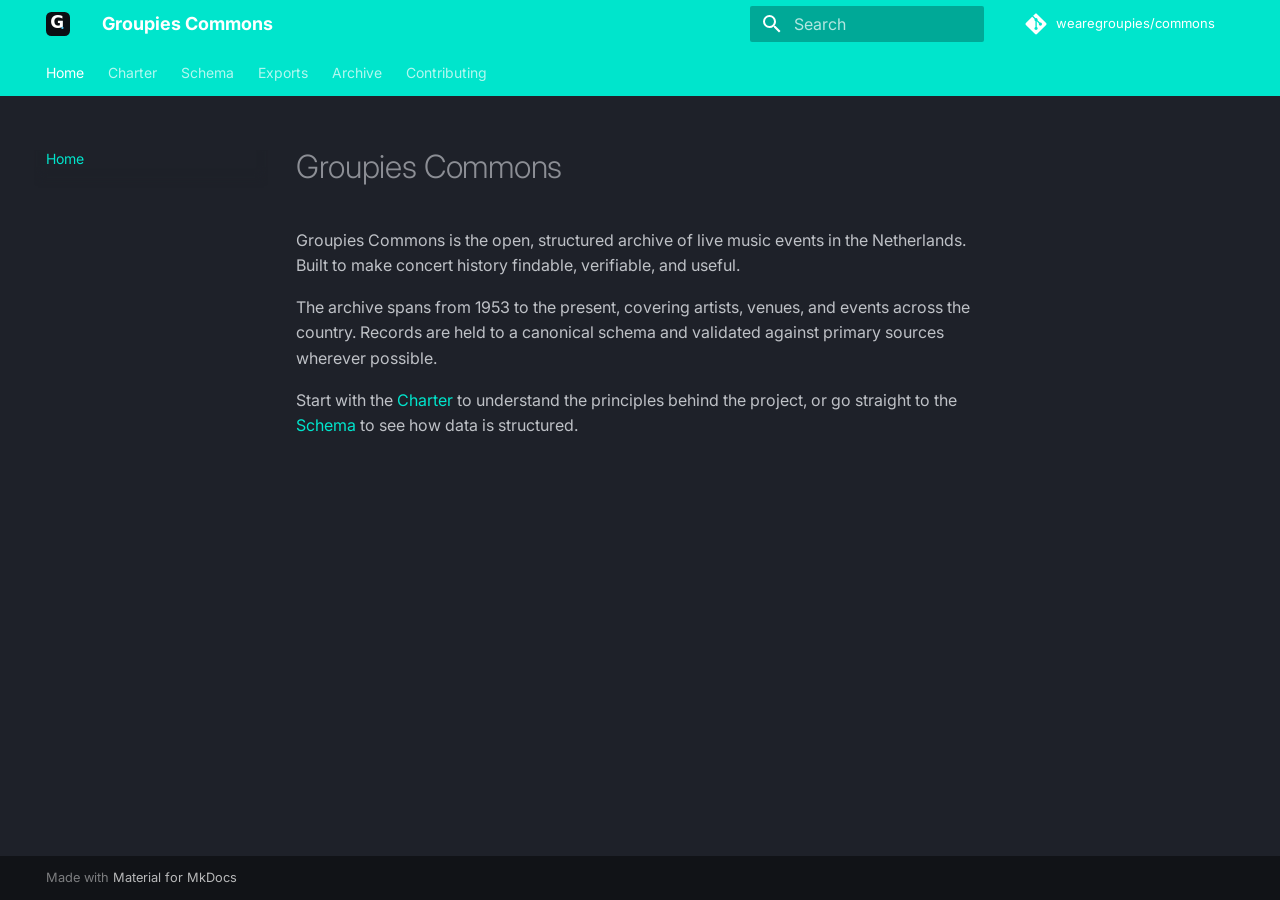
<file: index.html>
<!doctype html>
<html lang="en" class="no-js">
  <head>
    
      <meta charset="utf-8">
      <meta name="viewport" content="width=device-width,initial-scale=1">
      
        <meta name="description" content="The public archive of live music in the Netherlands">
      
      
      
        <link rel="canonical" href="https://docs.wearegroupies.com/">
      
      
      
        <link rel="next" href="charter/">
      
      
        
      
      
      <link rel="icon" href="assets/groupies-icon.svg">
      <meta name="generator" content="mkdocs-1.6.1, mkdocs-material-9.7.6">
    
    
      
        <title>Groupies Commons</title>
      
    
    
      <link rel="stylesheet" href="assets/stylesheets/main.484c7ddc.min.css">
      
        
        <link rel="stylesheet" href="assets/stylesheets/palette.ab4e12ef.min.css">
      
      


    
    
      
    
    
      
        
        
        <link rel="preconnect" href="https://fonts.gstatic.com" crossorigin>
        <link rel="stylesheet" href="https://fonts.googleapis.com/css?family=Inter:300,300i,400,400i,700,700i%7CJetBrains+Mono:400,400i,700,700i&display=fallback">
        <style>:root{--md-text-font:"Inter";--md-code-font:"JetBrains Mono"}</style>
      
    
    
      <link rel="stylesheet" href="stylesheets/extra.css">
    
    <script>__md_scope=new URL(".",location),__md_hash=e=>[...e].reduce(((e,_)=>(e<<5)-e+_.charCodeAt(0)),0),__md_get=(e,_=localStorage,t=__md_scope)=>JSON.parse(_.getItem(t.pathname+"."+e)),__md_set=(e,_,t=localStorage,a=__md_scope)=>{try{t.setItem(a.pathname+"."+e,JSON.stringify(_))}catch(e){}}</script>
    
      

    
    
  </head>
  
  
    
    
    
    
    
    <body dir="ltr" data-md-color-scheme="slate" data-md-color-primary="custom" data-md-color-accent="custom">
  
    
    <input class="md-toggle" data-md-toggle="drawer" type="checkbox" id="__drawer" autocomplete="off">
    <input class="md-toggle" data-md-toggle="search" type="checkbox" id="__search" autocomplete="off">
    <label class="md-overlay" for="__drawer"></label>
    <div data-md-component="skip">
      
        
        <a href="#groupies-commons" class="md-skip">
          Skip to content
        </a>
      
    </div>
    <div data-md-component="announce">
      
    </div>
    
    
      

<header class="md-header" data-md-component="header">
  <nav class="md-header__inner md-grid" aria-label="Header">
    <a href="." title="Groupies Commons" class="md-header__button md-logo" aria-label="Groupies Commons" data-md-component="logo">
      
  <img src="assets/groupies-icon.svg" alt="logo">

    </a>
    <label class="md-header__button md-icon" for="__drawer">
      
      <svg xmlns="http://www.w3.org/2000/svg" viewBox="0 0 24 24"><path d="M3 6h18v2H3zm0 5h18v2H3zm0 5h18v2H3z"/></svg>
    </label>
    <div class="md-header__title" data-md-component="header-title">
      <div class="md-header__ellipsis">
        <div class="md-header__topic">
          <span class="md-ellipsis">
            Groupies Commons
          </span>
        </div>
        <div class="md-header__topic" data-md-component="header-topic">
          <span class="md-ellipsis">
            
              Home
            
          </span>
        </div>
      </div>
    </div>
    
      
    
    
    
    
      
      
        <label class="md-header__button md-icon" for="__search">
          
          <svg xmlns="http://www.w3.org/2000/svg" viewBox="0 0 24 24"><path d="M9.5 3A6.5 6.5 0 0 1 16 9.5c0 1.61-.59 3.09-1.56 4.23l.27.27h.79l5 5-1.5 1.5-5-5v-.79l-.27-.27A6.52 6.52 0 0 1 9.5 16 6.5 6.5 0 0 1 3 9.5 6.5 6.5 0 0 1 9.5 3m0 2C7 5 5 7 5 9.5S7 14 9.5 14 14 12 14 9.5 12 5 9.5 5"/></svg>
        </label>
        <div class="md-search" data-md-component="search" role="dialog">
  <label class="md-search__overlay" for="__search"></label>
  <div class="md-search__inner" role="search">
    <form class="md-search__form" name="search">
      <input type="text" class="md-search__input" name="query" aria-label="Search" placeholder="Search" autocapitalize="off" autocorrect="off" autocomplete="off" spellcheck="false" data-md-component="search-query" required>
      <label class="md-search__icon md-icon" for="__search">
        
        <svg xmlns="http://www.w3.org/2000/svg" viewBox="0 0 24 24"><path d="M9.5 3A6.5 6.5 0 0 1 16 9.5c0 1.61-.59 3.09-1.56 4.23l.27.27h.79l5 5-1.5 1.5-5-5v-.79l-.27-.27A6.52 6.52 0 0 1 9.5 16 6.5 6.5 0 0 1 3 9.5 6.5 6.5 0 0 1 9.5 3m0 2C7 5 5 7 5 9.5S7 14 9.5 14 14 12 14 9.5 12 5 9.5 5"/></svg>
        
        <svg xmlns="http://www.w3.org/2000/svg" viewBox="0 0 24 24"><path d="M20 11v2H8l5.5 5.5-1.42 1.42L4.16 12l7.92-7.92L13.5 5.5 8 11z"/></svg>
      </label>
      <nav class="md-search__options" aria-label="Search">
        
        <button type="reset" class="md-search__icon md-icon" title="Clear" aria-label="Clear" tabindex="-1">
          
          <svg xmlns="http://www.w3.org/2000/svg" viewBox="0 0 24 24"><path d="M19 6.41 17.59 5 12 10.59 6.41 5 5 6.41 10.59 12 5 17.59 6.41 19 12 13.41 17.59 19 19 17.59 13.41 12z"/></svg>
        </button>
      </nav>
      
        <div class="md-search__suggest" data-md-component="search-suggest"></div>
      
    </form>
    <div class="md-search__output">
      <div class="md-search__scrollwrap" tabindex="0" data-md-scrollfix>
        <div class="md-search-result" data-md-component="search-result">
          <div class="md-search-result__meta">
            Initializing search
          </div>
          <ol class="md-search-result__list" role="presentation"></ol>
        </div>
      </div>
    </div>
  </div>
</div>
      
    
    
      <div class="md-header__source">
        <a href="https://github.com/wearegroupies/commons" title="Go to repository" class="md-source" data-md-component="source">
  <div class="md-source__icon md-icon">
    
    <svg xmlns="http://www.w3.org/2000/svg" viewBox="0 0 448 512"><!--! Font Awesome Free 7.1.0 by @fontawesome - https://fontawesome.com License - https://fontawesome.com/license/free (Icons: CC BY 4.0, Fonts: SIL OFL 1.1, Code: MIT License) Copyright 2025 Fonticons, Inc.--><path d="M439.6 236.1 244 40.5c-5.4-5.5-12.8-8.5-20.4-8.5s-15 3-20.4 8.4L162.5 81l51.5 51.5c27.1-9.1 52.7 16.8 43.4 43.7l49.7 49.7c34.2-11.8 61.2 31 35.5 56.7-26.5 26.5-70.2-2.9-56-37.3L240.3 199v121.9c25.3 12.5 22.3 41.8 9.1 55-6.4 6.4-15.2 10.1-24.3 10.1s-17.8-3.6-24.3-10.1c-17.6-17.6-11.1-46.9 11.2-56v-123c-20.8-8.5-24.6-30.7-18.6-45L142.6 101 8.5 235.1C3 240.6 0 247.9 0 255.5s3 15 8.5 20.4l195.6 195.7c5.4 5.4 12.7 8.4 20.4 8.4s15-3 20.4-8.4l194.7-194.7c5.4-5.4 8.4-12.8 8.4-20.4s-3-15-8.4-20.4"/></svg>
  </div>
  <div class="md-source__repository">
    wearegroupies/commons
  </div>
</a>
      </div>
    
  </nav>
  
</header>
    
    <div class="md-container" data-md-component="container">
      
      
        
          
            
<nav class="md-tabs" aria-label="Tabs" data-md-component="tabs">
  <div class="md-grid">
    <ul class="md-tabs__list">
      
        
  
  
  
    
  
  
    <li class="md-tabs__item md-tabs__item--active">
      <a href="." class="md-tabs__link">
        
  
  
    
  
  Home

      </a>
    </li>
  

      
        
  
  
  
  
    <li class="md-tabs__item">
      <a href="charter/" class="md-tabs__link">
        
  
  
    
  
  Charter

      </a>
    </li>
  

      
        
  
  
  
  
    
    
      <li class="md-tabs__item">
        <a href="schema/" class="md-tabs__link">
          
  
  
  Schema

        </a>
      </li>
    
  

      
        
  
  
  
  
    
    
      <li class="md-tabs__item">
        <a href="exports/" class="md-tabs__link">
          
  
  
  Exports

        </a>
      </li>
    
  

      
        
  
  
  
  
    <li class="md-tabs__item">
      <a href="archive/" class="md-tabs__link">
        
  
  
    
  
  Archive

      </a>
    </li>
  

      
        
  
  
  
  
    <li class="md-tabs__item">
      <a href="contributing/" class="md-tabs__link">
        
  
  
    
  
  Contributing

      </a>
    </li>
  

      
    </ul>
  </div>
</nav>
          
        
      
      <main class="md-main" data-md-component="main">
        <div class="md-main__inner md-grid">
          
            
              
              <div class="md-sidebar md-sidebar--primary" data-md-component="sidebar" data-md-type="navigation" >
                <div class="md-sidebar__scrollwrap">
                  <div class="md-sidebar__inner">
                    


  


<nav class="md-nav md-nav--primary md-nav--lifted" aria-label="Navigation" data-md-level="0">
  <label class="md-nav__title" for="__drawer">
    <a href="." title="Groupies Commons" class="md-nav__button md-logo" aria-label="Groupies Commons" data-md-component="logo">
      
  <img src="assets/groupies-icon.svg" alt="logo">

    </a>
    Groupies Commons
  </label>
  
    <div class="md-nav__source">
      <a href="https://github.com/wearegroupies/commons" title="Go to repository" class="md-source" data-md-component="source">
  <div class="md-source__icon md-icon">
    
    <svg xmlns="http://www.w3.org/2000/svg" viewBox="0 0 448 512"><!--! Font Awesome Free 7.1.0 by @fontawesome - https://fontawesome.com License - https://fontawesome.com/license/free (Icons: CC BY 4.0, Fonts: SIL OFL 1.1, Code: MIT License) Copyright 2025 Fonticons, Inc.--><path d="M439.6 236.1 244 40.5c-5.4-5.5-12.8-8.5-20.4-8.5s-15 3-20.4 8.4L162.5 81l51.5 51.5c27.1-9.1 52.7 16.8 43.4 43.7l49.7 49.7c34.2-11.8 61.2 31 35.5 56.7-26.5 26.5-70.2-2.9-56-37.3L240.3 199v121.9c25.3 12.5 22.3 41.8 9.1 55-6.4 6.4-15.2 10.1-24.3 10.1s-17.8-3.6-24.3-10.1c-17.6-17.6-11.1-46.9 11.2-56v-123c-20.8-8.5-24.6-30.7-18.6-45L142.6 101 8.5 235.1C3 240.6 0 247.9 0 255.5s3 15 8.5 20.4l195.6 195.7c5.4 5.4 12.7 8.4 20.4 8.4s15-3 20.4-8.4l194.7-194.7c5.4-5.4 8.4-12.8 8.4-20.4s-3-15-8.4-20.4"/></svg>
  </div>
  <div class="md-source__repository">
    wearegroupies/commons
  </div>
</a>
    </div>
  
  <ul class="md-nav__list" data-md-scrollfix>
    
      
      
  
  
    
  
  
  
    <li class="md-nav__item md-nav__item--active">
      
      <input class="md-nav__toggle md-toggle" type="checkbox" id="__toc">
      
      
        
      
      
      <a href="." class="md-nav__link md-nav__link--active">
        
  
  
  <span class="md-ellipsis">
    
  
    Home
  

    
  </span>
  
  

      </a>
      
    </li>
  

    
      
      
  
  
  
  
    <li class="md-nav__item">
      <a href="charter/" class="md-nav__link">
        
  
  
  <span class="md-ellipsis">
    
  
    Charter
  

    
  </span>
  
  

      </a>
    </li>
  

    
      
      
  
  
  
  
    
    
    
    
      
      
        
      
    
    
    <li class="md-nav__item md-nav__item--nested">
      
        
        
        <input class="md-nav__toggle md-toggle " type="checkbox" id="__nav_3" >
        
          
          <label class="md-nav__link" for="__nav_3" id="__nav_3_label" tabindex="0">
            
  
  
  <span class="md-ellipsis">
    
  
    Schema
  

    
  </span>
  
  

            <span class="md-nav__icon md-icon"></span>
          </label>
        
        <nav class="md-nav" data-md-level="1" aria-labelledby="__nav_3_label" aria-expanded="false">
          <label class="md-nav__title" for="__nav_3">
            <span class="md-nav__icon md-icon"></span>
            
  
    Schema
  

          </label>
          <ul class="md-nav__list" data-md-scrollfix>
            
              
                
  
  
  
  
    <li class="md-nav__item">
      <a href="schema/" class="md-nav__link">
        
  
  
  <span class="md-ellipsis">
    
  
    Overview
  

    
  </span>
  
  

      </a>
    </li>
  

              
            
              
                
  
  
  
  
    <li class="md-nav__item">
      <a href="schema/events/" class="md-nav__link">
        
  
  
  <span class="md-ellipsis">
    
  
    Events
  

    
  </span>
  
  

      </a>
    </li>
  

              
            
              
                
  
  
  
  
    <li class="md-nav__item">
      <a href="schema/artists/" class="md-nav__link">
        
  
  
  <span class="md-ellipsis">
    
  
    Artists
  

    
  </span>
  
  

      </a>
    </li>
  

              
            
              
                
  
  
  
  
    <li class="md-nav__item">
      <a href="schema/venues/" class="md-nav__link">
        
  
  
  <span class="md-ellipsis">
    
  
    Venues
  

    
  </span>
  
  

      </a>
    </li>
  

              
            
          </ul>
        </nav>
      
    </li>
  

    
      
      
  
  
  
  
    
    
    
    
      
      
        
      
    
    
    <li class="md-nav__item md-nav__item--nested">
      
        
        
        <input class="md-nav__toggle md-toggle " type="checkbox" id="__nav_4" >
        
          
          <label class="md-nav__link" for="__nav_4" id="__nav_4_label" tabindex="0">
            
  
  
  <span class="md-ellipsis">
    
  
    Exports
  

    
  </span>
  
  

            <span class="md-nav__icon md-icon"></span>
          </label>
        
        <nav class="md-nav" data-md-level="1" aria-labelledby="__nav_4_label" aria-expanded="false">
          <label class="md-nav__title" for="__nav_4">
            <span class="md-nav__icon md-icon"></span>
            
  
    Exports
  

          </label>
          <ul class="md-nav__list" data-md-scrollfix>
            
              
                
  
  
  
  
    <li class="md-nav__item">
      <a href="exports/" class="md-nav__link">
        
  
  
  <span class="md-ellipsis">
    
  
    Overview
  

    
  </span>
  
  

      </a>
    </li>
  

              
            
              
                
  
  
  
  
    <li class="md-nav__item">
      <a href="exports/formats/" class="md-nav__link">
        
  
  
  <span class="md-ellipsis">
    
  
    Formats
  

    
  </span>
  
  

      </a>
    </li>
  

              
            
          </ul>
        </nav>
      
    </li>
  

    
      
      
  
  
  
  
    <li class="md-nav__item">
      <a href="archive/" class="md-nav__link">
        
  
  
  <span class="md-ellipsis">
    
  
    Archive
  

    
  </span>
  
  

      </a>
    </li>
  

    
      
      
  
  
  
  
    <li class="md-nav__item">
      <a href="contributing/" class="md-nav__link">
        
  
  
  <span class="md-ellipsis">
    
  
    Contributing
  

    
  </span>
  
  

      </a>
    </li>
  

    
  </ul>
</nav>
                  </div>
                </div>
              </div>
            
            
              
              <div class="md-sidebar md-sidebar--secondary" data-md-component="sidebar" data-md-type="toc" >
                <div class="md-sidebar__scrollwrap">
                  <div class="md-sidebar__inner">
                    

<nav class="md-nav md-nav--secondary" aria-label="Table of contents">
  
  
  
    
  
  
</nav>
                  </div>
                </div>
              </div>
            
          
          
            <div class="md-content" data-md-component="content">
              
              <article class="md-content__inner md-typeset">
                
                  



<h1 id="groupies-commons">Groupies Commons<a class="headerlink" href="#groupies-commons" title="Permanent link">&para;</a></h1>
<p>Groupies Commons is the open, structured archive of live music events in the Netherlands. Built to make concert history findable, verifiable, and useful.</p>
<p>The archive spans from 1953 to the present, covering artists, venues, and events across the country. Records are held to a canonical schema and validated against primary sources wherever possible.</p>
<p>Start with the <a href="charter/">Charter</a> to understand the principles behind the project, or go straight to the <a href="schema/">Schema</a> to see how data is structured.</p>












                
              </article>
            </div>
          
          
<script>var target=document.getElementById(location.hash.slice(1));target&&target.name&&(target.checked=target.name.startsWith("__tabbed_"))</script>
        </div>
        
          <button type="button" class="md-top md-icon" data-md-component="top" hidden>
  
  <svg xmlns="http://www.w3.org/2000/svg" viewBox="0 0 24 24"><path d="M13 20h-2V8l-5.5 5.5-1.42-1.42L12 4.16l7.92 7.92-1.42 1.42L13 8z"/></svg>
  Back to top
</button>
        
      </main>
      
        <footer class="md-footer">
  
  <div class="md-footer-meta md-typeset">
    <div class="md-footer-meta__inner md-grid">
      <div class="md-copyright">
  
  
    Made with
    <a href="https://squidfunk.github.io/mkdocs-material/" target="_blank" rel="noopener">
      Material for MkDocs
    </a>
  
</div>
      
    </div>
  </div>
</footer>
      
    </div>
    <div class="md-dialog" data-md-component="dialog">
      <div class="md-dialog__inner md-typeset"></div>
    </div>
    
    
    
      
      
      <script id="__config" type="application/json">{"annotate": null, "base": ".", "features": ["navigation.tabs", "navigation.sections", "navigation.top", "search.highlight", "search.suggest", "content.code.copy"], "search": "assets/javascripts/workers/search.2c215733.min.js", "tags": null, "translations": {"clipboard.copied": "Copied to clipboard", "clipboard.copy": "Copy to clipboard", "search.result.more.one": "1 more on this page", "search.result.more.other": "# more on this page", "search.result.none": "No matching documents", "search.result.one": "1 matching document", "search.result.other": "# matching documents", "search.result.placeholder": "Type to start searching", "search.result.term.missing": "Missing", "select.version": "Select version"}, "version": null}</script>
    
    
      <script src="assets/javascripts/bundle.79ae519e.min.js"></script>
      
    
  </body>
</html>
</file>
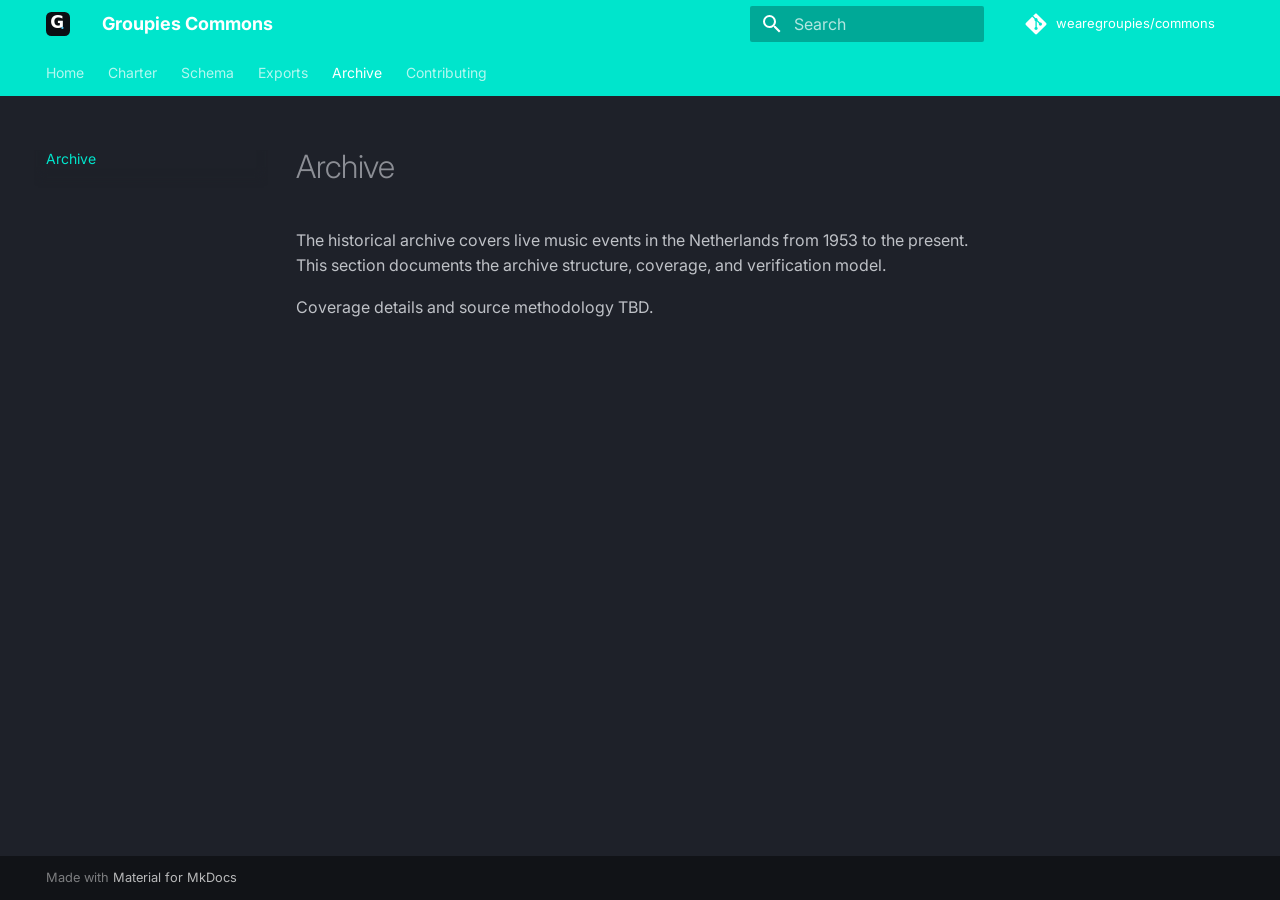
<file: archive/index.html>
<!doctype html>
<html lang="en" class="no-js">
  <head>
    
      <meta charset="utf-8">
      <meta name="viewport" content="width=device-width,initial-scale=1">
      
        <meta name="description" content="The public archive of live music in the Netherlands">
      
      
      
        <link rel="canonical" href="https://docs.wearegroupies.com/archive/">
      
      
        <link rel="prev" href="../exports/formats/">
      
      
        <link rel="next" href="../contributing/">
      
      
        
      
      
      <link rel="icon" href="../assets/groupies-icon.svg">
      <meta name="generator" content="mkdocs-1.6.1, mkdocs-material-9.7.6">
    
    
      
        <title>Archive - Groupies Commons</title>
      
    
    
      <link rel="stylesheet" href="../assets/stylesheets/main.484c7ddc.min.css">
      
        
        <link rel="stylesheet" href="../assets/stylesheets/palette.ab4e12ef.min.css">
      
      


    
    
      
    
    
      
        
        
        <link rel="preconnect" href="https://fonts.gstatic.com" crossorigin>
        <link rel="stylesheet" href="https://fonts.googleapis.com/css?family=Inter:300,300i,400,400i,700,700i%7CJetBrains+Mono:400,400i,700,700i&display=fallback">
        <style>:root{--md-text-font:"Inter";--md-code-font:"JetBrains Mono"}</style>
      
    
    
      <link rel="stylesheet" href="../stylesheets/extra.css">
    
    <script>__md_scope=new URL("..",location),__md_hash=e=>[...e].reduce(((e,_)=>(e<<5)-e+_.charCodeAt(0)),0),__md_get=(e,_=localStorage,t=__md_scope)=>JSON.parse(_.getItem(t.pathname+"."+e)),__md_set=(e,_,t=localStorage,a=__md_scope)=>{try{t.setItem(a.pathname+"."+e,JSON.stringify(_))}catch(e){}}</script>
    
      

    
    
  </head>
  
  
    
    
    
    
    
    <body dir="ltr" data-md-color-scheme="slate" data-md-color-primary="custom" data-md-color-accent="custom">
  
    
    <input class="md-toggle" data-md-toggle="drawer" type="checkbox" id="__drawer" autocomplete="off">
    <input class="md-toggle" data-md-toggle="search" type="checkbox" id="__search" autocomplete="off">
    <label class="md-overlay" for="__drawer"></label>
    <div data-md-component="skip">
      
        
        <a href="#archive" class="md-skip">
          Skip to content
        </a>
      
    </div>
    <div data-md-component="announce">
      
    </div>
    
    
      

<header class="md-header" data-md-component="header">
  <nav class="md-header__inner md-grid" aria-label="Header">
    <a href=".." title="Groupies Commons" class="md-header__button md-logo" aria-label="Groupies Commons" data-md-component="logo">
      
  <img src="../assets/groupies-icon.svg" alt="logo">

    </a>
    <label class="md-header__button md-icon" for="__drawer">
      
      <svg xmlns="http://www.w3.org/2000/svg" viewBox="0 0 24 24"><path d="M3 6h18v2H3zm0 5h18v2H3zm0 5h18v2H3z"/></svg>
    </label>
    <div class="md-header__title" data-md-component="header-title">
      <div class="md-header__ellipsis">
        <div class="md-header__topic">
          <span class="md-ellipsis">
            Groupies Commons
          </span>
        </div>
        <div class="md-header__topic" data-md-component="header-topic">
          <span class="md-ellipsis">
            
              Archive
            
          </span>
        </div>
      </div>
    </div>
    
      
    
    
    
    
      
      
        <label class="md-header__button md-icon" for="__search">
          
          <svg xmlns="http://www.w3.org/2000/svg" viewBox="0 0 24 24"><path d="M9.5 3A6.5 6.5 0 0 1 16 9.5c0 1.61-.59 3.09-1.56 4.23l.27.27h.79l5 5-1.5 1.5-5-5v-.79l-.27-.27A6.52 6.52 0 0 1 9.5 16 6.5 6.5 0 0 1 3 9.5 6.5 6.5 0 0 1 9.5 3m0 2C7 5 5 7 5 9.5S7 14 9.5 14 14 12 14 9.5 12 5 9.5 5"/></svg>
        </label>
        <div class="md-search" data-md-component="search" role="dialog">
  <label class="md-search__overlay" for="__search"></label>
  <div class="md-search__inner" role="search">
    <form class="md-search__form" name="search">
      <input type="text" class="md-search__input" name="query" aria-label="Search" placeholder="Search" autocapitalize="off" autocorrect="off" autocomplete="off" spellcheck="false" data-md-component="search-query" required>
      <label class="md-search__icon md-icon" for="__search">
        
        <svg xmlns="http://www.w3.org/2000/svg" viewBox="0 0 24 24"><path d="M9.5 3A6.5 6.5 0 0 1 16 9.5c0 1.61-.59 3.09-1.56 4.23l.27.27h.79l5 5-1.5 1.5-5-5v-.79l-.27-.27A6.52 6.52 0 0 1 9.5 16 6.5 6.5 0 0 1 3 9.5 6.5 6.5 0 0 1 9.5 3m0 2C7 5 5 7 5 9.5S7 14 9.5 14 14 12 14 9.5 12 5 9.5 5"/></svg>
        
        <svg xmlns="http://www.w3.org/2000/svg" viewBox="0 0 24 24"><path d="M20 11v2H8l5.5 5.5-1.42 1.42L4.16 12l7.92-7.92L13.5 5.5 8 11z"/></svg>
      </label>
      <nav class="md-search__options" aria-label="Search">
        
        <button type="reset" class="md-search__icon md-icon" title="Clear" aria-label="Clear" tabindex="-1">
          
          <svg xmlns="http://www.w3.org/2000/svg" viewBox="0 0 24 24"><path d="M19 6.41 17.59 5 12 10.59 6.41 5 5 6.41 10.59 12 5 17.59 6.41 19 12 13.41 17.59 19 19 17.59 13.41 12z"/></svg>
        </button>
      </nav>
      
        <div class="md-search__suggest" data-md-component="search-suggest"></div>
      
    </form>
    <div class="md-search__output">
      <div class="md-search__scrollwrap" tabindex="0" data-md-scrollfix>
        <div class="md-search-result" data-md-component="search-result">
          <div class="md-search-result__meta">
            Initializing search
          </div>
          <ol class="md-search-result__list" role="presentation"></ol>
        </div>
      </div>
    </div>
  </div>
</div>
      
    
    
      <div class="md-header__source">
        <a href="https://github.com/wearegroupies/commons" title="Go to repository" class="md-source" data-md-component="source">
  <div class="md-source__icon md-icon">
    
    <svg xmlns="http://www.w3.org/2000/svg" viewBox="0 0 448 512"><!--! Font Awesome Free 7.1.0 by @fontawesome - https://fontawesome.com License - https://fontawesome.com/license/free (Icons: CC BY 4.0, Fonts: SIL OFL 1.1, Code: MIT License) Copyright 2025 Fonticons, Inc.--><path d="M439.6 236.1 244 40.5c-5.4-5.5-12.8-8.5-20.4-8.5s-15 3-20.4 8.4L162.5 81l51.5 51.5c27.1-9.1 52.7 16.8 43.4 43.7l49.7 49.7c34.2-11.8 61.2 31 35.5 56.7-26.5 26.5-70.2-2.9-56-37.3L240.3 199v121.9c25.3 12.5 22.3 41.8 9.1 55-6.4 6.4-15.2 10.1-24.3 10.1s-17.8-3.6-24.3-10.1c-17.6-17.6-11.1-46.9 11.2-56v-123c-20.8-8.5-24.6-30.7-18.6-45L142.6 101 8.5 235.1C3 240.6 0 247.9 0 255.5s3 15 8.5 20.4l195.6 195.7c5.4 5.4 12.7 8.4 20.4 8.4s15-3 20.4-8.4l194.7-194.7c5.4-5.4 8.4-12.8 8.4-20.4s-3-15-8.4-20.4"/></svg>
  </div>
  <div class="md-source__repository">
    wearegroupies/commons
  </div>
</a>
      </div>
    
  </nav>
  
</header>
    
    <div class="md-container" data-md-component="container">
      
      
        
          
            
<nav class="md-tabs" aria-label="Tabs" data-md-component="tabs">
  <div class="md-grid">
    <ul class="md-tabs__list">
      
        
  
  
  
  
    <li class="md-tabs__item">
      <a href=".." class="md-tabs__link">
        
  
  
    
  
  Home

      </a>
    </li>
  

      
        
  
  
  
  
    <li class="md-tabs__item">
      <a href="../charter/" class="md-tabs__link">
        
  
  
    
  
  Charter

      </a>
    </li>
  

      
        
  
  
  
  
    
    
      <li class="md-tabs__item">
        <a href="../schema/" class="md-tabs__link">
          
  
  
  Schema

        </a>
      </li>
    
  

      
        
  
  
  
  
    
    
      <li class="md-tabs__item">
        <a href="../exports/" class="md-tabs__link">
          
  
  
  Exports

        </a>
      </li>
    
  

      
        
  
  
  
    
  
  
    <li class="md-tabs__item md-tabs__item--active">
      <a href="./" class="md-tabs__link">
        
  
  
    
  
  Archive

      </a>
    </li>
  

      
        
  
  
  
  
    <li class="md-tabs__item">
      <a href="../contributing/" class="md-tabs__link">
        
  
  
    
  
  Contributing

      </a>
    </li>
  

      
    </ul>
  </div>
</nav>
          
        
      
      <main class="md-main" data-md-component="main">
        <div class="md-main__inner md-grid">
          
            
              
              <div class="md-sidebar md-sidebar--primary" data-md-component="sidebar" data-md-type="navigation" >
                <div class="md-sidebar__scrollwrap">
                  <div class="md-sidebar__inner">
                    


  


<nav class="md-nav md-nav--primary md-nav--lifted" aria-label="Navigation" data-md-level="0">
  <label class="md-nav__title" for="__drawer">
    <a href=".." title="Groupies Commons" class="md-nav__button md-logo" aria-label="Groupies Commons" data-md-component="logo">
      
  <img src="../assets/groupies-icon.svg" alt="logo">

    </a>
    Groupies Commons
  </label>
  
    <div class="md-nav__source">
      <a href="https://github.com/wearegroupies/commons" title="Go to repository" class="md-source" data-md-component="source">
  <div class="md-source__icon md-icon">
    
    <svg xmlns="http://www.w3.org/2000/svg" viewBox="0 0 448 512"><!--! Font Awesome Free 7.1.0 by @fontawesome - https://fontawesome.com License - https://fontawesome.com/license/free (Icons: CC BY 4.0, Fonts: SIL OFL 1.1, Code: MIT License) Copyright 2025 Fonticons, Inc.--><path d="M439.6 236.1 244 40.5c-5.4-5.5-12.8-8.5-20.4-8.5s-15 3-20.4 8.4L162.5 81l51.5 51.5c27.1-9.1 52.7 16.8 43.4 43.7l49.7 49.7c34.2-11.8 61.2 31 35.5 56.7-26.5 26.5-70.2-2.9-56-37.3L240.3 199v121.9c25.3 12.5 22.3 41.8 9.1 55-6.4 6.4-15.2 10.1-24.3 10.1s-17.8-3.6-24.3-10.1c-17.6-17.6-11.1-46.9 11.2-56v-123c-20.8-8.5-24.6-30.7-18.6-45L142.6 101 8.5 235.1C3 240.6 0 247.9 0 255.5s3 15 8.5 20.4l195.6 195.7c5.4 5.4 12.7 8.4 20.4 8.4s15-3 20.4-8.4l194.7-194.7c5.4-5.4 8.4-12.8 8.4-20.4s-3-15-8.4-20.4"/></svg>
  </div>
  <div class="md-source__repository">
    wearegroupies/commons
  </div>
</a>
    </div>
  
  <ul class="md-nav__list" data-md-scrollfix>
    
      
      
  
  
  
  
    <li class="md-nav__item">
      <a href=".." class="md-nav__link">
        
  
  
  <span class="md-ellipsis">
    
  
    Home
  

    
  </span>
  
  

      </a>
    </li>
  

    
      
      
  
  
  
  
    <li class="md-nav__item">
      <a href="../charter/" class="md-nav__link">
        
  
  
  <span class="md-ellipsis">
    
  
    Charter
  

    
  </span>
  
  

      </a>
    </li>
  

    
      
      
  
  
  
  
    
    
    
    
      
      
        
      
    
    
    <li class="md-nav__item md-nav__item--nested">
      
        
        
        <input class="md-nav__toggle md-toggle " type="checkbox" id="__nav_3" >
        
          
          <label class="md-nav__link" for="__nav_3" id="__nav_3_label" tabindex="0">
            
  
  
  <span class="md-ellipsis">
    
  
    Schema
  

    
  </span>
  
  

            <span class="md-nav__icon md-icon"></span>
          </label>
        
        <nav class="md-nav" data-md-level="1" aria-labelledby="__nav_3_label" aria-expanded="false">
          <label class="md-nav__title" for="__nav_3">
            <span class="md-nav__icon md-icon"></span>
            
  
    Schema
  

          </label>
          <ul class="md-nav__list" data-md-scrollfix>
            
              
                
  
  
  
  
    <li class="md-nav__item">
      <a href="../schema/" class="md-nav__link">
        
  
  
  <span class="md-ellipsis">
    
  
    Overview
  

    
  </span>
  
  

      </a>
    </li>
  

              
            
              
                
  
  
  
  
    <li class="md-nav__item">
      <a href="../schema/events/" class="md-nav__link">
        
  
  
  <span class="md-ellipsis">
    
  
    Events
  

    
  </span>
  
  

      </a>
    </li>
  

              
            
              
                
  
  
  
  
    <li class="md-nav__item">
      <a href="../schema/artists/" class="md-nav__link">
        
  
  
  <span class="md-ellipsis">
    
  
    Artists
  

    
  </span>
  
  

      </a>
    </li>
  

              
            
              
                
  
  
  
  
    <li class="md-nav__item">
      <a href="../schema/venues/" class="md-nav__link">
        
  
  
  <span class="md-ellipsis">
    
  
    Venues
  

    
  </span>
  
  

      </a>
    </li>
  

              
            
          </ul>
        </nav>
      
    </li>
  

    
      
      
  
  
  
  
    
    
    
    
      
      
        
      
    
    
    <li class="md-nav__item md-nav__item--nested">
      
        
        
        <input class="md-nav__toggle md-toggle " type="checkbox" id="__nav_4" >
        
          
          <label class="md-nav__link" for="__nav_4" id="__nav_4_label" tabindex="0">
            
  
  
  <span class="md-ellipsis">
    
  
    Exports
  

    
  </span>
  
  

            <span class="md-nav__icon md-icon"></span>
          </label>
        
        <nav class="md-nav" data-md-level="1" aria-labelledby="__nav_4_label" aria-expanded="false">
          <label class="md-nav__title" for="__nav_4">
            <span class="md-nav__icon md-icon"></span>
            
  
    Exports
  

          </label>
          <ul class="md-nav__list" data-md-scrollfix>
            
              
                
  
  
  
  
    <li class="md-nav__item">
      <a href="../exports/" class="md-nav__link">
        
  
  
  <span class="md-ellipsis">
    
  
    Overview
  

    
  </span>
  
  

      </a>
    </li>
  

              
            
              
                
  
  
  
  
    <li class="md-nav__item">
      <a href="../exports/formats/" class="md-nav__link">
        
  
  
  <span class="md-ellipsis">
    
  
    Formats
  

    
  </span>
  
  

      </a>
    </li>
  

              
            
          </ul>
        </nav>
      
    </li>
  

    
      
      
  
  
    
  
  
  
    <li class="md-nav__item md-nav__item--active">
      
      <input class="md-nav__toggle md-toggle" type="checkbox" id="__toc">
      
      
        
      
      
      <a href="./" class="md-nav__link md-nav__link--active">
        
  
  
  <span class="md-ellipsis">
    
  
    Archive
  

    
  </span>
  
  

      </a>
      
    </li>
  

    
      
      
  
  
  
  
    <li class="md-nav__item">
      <a href="../contributing/" class="md-nav__link">
        
  
  
  <span class="md-ellipsis">
    
  
    Contributing
  

    
  </span>
  
  

      </a>
    </li>
  

    
  </ul>
</nav>
                  </div>
                </div>
              </div>
            
            
              
              <div class="md-sidebar md-sidebar--secondary" data-md-component="sidebar" data-md-type="toc" >
                <div class="md-sidebar__scrollwrap">
                  <div class="md-sidebar__inner">
                    

<nav class="md-nav md-nav--secondary" aria-label="Table of contents">
  
  
  
    
  
  
</nav>
                  </div>
                </div>
              </div>
            
          
          
            <div class="md-content" data-md-component="content">
              
              <article class="md-content__inner md-typeset">
                
                  



<h1 id="archive">Archive<a class="headerlink" href="#archive" title="Permanent link">&para;</a></h1>
<p>The historical archive covers live music events in the Netherlands from 1953 to the present. This section documents the archive structure, coverage, and verification model.</p>
<p>Coverage details and source methodology TBD.</p>












                
              </article>
            </div>
          
          
<script>var target=document.getElementById(location.hash.slice(1));target&&target.name&&(target.checked=target.name.startsWith("__tabbed_"))</script>
        </div>
        
          <button type="button" class="md-top md-icon" data-md-component="top" hidden>
  
  <svg xmlns="http://www.w3.org/2000/svg" viewBox="0 0 24 24"><path d="M13 20h-2V8l-5.5 5.5-1.42-1.42L12 4.16l7.92 7.92-1.42 1.42L13 8z"/></svg>
  Back to top
</button>
        
      </main>
      
        <footer class="md-footer">
  
  <div class="md-footer-meta md-typeset">
    <div class="md-footer-meta__inner md-grid">
      <div class="md-copyright">
  
  
    Made with
    <a href="https://squidfunk.github.io/mkdocs-material/" target="_blank" rel="noopener">
      Material for MkDocs
    </a>
  
</div>
      
    </div>
  </div>
</footer>
      
    </div>
    <div class="md-dialog" data-md-component="dialog">
      <div class="md-dialog__inner md-typeset"></div>
    </div>
    
    
    
      
      
      <script id="__config" type="application/json">{"annotate": null, "base": "..", "features": ["navigation.tabs", "navigation.sections", "navigation.top", "search.highlight", "search.suggest", "content.code.copy"], "search": "../assets/javascripts/workers/search.2c215733.min.js", "tags": null, "translations": {"clipboard.copied": "Copied to clipboard", "clipboard.copy": "Copy to clipboard", "search.result.more.one": "1 more on this page", "search.result.more.other": "# more on this page", "search.result.none": "No matching documents", "search.result.one": "1 matching document", "search.result.other": "# matching documents", "search.result.placeholder": "Type to start searching", "search.result.term.missing": "Missing", "select.version": "Select version"}, "version": null}</script>
    
    
      <script src="../assets/javascripts/bundle.79ae519e.min.js"></script>
      
    
  </body>
</html>
</file>
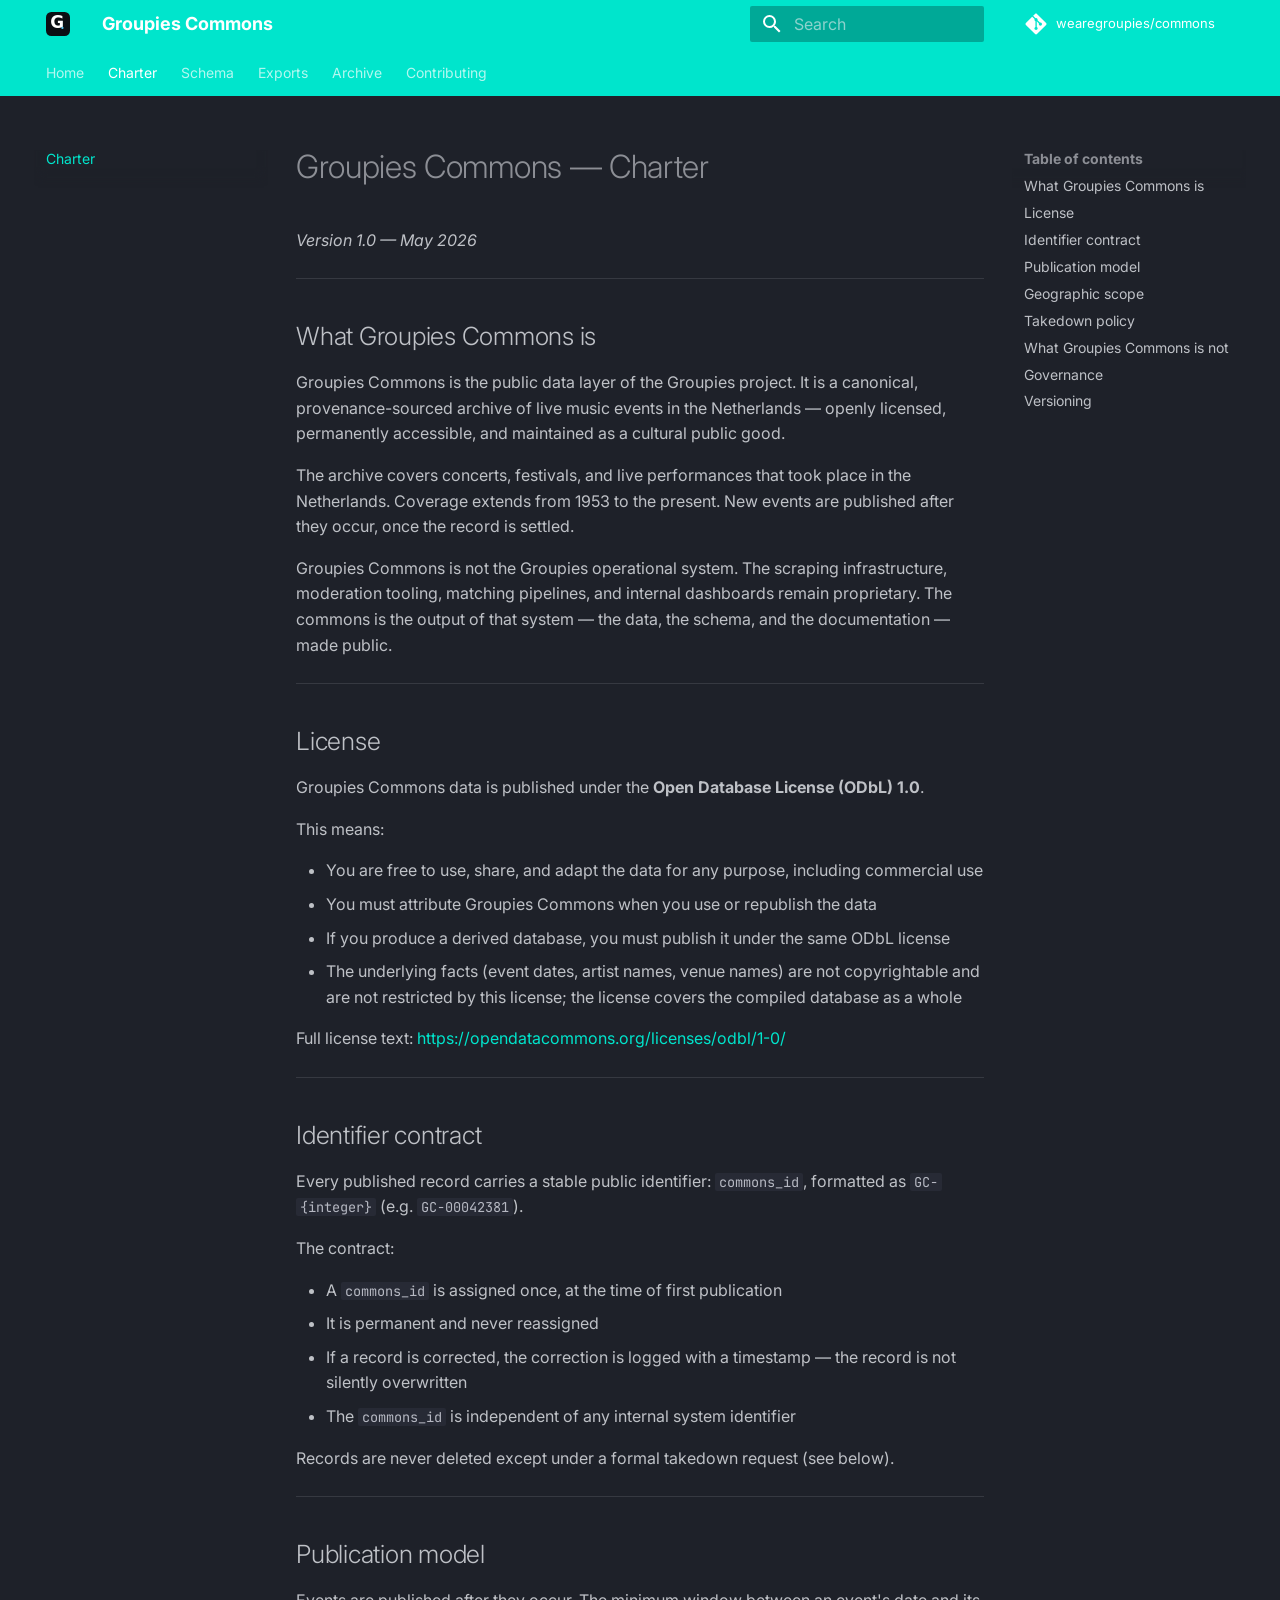
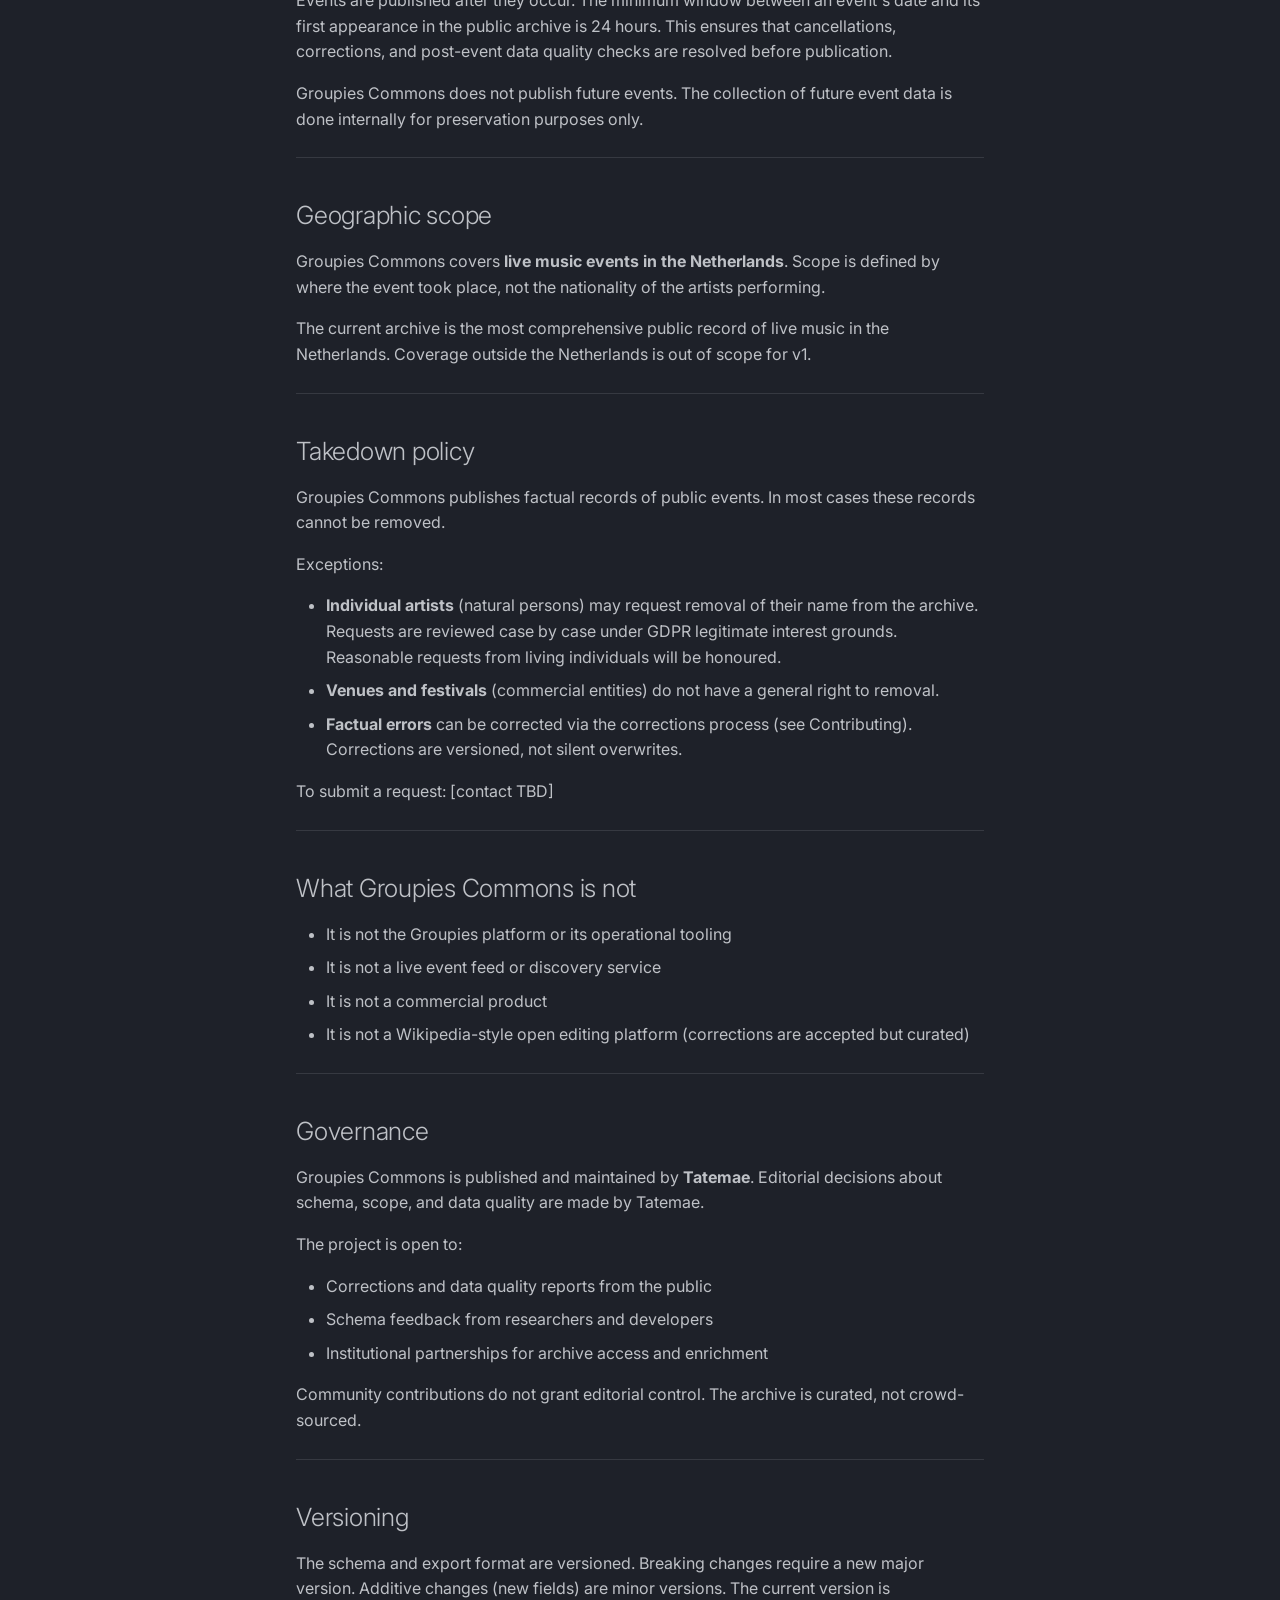
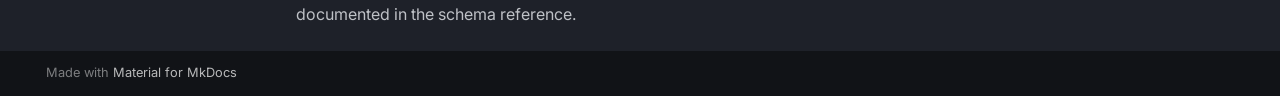
<file: charter/index.html>
<!doctype html>
<html lang="en" class="no-js">
  <head>
    
      <meta charset="utf-8">
      <meta name="viewport" content="width=device-width,initial-scale=1">
      
        <meta name="description" content="The public archive of live music in the Netherlands">
      
      
      
        <link rel="canonical" href="https://docs.wearegroupies.com/charter/">
      
      
        <link rel="prev" href="..">
      
      
        <link rel="next" href="../schema/">
      
      
        
      
      
      <link rel="icon" href="../assets/groupies-icon.svg">
      <meta name="generator" content="mkdocs-1.6.1, mkdocs-material-9.7.6">
    
    
      
        <title>Charter - Groupies Commons</title>
      
    
    
      <link rel="stylesheet" href="../assets/stylesheets/main.484c7ddc.min.css">
      
        
        <link rel="stylesheet" href="../assets/stylesheets/palette.ab4e12ef.min.css">
      
      


    
    
      
    
    
      
        
        
        <link rel="preconnect" href="https://fonts.gstatic.com" crossorigin>
        <link rel="stylesheet" href="https://fonts.googleapis.com/css?family=Inter:300,300i,400,400i,700,700i%7CJetBrains+Mono:400,400i,700,700i&display=fallback">
        <style>:root{--md-text-font:"Inter";--md-code-font:"JetBrains Mono"}</style>
      
    
    
      <link rel="stylesheet" href="../stylesheets/extra.css">
    
    <script>__md_scope=new URL("..",location),__md_hash=e=>[...e].reduce(((e,_)=>(e<<5)-e+_.charCodeAt(0)),0),__md_get=(e,_=localStorage,t=__md_scope)=>JSON.parse(_.getItem(t.pathname+"."+e)),__md_set=(e,_,t=localStorage,a=__md_scope)=>{try{t.setItem(a.pathname+"."+e,JSON.stringify(_))}catch(e){}}</script>
    
      

    
    
  </head>
  
  
    
    
    
    
    
    <body dir="ltr" data-md-color-scheme="slate" data-md-color-primary="custom" data-md-color-accent="custom">
  
    
    <input class="md-toggle" data-md-toggle="drawer" type="checkbox" id="__drawer" autocomplete="off">
    <input class="md-toggle" data-md-toggle="search" type="checkbox" id="__search" autocomplete="off">
    <label class="md-overlay" for="__drawer"></label>
    <div data-md-component="skip">
      
        
        <a href="#groupies-commons-charter" class="md-skip">
          Skip to content
        </a>
      
    </div>
    <div data-md-component="announce">
      
    </div>
    
    
      

<header class="md-header" data-md-component="header">
  <nav class="md-header__inner md-grid" aria-label="Header">
    <a href=".." title="Groupies Commons" class="md-header__button md-logo" aria-label="Groupies Commons" data-md-component="logo">
      
  <img src="../assets/groupies-icon.svg" alt="logo">

    </a>
    <label class="md-header__button md-icon" for="__drawer">
      
      <svg xmlns="http://www.w3.org/2000/svg" viewBox="0 0 24 24"><path d="M3 6h18v2H3zm0 5h18v2H3zm0 5h18v2H3z"/></svg>
    </label>
    <div class="md-header__title" data-md-component="header-title">
      <div class="md-header__ellipsis">
        <div class="md-header__topic">
          <span class="md-ellipsis">
            Groupies Commons
          </span>
        </div>
        <div class="md-header__topic" data-md-component="header-topic">
          <span class="md-ellipsis">
            
              Charter
            
          </span>
        </div>
      </div>
    </div>
    
      
    
    
    
    
      
      
        <label class="md-header__button md-icon" for="__search">
          
          <svg xmlns="http://www.w3.org/2000/svg" viewBox="0 0 24 24"><path d="M9.5 3A6.5 6.5 0 0 1 16 9.5c0 1.61-.59 3.09-1.56 4.23l.27.27h.79l5 5-1.5 1.5-5-5v-.79l-.27-.27A6.52 6.52 0 0 1 9.5 16 6.5 6.5 0 0 1 3 9.5 6.5 6.5 0 0 1 9.5 3m0 2C7 5 5 7 5 9.5S7 14 9.5 14 14 12 14 9.5 12 5 9.5 5"/></svg>
        </label>
        <div class="md-search" data-md-component="search" role="dialog">
  <label class="md-search__overlay" for="__search"></label>
  <div class="md-search__inner" role="search">
    <form class="md-search__form" name="search">
      <input type="text" class="md-search__input" name="query" aria-label="Search" placeholder="Search" autocapitalize="off" autocorrect="off" autocomplete="off" spellcheck="false" data-md-component="search-query" required>
      <label class="md-search__icon md-icon" for="__search">
        
        <svg xmlns="http://www.w3.org/2000/svg" viewBox="0 0 24 24"><path d="M9.5 3A6.5 6.5 0 0 1 16 9.5c0 1.61-.59 3.09-1.56 4.23l.27.27h.79l5 5-1.5 1.5-5-5v-.79l-.27-.27A6.52 6.52 0 0 1 9.5 16 6.5 6.5 0 0 1 3 9.5 6.5 6.5 0 0 1 9.5 3m0 2C7 5 5 7 5 9.5S7 14 9.5 14 14 12 14 9.5 12 5 9.5 5"/></svg>
        
        <svg xmlns="http://www.w3.org/2000/svg" viewBox="0 0 24 24"><path d="M20 11v2H8l5.5 5.5-1.42 1.42L4.16 12l7.92-7.92L13.5 5.5 8 11z"/></svg>
      </label>
      <nav class="md-search__options" aria-label="Search">
        
        <button type="reset" class="md-search__icon md-icon" title="Clear" aria-label="Clear" tabindex="-1">
          
          <svg xmlns="http://www.w3.org/2000/svg" viewBox="0 0 24 24"><path d="M19 6.41 17.59 5 12 10.59 6.41 5 5 6.41 10.59 12 5 17.59 6.41 19 12 13.41 17.59 19 19 17.59 13.41 12z"/></svg>
        </button>
      </nav>
      
        <div class="md-search__suggest" data-md-component="search-suggest"></div>
      
    </form>
    <div class="md-search__output">
      <div class="md-search__scrollwrap" tabindex="0" data-md-scrollfix>
        <div class="md-search-result" data-md-component="search-result">
          <div class="md-search-result__meta">
            Initializing search
          </div>
          <ol class="md-search-result__list" role="presentation"></ol>
        </div>
      </div>
    </div>
  </div>
</div>
      
    
    
      <div class="md-header__source">
        <a href="https://github.com/wearegroupies/commons" title="Go to repository" class="md-source" data-md-component="source">
  <div class="md-source__icon md-icon">
    
    <svg xmlns="http://www.w3.org/2000/svg" viewBox="0 0 448 512"><!--! Font Awesome Free 7.1.0 by @fontawesome - https://fontawesome.com License - https://fontawesome.com/license/free (Icons: CC BY 4.0, Fonts: SIL OFL 1.1, Code: MIT License) Copyright 2025 Fonticons, Inc.--><path d="M439.6 236.1 244 40.5c-5.4-5.5-12.8-8.5-20.4-8.5s-15 3-20.4 8.4L162.5 81l51.5 51.5c27.1-9.1 52.7 16.8 43.4 43.7l49.7 49.7c34.2-11.8 61.2 31 35.5 56.7-26.5 26.5-70.2-2.9-56-37.3L240.3 199v121.9c25.3 12.5 22.3 41.8 9.1 55-6.4 6.4-15.2 10.1-24.3 10.1s-17.8-3.6-24.3-10.1c-17.6-17.6-11.1-46.9 11.2-56v-123c-20.8-8.5-24.6-30.7-18.6-45L142.6 101 8.5 235.1C3 240.6 0 247.9 0 255.5s3 15 8.5 20.4l195.6 195.7c5.4 5.4 12.7 8.4 20.4 8.4s15-3 20.4-8.4l194.7-194.7c5.4-5.4 8.4-12.8 8.4-20.4s-3-15-8.4-20.4"/></svg>
  </div>
  <div class="md-source__repository">
    wearegroupies/commons
  </div>
</a>
      </div>
    
  </nav>
  
</header>
    
    <div class="md-container" data-md-component="container">
      
      
        
          
            
<nav class="md-tabs" aria-label="Tabs" data-md-component="tabs">
  <div class="md-grid">
    <ul class="md-tabs__list">
      
        
  
  
  
  
    <li class="md-tabs__item">
      <a href=".." class="md-tabs__link">
        
  
  
    
  
  Home

      </a>
    </li>
  

      
        
  
  
  
    
  
  
    <li class="md-tabs__item md-tabs__item--active">
      <a href="./" class="md-tabs__link">
        
  
  
    
  
  Charter

      </a>
    </li>
  

      
        
  
  
  
  
    
    
      <li class="md-tabs__item">
        <a href="../schema/" class="md-tabs__link">
          
  
  
  Schema

        </a>
      </li>
    
  

      
        
  
  
  
  
    
    
      <li class="md-tabs__item">
        <a href="../exports/" class="md-tabs__link">
          
  
  
  Exports

        </a>
      </li>
    
  

      
        
  
  
  
  
    <li class="md-tabs__item">
      <a href="../archive/" class="md-tabs__link">
        
  
  
    
  
  Archive

      </a>
    </li>
  

      
        
  
  
  
  
    <li class="md-tabs__item">
      <a href="../contributing/" class="md-tabs__link">
        
  
  
    
  
  Contributing

      </a>
    </li>
  

      
    </ul>
  </div>
</nav>
          
        
      
      <main class="md-main" data-md-component="main">
        <div class="md-main__inner md-grid">
          
            
              
              <div class="md-sidebar md-sidebar--primary" data-md-component="sidebar" data-md-type="navigation" >
                <div class="md-sidebar__scrollwrap">
                  <div class="md-sidebar__inner">
                    


  


<nav class="md-nav md-nav--primary md-nav--lifted" aria-label="Navigation" data-md-level="0">
  <label class="md-nav__title" for="__drawer">
    <a href=".." title="Groupies Commons" class="md-nav__button md-logo" aria-label="Groupies Commons" data-md-component="logo">
      
  <img src="../assets/groupies-icon.svg" alt="logo">

    </a>
    Groupies Commons
  </label>
  
    <div class="md-nav__source">
      <a href="https://github.com/wearegroupies/commons" title="Go to repository" class="md-source" data-md-component="source">
  <div class="md-source__icon md-icon">
    
    <svg xmlns="http://www.w3.org/2000/svg" viewBox="0 0 448 512"><!--! Font Awesome Free 7.1.0 by @fontawesome - https://fontawesome.com License - https://fontawesome.com/license/free (Icons: CC BY 4.0, Fonts: SIL OFL 1.1, Code: MIT License) Copyright 2025 Fonticons, Inc.--><path d="M439.6 236.1 244 40.5c-5.4-5.5-12.8-8.5-20.4-8.5s-15 3-20.4 8.4L162.5 81l51.5 51.5c27.1-9.1 52.7 16.8 43.4 43.7l49.7 49.7c34.2-11.8 61.2 31 35.5 56.7-26.5 26.5-70.2-2.9-56-37.3L240.3 199v121.9c25.3 12.5 22.3 41.8 9.1 55-6.4 6.4-15.2 10.1-24.3 10.1s-17.8-3.6-24.3-10.1c-17.6-17.6-11.1-46.9 11.2-56v-123c-20.8-8.5-24.6-30.7-18.6-45L142.6 101 8.5 235.1C3 240.6 0 247.9 0 255.5s3 15 8.5 20.4l195.6 195.7c5.4 5.4 12.7 8.4 20.4 8.4s15-3 20.4-8.4l194.7-194.7c5.4-5.4 8.4-12.8 8.4-20.4s-3-15-8.4-20.4"/></svg>
  </div>
  <div class="md-source__repository">
    wearegroupies/commons
  </div>
</a>
    </div>
  
  <ul class="md-nav__list" data-md-scrollfix>
    
      
      
  
  
  
  
    <li class="md-nav__item">
      <a href=".." class="md-nav__link">
        
  
  
  <span class="md-ellipsis">
    
  
    Home
  

    
  </span>
  
  

      </a>
    </li>
  

    
      
      
  
  
    
  
  
  
    <li class="md-nav__item md-nav__item--active">
      
      <input class="md-nav__toggle md-toggle" type="checkbox" id="__toc">
      
      
        
      
      
        <label class="md-nav__link md-nav__link--active" for="__toc">
          
  
  
  <span class="md-ellipsis">
    
  
    Charter
  

    
  </span>
  
  

          <span class="md-nav__icon md-icon"></span>
        </label>
      
      <a href="./" class="md-nav__link md-nav__link--active">
        
  
  
  <span class="md-ellipsis">
    
  
    Charter
  

    
  </span>
  
  

      </a>
      
        

<nav class="md-nav md-nav--secondary" aria-label="Table of contents">
  
  
  
    
  
  
    <label class="md-nav__title" for="__toc">
      <span class="md-nav__icon md-icon"></span>
      Table of contents
    </label>
    <ul class="md-nav__list" data-md-component="toc" data-md-scrollfix>
      
        <li class="md-nav__item">
  <a href="#what-groupies-commons-is" class="md-nav__link">
    <span class="md-ellipsis">
      
        What Groupies Commons is
      
    </span>
  </a>
  
</li>
      
        <li class="md-nav__item">
  <a href="#license" class="md-nav__link">
    <span class="md-ellipsis">
      
        License
      
    </span>
  </a>
  
</li>
      
        <li class="md-nav__item">
  <a href="#identifier-contract" class="md-nav__link">
    <span class="md-ellipsis">
      
        Identifier contract
      
    </span>
  </a>
  
</li>
      
        <li class="md-nav__item">
  <a href="#publication-model" class="md-nav__link">
    <span class="md-ellipsis">
      
        Publication model
      
    </span>
  </a>
  
</li>
      
        <li class="md-nav__item">
  <a href="#geographic-scope" class="md-nav__link">
    <span class="md-ellipsis">
      
        Geographic scope
      
    </span>
  </a>
  
</li>
      
        <li class="md-nav__item">
  <a href="#takedown-policy" class="md-nav__link">
    <span class="md-ellipsis">
      
        Takedown policy
      
    </span>
  </a>
  
</li>
      
        <li class="md-nav__item">
  <a href="#what-groupies-commons-is-not" class="md-nav__link">
    <span class="md-ellipsis">
      
        What Groupies Commons is not
      
    </span>
  </a>
  
</li>
      
        <li class="md-nav__item">
  <a href="#governance" class="md-nav__link">
    <span class="md-ellipsis">
      
        Governance
      
    </span>
  </a>
  
</li>
      
        <li class="md-nav__item">
  <a href="#versioning" class="md-nav__link">
    <span class="md-ellipsis">
      
        Versioning
      
    </span>
  </a>
  
</li>
      
    </ul>
  
</nav>
      
    </li>
  

    
      
      
  
  
  
  
    
    
    
    
      
      
        
      
    
    
    <li class="md-nav__item md-nav__item--nested">
      
        
        
        <input class="md-nav__toggle md-toggle " type="checkbox" id="__nav_3" >
        
          
          <label class="md-nav__link" for="__nav_3" id="__nav_3_label" tabindex="0">
            
  
  
  <span class="md-ellipsis">
    
  
    Schema
  

    
  </span>
  
  

            <span class="md-nav__icon md-icon"></span>
          </label>
        
        <nav class="md-nav" data-md-level="1" aria-labelledby="__nav_3_label" aria-expanded="false">
          <label class="md-nav__title" for="__nav_3">
            <span class="md-nav__icon md-icon"></span>
            
  
    Schema
  

          </label>
          <ul class="md-nav__list" data-md-scrollfix>
            
              
                
  
  
  
  
    <li class="md-nav__item">
      <a href="../schema/" class="md-nav__link">
        
  
  
  <span class="md-ellipsis">
    
  
    Overview
  

    
  </span>
  
  

      </a>
    </li>
  

              
            
              
                
  
  
  
  
    <li class="md-nav__item">
      <a href="../schema/events/" class="md-nav__link">
        
  
  
  <span class="md-ellipsis">
    
  
    Events
  

    
  </span>
  
  

      </a>
    </li>
  

              
            
              
                
  
  
  
  
    <li class="md-nav__item">
      <a href="../schema/artists/" class="md-nav__link">
        
  
  
  <span class="md-ellipsis">
    
  
    Artists
  

    
  </span>
  
  

      </a>
    </li>
  

              
            
              
                
  
  
  
  
    <li class="md-nav__item">
      <a href="../schema/venues/" class="md-nav__link">
        
  
  
  <span class="md-ellipsis">
    
  
    Venues
  

    
  </span>
  
  

      </a>
    </li>
  

              
            
          </ul>
        </nav>
      
    </li>
  

    
      
      
  
  
  
  
    
    
    
    
      
      
        
      
    
    
    <li class="md-nav__item md-nav__item--nested">
      
        
        
        <input class="md-nav__toggle md-toggle " type="checkbox" id="__nav_4" >
        
          
          <label class="md-nav__link" for="__nav_4" id="__nav_4_label" tabindex="0">
            
  
  
  <span class="md-ellipsis">
    
  
    Exports
  

    
  </span>
  
  

            <span class="md-nav__icon md-icon"></span>
          </label>
        
        <nav class="md-nav" data-md-level="1" aria-labelledby="__nav_4_label" aria-expanded="false">
          <label class="md-nav__title" for="__nav_4">
            <span class="md-nav__icon md-icon"></span>
            
  
    Exports
  

          </label>
          <ul class="md-nav__list" data-md-scrollfix>
            
              
                
  
  
  
  
    <li class="md-nav__item">
      <a href="../exports/" class="md-nav__link">
        
  
  
  <span class="md-ellipsis">
    
  
    Overview
  

    
  </span>
  
  

      </a>
    </li>
  

              
            
              
                
  
  
  
  
    <li class="md-nav__item">
      <a href="../exports/formats/" class="md-nav__link">
        
  
  
  <span class="md-ellipsis">
    
  
    Formats
  

    
  </span>
  
  

      </a>
    </li>
  

              
            
          </ul>
        </nav>
      
    </li>
  

    
      
      
  
  
  
  
    <li class="md-nav__item">
      <a href="../archive/" class="md-nav__link">
        
  
  
  <span class="md-ellipsis">
    
  
    Archive
  

    
  </span>
  
  

      </a>
    </li>
  

    
      
      
  
  
  
  
    <li class="md-nav__item">
      <a href="../contributing/" class="md-nav__link">
        
  
  
  <span class="md-ellipsis">
    
  
    Contributing
  

    
  </span>
  
  

      </a>
    </li>
  

    
  </ul>
</nav>
                  </div>
                </div>
              </div>
            
            
              
              <div class="md-sidebar md-sidebar--secondary" data-md-component="sidebar" data-md-type="toc" >
                <div class="md-sidebar__scrollwrap">
                  <div class="md-sidebar__inner">
                    

<nav class="md-nav md-nav--secondary" aria-label="Table of contents">
  
  
  
    
  
  
    <label class="md-nav__title" for="__toc">
      <span class="md-nav__icon md-icon"></span>
      Table of contents
    </label>
    <ul class="md-nav__list" data-md-component="toc" data-md-scrollfix>
      
        <li class="md-nav__item">
  <a href="#what-groupies-commons-is" class="md-nav__link">
    <span class="md-ellipsis">
      
        What Groupies Commons is
      
    </span>
  </a>
  
</li>
      
        <li class="md-nav__item">
  <a href="#license" class="md-nav__link">
    <span class="md-ellipsis">
      
        License
      
    </span>
  </a>
  
</li>
      
        <li class="md-nav__item">
  <a href="#identifier-contract" class="md-nav__link">
    <span class="md-ellipsis">
      
        Identifier contract
      
    </span>
  </a>
  
</li>
      
        <li class="md-nav__item">
  <a href="#publication-model" class="md-nav__link">
    <span class="md-ellipsis">
      
        Publication model
      
    </span>
  </a>
  
</li>
      
        <li class="md-nav__item">
  <a href="#geographic-scope" class="md-nav__link">
    <span class="md-ellipsis">
      
        Geographic scope
      
    </span>
  </a>
  
</li>
      
        <li class="md-nav__item">
  <a href="#takedown-policy" class="md-nav__link">
    <span class="md-ellipsis">
      
        Takedown policy
      
    </span>
  </a>
  
</li>
      
        <li class="md-nav__item">
  <a href="#what-groupies-commons-is-not" class="md-nav__link">
    <span class="md-ellipsis">
      
        What Groupies Commons is not
      
    </span>
  </a>
  
</li>
      
        <li class="md-nav__item">
  <a href="#governance" class="md-nav__link">
    <span class="md-ellipsis">
      
        Governance
      
    </span>
  </a>
  
</li>
      
        <li class="md-nav__item">
  <a href="#versioning" class="md-nav__link">
    <span class="md-ellipsis">
      
        Versioning
      
    </span>
  </a>
  
</li>
      
    </ul>
  
</nav>
                  </div>
                </div>
              </div>
            
          
          
            <div class="md-content" data-md-component="content">
              
              <article class="md-content__inner md-typeset">
                
                  



<h1 id="groupies-commons-charter">Groupies Commons — Charter<a class="headerlink" href="#groupies-commons-charter" title="Permanent link">&para;</a></h1>
<p><em>Version 1.0 — May 2026</em></p>
<hr />
<h2 id="what-groupies-commons-is">What Groupies Commons is<a class="headerlink" href="#what-groupies-commons-is" title="Permanent link">&para;</a></h2>
<p>Groupies Commons is the public data layer of the Groupies project. It is a canonical, provenance-sourced archive of live music events in the Netherlands — openly licensed, permanently accessible, and maintained as a cultural public good.</p>
<p>The archive covers concerts, festivals, and live performances that took place in the Netherlands. Coverage extends from 1953 to the present. New events are published after they occur, once the record is settled.</p>
<p>Groupies Commons is not the Groupies operational system. The scraping infrastructure, moderation tooling, matching pipelines, and internal dashboards remain proprietary. The commons is the output of that system — the data, the schema, and the documentation — made public.</p>
<hr />
<h2 id="license">License<a class="headerlink" href="#license" title="Permanent link">&para;</a></h2>
<p>Groupies Commons data is published under the <strong>Open Database License (ODbL) 1.0</strong>.</p>
<p>This means:</p>
<ul>
<li>You are free to use, share, and adapt the data for any purpose, including commercial use</li>
<li>You must attribute Groupies Commons when you use or republish the data</li>
<li>If you produce a derived database, you must publish it under the same ODbL license</li>
<li>The underlying facts (event dates, artist names, venue names) are not copyrightable and are not restricted by this license; the license covers the compiled database as a whole</li>
</ul>
<p>Full license text: <a href="https://opendatacommons.org/licenses/odbl/1-0/">https://opendatacommons.org/licenses/odbl/1-0/</a></p>
<hr />
<h2 id="identifier-contract">Identifier contract<a class="headerlink" href="#identifier-contract" title="Permanent link">&para;</a></h2>
<p>Every published record carries a stable public identifier: <code>commons_id</code>, formatted as <code>GC-{integer}</code> (e.g. <code>GC-00042381</code>).</p>
<p>The contract:</p>
<ul>
<li>A <code>commons_id</code> is assigned once, at the time of first publication</li>
<li>It is permanent and never reassigned</li>
<li>If a record is corrected, the correction is logged with a timestamp — the record is not silently overwritten</li>
<li>The <code>commons_id</code> is independent of any internal system identifier</li>
</ul>
<p>Records are never deleted except under a formal takedown request (see below).</p>
<hr />
<h2 id="publication-model">Publication model<a class="headerlink" href="#publication-model" title="Permanent link">&para;</a></h2>
<p>Events are published after they occur. The minimum window between an event's date and its first appearance in the public archive is 24 hours. This ensures that cancellations, corrections, and post-event data quality checks are resolved before publication.</p>
<p>Groupies Commons does not publish future events. The collection of future event data is done internally for preservation purposes only.</p>
<hr />
<h2 id="geographic-scope">Geographic scope<a class="headerlink" href="#geographic-scope" title="Permanent link">&para;</a></h2>
<p>Groupies Commons covers <strong>live music events in the Netherlands</strong>. Scope is defined by where the event took place, not the nationality of the artists performing.</p>
<p>The current archive is the most comprehensive public record of live music in the Netherlands. Coverage outside the Netherlands is out of scope for v1.</p>
<hr />
<h2 id="takedown-policy">Takedown policy<a class="headerlink" href="#takedown-policy" title="Permanent link">&para;</a></h2>
<p>Groupies Commons publishes factual records of public events. In most cases these records cannot be removed.</p>
<p>Exceptions:</p>
<ul>
<li><strong>Individual artists</strong> (natural persons) may request removal of their name from the archive. Requests are reviewed case by case under GDPR legitimate interest grounds. Reasonable requests from living individuals will be honoured.</li>
<li><strong>Venues and festivals</strong> (commercial entities) do not have a general right to removal.</li>
<li><strong>Factual errors</strong> can be corrected via the corrections process (see Contributing). Corrections are versioned, not silent overwrites.</li>
</ul>
<p>To submit a request: [contact TBD]</p>
<hr />
<h2 id="what-groupies-commons-is-not">What Groupies Commons is not<a class="headerlink" href="#what-groupies-commons-is-not" title="Permanent link">&para;</a></h2>
<ul>
<li>It is not the Groupies platform or its operational tooling</li>
<li>It is not a live event feed or discovery service</li>
<li>It is not a commercial product</li>
<li>It is not a Wikipedia-style open editing platform (corrections are accepted but curated)</li>
</ul>
<hr />
<h2 id="governance">Governance<a class="headerlink" href="#governance" title="Permanent link">&para;</a></h2>
<p>Groupies Commons is published and maintained by <strong>Tatemae</strong>. Editorial decisions about schema, scope, and data quality are made by Tatemae.</p>
<p>The project is open to:</p>
<ul>
<li>Corrections and data quality reports from the public</li>
<li>Schema feedback from researchers and developers</li>
<li>Institutional partnerships for archive access and enrichment</li>
</ul>
<p>Community contributions do not grant editorial control. The archive is curated, not crowd-sourced.</p>
<hr />
<h2 id="versioning">Versioning<a class="headerlink" href="#versioning" title="Permanent link">&para;</a></h2>
<p>The schema and export format are versioned. Breaking changes require a new major version. Additive changes (new fields) are minor versions. The current version is documented in the schema reference.</p>












                
              </article>
            </div>
          
          
<script>var target=document.getElementById(location.hash.slice(1));target&&target.name&&(target.checked=target.name.startsWith("__tabbed_"))</script>
        </div>
        
          <button type="button" class="md-top md-icon" data-md-component="top" hidden>
  
  <svg xmlns="http://www.w3.org/2000/svg" viewBox="0 0 24 24"><path d="M13 20h-2V8l-5.5 5.5-1.42-1.42L12 4.16l7.92 7.92-1.42 1.42L13 8z"/></svg>
  Back to top
</button>
        
      </main>
      
        <footer class="md-footer">
  
  <div class="md-footer-meta md-typeset">
    <div class="md-footer-meta__inner md-grid">
      <div class="md-copyright">
  
  
    Made with
    <a href="https://squidfunk.github.io/mkdocs-material/" target="_blank" rel="noopener">
      Material for MkDocs
    </a>
  
</div>
      
    </div>
  </div>
</footer>
      
    </div>
    <div class="md-dialog" data-md-component="dialog">
      <div class="md-dialog__inner md-typeset"></div>
    </div>
    
    
    
      
      
      <script id="__config" type="application/json">{"annotate": null, "base": "..", "features": ["navigation.tabs", "navigation.sections", "navigation.top", "search.highlight", "search.suggest", "content.code.copy"], "search": "../assets/javascripts/workers/search.2c215733.min.js", "tags": null, "translations": {"clipboard.copied": "Copied to clipboard", "clipboard.copy": "Copy to clipboard", "search.result.more.one": "1 more on this page", "search.result.more.other": "# more on this page", "search.result.none": "No matching documents", "search.result.one": "1 matching document", "search.result.other": "# matching documents", "search.result.placeholder": "Type to start searching", "search.result.term.missing": "Missing", "select.version": "Select version"}, "version": null}</script>
    
    
      <script src="../assets/javascripts/bundle.79ae519e.min.js"></script>
      
    
  </body>
</html>
</file>
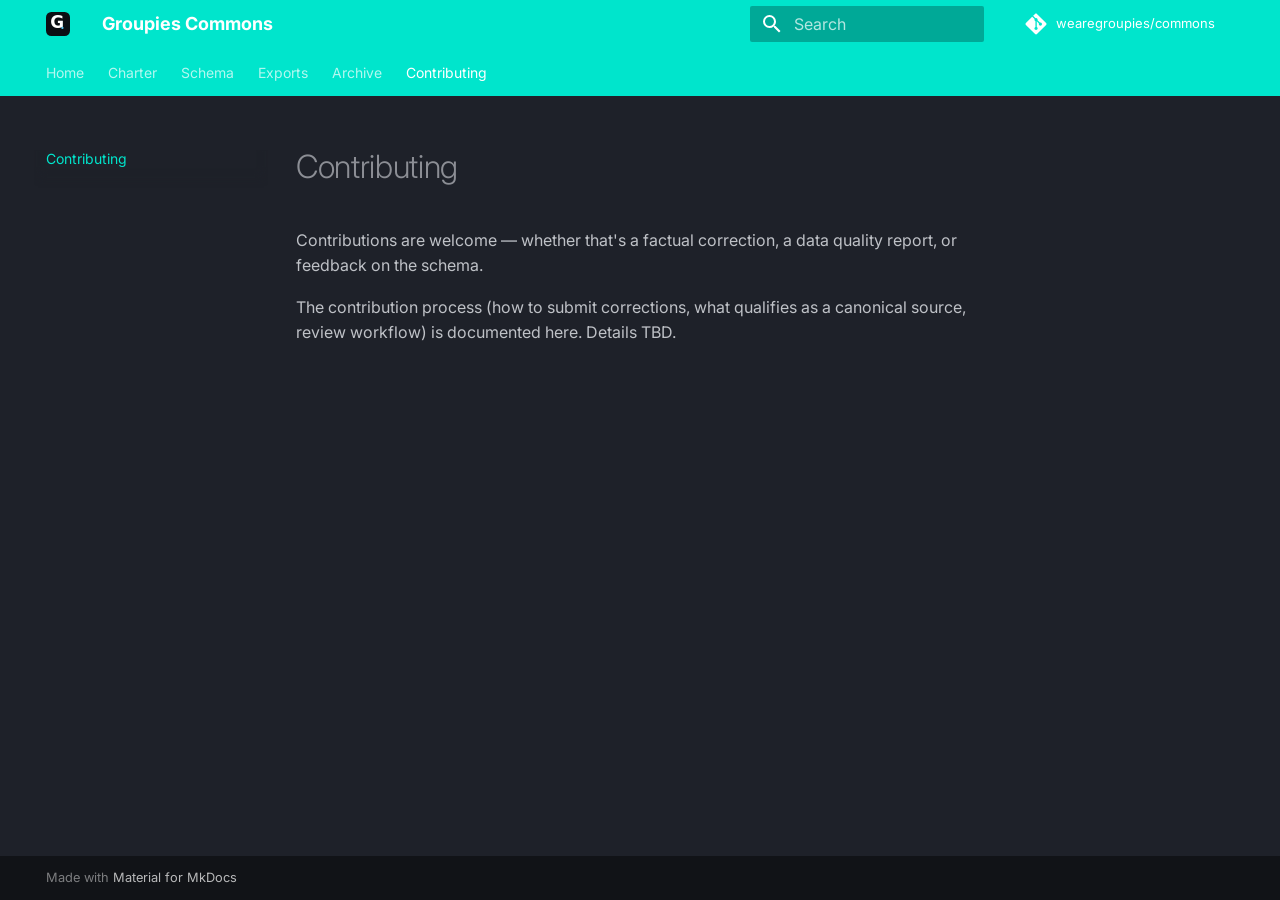
<file: contributing/index.html>
<!doctype html>
<html lang="en" class="no-js">
  <head>
    
      <meta charset="utf-8">
      <meta name="viewport" content="width=device-width,initial-scale=1">
      
        <meta name="description" content="The public archive of live music in the Netherlands">
      
      
      
        <link rel="canonical" href="https://docs.wearegroupies.com/contributing/">
      
      
        <link rel="prev" href="../archive/">
      
      
      
        
      
      
      <link rel="icon" href="../assets/groupies-icon.svg">
      <meta name="generator" content="mkdocs-1.6.1, mkdocs-material-9.7.6">
    
    
      
        <title>Contributing - Groupies Commons</title>
      
    
    
      <link rel="stylesheet" href="../assets/stylesheets/main.484c7ddc.min.css">
      
        
        <link rel="stylesheet" href="../assets/stylesheets/palette.ab4e12ef.min.css">
      
      


    
    
      
    
    
      
        
        
        <link rel="preconnect" href="https://fonts.gstatic.com" crossorigin>
        <link rel="stylesheet" href="https://fonts.googleapis.com/css?family=Inter:300,300i,400,400i,700,700i%7CJetBrains+Mono:400,400i,700,700i&display=fallback">
        <style>:root{--md-text-font:"Inter";--md-code-font:"JetBrains Mono"}</style>
      
    
    
      <link rel="stylesheet" href="../stylesheets/extra.css">
    
    <script>__md_scope=new URL("..",location),__md_hash=e=>[...e].reduce(((e,_)=>(e<<5)-e+_.charCodeAt(0)),0),__md_get=(e,_=localStorage,t=__md_scope)=>JSON.parse(_.getItem(t.pathname+"."+e)),__md_set=(e,_,t=localStorage,a=__md_scope)=>{try{t.setItem(a.pathname+"."+e,JSON.stringify(_))}catch(e){}}</script>
    
      

    
    
  </head>
  
  
    
    
    
    
    
    <body dir="ltr" data-md-color-scheme="slate" data-md-color-primary="custom" data-md-color-accent="custom">
  
    
    <input class="md-toggle" data-md-toggle="drawer" type="checkbox" id="__drawer" autocomplete="off">
    <input class="md-toggle" data-md-toggle="search" type="checkbox" id="__search" autocomplete="off">
    <label class="md-overlay" for="__drawer"></label>
    <div data-md-component="skip">
      
        
        <a href="#contributing" class="md-skip">
          Skip to content
        </a>
      
    </div>
    <div data-md-component="announce">
      
    </div>
    
    
      

<header class="md-header" data-md-component="header">
  <nav class="md-header__inner md-grid" aria-label="Header">
    <a href=".." title="Groupies Commons" class="md-header__button md-logo" aria-label="Groupies Commons" data-md-component="logo">
      
  <img src="../assets/groupies-icon.svg" alt="logo">

    </a>
    <label class="md-header__button md-icon" for="__drawer">
      
      <svg xmlns="http://www.w3.org/2000/svg" viewBox="0 0 24 24"><path d="M3 6h18v2H3zm0 5h18v2H3zm0 5h18v2H3z"/></svg>
    </label>
    <div class="md-header__title" data-md-component="header-title">
      <div class="md-header__ellipsis">
        <div class="md-header__topic">
          <span class="md-ellipsis">
            Groupies Commons
          </span>
        </div>
        <div class="md-header__topic" data-md-component="header-topic">
          <span class="md-ellipsis">
            
              Contributing
            
          </span>
        </div>
      </div>
    </div>
    
      
    
    
    
    
      
      
        <label class="md-header__button md-icon" for="__search">
          
          <svg xmlns="http://www.w3.org/2000/svg" viewBox="0 0 24 24"><path d="M9.5 3A6.5 6.5 0 0 1 16 9.5c0 1.61-.59 3.09-1.56 4.23l.27.27h.79l5 5-1.5 1.5-5-5v-.79l-.27-.27A6.52 6.52 0 0 1 9.5 16 6.5 6.5 0 0 1 3 9.5 6.5 6.5 0 0 1 9.5 3m0 2C7 5 5 7 5 9.5S7 14 9.5 14 14 12 14 9.5 12 5 9.5 5"/></svg>
        </label>
        <div class="md-search" data-md-component="search" role="dialog">
  <label class="md-search__overlay" for="__search"></label>
  <div class="md-search__inner" role="search">
    <form class="md-search__form" name="search">
      <input type="text" class="md-search__input" name="query" aria-label="Search" placeholder="Search" autocapitalize="off" autocorrect="off" autocomplete="off" spellcheck="false" data-md-component="search-query" required>
      <label class="md-search__icon md-icon" for="__search">
        
        <svg xmlns="http://www.w3.org/2000/svg" viewBox="0 0 24 24"><path d="M9.5 3A6.5 6.5 0 0 1 16 9.5c0 1.61-.59 3.09-1.56 4.23l.27.27h.79l5 5-1.5 1.5-5-5v-.79l-.27-.27A6.52 6.52 0 0 1 9.5 16 6.5 6.5 0 0 1 3 9.5 6.5 6.5 0 0 1 9.5 3m0 2C7 5 5 7 5 9.5S7 14 9.5 14 14 12 14 9.5 12 5 9.5 5"/></svg>
        
        <svg xmlns="http://www.w3.org/2000/svg" viewBox="0 0 24 24"><path d="M20 11v2H8l5.5 5.5-1.42 1.42L4.16 12l7.92-7.92L13.5 5.5 8 11z"/></svg>
      </label>
      <nav class="md-search__options" aria-label="Search">
        
        <button type="reset" class="md-search__icon md-icon" title="Clear" aria-label="Clear" tabindex="-1">
          
          <svg xmlns="http://www.w3.org/2000/svg" viewBox="0 0 24 24"><path d="M19 6.41 17.59 5 12 10.59 6.41 5 5 6.41 10.59 12 5 17.59 6.41 19 12 13.41 17.59 19 19 17.59 13.41 12z"/></svg>
        </button>
      </nav>
      
        <div class="md-search__suggest" data-md-component="search-suggest"></div>
      
    </form>
    <div class="md-search__output">
      <div class="md-search__scrollwrap" tabindex="0" data-md-scrollfix>
        <div class="md-search-result" data-md-component="search-result">
          <div class="md-search-result__meta">
            Initializing search
          </div>
          <ol class="md-search-result__list" role="presentation"></ol>
        </div>
      </div>
    </div>
  </div>
</div>
      
    
    
      <div class="md-header__source">
        <a href="https://github.com/wearegroupies/commons" title="Go to repository" class="md-source" data-md-component="source">
  <div class="md-source__icon md-icon">
    
    <svg xmlns="http://www.w3.org/2000/svg" viewBox="0 0 448 512"><!--! Font Awesome Free 7.1.0 by @fontawesome - https://fontawesome.com License - https://fontawesome.com/license/free (Icons: CC BY 4.0, Fonts: SIL OFL 1.1, Code: MIT License) Copyright 2025 Fonticons, Inc.--><path d="M439.6 236.1 244 40.5c-5.4-5.5-12.8-8.5-20.4-8.5s-15 3-20.4 8.4L162.5 81l51.5 51.5c27.1-9.1 52.7 16.8 43.4 43.7l49.7 49.7c34.2-11.8 61.2 31 35.5 56.7-26.5 26.5-70.2-2.9-56-37.3L240.3 199v121.9c25.3 12.5 22.3 41.8 9.1 55-6.4 6.4-15.2 10.1-24.3 10.1s-17.8-3.6-24.3-10.1c-17.6-17.6-11.1-46.9 11.2-56v-123c-20.8-8.5-24.6-30.7-18.6-45L142.6 101 8.5 235.1C3 240.6 0 247.9 0 255.5s3 15 8.5 20.4l195.6 195.7c5.4 5.4 12.7 8.4 20.4 8.4s15-3 20.4-8.4l194.7-194.7c5.4-5.4 8.4-12.8 8.4-20.4s-3-15-8.4-20.4"/></svg>
  </div>
  <div class="md-source__repository">
    wearegroupies/commons
  </div>
</a>
      </div>
    
  </nav>
  
</header>
    
    <div class="md-container" data-md-component="container">
      
      
        
          
            
<nav class="md-tabs" aria-label="Tabs" data-md-component="tabs">
  <div class="md-grid">
    <ul class="md-tabs__list">
      
        
  
  
  
  
    <li class="md-tabs__item">
      <a href=".." class="md-tabs__link">
        
  
  
    
  
  Home

      </a>
    </li>
  

      
        
  
  
  
  
    <li class="md-tabs__item">
      <a href="../charter/" class="md-tabs__link">
        
  
  
    
  
  Charter

      </a>
    </li>
  

      
        
  
  
  
  
    
    
      <li class="md-tabs__item">
        <a href="../schema/" class="md-tabs__link">
          
  
  
  Schema

        </a>
      </li>
    
  

      
        
  
  
  
  
    
    
      <li class="md-tabs__item">
        <a href="../exports/" class="md-tabs__link">
          
  
  
  Exports

        </a>
      </li>
    
  

      
        
  
  
  
  
    <li class="md-tabs__item">
      <a href="../archive/" class="md-tabs__link">
        
  
  
    
  
  Archive

      </a>
    </li>
  

      
        
  
  
  
    
  
  
    <li class="md-tabs__item md-tabs__item--active">
      <a href="./" class="md-tabs__link">
        
  
  
    
  
  Contributing

      </a>
    </li>
  

      
    </ul>
  </div>
</nav>
          
        
      
      <main class="md-main" data-md-component="main">
        <div class="md-main__inner md-grid">
          
            
              
              <div class="md-sidebar md-sidebar--primary" data-md-component="sidebar" data-md-type="navigation" >
                <div class="md-sidebar__scrollwrap">
                  <div class="md-sidebar__inner">
                    


  


<nav class="md-nav md-nav--primary md-nav--lifted" aria-label="Navigation" data-md-level="0">
  <label class="md-nav__title" for="__drawer">
    <a href=".." title="Groupies Commons" class="md-nav__button md-logo" aria-label="Groupies Commons" data-md-component="logo">
      
  <img src="../assets/groupies-icon.svg" alt="logo">

    </a>
    Groupies Commons
  </label>
  
    <div class="md-nav__source">
      <a href="https://github.com/wearegroupies/commons" title="Go to repository" class="md-source" data-md-component="source">
  <div class="md-source__icon md-icon">
    
    <svg xmlns="http://www.w3.org/2000/svg" viewBox="0 0 448 512"><!--! Font Awesome Free 7.1.0 by @fontawesome - https://fontawesome.com License - https://fontawesome.com/license/free (Icons: CC BY 4.0, Fonts: SIL OFL 1.1, Code: MIT License) Copyright 2025 Fonticons, Inc.--><path d="M439.6 236.1 244 40.5c-5.4-5.5-12.8-8.5-20.4-8.5s-15 3-20.4 8.4L162.5 81l51.5 51.5c27.1-9.1 52.7 16.8 43.4 43.7l49.7 49.7c34.2-11.8 61.2 31 35.5 56.7-26.5 26.5-70.2-2.9-56-37.3L240.3 199v121.9c25.3 12.5 22.3 41.8 9.1 55-6.4 6.4-15.2 10.1-24.3 10.1s-17.8-3.6-24.3-10.1c-17.6-17.6-11.1-46.9 11.2-56v-123c-20.8-8.5-24.6-30.7-18.6-45L142.6 101 8.5 235.1C3 240.6 0 247.9 0 255.5s3 15 8.5 20.4l195.6 195.7c5.4 5.4 12.7 8.4 20.4 8.4s15-3 20.4-8.4l194.7-194.7c5.4-5.4 8.4-12.8 8.4-20.4s-3-15-8.4-20.4"/></svg>
  </div>
  <div class="md-source__repository">
    wearegroupies/commons
  </div>
</a>
    </div>
  
  <ul class="md-nav__list" data-md-scrollfix>
    
      
      
  
  
  
  
    <li class="md-nav__item">
      <a href=".." class="md-nav__link">
        
  
  
  <span class="md-ellipsis">
    
  
    Home
  

    
  </span>
  
  

      </a>
    </li>
  

    
      
      
  
  
  
  
    <li class="md-nav__item">
      <a href="../charter/" class="md-nav__link">
        
  
  
  <span class="md-ellipsis">
    
  
    Charter
  

    
  </span>
  
  

      </a>
    </li>
  

    
      
      
  
  
  
  
    
    
    
    
      
      
        
      
    
    
    <li class="md-nav__item md-nav__item--nested">
      
        
        
        <input class="md-nav__toggle md-toggle " type="checkbox" id="__nav_3" >
        
          
          <label class="md-nav__link" for="__nav_3" id="__nav_3_label" tabindex="0">
            
  
  
  <span class="md-ellipsis">
    
  
    Schema
  

    
  </span>
  
  

            <span class="md-nav__icon md-icon"></span>
          </label>
        
        <nav class="md-nav" data-md-level="1" aria-labelledby="__nav_3_label" aria-expanded="false">
          <label class="md-nav__title" for="__nav_3">
            <span class="md-nav__icon md-icon"></span>
            
  
    Schema
  

          </label>
          <ul class="md-nav__list" data-md-scrollfix>
            
              
                
  
  
  
  
    <li class="md-nav__item">
      <a href="../schema/" class="md-nav__link">
        
  
  
  <span class="md-ellipsis">
    
  
    Overview
  

    
  </span>
  
  

      </a>
    </li>
  

              
            
              
                
  
  
  
  
    <li class="md-nav__item">
      <a href="../schema/events/" class="md-nav__link">
        
  
  
  <span class="md-ellipsis">
    
  
    Events
  

    
  </span>
  
  

      </a>
    </li>
  

              
            
              
                
  
  
  
  
    <li class="md-nav__item">
      <a href="../schema/artists/" class="md-nav__link">
        
  
  
  <span class="md-ellipsis">
    
  
    Artists
  

    
  </span>
  
  

      </a>
    </li>
  

              
            
              
                
  
  
  
  
    <li class="md-nav__item">
      <a href="../schema/venues/" class="md-nav__link">
        
  
  
  <span class="md-ellipsis">
    
  
    Venues
  

    
  </span>
  
  

      </a>
    </li>
  

              
            
          </ul>
        </nav>
      
    </li>
  

    
      
      
  
  
  
  
    
    
    
    
      
      
        
      
    
    
    <li class="md-nav__item md-nav__item--nested">
      
        
        
        <input class="md-nav__toggle md-toggle " type="checkbox" id="__nav_4" >
        
          
          <label class="md-nav__link" for="__nav_4" id="__nav_4_label" tabindex="0">
            
  
  
  <span class="md-ellipsis">
    
  
    Exports
  

    
  </span>
  
  

            <span class="md-nav__icon md-icon"></span>
          </label>
        
        <nav class="md-nav" data-md-level="1" aria-labelledby="__nav_4_label" aria-expanded="false">
          <label class="md-nav__title" for="__nav_4">
            <span class="md-nav__icon md-icon"></span>
            
  
    Exports
  

          </label>
          <ul class="md-nav__list" data-md-scrollfix>
            
              
                
  
  
  
  
    <li class="md-nav__item">
      <a href="../exports/" class="md-nav__link">
        
  
  
  <span class="md-ellipsis">
    
  
    Overview
  

    
  </span>
  
  

      </a>
    </li>
  

              
            
              
                
  
  
  
  
    <li class="md-nav__item">
      <a href="../exports/formats/" class="md-nav__link">
        
  
  
  <span class="md-ellipsis">
    
  
    Formats
  

    
  </span>
  
  

      </a>
    </li>
  

              
            
          </ul>
        </nav>
      
    </li>
  

    
      
      
  
  
  
  
    <li class="md-nav__item">
      <a href="../archive/" class="md-nav__link">
        
  
  
  <span class="md-ellipsis">
    
  
    Archive
  

    
  </span>
  
  

      </a>
    </li>
  

    
      
      
  
  
    
  
  
  
    <li class="md-nav__item md-nav__item--active">
      
      <input class="md-nav__toggle md-toggle" type="checkbox" id="__toc">
      
      
        
      
      
      <a href="./" class="md-nav__link md-nav__link--active">
        
  
  
  <span class="md-ellipsis">
    
  
    Contributing
  

    
  </span>
  
  

      </a>
      
    </li>
  

    
  </ul>
</nav>
                  </div>
                </div>
              </div>
            
            
              
              <div class="md-sidebar md-sidebar--secondary" data-md-component="sidebar" data-md-type="toc" >
                <div class="md-sidebar__scrollwrap">
                  <div class="md-sidebar__inner">
                    

<nav class="md-nav md-nav--secondary" aria-label="Table of contents">
  
  
  
    
  
  
</nav>
                  </div>
                </div>
              </div>
            
          
          
            <div class="md-content" data-md-component="content">
              
              <article class="md-content__inner md-typeset">
                
                  



<h1 id="contributing">Contributing<a class="headerlink" href="#contributing" title="Permanent link">&para;</a></h1>
<p>Contributions are welcome — whether that's a factual correction, a data quality report, or feedback on the schema.</p>
<p>The contribution process (how to submit corrections, what qualifies as a canonical source, review workflow) is documented here. Details TBD.</p>












                
              </article>
            </div>
          
          
<script>var target=document.getElementById(location.hash.slice(1));target&&target.name&&(target.checked=target.name.startsWith("__tabbed_"))</script>
        </div>
        
          <button type="button" class="md-top md-icon" data-md-component="top" hidden>
  
  <svg xmlns="http://www.w3.org/2000/svg" viewBox="0 0 24 24"><path d="M13 20h-2V8l-5.5 5.5-1.42-1.42L12 4.16l7.92 7.92-1.42 1.42L13 8z"/></svg>
  Back to top
</button>
        
      </main>
      
        <footer class="md-footer">
  
  <div class="md-footer-meta md-typeset">
    <div class="md-footer-meta__inner md-grid">
      <div class="md-copyright">
  
  
    Made with
    <a href="https://squidfunk.github.io/mkdocs-material/" target="_blank" rel="noopener">
      Material for MkDocs
    </a>
  
</div>
      
    </div>
  </div>
</footer>
      
    </div>
    <div class="md-dialog" data-md-component="dialog">
      <div class="md-dialog__inner md-typeset"></div>
    </div>
    
    
    
      
      
      <script id="__config" type="application/json">{"annotate": null, "base": "..", "features": ["navigation.tabs", "navigation.sections", "navigation.top", "search.highlight", "search.suggest", "content.code.copy"], "search": "../assets/javascripts/workers/search.2c215733.min.js", "tags": null, "translations": {"clipboard.copied": "Copied to clipboard", "clipboard.copy": "Copy to clipboard", "search.result.more.one": "1 more on this page", "search.result.more.other": "# more on this page", "search.result.none": "No matching documents", "search.result.one": "1 matching document", "search.result.other": "# matching documents", "search.result.placeholder": "Type to start searching", "search.result.term.missing": "Missing", "select.version": "Select version"}, "version": null}</script>
    
    
      <script src="../assets/javascripts/bundle.79ae519e.min.js"></script>
      
    
  </body>
</html>
</file>
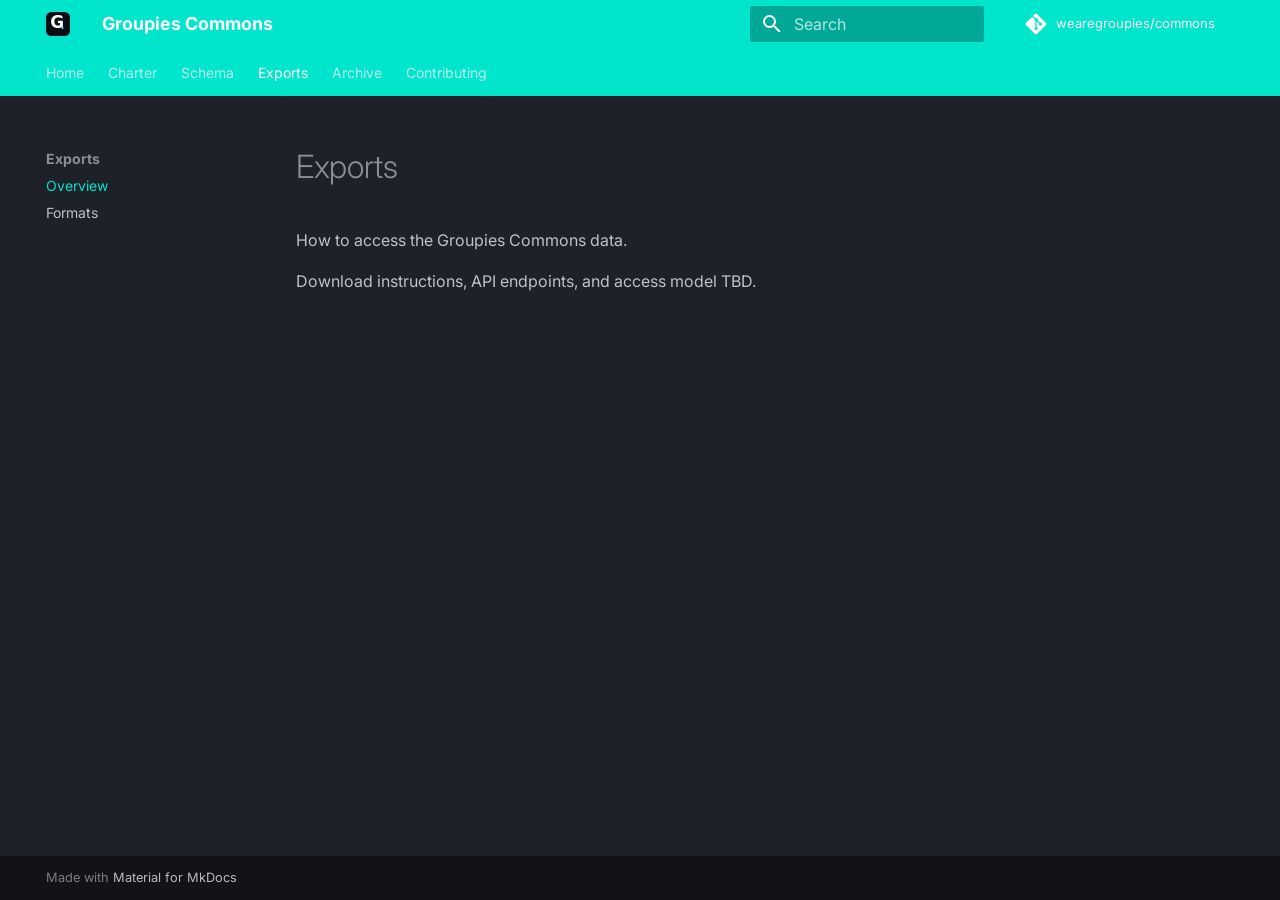
<file: exports/index.html>
<!doctype html>
<html lang="en" class="no-js">
  <head>
    
      <meta charset="utf-8">
      <meta name="viewport" content="width=device-width,initial-scale=1">
      
        <meta name="description" content="The public archive of live music in the Netherlands">
      
      
      
        <link rel="canonical" href="https://docs.wearegroupies.com/exports/">
      
      
        <link rel="prev" href="../schema/venues/">
      
      
        <link rel="next" href="formats/">
      
      
        
      
      
      <link rel="icon" href="../assets/groupies-icon.svg">
      <meta name="generator" content="mkdocs-1.6.1, mkdocs-material-9.7.6">
    
    
      
        <title>Overview - Groupies Commons</title>
      
    
    
      <link rel="stylesheet" href="../assets/stylesheets/main.484c7ddc.min.css">
      
        
        <link rel="stylesheet" href="../assets/stylesheets/palette.ab4e12ef.min.css">
      
      


    
    
      
    
    
      
        
        
        <link rel="preconnect" href="https://fonts.gstatic.com" crossorigin>
        <link rel="stylesheet" href="https://fonts.googleapis.com/css?family=Inter:300,300i,400,400i,700,700i%7CJetBrains+Mono:400,400i,700,700i&display=fallback">
        <style>:root{--md-text-font:"Inter";--md-code-font:"JetBrains Mono"}</style>
      
    
    
      <link rel="stylesheet" href="../stylesheets/extra.css">
    
    <script>__md_scope=new URL("..",location),__md_hash=e=>[...e].reduce(((e,_)=>(e<<5)-e+_.charCodeAt(0)),0),__md_get=(e,_=localStorage,t=__md_scope)=>JSON.parse(_.getItem(t.pathname+"."+e)),__md_set=(e,_,t=localStorage,a=__md_scope)=>{try{t.setItem(a.pathname+"."+e,JSON.stringify(_))}catch(e){}}</script>
    
      

    
    
  </head>
  
  
    
    
    
    
    
    <body dir="ltr" data-md-color-scheme="slate" data-md-color-primary="custom" data-md-color-accent="custom">
  
    
    <input class="md-toggle" data-md-toggle="drawer" type="checkbox" id="__drawer" autocomplete="off">
    <input class="md-toggle" data-md-toggle="search" type="checkbox" id="__search" autocomplete="off">
    <label class="md-overlay" for="__drawer"></label>
    <div data-md-component="skip">
      
        
        <a href="#exports" class="md-skip">
          Skip to content
        </a>
      
    </div>
    <div data-md-component="announce">
      
    </div>
    
    
      

<header class="md-header" data-md-component="header">
  <nav class="md-header__inner md-grid" aria-label="Header">
    <a href=".." title="Groupies Commons" class="md-header__button md-logo" aria-label="Groupies Commons" data-md-component="logo">
      
  <img src="../assets/groupies-icon.svg" alt="logo">

    </a>
    <label class="md-header__button md-icon" for="__drawer">
      
      <svg xmlns="http://www.w3.org/2000/svg" viewBox="0 0 24 24"><path d="M3 6h18v2H3zm0 5h18v2H3zm0 5h18v2H3z"/></svg>
    </label>
    <div class="md-header__title" data-md-component="header-title">
      <div class="md-header__ellipsis">
        <div class="md-header__topic">
          <span class="md-ellipsis">
            Groupies Commons
          </span>
        </div>
        <div class="md-header__topic" data-md-component="header-topic">
          <span class="md-ellipsis">
            
              Overview
            
          </span>
        </div>
      </div>
    </div>
    
      
    
    
    
    
      
      
        <label class="md-header__button md-icon" for="__search">
          
          <svg xmlns="http://www.w3.org/2000/svg" viewBox="0 0 24 24"><path d="M9.5 3A6.5 6.5 0 0 1 16 9.5c0 1.61-.59 3.09-1.56 4.23l.27.27h.79l5 5-1.5 1.5-5-5v-.79l-.27-.27A6.52 6.52 0 0 1 9.5 16 6.5 6.5 0 0 1 3 9.5 6.5 6.5 0 0 1 9.5 3m0 2C7 5 5 7 5 9.5S7 14 9.5 14 14 12 14 9.5 12 5 9.5 5"/></svg>
        </label>
        <div class="md-search" data-md-component="search" role="dialog">
  <label class="md-search__overlay" for="__search"></label>
  <div class="md-search__inner" role="search">
    <form class="md-search__form" name="search">
      <input type="text" class="md-search__input" name="query" aria-label="Search" placeholder="Search" autocapitalize="off" autocorrect="off" autocomplete="off" spellcheck="false" data-md-component="search-query" required>
      <label class="md-search__icon md-icon" for="__search">
        
        <svg xmlns="http://www.w3.org/2000/svg" viewBox="0 0 24 24"><path d="M9.5 3A6.5 6.5 0 0 1 16 9.5c0 1.61-.59 3.09-1.56 4.23l.27.27h.79l5 5-1.5 1.5-5-5v-.79l-.27-.27A6.52 6.52 0 0 1 9.5 16 6.5 6.5 0 0 1 3 9.5 6.5 6.5 0 0 1 9.5 3m0 2C7 5 5 7 5 9.5S7 14 9.5 14 14 12 14 9.5 12 5 9.5 5"/></svg>
        
        <svg xmlns="http://www.w3.org/2000/svg" viewBox="0 0 24 24"><path d="M20 11v2H8l5.5 5.5-1.42 1.42L4.16 12l7.92-7.92L13.5 5.5 8 11z"/></svg>
      </label>
      <nav class="md-search__options" aria-label="Search">
        
        <button type="reset" class="md-search__icon md-icon" title="Clear" aria-label="Clear" tabindex="-1">
          
          <svg xmlns="http://www.w3.org/2000/svg" viewBox="0 0 24 24"><path d="M19 6.41 17.59 5 12 10.59 6.41 5 5 6.41 10.59 12 5 17.59 6.41 19 12 13.41 17.59 19 19 17.59 13.41 12z"/></svg>
        </button>
      </nav>
      
        <div class="md-search__suggest" data-md-component="search-suggest"></div>
      
    </form>
    <div class="md-search__output">
      <div class="md-search__scrollwrap" tabindex="0" data-md-scrollfix>
        <div class="md-search-result" data-md-component="search-result">
          <div class="md-search-result__meta">
            Initializing search
          </div>
          <ol class="md-search-result__list" role="presentation"></ol>
        </div>
      </div>
    </div>
  </div>
</div>
      
    
    
      <div class="md-header__source">
        <a href="https://github.com/wearegroupies/commons" title="Go to repository" class="md-source" data-md-component="source">
  <div class="md-source__icon md-icon">
    
    <svg xmlns="http://www.w3.org/2000/svg" viewBox="0 0 448 512"><!--! Font Awesome Free 7.1.0 by @fontawesome - https://fontawesome.com License - https://fontawesome.com/license/free (Icons: CC BY 4.0, Fonts: SIL OFL 1.1, Code: MIT License) Copyright 2025 Fonticons, Inc.--><path d="M439.6 236.1 244 40.5c-5.4-5.5-12.8-8.5-20.4-8.5s-15 3-20.4 8.4L162.5 81l51.5 51.5c27.1-9.1 52.7 16.8 43.4 43.7l49.7 49.7c34.2-11.8 61.2 31 35.5 56.7-26.5 26.5-70.2-2.9-56-37.3L240.3 199v121.9c25.3 12.5 22.3 41.8 9.1 55-6.4 6.4-15.2 10.1-24.3 10.1s-17.8-3.6-24.3-10.1c-17.6-17.6-11.1-46.9 11.2-56v-123c-20.8-8.5-24.6-30.7-18.6-45L142.6 101 8.5 235.1C3 240.6 0 247.9 0 255.5s3 15 8.5 20.4l195.6 195.7c5.4 5.4 12.7 8.4 20.4 8.4s15-3 20.4-8.4l194.7-194.7c5.4-5.4 8.4-12.8 8.4-20.4s-3-15-8.4-20.4"/></svg>
  </div>
  <div class="md-source__repository">
    wearegroupies/commons
  </div>
</a>
      </div>
    
  </nav>
  
</header>
    
    <div class="md-container" data-md-component="container">
      
      
        
          
            
<nav class="md-tabs" aria-label="Tabs" data-md-component="tabs">
  <div class="md-grid">
    <ul class="md-tabs__list">
      
        
  
  
  
  
    <li class="md-tabs__item">
      <a href=".." class="md-tabs__link">
        
  
  
    
  
  Home

      </a>
    </li>
  

      
        
  
  
  
  
    <li class="md-tabs__item">
      <a href="../charter/" class="md-tabs__link">
        
  
  
    
  
  Charter

      </a>
    </li>
  

      
        
  
  
  
  
    
    
      <li class="md-tabs__item">
        <a href="../schema/" class="md-tabs__link">
          
  
  
  Schema

        </a>
      </li>
    
  

      
        
  
  
  
    
  
  
    
    
      <li class="md-tabs__item md-tabs__item--active">
        <a href="./" class="md-tabs__link">
          
  
  
  Exports

        </a>
      </li>
    
  

      
        
  
  
  
  
    <li class="md-tabs__item">
      <a href="../archive/" class="md-tabs__link">
        
  
  
    
  
  Archive

      </a>
    </li>
  

      
        
  
  
  
  
    <li class="md-tabs__item">
      <a href="../contributing/" class="md-tabs__link">
        
  
  
    
  
  Contributing

      </a>
    </li>
  

      
    </ul>
  </div>
</nav>
          
        
      
      <main class="md-main" data-md-component="main">
        <div class="md-main__inner md-grid">
          
            
              
              <div class="md-sidebar md-sidebar--primary" data-md-component="sidebar" data-md-type="navigation" >
                <div class="md-sidebar__scrollwrap">
                  <div class="md-sidebar__inner">
                    


  


<nav class="md-nav md-nav--primary md-nav--lifted" aria-label="Navigation" data-md-level="0">
  <label class="md-nav__title" for="__drawer">
    <a href=".." title="Groupies Commons" class="md-nav__button md-logo" aria-label="Groupies Commons" data-md-component="logo">
      
  <img src="../assets/groupies-icon.svg" alt="logo">

    </a>
    Groupies Commons
  </label>
  
    <div class="md-nav__source">
      <a href="https://github.com/wearegroupies/commons" title="Go to repository" class="md-source" data-md-component="source">
  <div class="md-source__icon md-icon">
    
    <svg xmlns="http://www.w3.org/2000/svg" viewBox="0 0 448 512"><!--! Font Awesome Free 7.1.0 by @fontawesome - https://fontawesome.com License - https://fontawesome.com/license/free (Icons: CC BY 4.0, Fonts: SIL OFL 1.1, Code: MIT License) Copyright 2025 Fonticons, Inc.--><path d="M439.6 236.1 244 40.5c-5.4-5.5-12.8-8.5-20.4-8.5s-15 3-20.4 8.4L162.5 81l51.5 51.5c27.1-9.1 52.7 16.8 43.4 43.7l49.7 49.7c34.2-11.8 61.2 31 35.5 56.7-26.5 26.5-70.2-2.9-56-37.3L240.3 199v121.9c25.3 12.5 22.3 41.8 9.1 55-6.4 6.4-15.2 10.1-24.3 10.1s-17.8-3.6-24.3-10.1c-17.6-17.6-11.1-46.9 11.2-56v-123c-20.8-8.5-24.6-30.7-18.6-45L142.6 101 8.5 235.1C3 240.6 0 247.9 0 255.5s3 15 8.5 20.4l195.6 195.7c5.4 5.4 12.7 8.4 20.4 8.4s15-3 20.4-8.4l194.7-194.7c5.4-5.4 8.4-12.8 8.4-20.4s-3-15-8.4-20.4"/></svg>
  </div>
  <div class="md-source__repository">
    wearegroupies/commons
  </div>
</a>
    </div>
  
  <ul class="md-nav__list" data-md-scrollfix>
    
      
      
  
  
  
  
    <li class="md-nav__item">
      <a href=".." class="md-nav__link">
        
  
  
  <span class="md-ellipsis">
    
  
    Home
  

    
  </span>
  
  

      </a>
    </li>
  

    
      
      
  
  
  
  
    <li class="md-nav__item">
      <a href="../charter/" class="md-nav__link">
        
  
  
  <span class="md-ellipsis">
    
  
    Charter
  

    
  </span>
  
  

      </a>
    </li>
  

    
      
      
  
  
  
  
    
    
    
    
      
      
        
      
    
    
    <li class="md-nav__item md-nav__item--nested">
      
        
        
        <input class="md-nav__toggle md-toggle " type="checkbox" id="__nav_3" >
        
          
          <label class="md-nav__link" for="__nav_3" id="__nav_3_label" tabindex="0">
            
  
  
  <span class="md-ellipsis">
    
  
    Schema
  

    
  </span>
  
  

            <span class="md-nav__icon md-icon"></span>
          </label>
        
        <nav class="md-nav" data-md-level="1" aria-labelledby="__nav_3_label" aria-expanded="false">
          <label class="md-nav__title" for="__nav_3">
            <span class="md-nav__icon md-icon"></span>
            
  
    Schema
  

          </label>
          <ul class="md-nav__list" data-md-scrollfix>
            
              
                
  
  
  
  
    <li class="md-nav__item">
      <a href="../schema/" class="md-nav__link">
        
  
  
  <span class="md-ellipsis">
    
  
    Overview
  

    
  </span>
  
  

      </a>
    </li>
  

              
            
              
                
  
  
  
  
    <li class="md-nav__item">
      <a href="../schema/events/" class="md-nav__link">
        
  
  
  <span class="md-ellipsis">
    
  
    Events
  

    
  </span>
  
  

      </a>
    </li>
  

              
            
              
                
  
  
  
  
    <li class="md-nav__item">
      <a href="../schema/artists/" class="md-nav__link">
        
  
  
  <span class="md-ellipsis">
    
  
    Artists
  

    
  </span>
  
  

      </a>
    </li>
  

              
            
              
                
  
  
  
  
    <li class="md-nav__item">
      <a href="../schema/venues/" class="md-nav__link">
        
  
  
  <span class="md-ellipsis">
    
  
    Venues
  

    
  </span>
  
  

      </a>
    </li>
  

              
            
          </ul>
        </nav>
      
    </li>
  

    
      
      
  
  
    
  
  
  
    
    
    
    
      
        
        
      
      
        
      
    
    
    <li class="md-nav__item md-nav__item--active md-nav__item--section md-nav__item--nested">
      
        
        
        <input class="md-nav__toggle md-toggle " type="checkbox" id="__nav_4" checked>
        
          
          <label class="md-nav__link" for="__nav_4" id="__nav_4_label" tabindex="">
            
  
  
  <span class="md-ellipsis">
    
  
    Exports
  

    
  </span>
  
  

            <span class="md-nav__icon md-icon"></span>
          </label>
        
        <nav class="md-nav" data-md-level="1" aria-labelledby="__nav_4_label" aria-expanded="true">
          <label class="md-nav__title" for="__nav_4">
            <span class="md-nav__icon md-icon"></span>
            
  
    Exports
  

          </label>
          <ul class="md-nav__list" data-md-scrollfix>
            
              
                
  
  
    
  
  
  
    <li class="md-nav__item md-nav__item--active">
      
      <input class="md-nav__toggle md-toggle" type="checkbox" id="__toc">
      
      
        
      
      
      <a href="./" class="md-nav__link md-nav__link--active">
        
  
  
  <span class="md-ellipsis">
    
  
    Overview
  

    
  </span>
  
  

      </a>
      
    </li>
  

              
            
              
                
  
  
  
  
    <li class="md-nav__item">
      <a href="formats/" class="md-nav__link">
        
  
  
  <span class="md-ellipsis">
    
  
    Formats
  

    
  </span>
  
  

      </a>
    </li>
  

              
            
          </ul>
        </nav>
      
    </li>
  

    
      
      
  
  
  
  
    <li class="md-nav__item">
      <a href="../archive/" class="md-nav__link">
        
  
  
  <span class="md-ellipsis">
    
  
    Archive
  

    
  </span>
  
  

      </a>
    </li>
  

    
      
      
  
  
  
  
    <li class="md-nav__item">
      <a href="../contributing/" class="md-nav__link">
        
  
  
  <span class="md-ellipsis">
    
  
    Contributing
  

    
  </span>
  
  

      </a>
    </li>
  

    
  </ul>
</nav>
                  </div>
                </div>
              </div>
            
            
              
              <div class="md-sidebar md-sidebar--secondary" data-md-component="sidebar" data-md-type="toc" >
                <div class="md-sidebar__scrollwrap">
                  <div class="md-sidebar__inner">
                    

<nav class="md-nav md-nav--secondary" aria-label="Table of contents">
  
  
  
    
  
  
</nav>
                  </div>
                </div>
              </div>
            
          
          
            <div class="md-content" data-md-component="content">
              
              <article class="md-content__inner md-typeset">
                
                  



<h1 id="exports">Exports<a class="headerlink" href="#exports" title="Permanent link">&para;</a></h1>
<p>How to access the Groupies Commons data.</p>
<p>Download instructions, API endpoints, and access model TBD.</p>












                
              </article>
            </div>
          
          
<script>var target=document.getElementById(location.hash.slice(1));target&&target.name&&(target.checked=target.name.startsWith("__tabbed_"))</script>
        </div>
        
          <button type="button" class="md-top md-icon" data-md-component="top" hidden>
  
  <svg xmlns="http://www.w3.org/2000/svg" viewBox="0 0 24 24"><path d="M13 20h-2V8l-5.5 5.5-1.42-1.42L12 4.16l7.92 7.92-1.42 1.42L13 8z"/></svg>
  Back to top
</button>
        
      </main>
      
        <footer class="md-footer">
  
  <div class="md-footer-meta md-typeset">
    <div class="md-footer-meta__inner md-grid">
      <div class="md-copyright">
  
  
    Made with
    <a href="https://squidfunk.github.io/mkdocs-material/" target="_blank" rel="noopener">
      Material for MkDocs
    </a>
  
</div>
      
    </div>
  </div>
</footer>
      
    </div>
    <div class="md-dialog" data-md-component="dialog">
      <div class="md-dialog__inner md-typeset"></div>
    </div>
    
    
    
      
      
      <script id="__config" type="application/json">{"annotate": null, "base": "..", "features": ["navigation.tabs", "navigation.sections", "navigation.top", "search.highlight", "search.suggest", "content.code.copy"], "search": "../assets/javascripts/workers/search.2c215733.min.js", "tags": null, "translations": {"clipboard.copied": "Copied to clipboard", "clipboard.copy": "Copy to clipboard", "search.result.more.one": "1 more on this page", "search.result.more.other": "# more on this page", "search.result.none": "No matching documents", "search.result.one": "1 matching document", "search.result.other": "# matching documents", "search.result.placeholder": "Type to start searching", "search.result.term.missing": "Missing", "select.version": "Select version"}, "version": null}</script>
    
    
      <script src="../assets/javascripts/bundle.79ae519e.min.js"></script>
      
    
  </body>
</html>
</file>
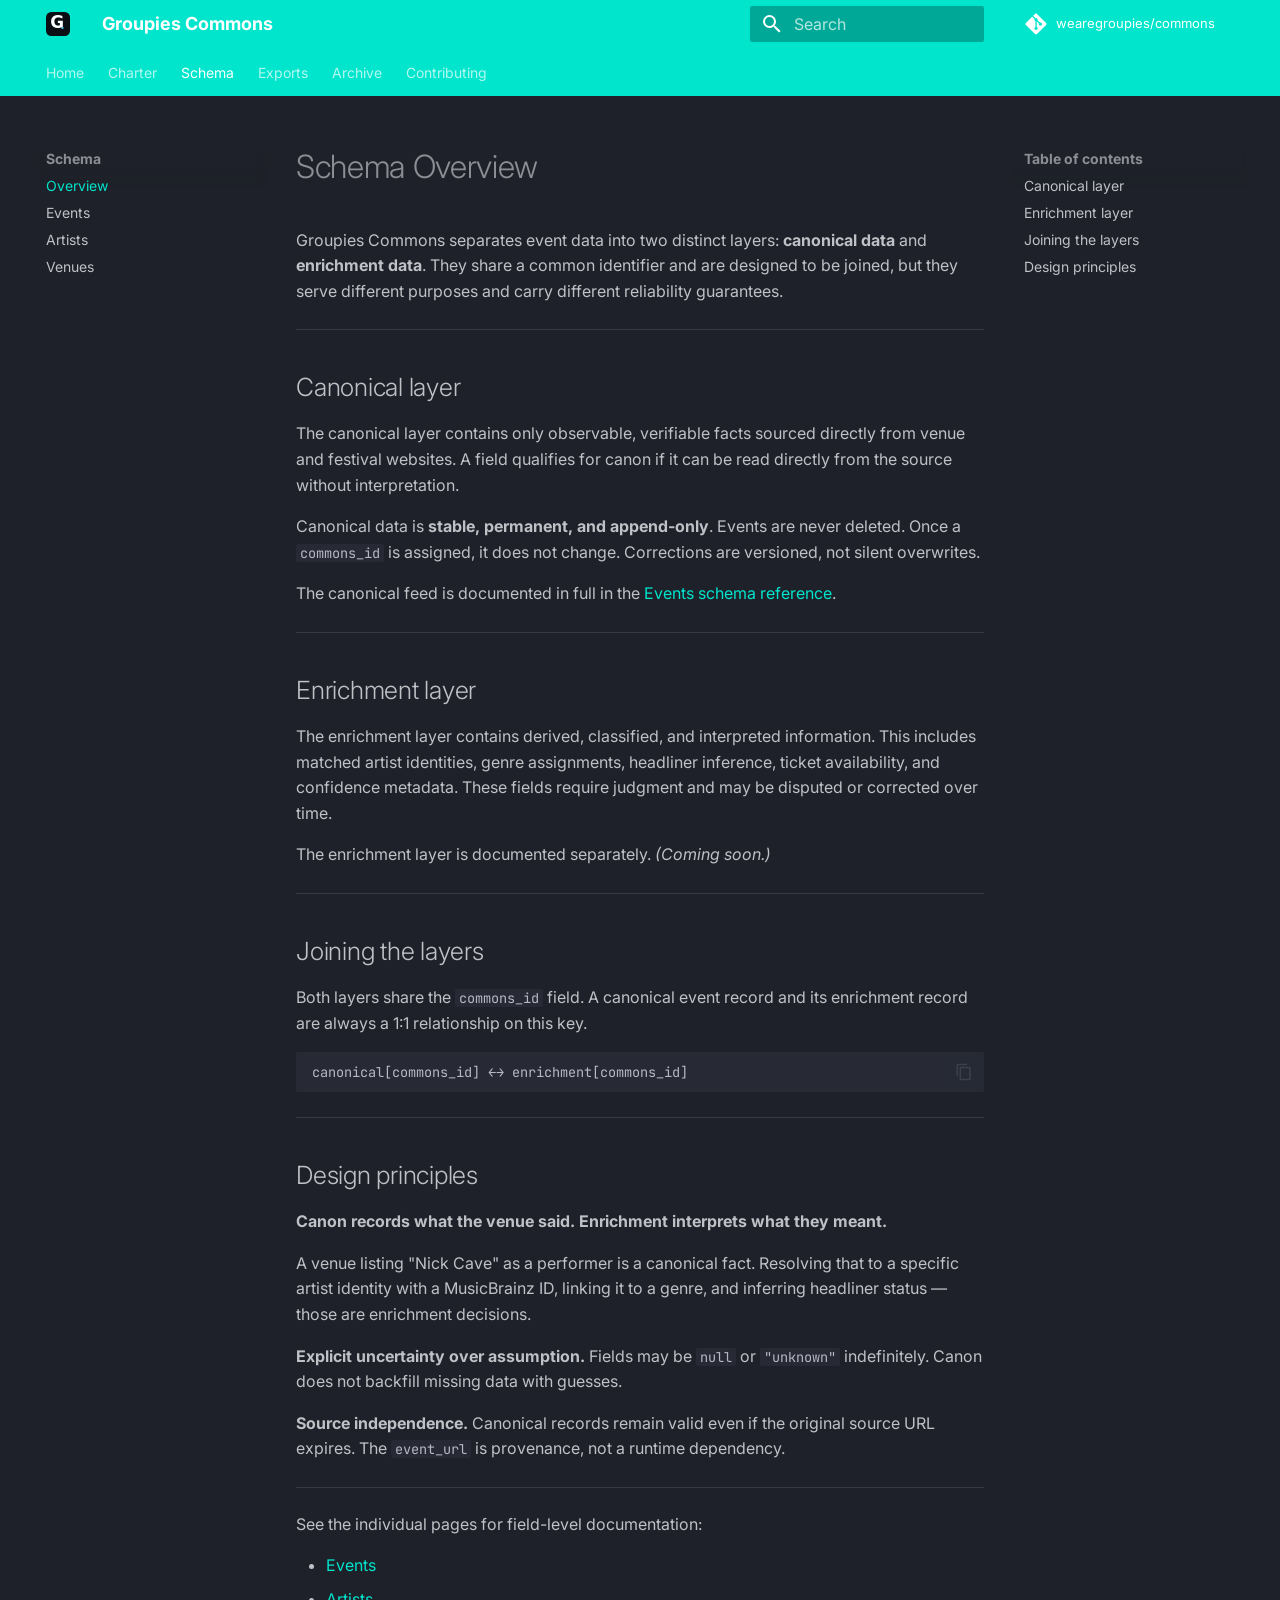
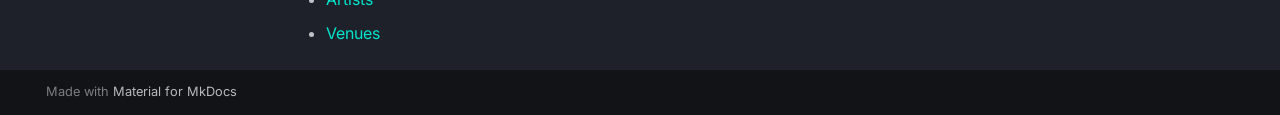
<file: schema/index.html>
<!doctype html>
<html lang="en" class="no-js">
  <head>
    
      <meta charset="utf-8">
      <meta name="viewport" content="width=device-width,initial-scale=1">
      
        <meta name="description" content="The public archive of live music in the Netherlands">
      
      
      
        <link rel="canonical" href="https://docs.wearegroupies.com/schema/">
      
      
        <link rel="prev" href="../charter/">
      
      
        <link rel="next" href="events/">
      
      
        
      
      
      <link rel="icon" href="../assets/groupies-icon.svg">
      <meta name="generator" content="mkdocs-1.6.1, mkdocs-material-9.7.6">
    
    
      
        <title>Overview - Groupies Commons</title>
      
    
    
      <link rel="stylesheet" href="../assets/stylesheets/main.484c7ddc.min.css">
      
        
        <link rel="stylesheet" href="../assets/stylesheets/palette.ab4e12ef.min.css">
      
      


    
    
      
    
    
      
        
        
        <link rel="preconnect" href="https://fonts.gstatic.com" crossorigin>
        <link rel="stylesheet" href="https://fonts.googleapis.com/css?family=Inter:300,300i,400,400i,700,700i%7CJetBrains+Mono:400,400i,700,700i&display=fallback">
        <style>:root{--md-text-font:"Inter";--md-code-font:"JetBrains Mono"}</style>
      
    
    
      <link rel="stylesheet" href="../stylesheets/extra.css">
    
    <script>__md_scope=new URL("..",location),__md_hash=e=>[...e].reduce(((e,_)=>(e<<5)-e+_.charCodeAt(0)),0),__md_get=(e,_=localStorage,t=__md_scope)=>JSON.parse(_.getItem(t.pathname+"."+e)),__md_set=(e,_,t=localStorage,a=__md_scope)=>{try{t.setItem(a.pathname+"."+e,JSON.stringify(_))}catch(e){}}</script>
    
      

    
    
  </head>
  
  
    
    
    
    
    
    <body dir="ltr" data-md-color-scheme="slate" data-md-color-primary="custom" data-md-color-accent="custom">
  
    
    <input class="md-toggle" data-md-toggle="drawer" type="checkbox" id="__drawer" autocomplete="off">
    <input class="md-toggle" data-md-toggle="search" type="checkbox" id="__search" autocomplete="off">
    <label class="md-overlay" for="__drawer"></label>
    <div data-md-component="skip">
      
        
        <a href="#schema-overview" class="md-skip">
          Skip to content
        </a>
      
    </div>
    <div data-md-component="announce">
      
    </div>
    
    
      

<header class="md-header" data-md-component="header">
  <nav class="md-header__inner md-grid" aria-label="Header">
    <a href=".." title="Groupies Commons" class="md-header__button md-logo" aria-label="Groupies Commons" data-md-component="logo">
      
  <img src="../assets/groupies-icon.svg" alt="logo">

    </a>
    <label class="md-header__button md-icon" for="__drawer">
      
      <svg xmlns="http://www.w3.org/2000/svg" viewBox="0 0 24 24"><path d="M3 6h18v2H3zm0 5h18v2H3zm0 5h18v2H3z"/></svg>
    </label>
    <div class="md-header__title" data-md-component="header-title">
      <div class="md-header__ellipsis">
        <div class="md-header__topic">
          <span class="md-ellipsis">
            Groupies Commons
          </span>
        </div>
        <div class="md-header__topic" data-md-component="header-topic">
          <span class="md-ellipsis">
            
              Overview
            
          </span>
        </div>
      </div>
    </div>
    
      
    
    
    
    
      
      
        <label class="md-header__button md-icon" for="__search">
          
          <svg xmlns="http://www.w3.org/2000/svg" viewBox="0 0 24 24"><path d="M9.5 3A6.5 6.5 0 0 1 16 9.5c0 1.61-.59 3.09-1.56 4.23l.27.27h.79l5 5-1.5 1.5-5-5v-.79l-.27-.27A6.52 6.52 0 0 1 9.5 16 6.5 6.5 0 0 1 3 9.5 6.5 6.5 0 0 1 9.5 3m0 2C7 5 5 7 5 9.5S7 14 9.5 14 14 12 14 9.5 12 5 9.5 5"/></svg>
        </label>
        <div class="md-search" data-md-component="search" role="dialog">
  <label class="md-search__overlay" for="__search"></label>
  <div class="md-search__inner" role="search">
    <form class="md-search__form" name="search">
      <input type="text" class="md-search__input" name="query" aria-label="Search" placeholder="Search" autocapitalize="off" autocorrect="off" autocomplete="off" spellcheck="false" data-md-component="search-query" required>
      <label class="md-search__icon md-icon" for="__search">
        
        <svg xmlns="http://www.w3.org/2000/svg" viewBox="0 0 24 24"><path d="M9.5 3A6.5 6.5 0 0 1 16 9.5c0 1.61-.59 3.09-1.56 4.23l.27.27h.79l5 5-1.5 1.5-5-5v-.79l-.27-.27A6.52 6.52 0 0 1 9.5 16 6.5 6.5 0 0 1 3 9.5 6.5 6.5 0 0 1 9.5 3m0 2C7 5 5 7 5 9.5S7 14 9.5 14 14 12 14 9.5 12 5 9.5 5"/></svg>
        
        <svg xmlns="http://www.w3.org/2000/svg" viewBox="0 0 24 24"><path d="M20 11v2H8l5.5 5.5-1.42 1.42L4.16 12l7.92-7.92L13.5 5.5 8 11z"/></svg>
      </label>
      <nav class="md-search__options" aria-label="Search">
        
        <button type="reset" class="md-search__icon md-icon" title="Clear" aria-label="Clear" tabindex="-1">
          
          <svg xmlns="http://www.w3.org/2000/svg" viewBox="0 0 24 24"><path d="M19 6.41 17.59 5 12 10.59 6.41 5 5 6.41 10.59 12 5 17.59 6.41 19 12 13.41 17.59 19 19 17.59 13.41 12z"/></svg>
        </button>
      </nav>
      
        <div class="md-search__suggest" data-md-component="search-suggest"></div>
      
    </form>
    <div class="md-search__output">
      <div class="md-search__scrollwrap" tabindex="0" data-md-scrollfix>
        <div class="md-search-result" data-md-component="search-result">
          <div class="md-search-result__meta">
            Initializing search
          </div>
          <ol class="md-search-result__list" role="presentation"></ol>
        </div>
      </div>
    </div>
  </div>
</div>
      
    
    
      <div class="md-header__source">
        <a href="https://github.com/wearegroupies/commons" title="Go to repository" class="md-source" data-md-component="source">
  <div class="md-source__icon md-icon">
    
    <svg xmlns="http://www.w3.org/2000/svg" viewBox="0 0 448 512"><!--! Font Awesome Free 7.1.0 by @fontawesome - https://fontawesome.com License - https://fontawesome.com/license/free (Icons: CC BY 4.0, Fonts: SIL OFL 1.1, Code: MIT License) Copyright 2025 Fonticons, Inc.--><path d="M439.6 236.1 244 40.5c-5.4-5.5-12.8-8.5-20.4-8.5s-15 3-20.4 8.4L162.5 81l51.5 51.5c27.1-9.1 52.7 16.8 43.4 43.7l49.7 49.7c34.2-11.8 61.2 31 35.5 56.7-26.5 26.5-70.2-2.9-56-37.3L240.3 199v121.9c25.3 12.5 22.3 41.8 9.1 55-6.4 6.4-15.2 10.1-24.3 10.1s-17.8-3.6-24.3-10.1c-17.6-17.6-11.1-46.9 11.2-56v-123c-20.8-8.5-24.6-30.7-18.6-45L142.6 101 8.5 235.1C3 240.6 0 247.9 0 255.5s3 15 8.5 20.4l195.6 195.7c5.4 5.4 12.7 8.4 20.4 8.4s15-3 20.4-8.4l194.7-194.7c5.4-5.4 8.4-12.8 8.4-20.4s-3-15-8.4-20.4"/></svg>
  </div>
  <div class="md-source__repository">
    wearegroupies/commons
  </div>
</a>
      </div>
    
  </nav>
  
</header>
    
    <div class="md-container" data-md-component="container">
      
      
        
          
            
<nav class="md-tabs" aria-label="Tabs" data-md-component="tabs">
  <div class="md-grid">
    <ul class="md-tabs__list">
      
        
  
  
  
  
    <li class="md-tabs__item">
      <a href=".." class="md-tabs__link">
        
  
  
    
  
  Home

      </a>
    </li>
  

      
        
  
  
  
  
    <li class="md-tabs__item">
      <a href="../charter/" class="md-tabs__link">
        
  
  
    
  
  Charter

      </a>
    </li>
  

      
        
  
  
  
    
  
  
    
    
      <li class="md-tabs__item md-tabs__item--active">
        <a href="./" class="md-tabs__link">
          
  
  
  Schema

        </a>
      </li>
    
  

      
        
  
  
  
  
    
    
      <li class="md-tabs__item">
        <a href="../exports/" class="md-tabs__link">
          
  
  
  Exports

        </a>
      </li>
    
  

      
        
  
  
  
  
    <li class="md-tabs__item">
      <a href="../archive/" class="md-tabs__link">
        
  
  
    
  
  Archive

      </a>
    </li>
  

      
        
  
  
  
  
    <li class="md-tabs__item">
      <a href="../contributing/" class="md-tabs__link">
        
  
  
    
  
  Contributing

      </a>
    </li>
  

      
    </ul>
  </div>
</nav>
          
        
      
      <main class="md-main" data-md-component="main">
        <div class="md-main__inner md-grid">
          
            
              
              <div class="md-sidebar md-sidebar--primary" data-md-component="sidebar" data-md-type="navigation" >
                <div class="md-sidebar__scrollwrap">
                  <div class="md-sidebar__inner">
                    


  


<nav class="md-nav md-nav--primary md-nav--lifted" aria-label="Navigation" data-md-level="0">
  <label class="md-nav__title" for="__drawer">
    <a href=".." title="Groupies Commons" class="md-nav__button md-logo" aria-label="Groupies Commons" data-md-component="logo">
      
  <img src="../assets/groupies-icon.svg" alt="logo">

    </a>
    Groupies Commons
  </label>
  
    <div class="md-nav__source">
      <a href="https://github.com/wearegroupies/commons" title="Go to repository" class="md-source" data-md-component="source">
  <div class="md-source__icon md-icon">
    
    <svg xmlns="http://www.w3.org/2000/svg" viewBox="0 0 448 512"><!--! Font Awesome Free 7.1.0 by @fontawesome - https://fontawesome.com License - https://fontawesome.com/license/free (Icons: CC BY 4.0, Fonts: SIL OFL 1.1, Code: MIT License) Copyright 2025 Fonticons, Inc.--><path d="M439.6 236.1 244 40.5c-5.4-5.5-12.8-8.5-20.4-8.5s-15 3-20.4 8.4L162.5 81l51.5 51.5c27.1-9.1 52.7 16.8 43.4 43.7l49.7 49.7c34.2-11.8 61.2 31 35.5 56.7-26.5 26.5-70.2-2.9-56-37.3L240.3 199v121.9c25.3 12.5 22.3 41.8 9.1 55-6.4 6.4-15.2 10.1-24.3 10.1s-17.8-3.6-24.3-10.1c-17.6-17.6-11.1-46.9 11.2-56v-123c-20.8-8.5-24.6-30.7-18.6-45L142.6 101 8.5 235.1C3 240.6 0 247.9 0 255.5s3 15 8.5 20.4l195.6 195.7c5.4 5.4 12.7 8.4 20.4 8.4s15-3 20.4-8.4l194.7-194.7c5.4-5.4 8.4-12.8 8.4-20.4s-3-15-8.4-20.4"/></svg>
  </div>
  <div class="md-source__repository">
    wearegroupies/commons
  </div>
</a>
    </div>
  
  <ul class="md-nav__list" data-md-scrollfix>
    
      
      
  
  
  
  
    <li class="md-nav__item">
      <a href=".." class="md-nav__link">
        
  
  
  <span class="md-ellipsis">
    
  
    Home
  

    
  </span>
  
  

      </a>
    </li>
  

    
      
      
  
  
  
  
    <li class="md-nav__item">
      <a href="../charter/" class="md-nav__link">
        
  
  
  <span class="md-ellipsis">
    
  
    Charter
  

    
  </span>
  
  

      </a>
    </li>
  

    
      
      
  
  
    
  
  
  
    
    
    
    
      
        
        
      
      
        
      
    
    
    <li class="md-nav__item md-nav__item--active md-nav__item--section md-nav__item--nested">
      
        
        
        <input class="md-nav__toggle md-toggle " type="checkbox" id="__nav_3" checked>
        
          
          <label class="md-nav__link" for="__nav_3" id="__nav_3_label" tabindex="">
            
  
  
  <span class="md-ellipsis">
    
  
    Schema
  

    
  </span>
  
  

            <span class="md-nav__icon md-icon"></span>
          </label>
        
        <nav class="md-nav" data-md-level="1" aria-labelledby="__nav_3_label" aria-expanded="true">
          <label class="md-nav__title" for="__nav_3">
            <span class="md-nav__icon md-icon"></span>
            
  
    Schema
  

          </label>
          <ul class="md-nav__list" data-md-scrollfix>
            
              
                
  
  
    
  
  
  
    <li class="md-nav__item md-nav__item--active">
      
      <input class="md-nav__toggle md-toggle" type="checkbox" id="__toc">
      
      
        
      
      
        <label class="md-nav__link md-nav__link--active" for="__toc">
          
  
  
  <span class="md-ellipsis">
    
  
    Overview
  

    
  </span>
  
  

          <span class="md-nav__icon md-icon"></span>
        </label>
      
      <a href="./" class="md-nav__link md-nav__link--active">
        
  
  
  <span class="md-ellipsis">
    
  
    Overview
  

    
  </span>
  
  

      </a>
      
        

<nav class="md-nav md-nav--secondary" aria-label="Table of contents">
  
  
  
    
  
  
    <label class="md-nav__title" for="__toc">
      <span class="md-nav__icon md-icon"></span>
      Table of contents
    </label>
    <ul class="md-nav__list" data-md-component="toc" data-md-scrollfix>
      
        <li class="md-nav__item">
  <a href="#canonical-layer" class="md-nav__link">
    <span class="md-ellipsis">
      
        Canonical layer
      
    </span>
  </a>
  
</li>
      
        <li class="md-nav__item">
  <a href="#enrichment-layer" class="md-nav__link">
    <span class="md-ellipsis">
      
        Enrichment layer
      
    </span>
  </a>
  
</li>
      
        <li class="md-nav__item">
  <a href="#joining-the-layers" class="md-nav__link">
    <span class="md-ellipsis">
      
        Joining the layers
      
    </span>
  </a>
  
</li>
      
        <li class="md-nav__item">
  <a href="#design-principles" class="md-nav__link">
    <span class="md-ellipsis">
      
        Design principles
      
    </span>
  </a>
  
</li>
      
    </ul>
  
</nav>
      
    </li>
  

              
            
              
                
  
  
  
  
    <li class="md-nav__item">
      <a href="events/" class="md-nav__link">
        
  
  
  <span class="md-ellipsis">
    
  
    Events
  

    
  </span>
  
  

      </a>
    </li>
  

              
            
              
                
  
  
  
  
    <li class="md-nav__item">
      <a href="artists/" class="md-nav__link">
        
  
  
  <span class="md-ellipsis">
    
  
    Artists
  

    
  </span>
  
  

      </a>
    </li>
  

              
            
              
                
  
  
  
  
    <li class="md-nav__item">
      <a href="venues/" class="md-nav__link">
        
  
  
  <span class="md-ellipsis">
    
  
    Venues
  

    
  </span>
  
  

      </a>
    </li>
  

              
            
          </ul>
        </nav>
      
    </li>
  

    
      
      
  
  
  
  
    
    
    
    
      
      
        
      
    
    
    <li class="md-nav__item md-nav__item--nested">
      
        
        
        <input class="md-nav__toggle md-toggle " type="checkbox" id="__nav_4" >
        
          
          <label class="md-nav__link" for="__nav_4" id="__nav_4_label" tabindex="0">
            
  
  
  <span class="md-ellipsis">
    
  
    Exports
  

    
  </span>
  
  

            <span class="md-nav__icon md-icon"></span>
          </label>
        
        <nav class="md-nav" data-md-level="1" aria-labelledby="__nav_4_label" aria-expanded="false">
          <label class="md-nav__title" for="__nav_4">
            <span class="md-nav__icon md-icon"></span>
            
  
    Exports
  

          </label>
          <ul class="md-nav__list" data-md-scrollfix>
            
              
                
  
  
  
  
    <li class="md-nav__item">
      <a href="../exports/" class="md-nav__link">
        
  
  
  <span class="md-ellipsis">
    
  
    Overview
  

    
  </span>
  
  

      </a>
    </li>
  

              
            
              
                
  
  
  
  
    <li class="md-nav__item">
      <a href="../exports/formats/" class="md-nav__link">
        
  
  
  <span class="md-ellipsis">
    
  
    Formats
  

    
  </span>
  
  

      </a>
    </li>
  

              
            
          </ul>
        </nav>
      
    </li>
  

    
      
      
  
  
  
  
    <li class="md-nav__item">
      <a href="../archive/" class="md-nav__link">
        
  
  
  <span class="md-ellipsis">
    
  
    Archive
  

    
  </span>
  
  

      </a>
    </li>
  

    
      
      
  
  
  
  
    <li class="md-nav__item">
      <a href="../contributing/" class="md-nav__link">
        
  
  
  <span class="md-ellipsis">
    
  
    Contributing
  

    
  </span>
  
  

      </a>
    </li>
  

    
  </ul>
</nav>
                  </div>
                </div>
              </div>
            
            
              
              <div class="md-sidebar md-sidebar--secondary" data-md-component="sidebar" data-md-type="toc" >
                <div class="md-sidebar__scrollwrap">
                  <div class="md-sidebar__inner">
                    

<nav class="md-nav md-nav--secondary" aria-label="Table of contents">
  
  
  
    
  
  
    <label class="md-nav__title" for="__toc">
      <span class="md-nav__icon md-icon"></span>
      Table of contents
    </label>
    <ul class="md-nav__list" data-md-component="toc" data-md-scrollfix>
      
        <li class="md-nav__item">
  <a href="#canonical-layer" class="md-nav__link">
    <span class="md-ellipsis">
      
        Canonical layer
      
    </span>
  </a>
  
</li>
      
        <li class="md-nav__item">
  <a href="#enrichment-layer" class="md-nav__link">
    <span class="md-ellipsis">
      
        Enrichment layer
      
    </span>
  </a>
  
</li>
      
        <li class="md-nav__item">
  <a href="#joining-the-layers" class="md-nav__link">
    <span class="md-ellipsis">
      
        Joining the layers
      
    </span>
  </a>
  
</li>
      
        <li class="md-nav__item">
  <a href="#design-principles" class="md-nav__link">
    <span class="md-ellipsis">
      
        Design principles
      
    </span>
  </a>
  
</li>
      
    </ul>
  
</nav>
                  </div>
                </div>
              </div>
            
          
          
            <div class="md-content" data-md-component="content">
              
              <article class="md-content__inner md-typeset">
                
                  



<h1 id="schema-overview">Schema Overview<a class="headerlink" href="#schema-overview" title="Permanent link">&para;</a></h1>
<p>Groupies Commons separates event data into two distinct layers: <strong>canonical data</strong> and <strong>enrichment data</strong>. They share a common identifier and are designed to be joined, but they serve different purposes and carry different reliability guarantees.</p>
<hr />
<h2 id="canonical-layer">Canonical layer<a class="headerlink" href="#canonical-layer" title="Permanent link">&para;</a></h2>
<p>The canonical layer contains only observable, verifiable facts sourced directly from venue and festival websites. A field qualifies for canon if it can be read directly from the source without interpretation.</p>
<p>Canonical data is <strong>stable, permanent, and append-only</strong>. Events are never deleted. Once a <code>commons_id</code> is assigned, it does not change. Corrections are versioned, not silent overwrites.</p>
<p>The canonical feed is documented in full in the <a href="events/">Events schema reference</a>.</p>
<hr />
<h2 id="enrichment-layer">Enrichment layer<a class="headerlink" href="#enrichment-layer" title="Permanent link">&para;</a></h2>
<p>The enrichment layer contains derived, classified, and interpreted information. This includes matched artist identities, genre assignments, headliner inference, ticket availability, and confidence metadata. These fields require judgment and may be disputed or corrected over time.</p>
<p>The enrichment layer is documented separately. <em>(Coming soon.)</em></p>
<hr />
<h2 id="joining-the-layers">Joining the layers<a class="headerlink" href="#joining-the-layers" title="Permanent link">&para;</a></h2>
<p>Both layers share the <code>commons_id</code> field. A canonical event record and its enrichment record are always a 1:1 relationship on this key.</p>
<div class="highlight"><pre><span></span><code><a id="__codelineno-0-1" name="__codelineno-0-1" href="#__codelineno-0-1"></a>canonical[commons_id] ←→ enrichment[commons_id]
</code></pre></div>
<hr />
<h2 id="design-principles">Design principles<a class="headerlink" href="#design-principles" title="Permanent link">&para;</a></h2>
<p><strong>Canon records what the venue said. Enrichment interprets what they meant.</strong></p>
<p>A venue listing "Nick Cave" as a performer is a canonical fact. Resolving that to a specific artist identity with a MusicBrainz ID, linking it to a genre, and inferring headliner status — those are enrichment decisions.</p>
<p><strong>Explicit uncertainty over assumption.</strong> Fields may be <code>null</code> or <code>"unknown"</code> indefinitely. Canon does not backfill missing data with guesses.</p>
<p><strong>Source independence.</strong> Canonical records remain valid even if the original source URL expires. The <code>event_url</code> is provenance, not a runtime dependency.</p>
<hr />
<p>See the individual pages for field-level documentation:</p>
<ul>
<li><a href="events/">Events</a></li>
<li><a href="artists/">Artists</a></li>
<li><a href="venues/">Venues</a></li>
</ul>












                
              </article>
            </div>
          
          
<script>var target=document.getElementById(location.hash.slice(1));target&&target.name&&(target.checked=target.name.startsWith("__tabbed_"))</script>
        </div>
        
          <button type="button" class="md-top md-icon" data-md-component="top" hidden>
  
  <svg xmlns="http://www.w3.org/2000/svg" viewBox="0 0 24 24"><path d="M13 20h-2V8l-5.5 5.5-1.42-1.42L12 4.16l7.92 7.92-1.42 1.42L13 8z"/></svg>
  Back to top
</button>
        
      </main>
      
        <footer class="md-footer">
  
  <div class="md-footer-meta md-typeset">
    <div class="md-footer-meta__inner md-grid">
      <div class="md-copyright">
  
  
    Made with
    <a href="https://squidfunk.github.io/mkdocs-material/" target="_blank" rel="noopener">
      Material for MkDocs
    </a>
  
</div>
      
    </div>
  </div>
</footer>
      
    </div>
    <div class="md-dialog" data-md-component="dialog">
      <div class="md-dialog__inner md-typeset"></div>
    </div>
    
    
    
      
      
      <script id="__config" type="application/json">{"annotate": null, "base": "..", "features": ["navigation.tabs", "navigation.sections", "navigation.top", "search.highlight", "search.suggest", "content.code.copy"], "search": "../assets/javascripts/workers/search.2c215733.min.js", "tags": null, "translations": {"clipboard.copied": "Copied to clipboard", "clipboard.copy": "Copy to clipboard", "search.result.more.one": "1 more on this page", "search.result.more.other": "# more on this page", "search.result.none": "No matching documents", "search.result.one": "1 matching document", "search.result.other": "# matching documents", "search.result.placeholder": "Type to start searching", "search.result.term.missing": "Missing", "select.version": "Select version"}, "version": null}</script>
    
    
      <script src="../assets/javascripts/bundle.79ae519e.min.js"></script>
      
    
  </body>
</html>
</file>
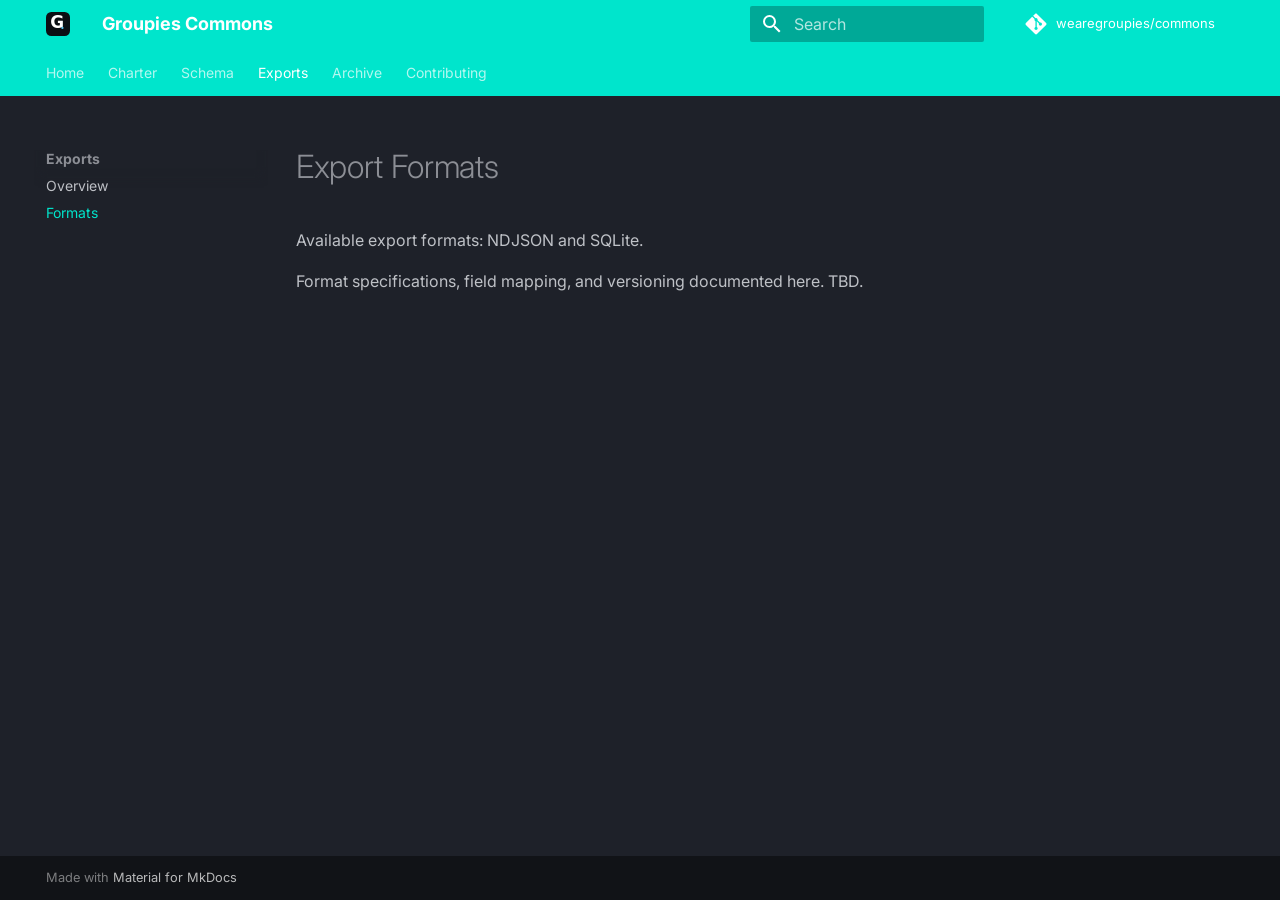
<file: exports/formats/index.html>
<!doctype html>
<html lang="en" class="no-js">
  <head>
    
      <meta charset="utf-8">
      <meta name="viewport" content="width=device-width,initial-scale=1">
      
        <meta name="description" content="The public archive of live music in the Netherlands">
      
      
      
        <link rel="canonical" href="https://docs.wearegroupies.com/exports/formats/">
      
      
        <link rel="prev" href="../">
      
      
        <link rel="next" href="../../archive/">
      
      
        
      
      
      <link rel="icon" href="../../assets/groupies-icon.svg">
      <meta name="generator" content="mkdocs-1.6.1, mkdocs-material-9.7.6">
    
    
      
        <title>Formats - Groupies Commons</title>
      
    
    
      <link rel="stylesheet" href="../../assets/stylesheets/main.484c7ddc.min.css">
      
        
        <link rel="stylesheet" href="../../assets/stylesheets/palette.ab4e12ef.min.css">
      
      


    
    
      
    
    
      
        
        
        <link rel="preconnect" href="https://fonts.gstatic.com" crossorigin>
        <link rel="stylesheet" href="https://fonts.googleapis.com/css?family=Inter:300,300i,400,400i,700,700i%7CJetBrains+Mono:400,400i,700,700i&display=fallback">
        <style>:root{--md-text-font:"Inter";--md-code-font:"JetBrains Mono"}</style>
      
    
    
      <link rel="stylesheet" href="../../stylesheets/extra.css">
    
    <script>__md_scope=new URL("../..",location),__md_hash=e=>[...e].reduce(((e,_)=>(e<<5)-e+_.charCodeAt(0)),0),__md_get=(e,_=localStorage,t=__md_scope)=>JSON.parse(_.getItem(t.pathname+"."+e)),__md_set=(e,_,t=localStorage,a=__md_scope)=>{try{t.setItem(a.pathname+"."+e,JSON.stringify(_))}catch(e){}}</script>
    
      

    
    
  </head>
  
  
    
    
    
    
    
    <body dir="ltr" data-md-color-scheme="slate" data-md-color-primary="custom" data-md-color-accent="custom">
  
    
    <input class="md-toggle" data-md-toggle="drawer" type="checkbox" id="__drawer" autocomplete="off">
    <input class="md-toggle" data-md-toggle="search" type="checkbox" id="__search" autocomplete="off">
    <label class="md-overlay" for="__drawer"></label>
    <div data-md-component="skip">
      
        
        <a href="#export-formats" class="md-skip">
          Skip to content
        </a>
      
    </div>
    <div data-md-component="announce">
      
    </div>
    
    
      

<header class="md-header" data-md-component="header">
  <nav class="md-header__inner md-grid" aria-label="Header">
    <a href="../.." title="Groupies Commons" class="md-header__button md-logo" aria-label="Groupies Commons" data-md-component="logo">
      
  <img src="../../assets/groupies-icon.svg" alt="logo">

    </a>
    <label class="md-header__button md-icon" for="__drawer">
      
      <svg xmlns="http://www.w3.org/2000/svg" viewBox="0 0 24 24"><path d="M3 6h18v2H3zm0 5h18v2H3zm0 5h18v2H3z"/></svg>
    </label>
    <div class="md-header__title" data-md-component="header-title">
      <div class="md-header__ellipsis">
        <div class="md-header__topic">
          <span class="md-ellipsis">
            Groupies Commons
          </span>
        </div>
        <div class="md-header__topic" data-md-component="header-topic">
          <span class="md-ellipsis">
            
              Formats
            
          </span>
        </div>
      </div>
    </div>
    
      
    
    
    
    
      
      
        <label class="md-header__button md-icon" for="__search">
          
          <svg xmlns="http://www.w3.org/2000/svg" viewBox="0 0 24 24"><path d="M9.5 3A6.5 6.5 0 0 1 16 9.5c0 1.61-.59 3.09-1.56 4.23l.27.27h.79l5 5-1.5 1.5-5-5v-.79l-.27-.27A6.52 6.52 0 0 1 9.5 16 6.5 6.5 0 0 1 3 9.5 6.5 6.5 0 0 1 9.5 3m0 2C7 5 5 7 5 9.5S7 14 9.5 14 14 12 14 9.5 12 5 9.5 5"/></svg>
        </label>
        <div class="md-search" data-md-component="search" role="dialog">
  <label class="md-search__overlay" for="__search"></label>
  <div class="md-search__inner" role="search">
    <form class="md-search__form" name="search">
      <input type="text" class="md-search__input" name="query" aria-label="Search" placeholder="Search" autocapitalize="off" autocorrect="off" autocomplete="off" spellcheck="false" data-md-component="search-query" required>
      <label class="md-search__icon md-icon" for="__search">
        
        <svg xmlns="http://www.w3.org/2000/svg" viewBox="0 0 24 24"><path d="M9.5 3A6.5 6.5 0 0 1 16 9.5c0 1.61-.59 3.09-1.56 4.23l.27.27h.79l5 5-1.5 1.5-5-5v-.79l-.27-.27A6.52 6.52 0 0 1 9.5 16 6.5 6.5 0 0 1 3 9.5 6.5 6.5 0 0 1 9.5 3m0 2C7 5 5 7 5 9.5S7 14 9.5 14 14 12 14 9.5 12 5 9.5 5"/></svg>
        
        <svg xmlns="http://www.w3.org/2000/svg" viewBox="0 0 24 24"><path d="M20 11v2H8l5.5 5.5-1.42 1.42L4.16 12l7.92-7.92L13.5 5.5 8 11z"/></svg>
      </label>
      <nav class="md-search__options" aria-label="Search">
        
        <button type="reset" class="md-search__icon md-icon" title="Clear" aria-label="Clear" tabindex="-1">
          
          <svg xmlns="http://www.w3.org/2000/svg" viewBox="0 0 24 24"><path d="M19 6.41 17.59 5 12 10.59 6.41 5 5 6.41 10.59 12 5 17.59 6.41 19 12 13.41 17.59 19 19 17.59 13.41 12z"/></svg>
        </button>
      </nav>
      
        <div class="md-search__suggest" data-md-component="search-suggest"></div>
      
    </form>
    <div class="md-search__output">
      <div class="md-search__scrollwrap" tabindex="0" data-md-scrollfix>
        <div class="md-search-result" data-md-component="search-result">
          <div class="md-search-result__meta">
            Initializing search
          </div>
          <ol class="md-search-result__list" role="presentation"></ol>
        </div>
      </div>
    </div>
  </div>
</div>
      
    
    
      <div class="md-header__source">
        <a href="https://github.com/wearegroupies/commons" title="Go to repository" class="md-source" data-md-component="source">
  <div class="md-source__icon md-icon">
    
    <svg xmlns="http://www.w3.org/2000/svg" viewBox="0 0 448 512"><!--! Font Awesome Free 7.1.0 by @fontawesome - https://fontawesome.com License - https://fontawesome.com/license/free (Icons: CC BY 4.0, Fonts: SIL OFL 1.1, Code: MIT License) Copyright 2025 Fonticons, Inc.--><path d="M439.6 236.1 244 40.5c-5.4-5.5-12.8-8.5-20.4-8.5s-15 3-20.4 8.4L162.5 81l51.5 51.5c27.1-9.1 52.7 16.8 43.4 43.7l49.7 49.7c34.2-11.8 61.2 31 35.5 56.7-26.5 26.5-70.2-2.9-56-37.3L240.3 199v121.9c25.3 12.5 22.3 41.8 9.1 55-6.4 6.4-15.2 10.1-24.3 10.1s-17.8-3.6-24.3-10.1c-17.6-17.6-11.1-46.9 11.2-56v-123c-20.8-8.5-24.6-30.7-18.6-45L142.6 101 8.5 235.1C3 240.6 0 247.9 0 255.5s3 15 8.5 20.4l195.6 195.7c5.4 5.4 12.7 8.4 20.4 8.4s15-3 20.4-8.4l194.7-194.7c5.4-5.4 8.4-12.8 8.4-20.4s-3-15-8.4-20.4"/></svg>
  </div>
  <div class="md-source__repository">
    wearegroupies/commons
  </div>
</a>
      </div>
    
  </nav>
  
</header>
    
    <div class="md-container" data-md-component="container">
      
      
        
          
            
<nav class="md-tabs" aria-label="Tabs" data-md-component="tabs">
  <div class="md-grid">
    <ul class="md-tabs__list">
      
        
  
  
  
  
    <li class="md-tabs__item">
      <a href="../.." class="md-tabs__link">
        
  
  
    
  
  Home

      </a>
    </li>
  

      
        
  
  
  
  
    <li class="md-tabs__item">
      <a href="../../charter/" class="md-tabs__link">
        
  
  
    
  
  Charter

      </a>
    </li>
  

      
        
  
  
  
  
    
    
      <li class="md-tabs__item">
        <a href="../../schema/" class="md-tabs__link">
          
  
  
  Schema

        </a>
      </li>
    
  

      
        
  
  
  
    
  
  
    
    
      <li class="md-tabs__item md-tabs__item--active">
        <a href="../" class="md-tabs__link">
          
  
  
  Exports

        </a>
      </li>
    
  

      
        
  
  
  
  
    <li class="md-tabs__item">
      <a href="../../archive/" class="md-tabs__link">
        
  
  
    
  
  Archive

      </a>
    </li>
  

      
        
  
  
  
  
    <li class="md-tabs__item">
      <a href="../../contributing/" class="md-tabs__link">
        
  
  
    
  
  Contributing

      </a>
    </li>
  

      
    </ul>
  </div>
</nav>
          
        
      
      <main class="md-main" data-md-component="main">
        <div class="md-main__inner md-grid">
          
            
              
              <div class="md-sidebar md-sidebar--primary" data-md-component="sidebar" data-md-type="navigation" >
                <div class="md-sidebar__scrollwrap">
                  <div class="md-sidebar__inner">
                    


  


<nav class="md-nav md-nav--primary md-nav--lifted" aria-label="Navigation" data-md-level="0">
  <label class="md-nav__title" for="__drawer">
    <a href="../.." title="Groupies Commons" class="md-nav__button md-logo" aria-label="Groupies Commons" data-md-component="logo">
      
  <img src="../../assets/groupies-icon.svg" alt="logo">

    </a>
    Groupies Commons
  </label>
  
    <div class="md-nav__source">
      <a href="https://github.com/wearegroupies/commons" title="Go to repository" class="md-source" data-md-component="source">
  <div class="md-source__icon md-icon">
    
    <svg xmlns="http://www.w3.org/2000/svg" viewBox="0 0 448 512"><!--! Font Awesome Free 7.1.0 by @fontawesome - https://fontawesome.com License - https://fontawesome.com/license/free (Icons: CC BY 4.0, Fonts: SIL OFL 1.1, Code: MIT License) Copyright 2025 Fonticons, Inc.--><path d="M439.6 236.1 244 40.5c-5.4-5.5-12.8-8.5-20.4-8.5s-15 3-20.4 8.4L162.5 81l51.5 51.5c27.1-9.1 52.7 16.8 43.4 43.7l49.7 49.7c34.2-11.8 61.2 31 35.5 56.7-26.5 26.5-70.2-2.9-56-37.3L240.3 199v121.9c25.3 12.5 22.3 41.8 9.1 55-6.4 6.4-15.2 10.1-24.3 10.1s-17.8-3.6-24.3-10.1c-17.6-17.6-11.1-46.9 11.2-56v-123c-20.8-8.5-24.6-30.7-18.6-45L142.6 101 8.5 235.1C3 240.6 0 247.9 0 255.5s3 15 8.5 20.4l195.6 195.7c5.4 5.4 12.7 8.4 20.4 8.4s15-3 20.4-8.4l194.7-194.7c5.4-5.4 8.4-12.8 8.4-20.4s-3-15-8.4-20.4"/></svg>
  </div>
  <div class="md-source__repository">
    wearegroupies/commons
  </div>
</a>
    </div>
  
  <ul class="md-nav__list" data-md-scrollfix>
    
      
      
  
  
  
  
    <li class="md-nav__item">
      <a href="../.." class="md-nav__link">
        
  
  
  <span class="md-ellipsis">
    
  
    Home
  

    
  </span>
  
  

      </a>
    </li>
  

    
      
      
  
  
  
  
    <li class="md-nav__item">
      <a href="../../charter/" class="md-nav__link">
        
  
  
  <span class="md-ellipsis">
    
  
    Charter
  

    
  </span>
  
  

      </a>
    </li>
  

    
      
      
  
  
  
  
    
    
    
    
      
      
        
      
    
    
    <li class="md-nav__item md-nav__item--nested">
      
        
        
        <input class="md-nav__toggle md-toggle " type="checkbox" id="__nav_3" >
        
          
          <label class="md-nav__link" for="__nav_3" id="__nav_3_label" tabindex="0">
            
  
  
  <span class="md-ellipsis">
    
  
    Schema
  

    
  </span>
  
  

            <span class="md-nav__icon md-icon"></span>
          </label>
        
        <nav class="md-nav" data-md-level="1" aria-labelledby="__nav_3_label" aria-expanded="false">
          <label class="md-nav__title" for="__nav_3">
            <span class="md-nav__icon md-icon"></span>
            
  
    Schema
  

          </label>
          <ul class="md-nav__list" data-md-scrollfix>
            
              
                
  
  
  
  
    <li class="md-nav__item">
      <a href="../../schema/" class="md-nav__link">
        
  
  
  <span class="md-ellipsis">
    
  
    Overview
  

    
  </span>
  
  

      </a>
    </li>
  

              
            
              
                
  
  
  
  
    <li class="md-nav__item">
      <a href="../../schema/events/" class="md-nav__link">
        
  
  
  <span class="md-ellipsis">
    
  
    Events
  

    
  </span>
  
  

      </a>
    </li>
  

              
            
              
                
  
  
  
  
    <li class="md-nav__item">
      <a href="../../schema/artists/" class="md-nav__link">
        
  
  
  <span class="md-ellipsis">
    
  
    Artists
  

    
  </span>
  
  

      </a>
    </li>
  

              
            
              
                
  
  
  
  
    <li class="md-nav__item">
      <a href="../../schema/venues/" class="md-nav__link">
        
  
  
  <span class="md-ellipsis">
    
  
    Venues
  

    
  </span>
  
  

      </a>
    </li>
  

              
            
          </ul>
        </nav>
      
    </li>
  

    
      
      
  
  
    
  
  
  
    
    
    
    
      
        
        
      
      
        
      
    
    
    <li class="md-nav__item md-nav__item--active md-nav__item--section md-nav__item--nested">
      
        
        
        <input class="md-nav__toggle md-toggle " type="checkbox" id="__nav_4" checked>
        
          
          <label class="md-nav__link" for="__nav_4" id="__nav_4_label" tabindex="">
            
  
  
  <span class="md-ellipsis">
    
  
    Exports
  

    
  </span>
  
  

            <span class="md-nav__icon md-icon"></span>
          </label>
        
        <nav class="md-nav" data-md-level="1" aria-labelledby="__nav_4_label" aria-expanded="true">
          <label class="md-nav__title" for="__nav_4">
            <span class="md-nav__icon md-icon"></span>
            
  
    Exports
  

          </label>
          <ul class="md-nav__list" data-md-scrollfix>
            
              
                
  
  
  
  
    <li class="md-nav__item">
      <a href="../" class="md-nav__link">
        
  
  
  <span class="md-ellipsis">
    
  
    Overview
  

    
  </span>
  
  

      </a>
    </li>
  

              
            
              
                
  
  
    
  
  
  
    <li class="md-nav__item md-nav__item--active">
      
      <input class="md-nav__toggle md-toggle" type="checkbox" id="__toc">
      
      
        
      
      
      <a href="./" class="md-nav__link md-nav__link--active">
        
  
  
  <span class="md-ellipsis">
    
  
    Formats
  

    
  </span>
  
  

      </a>
      
    </li>
  

              
            
          </ul>
        </nav>
      
    </li>
  

    
      
      
  
  
  
  
    <li class="md-nav__item">
      <a href="../../archive/" class="md-nav__link">
        
  
  
  <span class="md-ellipsis">
    
  
    Archive
  

    
  </span>
  
  

      </a>
    </li>
  

    
      
      
  
  
  
  
    <li class="md-nav__item">
      <a href="../../contributing/" class="md-nav__link">
        
  
  
  <span class="md-ellipsis">
    
  
    Contributing
  

    
  </span>
  
  

      </a>
    </li>
  

    
  </ul>
</nav>
                  </div>
                </div>
              </div>
            
            
              
              <div class="md-sidebar md-sidebar--secondary" data-md-component="sidebar" data-md-type="toc" >
                <div class="md-sidebar__scrollwrap">
                  <div class="md-sidebar__inner">
                    

<nav class="md-nav md-nav--secondary" aria-label="Table of contents">
  
  
  
    
  
  
</nav>
                  </div>
                </div>
              </div>
            
          
          
            <div class="md-content" data-md-component="content">
              
              <article class="md-content__inner md-typeset">
                
                  



<h1 id="export-formats">Export Formats<a class="headerlink" href="#export-formats" title="Permanent link">&para;</a></h1>
<p>Available export formats: NDJSON and SQLite.</p>
<p>Format specifications, field mapping, and versioning documented here. TBD.</p>












                
              </article>
            </div>
          
          
<script>var target=document.getElementById(location.hash.slice(1));target&&target.name&&(target.checked=target.name.startsWith("__tabbed_"))</script>
        </div>
        
          <button type="button" class="md-top md-icon" data-md-component="top" hidden>
  
  <svg xmlns="http://www.w3.org/2000/svg" viewBox="0 0 24 24"><path d="M13 20h-2V8l-5.5 5.5-1.42-1.42L12 4.16l7.92 7.92-1.42 1.42L13 8z"/></svg>
  Back to top
</button>
        
      </main>
      
        <footer class="md-footer">
  
  <div class="md-footer-meta md-typeset">
    <div class="md-footer-meta__inner md-grid">
      <div class="md-copyright">
  
  
    Made with
    <a href="https://squidfunk.github.io/mkdocs-material/" target="_blank" rel="noopener">
      Material for MkDocs
    </a>
  
</div>
      
    </div>
  </div>
</footer>
      
    </div>
    <div class="md-dialog" data-md-component="dialog">
      <div class="md-dialog__inner md-typeset"></div>
    </div>
    
    
    
      
      
      <script id="__config" type="application/json">{"annotate": null, "base": "../..", "features": ["navigation.tabs", "navigation.sections", "navigation.top", "search.highlight", "search.suggest", "content.code.copy"], "search": "../../assets/javascripts/workers/search.2c215733.min.js", "tags": null, "translations": {"clipboard.copied": "Copied to clipboard", "clipboard.copy": "Copy to clipboard", "search.result.more.one": "1 more on this page", "search.result.more.other": "# more on this page", "search.result.none": "No matching documents", "search.result.one": "1 matching document", "search.result.other": "# matching documents", "search.result.placeholder": "Type to start searching", "search.result.term.missing": "Missing", "select.version": "Select version"}, "version": null}</script>
    
    
      <script src="../../assets/javascripts/bundle.79ae519e.min.js"></script>
      
    
  </body>
</html>
</file>
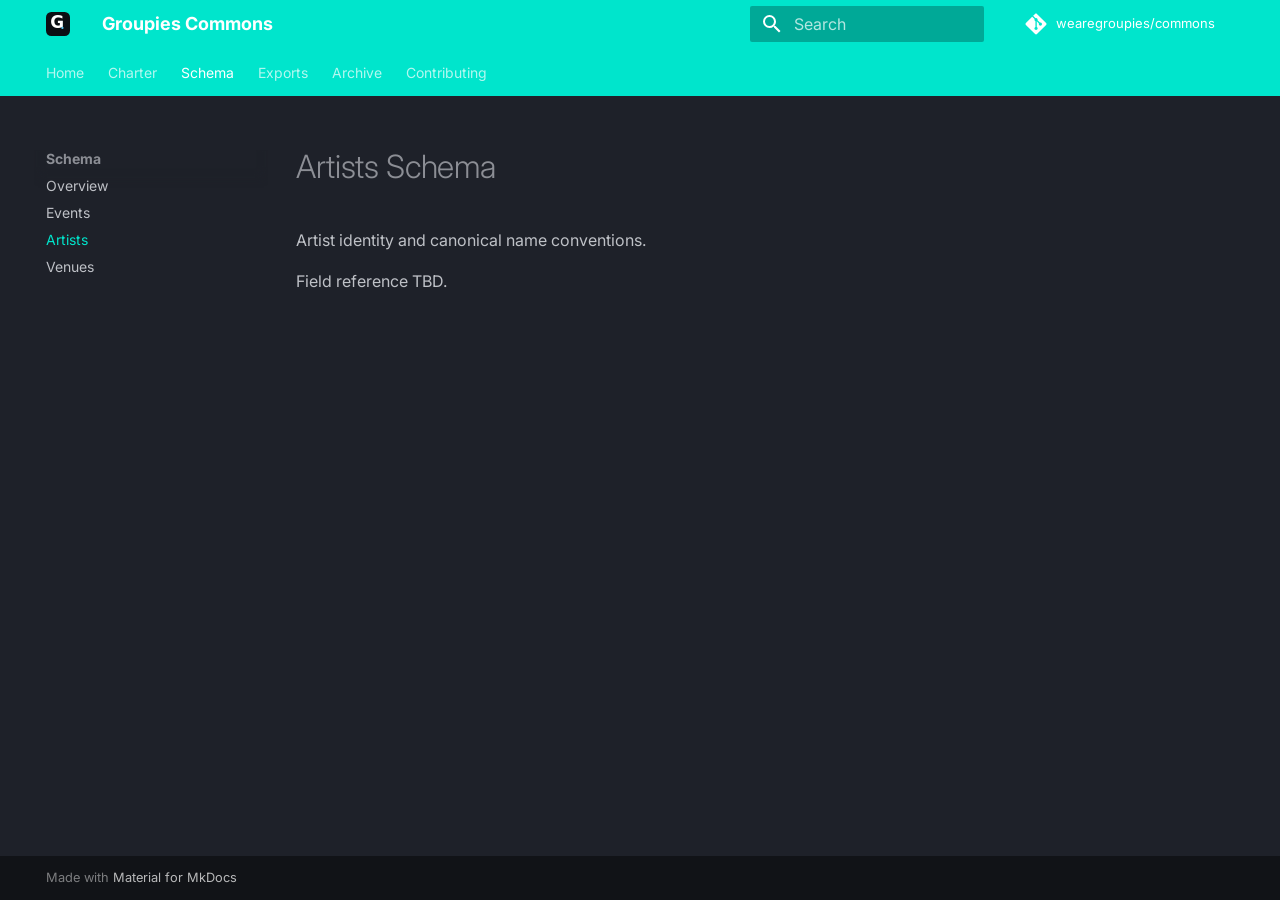
<file: schema/artists/index.html>
<!doctype html>
<html lang="en" class="no-js">
  <head>
    
      <meta charset="utf-8">
      <meta name="viewport" content="width=device-width,initial-scale=1">
      
        <meta name="description" content="The public archive of live music in the Netherlands">
      
      
      
        <link rel="canonical" href="https://docs.wearegroupies.com/schema/artists/">
      
      
        <link rel="prev" href="../events/">
      
      
        <link rel="next" href="../venues/">
      
      
        
      
      
      <link rel="icon" href="../../assets/groupies-icon.svg">
      <meta name="generator" content="mkdocs-1.6.1, mkdocs-material-9.7.6">
    
    
      
        <title>Artists - Groupies Commons</title>
      
    
    
      <link rel="stylesheet" href="../../assets/stylesheets/main.484c7ddc.min.css">
      
        
        <link rel="stylesheet" href="../../assets/stylesheets/palette.ab4e12ef.min.css">
      
      


    
    
      
    
    
      
        
        
        <link rel="preconnect" href="https://fonts.gstatic.com" crossorigin>
        <link rel="stylesheet" href="https://fonts.googleapis.com/css?family=Inter:300,300i,400,400i,700,700i%7CJetBrains+Mono:400,400i,700,700i&display=fallback">
        <style>:root{--md-text-font:"Inter";--md-code-font:"JetBrains Mono"}</style>
      
    
    
      <link rel="stylesheet" href="../../stylesheets/extra.css">
    
    <script>__md_scope=new URL("../..",location),__md_hash=e=>[...e].reduce(((e,_)=>(e<<5)-e+_.charCodeAt(0)),0),__md_get=(e,_=localStorage,t=__md_scope)=>JSON.parse(_.getItem(t.pathname+"."+e)),__md_set=(e,_,t=localStorage,a=__md_scope)=>{try{t.setItem(a.pathname+"."+e,JSON.stringify(_))}catch(e){}}</script>
    
      

    
    
  </head>
  
  
    
    
    
    
    
    <body dir="ltr" data-md-color-scheme="slate" data-md-color-primary="custom" data-md-color-accent="custom">
  
    
    <input class="md-toggle" data-md-toggle="drawer" type="checkbox" id="__drawer" autocomplete="off">
    <input class="md-toggle" data-md-toggle="search" type="checkbox" id="__search" autocomplete="off">
    <label class="md-overlay" for="__drawer"></label>
    <div data-md-component="skip">
      
        
        <a href="#artists-schema" class="md-skip">
          Skip to content
        </a>
      
    </div>
    <div data-md-component="announce">
      
    </div>
    
    
      

<header class="md-header" data-md-component="header">
  <nav class="md-header__inner md-grid" aria-label="Header">
    <a href="../.." title="Groupies Commons" class="md-header__button md-logo" aria-label="Groupies Commons" data-md-component="logo">
      
  <img src="../../assets/groupies-icon.svg" alt="logo">

    </a>
    <label class="md-header__button md-icon" for="__drawer">
      
      <svg xmlns="http://www.w3.org/2000/svg" viewBox="0 0 24 24"><path d="M3 6h18v2H3zm0 5h18v2H3zm0 5h18v2H3z"/></svg>
    </label>
    <div class="md-header__title" data-md-component="header-title">
      <div class="md-header__ellipsis">
        <div class="md-header__topic">
          <span class="md-ellipsis">
            Groupies Commons
          </span>
        </div>
        <div class="md-header__topic" data-md-component="header-topic">
          <span class="md-ellipsis">
            
              Artists
            
          </span>
        </div>
      </div>
    </div>
    
      
    
    
    
    
      
      
        <label class="md-header__button md-icon" for="__search">
          
          <svg xmlns="http://www.w3.org/2000/svg" viewBox="0 0 24 24"><path d="M9.5 3A6.5 6.5 0 0 1 16 9.5c0 1.61-.59 3.09-1.56 4.23l.27.27h.79l5 5-1.5 1.5-5-5v-.79l-.27-.27A6.52 6.52 0 0 1 9.5 16 6.5 6.5 0 0 1 3 9.5 6.5 6.5 0 0 1 9.5 3m0 2C7 5 5 7 5 9.5S7 14 9.5 14 14 12 14 9.5 12 5 9.5 5"/></svg>
        </label>
        <div class="md-search" data-md-component="search" role="dialog">
  <label class="md-search__overlay" for="__search"></label>
  <div class="md-search__inner" role="search">
    <form class="md-search__form" name="search">
      <input type="text" class="md-search__input" name="query" aria-label="Search" placeholder="Search" autocapitalize="off" autocorrect="off" autocomplete="off" spellcheck="false" data-md-component="search-query" required>
      <label class="md-search__icon md-icon" for="__search">
        
        <svg xmlns="http://www.w3.org/2000/svg" viewBox="0 0 24 24"><path d="M9.5 3A6.5 6.5 0 0 1 16 9.5c0 1.61-.59 3.09-1.56 4.23l.27.27h.79l5 5-1.5 1.5-5-5v-.79l-.27-.27A6.52 6.52 0 0 1 9.5 16 6.5 6.5 0 0 1 3 9.5 6.5 6.5 0 0 1 9.5 3m0 2C7 5 5 7 5 9.5S7 14 9.5 14 14 12 14 9.5 12 5 9.5 5"/></svg>
        
        <svg xmlns="http://www.w3.org/2000/svg" viewBox="0 0 24 24"><path d="M20 11v2H8l5.5 5.5-1.42 1.42L4.16 12l7.92-7.92L13.5 5.5 8 11z"/></svg>
      </label>
      <nav class="md-search__options" aria-label="Search">
        
        <button type="reset" class="md-search__icon md-icon" title="Clear" aria-label="Clear" tabindex="-1">
          
          <svg xmlns="http://www.w3.org/2000/svg" viewBox="0 0 24 24"><path d="M19 6.41 17.59 5 12 10.59 6.41 5 5 6.41 10.59 12 5 17.59 6.41 19 12 13.41 17.59 19 19 17.59 13.41 12z"/></svg>
        </button>
      </nav>
      
        <div class="md-search__suggest" data-md-component="search-suggest"></div>
      
    </form>
    <div class="md-search__output">
      <div class="md-search__scrollwrap" tabindex="0" data-md-scrollfix>
        <div class="md-search-result" data-md-component="search-result">
          <div class="md-search-result__meta">
            Initializing search
          </div>
          <ol class="md-search-result__list" role="presentation"></ol>
        </div>
      </div>
    </div>
  </div>
</div>
      
    
    
      <div class="md-header__source">
        <a href="https://github.com/wearegroupies/commons" title="Go to repository" class="md-source" data-md-component="source">
  <div class="md-source__icon md-icon">
    
    <svg xmlns="http://www.w3.org/2000/svg" viewBox="0 0 448 512"><!--! Font Awesome Free 7.1.0 by @fontawesome - https://fontawesome.com License - https://fontawesome.com/license/free (Icons: CC BY 4.0, Fonts: SIL OFL 1.1, Code: MIT License) Copyright 2025 Fonticons, Inc.--><path d="M439.6 236.1 244 40.5c-5.4-5.5-12.8-8.5-20.4-8.5s-15 3-20.4 8.4L162.5 81l51.5 51.5c27.1-9.1 52.7 16.8 43.4 43.7l49.7 49.7c34.2-11.8 61.2 31 35.5 56.7-26.5 26.5-70.2-2.9-56-37.3L240.3 199v121.9c25.3 12.5 22.3 41.8 9.1 55-6.4 6.4-15.2 10.1-24.3 10.1s-17.8-3.6-24.3-10.1c-17.6-17.6-11.1-46.9 11.2-56v-123c-20.8-8.5-24.6-30.7-18.6-45L142.6 101 8.5 235.1C3 240.6 0 247.9 0 255.5s3 15 8.5 20.4l195.6 195.7c5.4 5.4 12.7 8.4 20.4 8.4s15-3 20.4-8.4l194.7-194.7c5.4-5.4 8.4-12.8 8.4-20.4s-3-15-8.4-20.4"/></svg>
  </div>
  <div class="md-source__repository">
    wearegroupies/commons
  </div>
</a>
      </div>
    
  </nav>
  
</header>
    
    <div class="md-container" data-md-component="container">
      
      
        
          
            
<nav class="md-tabs" aria-label="Tabs" data-md-component="tabs">
  <div class="md-grid">
    <ul class="md-tabs__list">
      
        
  
  
  
  
    <li class="md-tabs__item">
      <a href="../.." class="md-tabs__link">
        
  
  
    
  
  Home

      </a>
    </li>
  

      
        
  
  
  
  
    <li class="md-tabs__item">
      <a href="../../charter/" class="md-tabs__link">
        
  
  
    
  
  Charter

      </a>
    </li>
  

      
        
  
  
  
    
  
  
    
    
      <li class="md-tabs__item md-tabs__item--active">
        <a href="../" class="md-tabs__link">
          
  
  
  Schema

        </a>
      </li>
    
  

      
        
  
  
  
  
    
    
      <li class="md-tabs__item">
        <a href="../../exports/" class="md-tabs__link">
          
  
  
  Exports

        </a>
      </li>
    
  

      
        
  
  
  
  
    <li class="md-tabs__item">
      <a href="../../archive/" class="md-tabs__link">
        
  
  
    
  
  Archive

      </a>
    </li>
  

      
        
  
  
  
  
    <li class="md-tabs__item">
      <a href="../../contributing/" class="md-tabs__link">
        
  
  
    
  
  Contributing

      </a>
    </li>
  

      
    </ul>
  </div>
</nav>
          
        
      
      <main class="md-main" data-md-component="main">
        <div class="md-main__inner md-grid">
          
            
              
              <div class="md-sidebar md-sidebar--primary" data-md-component="sidebar" data-md-type="navigation" >
                <div class="md-sidebar__scrollwrap">
                  <div class="md-sidebar__inner">
                    


  


<nav class="md-nav md-nav--primary md-nav--lifted" aria-label="Navigation" data-md-level="0">
  <label class="md-nav__title" for="__drawer">
    <a href="../.." title="Groupies Commons" class="md-nav__button md-logo" aria-label="Groupies Commons" data-md-component="logo">
      
  <img src="../../assets/groupies-icon.svg" alt="logo">

    </a>
    Groupies Commons
  </label>
  
    <div class="md-nav__source">
      <a href="https://github.com/wearegroupies/commons" title="Go to repository" class="md-source" data-md-component="source">
  <div class="md-source__icon md-icon">
    
    <svg xmlns="http://www.w3.org/2000/svg" viewBox="0 0 448 512"><!--! Font Awesome Free 7.1.0 by @fontawesome - https://fontawesome.com License - https://fontawesome.com/license/free (Icons: CC BY 4.0, Fonts: SIL OFL 1.1, Code: MIT License) Copyright 2025 Fonticons, Inc.--><path d="M439.6 236.1 244 40.5c-5.4-5.5-12.8-8.5-20.4-8.5s-15 3-20.4 8.4L162.5 81l51.5 51.5c27.1-9.1 52.7 16.8 43.4 43.7l49.7 49.7c34.2-11.8 61.2 31 35.5 56.7-26.5 26.5-70.2-2.9-56-37.3L240.3 199v121.9c25.3 12.5 22.3 41.8 9.1 55-6.4 6.4-15.2 10.1-24.3 10.1s-17.8-3.6-24.3-10.1c-17.6-17.6-11.1-46.9 11.2-56v-123c-20.8-8.5-24.6-30.7-18.6-45L142.6 101 8.5 235.1C3 240.6 0 247.9 0 255.5s3 15 8.5 20.4l195.6 195.7c5.4 5.4 12.7 8.4 20.4 8.4s15-3 20.4-8.4l194.7-194.7c5.4-5.4 8.4-12.8 8.4-20.4s-3-15-8.4-20.4"/></svg>
  </div>
  <div class="md-source__repository">
    wearegroupies/commons
  </div>
</a>
    </div>
  
  <ul class="md-nav__list" data-md-scrollfix>
    
      
      
  
  
  
  
    <li class="md-nav__item">
      <a href="../.." class="md-nav__link">
        
  
  
  <span class="md-ellipsis">
    
  
    Home
  

    
  </span>
  
  

      </a>
    </li>
  

    
      
      
  
  
  
  
    <li class="md-nav__item">
      <a href="../../charter/" class="md-nav__link">
        
  
  
  <span class="md-ellipsis">
    
  
    Charter
  

    
  </span>
  
  

      </a>
    </li>
  

    
      
      
  
  
    
  
  
  
    
    
    
    
      
        
        
      
      
        
      
    
    
    <li class="md-nav__item md-nav__item--active md-nav__item--section md-nav__item--nested">
      
        
        
        <input class="md-nav__toggle md-toggle " type="checkbox" id="__nav_3" checked>
        
          
          <label class="md-nav__link" for="__nav_3" id="__nav_3_label" tabindex="">
            
  
  
  <span class="md-ellipsis">
    
  
    Schema
  

    
  </span>
  
  

            <span class="md-nav__icon md-icon"></span>
          </label>
        
        <nav class="md-nav" data-md-level="1" aria-labelledby="__nav_3_label" aria-expanded="true">
          <label class="md-nav__title" for="__nav_3">
            <span class="md-nav__icon md-icon"></span>
            
  
    Schema
  

          </label>
          <ul class="md-nav__list" data-md-scrollfix>
            
              
                
  
  
  
  
    <li class="md-nav__item">
      <a href="../" class="md-nav__link">
        
  
  
  <span class="md-ellipsis">
    
  
    Overview
  

    
  </span>
  
  

      </a>
    </li>
  

              
            
              
                
  
  
  
  
    <li class="md-nav__item">
      <a href="../events/" class="md-nav__link">
        
  
  
  <span class="md-ellipsis">
    
  
    Events
  

    
  </span>
  
  

      </a>
    </li>
  

              
            
              
                
  
  
    
  
  
  
    <li class="md-nav__item md-nav__item--active">
      
      <input class="md-nav__toggle md-toggle" type="checkbox" id="__toc">
      
      
        
      
      
      <a href="./" class="md-nav__link md-nav__link--active">
        
  
  
  <span class="md-ellipsis">
    
  
    Artists
  

    
  </span>
  
  

      </a>
      
    </li>
  

              
            
              
                
  
  
  
  
    <li class="md-nav__item">
      <a href="../venues/" class="md-nav__link">
        
  
  
  <span class="md-ellipsis">
    
  
    Venues
  

    
  </span>
  
  

      </a>
    </li>
  

              
            
          </ul>
        </nav>
      
    </li>
  

    
      
      
  
  
  
  
    
    
    
    
      
      
        
      
    
    
    <li class="md-nav__item md-nav__item--nested">
      
        
        
        <input class="md-nav__toggle md-toggle " type="checkbox" id="__nav_4" >
        
          
          <label class="md-nav__link" for="__nav_4" id="__nav_4_label" tabindex="0">
            
  
  
  <span class="md-ellipsis">
    
  
    Exports
  

    
  </span>
  
  

            <span class="md-nav__icon md-icon"></span>
          </label>
        
        <nav class="md-nav" data-md-level="1" aria-labelledby="__nav_4_label" aria-expanded="false">
          <label class="md-nav__title" for="__nav_4">
            <span class="md-nav__icon md-icon"></span>
            
  
    Exports
  

          </label>
          <ul class="md-nav__list" data-md-scrollfix>
            
              
                
  
  
  
  
    <li class="md-nav__item">
      <a href="../../exports/" class="md-nav__link">
        
  
  
  <span class="md-ellipsis">
    
  
    Overview
  

    
  </span>
  
  

      </a>
    </li>
  

              
            
              
                
  
  
  
  
    <li class="md-nav__item">
      <a href="../../exports/formats/" class="md-nav__link">
        
  
  
  <span class="md-ellipsis">
    
  
    Formats
  

    
  </span>
  
  

      </a>
    </li>
  

              
            
          </ul>
        </nav>
      
    </li>
  

    
      
      
  
  
  
  
    <li class="md-nav__item">
      <a href="../../archive/" class="md-nav__link">
        
  
  
  <span class="md-ellipsis">
    
  
    Archive
  

    
  </span>
  
  

      </a>
    </li>
  

    
      
      
  
  
  
  
    <li class="md-nav__item">
      <a href="../../contributing/" class="md-nav__link">
        
  
  
  <span class="md-ellipsis">
    
  
    Contributing
  

    
  </span>
  
  

      </a>
    </li>
  

    
  </ul>
</nav>
                  </div>
                </div>
              </div>
            
            
              
              <div class="md-sidebar md-sidebar--secondary" data-md-component="sidebar" data-md-type="toc" >
                <div class="md-sidebar__scrollwrap">
                  <div class="md-sidebar__inner">
                    

<nav class="md-nav md-nav--secondary" aria-label="Table of contents">
  
  
  
    
  
  
</nav>
                  </div>
                </div>
              </div>
            
          
          
            <div class="md-content" data-md-component="content">
              
              <article class="md-content__inner md-typeset">
                
                  



<h1 id="artists-schema">Artists Schema<a class="headerlink" href="#artists-schema" title="Permanent link">&para;</a></h1>
<p>Artist identity and canonical name conventions.</p>
<p>Field reference TBD.</p>












                
              </article>
            </div>
          
          
<script>var target=document.getElementById(location.hash.slice(1));target&&target.name&&(target.checked=target.name.startsWith("__tabbed_"))</script>
        </div>
        
          <button type="button" class="md-top md-icon" data-md-component="top" hidden>
  
  <svg xmlns="http://www.w3.org/2000/svg" viewBox="0 0 24 24"><path d="M13 20h-2V8l-5.5 5.5-1.42-1.42L12 4.16l7.92 7.92-1.42 1.42L13 8z"/></svg>
  Back to top
</button>
        
      </main>
      
        <footer class="md-footer">
  
  <div class="md-footer-meta md-typeset">
    <div class="md-footer-meta__inner md-grid">
      <div class="md-copyright">
  
  
    Made with
    <a href="https://squidfunk.github.io/mkdocs-material/" target="_blank" rel="noopener">
      Material for MkDocs
    </a>
  
</div>
      
    </div>
  </div>
</footer>
      
    </div>
    <div class="md-dialog" data-md-component="dialog">
      <div class="md-dialog__inner md-typeset"></div>
    </div>
    
    
    
      
      
      <script id="__config" type="application/json">{"annotate": null, "base": "../..", "features": ["navigation.tabs", "navigation.sections", "navigation.top", "search.highlight", "search.suggest", "content.code.copy"], "search": "../../assets/javascripts/workers/search.2c215733.min.js", "tags": null, "translations": {"clipboard.copied": "Copied to clipboard", "clipboard.copy": "Copy to clipboard", "search.result.more.one": "1 more on this page", "search.result.more.other": "# more on this page", "search.result.none": "No matching documents", "search.result.one": "1 matching document", "search.result.other": "# matching documents", "search.result.placeholder": "Type to start searching", "search.result.term.missing": "Missing", "select.version": "Select version"}, "version": null}</script>
    
    
      <script src="../../assets/javascripts/bundle.79ae519e.min.js"></script>
      
    
  </body>
</html>
</file>
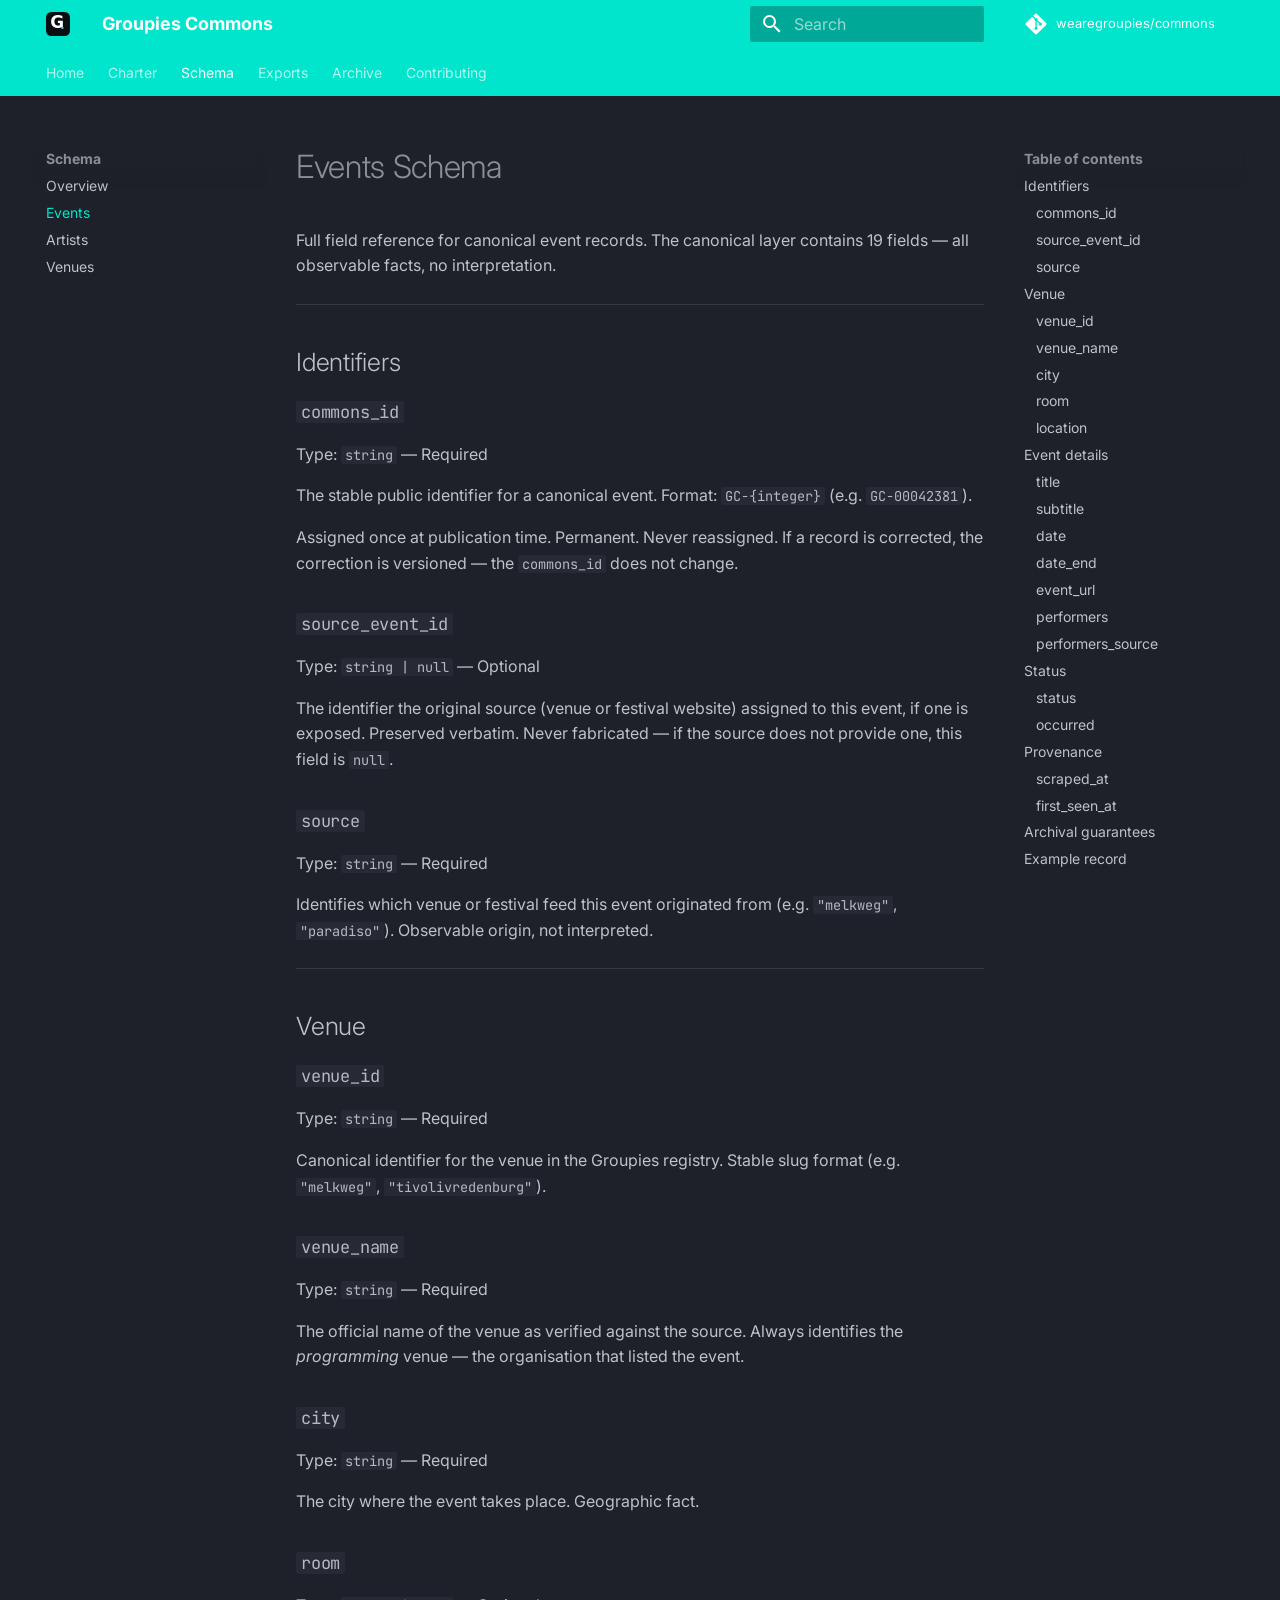
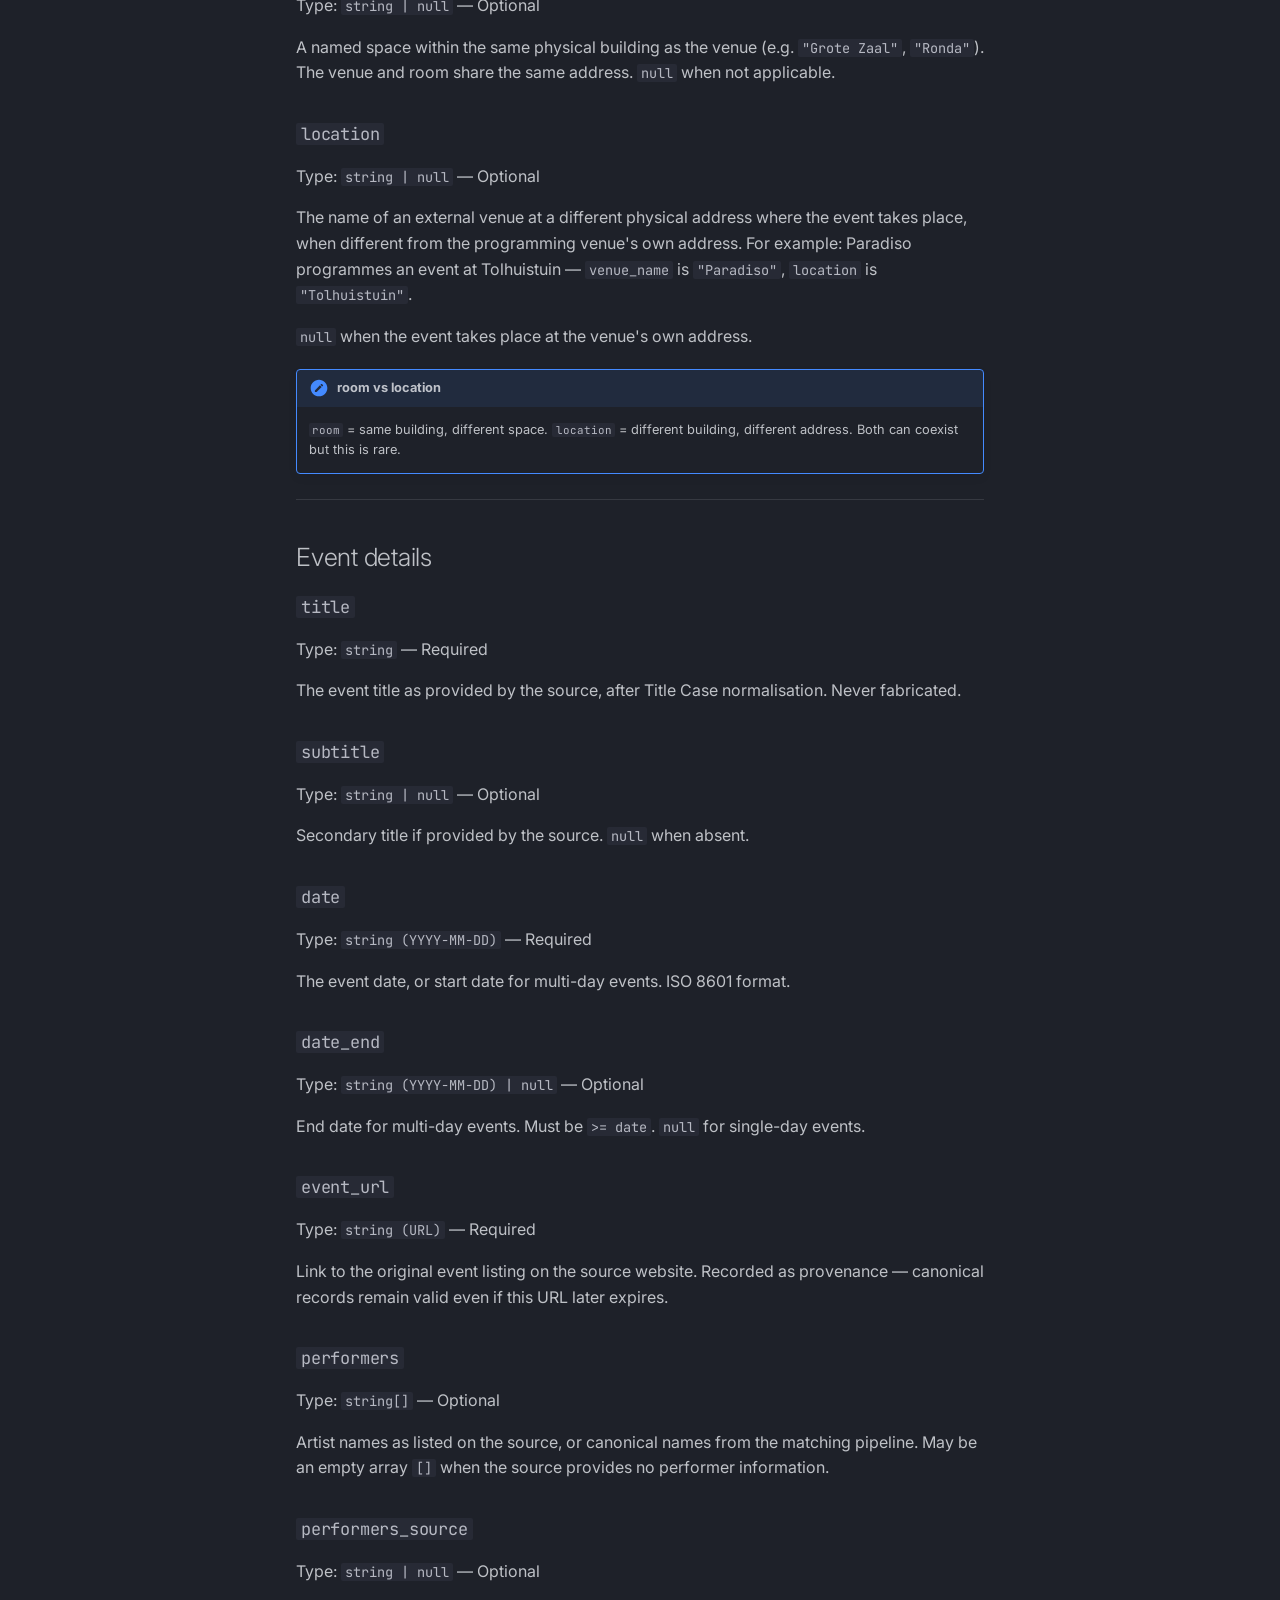
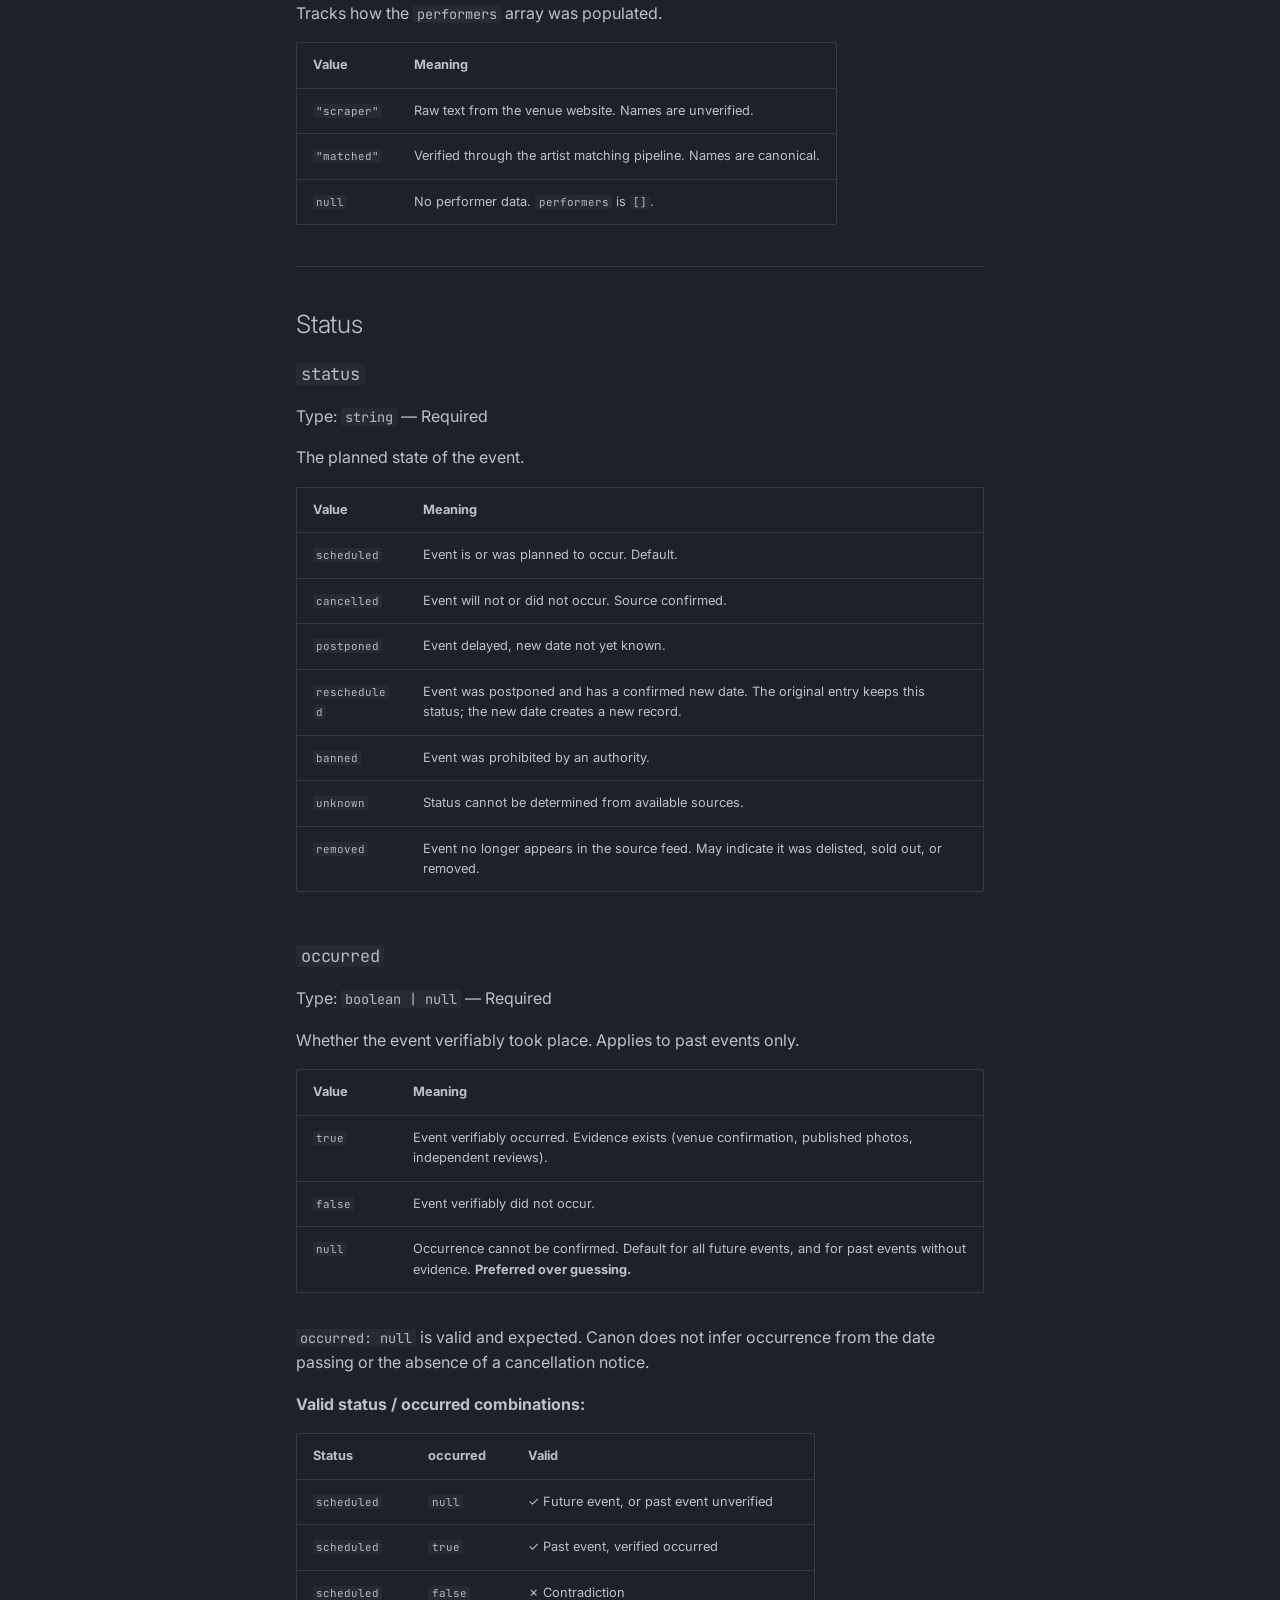
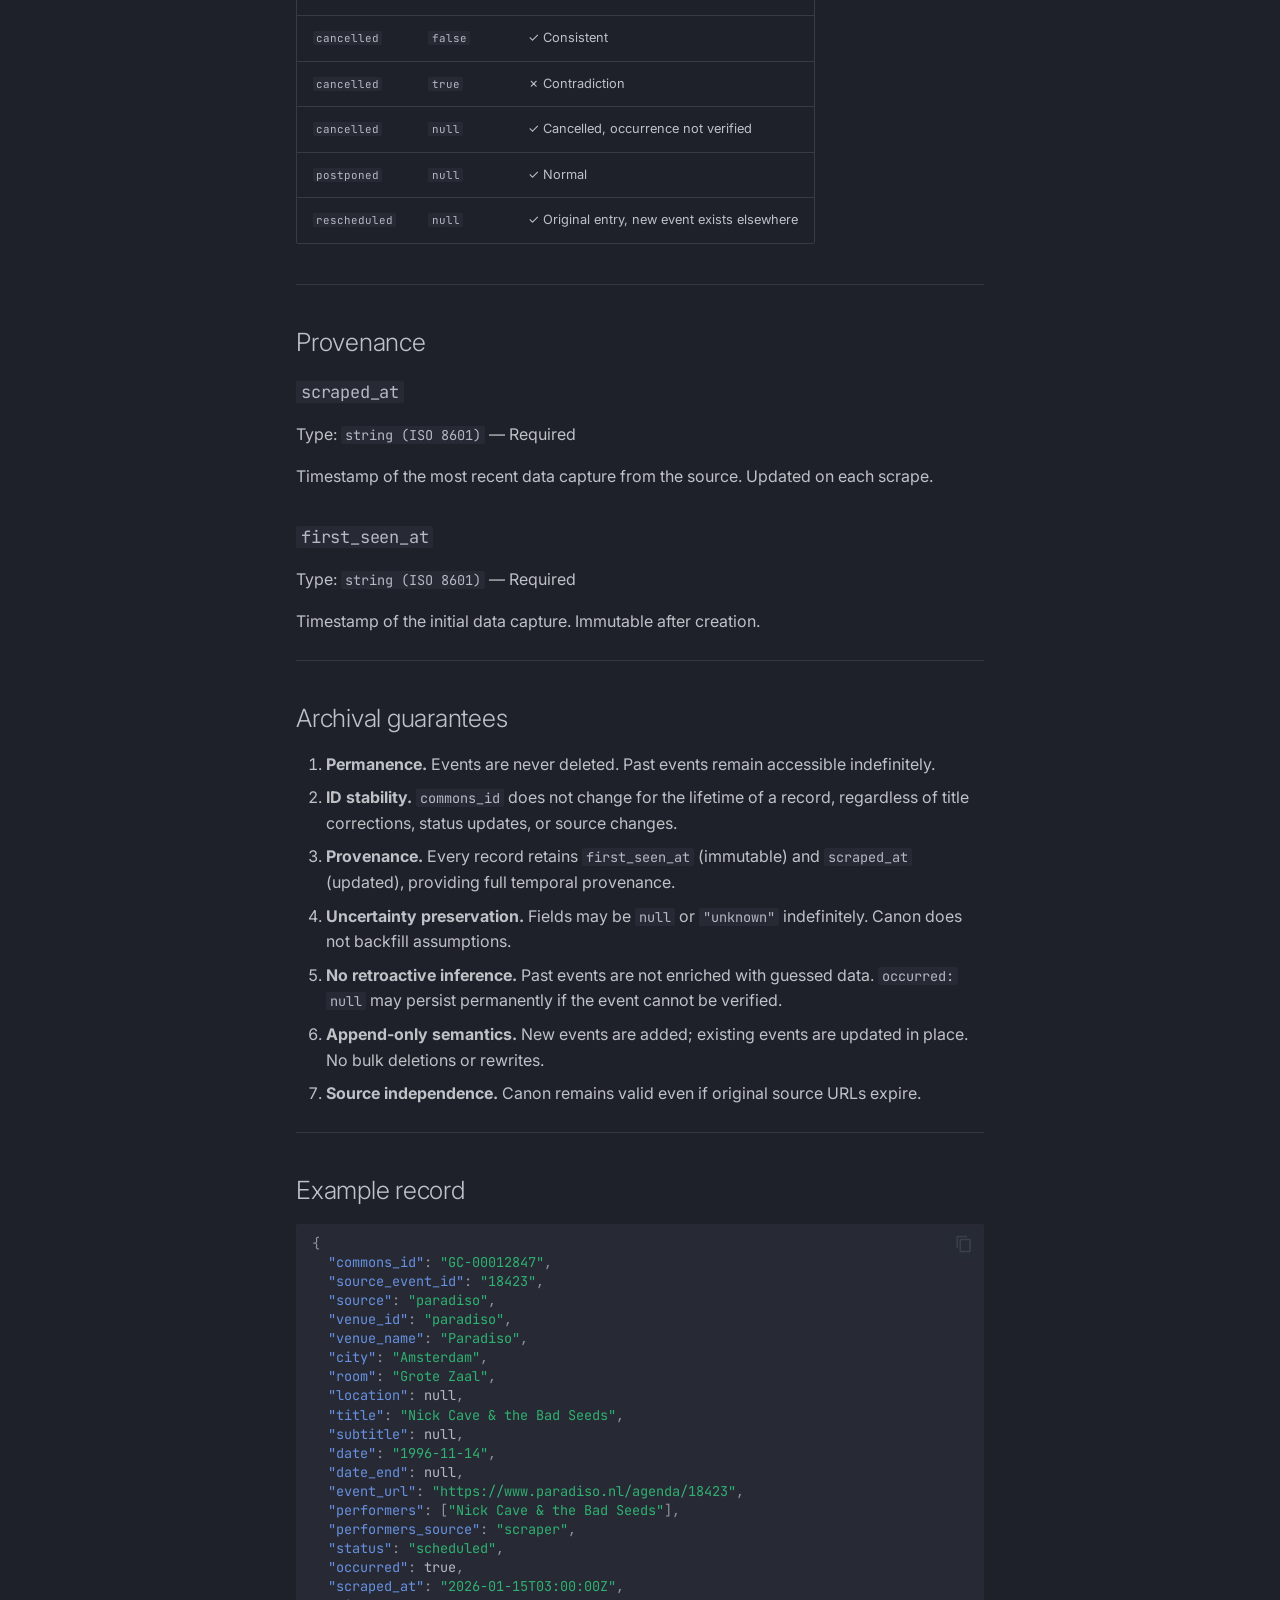
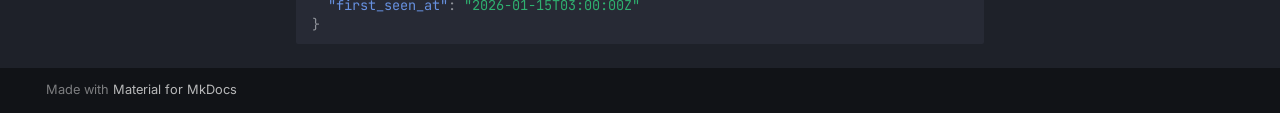
<file: schema/events/index.html>
<!doctype html>
<html lang="en" class="no-js">
  <head>
    
      <meta charset="utf-8">
      <meta name="viewport" content="width=device-width,initial-scale=1">
      
        <meta name="description" content="The public archive of live music in the Netherlands">
      
      
      
        <link rel="canonical" href="https://docs.wearegroupies.com/schema/events/">
      
      
        <link rel="prev" href="../">
      
      
        <link rel="next" href="../artists/">
      
      
        
      
      
      <link rel="icon" href="../../assets/groupies-icon.svg">
      <meta name="generator" content="mkdocs-1.6.1, mkdocs-material-9.7.6">
    
    
      
        <title>Events - Groupies Commons</title>
      
    
    
      <link rel="stylesheet" href="../../assets/stylesheets/main.484c7ddc.min.css">
      
        
        <link rel="stylesheet" href="../../assets/stylesheets/palette.ab4e12ef.min.css">
      
      


    
    
      
    
    
      
        
        
        <link rel="preconnect" href="https://fonts.gstatic.com" crossorigin>
        <link rel="stylesheet" href="https://fonts.googleapis.com/css?family=Inter:300,300i,400,400i,700,700i%7CJetBrains+Mono:400,400i,700,700i&display=fallback">
        <style>:root{--md-text-font:"Inter";--md-code-font:"JetBrains Mono"}</style>
      
    
    
      <link rel="stylesheet" href="../../stylesheets/extra.css">
    
    <script>__md_scope=new URL("../..",location),__md_hash=e=>[...e].reduce(((e,_)=>(e<<5)-e+_.charCodeAt(0)),0),__md_get=(e,_=localStorage,t=__md_scope)=>JSON.parse(_.getItem(t.pathname+"."+e)),__md_set=(e,_,t=localStorage,a=__md_scope)=>{try{t.setItem(a.pathname+"."+e,JSON.stringify(_))}catch(e){}}</script>
    
      

    
    
  </head>
  
  
    
    
    
    
    
    <body dir="ltr" data-md-color-scheme="slate" data-md-color-primary="custom" data-md-color-accent="custom">
  
    
    <input class="md-toggle" data-md-toggle="drawer" type="checkbox" id="__drawer" autocomplete="off">
    <input class="md-toggle" data-md-toggle="search" type="checkbox" id="__search" autocomplete="off">
    <label class="md-overlay" for="__drawer"></label>
    <div data-md-component="skip">
      
        
        <a href="#events-schema" class="md-skip">
          Skip to content
        </a>
      
    </div>
    <div data-md-component="announce">
      
    </div>
    
    
      

<header class="md-header" data-md-component="header">
  <nav class="md-header__inner md-grid" aria-label="Header">
    <a href="../.." title="Groupies Commons" class="md-header__button md-logo" aria-label="Groupies Commons" data-md-component="logo">
      
  <img src="../../assets/groupies-icon.svg" alt="logo">

    </a>
    <label class="md-header__button md-icon" for="__drawer">
      
      <svg xmlns="http://www.w3.org/2000/svg" viewBox="0 0 24 24"><path d="M3 6h18v2H3zm0 5h18v2H3zm0 5h18v2H3z"/></svg>
    </label>
    <div class="md-header__title" data-md-component="header-title">
      <div class="md-header__ellipsis">
        <div class="md-header__topic">
          <span class="md-ellipsis">
            Groupies Commons
          </span>
        </div>
        <div class="md-header__topic" data-md-component="header-topic">
          <span class="md-ellipsis">
            
              Events
            
          </span>
        </div>
      </div>
    </div>
    
      
    
    
    
    
      
      
        <label class="md-header__button md-icon" for="__search">
          
          <svg xmlns="http://www.w3.org/2000/svg" viewBox="0 0 24 24"><path d="M9.5 3A6.5 6.5 0 0 1 16 9.5c0 1.61-.59 3.09-1.56 4.23l.27.27h.79l5 5-1.5 1.5-5-5v-.79l-.27-.27A6.52 6.52 0 0 1 9.5 16 6.5 6.5 0 0 1 3 9.5 6.5 6.5 0 0 1 9.5 3m0 2C7 5 5 7 5 9.5S7 14 9.5 14 14 12 14 9.5 12 5 9.5 5"/></svg>
        </label>
        <div class="md-search" data-md-component="search" role="dialog">
  <label class="md-search__overlay" for="__search"></label>
  <div class="md-search__inner" role="search">
    <form class="md-search__form" name="search">
      <input type="text" class="md-search__input" name="query" aria-label="Search" placeholder="Search" autocapitalize="off" autocorrect="off" autocomplete="off" spellcheck="false" data-md-component="search-query" required>
      <label class="md-search__icon md-icon" for="__search">
        
        <svg xmlns="http://www.w3.org/2000/svg" viewBox="0 0 24 24"><path d="M9.5 3A6.5 6.5 0 0 1 16 9.5c0 1.61-.59 3.09-1.56 4.23l.27.27h.79l5 5-1.5 1.5-5-5v-.79l-.27-.27A6.52 6.52 0 0 1 9.5 16 6.5 6.5 0 0 1 3 9.5 6.5 6.5 0 0 1 9.5 3m0 2C7 5 5 7 5 9.5S7 14 9.5 14 14 12 14 9.5 12 5 9.5 5"/></svg>
        
        <svg xmlns="http://www.w3.org/2000/svg" viewBox="0 0 24 24"><path d="M20 11v2H8l5.5 5.5-1.42 1.42L4.16 12l7.92-7.92L13.5 5.5 8 11z"/></svg>
      </label>
      <nav class="md-search__options" aria-label="Search">
        
        <button type="reset" class="md-search__icon md-icon" title="Clear" aria-label="Clear" tabindex="-1">
          
          <svg xmlns="http://www.w3.org/2000/svg" viewBox="0 0 24 24"><path d="M19 6.41 17.59 5 12 10.59 6.41 5 5 6.41 10.59 12 5 17.59 6.41 19 12 13.41 17.59 19 19 17.59 13.41 12z"/></svg>
        </button>
      </nav>
      
        <div class="md-search__suggest" data-md-component="search-suggest"></div>
      
    </form>
    <div class="md-search__output">
      <div class="md-search__scrollwrap" tabindex="0" data-md-scrollfix>
        <div class="md-search-result" data-md-component="search-result">
          <div class="md-search-result__meta">
            Initializing search
          </div>
          <ol class="md-search-result__list" role="presentation"></ol>
        </div>
      </div>
    </div>
  </div>
</div>
      
    
    
      <div class="md-header__source">
        <a href="https://github.com/wearegroupies/commons" title="Go to repository" class="md-source" data-md-component="source">
  <div class="md-source__icon md-icon">
    
    <svg xmlns="http://www.w3.org/2000/svg" viewBox="0 0 448 512"><!--! Font Awesome Free 7.1.0 by @fontawesome - https://fontawesome.com License - https://fontawesome.com/license/free (Icons: CC BY 4.0, Fonts: SIL OFL 1.1, Code: MIT License) Copyright 2025 Fonticons, Inc.--><path d="M439.6 236.1 244 40.5c-5.4-5.5-12.8-8.5-20.4-8.5s-15 3-20.4 8.4L162.5 81l51.5 51.5c27.1-9.1 52.7 16.8 43.4 43.7l49.7 49.7c34.2-11.8 61.2 31 35.5 56.7-26.5 26.5-70.2-2.9-56-37.3L240.3 199v121.9c25.3 12.5 22.3 41.8 9.1 55-6.4 6.4-15.2 10.1-24.3 10.1s-17.8-3.6-24.3-10.1c-17.6-17.6-11.1-46.9 11.2-56v-123c-20.8-8.5-24.6-30.7-18.6-45L142.6 101 8.5 235.1C3 240.6 0 247.9 0 255.5s3 15 8.5 20.4l195.6 195.7c5.4 5.4 12.7 8.4 20.4 8.4s15-3 20.4-8.4l194.7-194.7c5.4-5.4 8.4-12.8 8.4-20.4s-3-15-8.4-20.4"/></svg>
  </div>
  <div class="md-source__repository">
    wearegroupies/commons
  </div>
</a>
      </div>
    
  </nav>
  
</header>
    
    <div class="md-container" data-md-component="container">
      
      
        
          
            
<nav class="md-tabs" aria-label="Tabs" data-md-component="tabs">
  <div class="md-grid">
    <ul class="md-tabs__list">
      
        
  
  
  
  
    <li class="md-tabs__item">
      <a href="../.." class="md-tabs__link">
        
  
  
    
  
  Home

      </a>
    </li>
  

      
        
  
  
  
  
    <li class="md-tabs__item">
      <a href="../../charter/" class="md-tabs__link">
        
  
  
    
  
  Charter

      </a>
    </li>
  

      
        
  
  
  
    
  
  
    
    
      <li class="md-tabs__item md-tabs__item--active">
        <a href="../" class="md-tabs__link">
          
  
  
  Schema

        </a>
      </li>
    
  

      
        
  
  
  
  
    
    
      <li class="md-tabs__item">
        <a href="../../exports/" class="md-tabs__link">
          
  
  
  Exports

        </a>
      </li>
    
  

      
        
  
  
  
  
    <li class="md-tabs__item">
      <a href="../../archive/" class="md-tabs__link">
        
  
  
    
  
  Archive

      </a>
    </li>
  

      
        
  
  
  
  
    <li class="md-tabs__item">
      <a href="../../contributing/" class="md-tabs__link">
        
  
  
    
  
  Contributing

      </a>
    </li>
  

      
    </ul>
  </div>
</nav>
          
        
      
      <main class="md-main" data-md-component="main">
        <div class="md-main__inner md-grid">
          
            
              
              <div class="md-sidebar md-sidebar--primary" data-md-component="sidebar" data-md-type="navigation" >
                <div class="md-sidebar__scrollwrap">
                  <div class="md-sidebar__inner">
                    


  


<nav class="md-nav md-nav--primary md-nav--lifted" aria-label="Navigation" data-md-level="0">
  <label class="md-nav__title" for="__drawer">
    <a href="../.." title="Groupies Commons" class="md-nav__button md-logo" aria-label="Groupies Commons" data-md-component="logo">
      
  <img src="../../assets/groupies-icon.svg" alt="logo">

    </a>
    Groupies Commons
  </label>
  
    <div class="md-nav__source">
      <a href="https://github.com/wearegroupies/commons" title="Go to repository" class="md-source" data-md-component="source">
  <div class="md-source__icon md-icon">
    
    <svg xmlns="http://www.w3.org/2000/svg" viewBox="0 0 448 512"><!--! Font Awesome Free 7.1.0 by @fontawesome - https://fontawesome.com License - https://fontawesome.com/license/free (Icons: CC BY 4.0, Fonts: SIL OFL 1.1, Code: MIT License) Copyright 2025 Fonticons, Inc.--><path d="M439.6 236.1 244 40.5c-5.4-5.5-12.8-8.5-20.4-8.5s-15 3-20.4 8.4L162.5 81l51.5 51.5c27.1-9.1 52.7 16.8 43.4 43.7l49.7 49.7c34.2-11.8 61.2 31 35.5 56.7-26.5 26.5-70.2-2.9-56-37.3L240.3 199v121.9c25.3 12.5 22.3 41.8 9.1 55-6.4 6.4-15.2 10.1-24.3 10.1s-17.8-3.6-24.3-10.1c-17.6-17.6-11.1-46.9 11.2-56v-123c-20.8-8.5-24.6-30.7-18.6-45L142.6 101 8.5 235.1C3 240.6 0 247.9 0 255.5s3 15 8.5 20.4l195.6 195.7c5.4 5.4 12.7 8.4 20.4 8.4s15-3 20.4-8.4l194.7-194.7c5.4-5.4 8.4-12.8 8.4-20.4s-3-15-8.4-20.4"/></svg>
  </div>
  <div class="md-source__repository">
    wearegroupies/commons
  </div>
</a>
    </div>
  
  <ul class="md-nav__list" data-md-scrollfix>
    
      
      
  
  
  
  
    <li class="md-nav__item">
      <a href="../.." class="md-nav__link">
        
  
  
  <span class="md-ellipsis">
    
  
    Home
  

    
  </span>
  
  

      </a>
    </li>
  

    
      
      
  
  
  
  
    <li class="md-nav__item">
      <a href="../../charter/" class="md-nav__link">
        
  
  
  <span class="md-ellipsis">
    
  
    Charter
  

    
  </span>
  
  

      </a>
    </li>
  

    
      
      
  
  
    
  
  
  
    
    
    
    
      
        
        
      
      
        
      
    
    
    <li class="md-nav__item md-nav__item--active md-nav__item--section md-nav__item--nested">
      
        
        
        <input class="md-nav__toggle md-toggle " type="checkbox" id="__nav_3" checked>
        
          
          <label class="md-nav__link" for="__nav_3" id="__nav_3_label" tabindex="">
            
  
  
  <span class="md-ellipsis">
    
  
    Schema
  

    
  </span>
  
  

            <span class="md-nav__icon md-icon"></span>
          </label>
        
        <nav class="md-nav" data-md-level="1" aria-labelledby="__nav_3_label" aria-expanded="true">
          <label class="md-nav__title" for="__nav_3">
            <span class="md-nav__icon md-icon"></span>
            
  
    Schema
  

          </label>
          <ul class="md-nav__list" data-md-scrollfix>
            
              
                
  
  
  
  
    <li class="md-nav__item">
      <a href="../" class="md-nav__link">
        
  
  
  <span class="md-ellipsis">
    
  
    Overview
  

    
  </span>
  
  

      </a>
    </li>
  

              
            
              
                
  
  
    
  
  
  
    <li class="md-nav__item md-nav__item--active">
      
      <input class="md-nav__toggle md-toggle" type="checkbox" id="__toc">
      
      
        
      
      
        <label class="md-nav__link md-nav__link--active" for="__toc">
          
  
  
  <span class="md-ellipsis">
    
  
    Events
  

    
  </span>
  
  

          <span class="md-nav__icon md-icon"></span>
        </label>
      
      <a href="./" class="md-nav__link md-nav__link--active">
        
  
  
  <span class="md-ellipsis">
    
  
    Events
  

    
  </span>
  
  

      </a>
      
        

<nav class="md-nav md-nav--secondary" aria-label="Table of contents">
  
  
  
    
  
  
    <label class="md-nav__title" for="__toc">
      <span class="md-nav__icon md-icon"></span>
      Table of contents
    </label>
    <ul class="md-nav__list" data-md-component="toc" data-md-scrollfix>
      
        <li class="md-nav__item">
  <a href="#identifiers" class="md-nav__link">
    <span class="md-ellipsis">
      
        Identifiers
      
    </span>
  </a>
  
    <nav class="md-nav" aria-label="Identifiers">
      <ul class="md-nav__list">
        
          <li class="md-nav__item">
  <a href="#commons_id" class="md-nav__link">
    <span class="md-ellipsis">
      
        commons_id
      
    </span>
  </a>
  
</li>
        
          <li class="md-nav__item">
  <a href="#source_event_id" class="md-nav__link">
    <span class="md-ellipsis">
      
        source_event_id
      
    </span>
  </a>
  
</li>
        
          <li class="md-nav__item">
  <a href="#source" class="md-nav__link">
    <span class="md-ellipsis">
      
        source
      
    </span>
  </a>
  
</li>
        
      </ul>
    </nav>
  
</li>
      
        <li class="md-nav__item">
  <a href="#venue" class="md-nav__link">
    <span class="md-ellipsis">
      
        Venue
      
    </span>
  </a>
  
    <nav class="md-nav" aria-label="Venue">
      <ul class="md-nav__list">
        
          <li class="md-nav__item">
  <a href="#venue_id" class="md-nav__link">
    <span class="md-ellipsis">
      
        venue_id
      
    </span>
  </a>
  
</li>
        
          <li class="md-nav__item">
  <a href="#venue_name" class="md-nav__link">
    <span class="md-ellipsis">
      
        venue_name
      
    </span>
  </a>
  
</li>
        
          <li class="md-nav__item">
  <a href="#city" class="md-nav__link">
    <span class="md-ellipsis">
      
        city
      
    </span>
  </a>
  
</li>
        
          <li class="md-nav__item">
  <a href="#room" class="md-nav__link">
    <span class="md-ellipsis">
      
        room
      
    </span>
  </a>
  
</li>
        
          <li class="md-nav__item">
  <a href="#location" class="md-nav__link">
    <span class="md-ellipsis">
      
        location
      
    </span>
  </a>
  
</li>
        
      </ul>
    </nav>
  
</li>
      
        <li class="md-nav__item">
  <a href="#event-details" class="md-nav__link">
    <span class="md-ellipsis">
      
        Event details
      
    </span>
  </a>
  
    <nav class="md-nav" aria-label="Event details">
      <ul class="md-nav__list">
        
          <li class="md-nav__item">
  <a href="#title" class="md-nav__link">
    <span class="md-ellipsis">
      
        title
      
    </span>
  </a>
  
</li>
        
          <li class="md-nav__item">
  <a href="#subtitle" class="md-nav__link">
    <span class="md-ellipsis">
      
        subtitle
      
    </span>
  </a>
  
</li>
        
          <li class="md-nav__item">
  <a href="#date" class="md-nav__link">
    <span class="md-ellipsis">
      
        date
      
    </span>
  </a>
  
</li>
        
          <li class="md-nav__item">
  <a href="#date_end" class="md-nav__link">
    <span class="md-ellipsis">
      
        date_end
      
    </span>
  </a>
  
</li>
        
          <li class="md-nav__item">
  <a href="#event_url" class="md-nav__link">
    <span class="md-ellipsis">
      
        event_url
      
    </span>
  </a>
  
</li>
        
          <li class="md-nav__item">
  <a href="#performers" class="md-nav__link">
    <span class="md-ellipsis">
      
        performers
      
    </span>
  </a>
  
</li>
        
          <li class="md-nav__item">
  <a href="#performers_source" class="md-nav__link">
    <span class="md-ellipsis">
      
        performers_source
      
    </span>
  </a>
  
</li>
        
      </ul>
    </nav>
  
</li>
      
        <li class="md-nav__item">
  <a href="#status" class="md-nav__link">
    <span class="md-ellipsis">
      
        Status
      
    </span>
  </a>
  
    <nav class="md-nav" aria-label="Status">
      <ul class="md-nav__list">
        
          <li class="md-nav__item">
  <a href="#status_1" class="md-nav__link">
    <span class="md-ellipsis">
      
        status
      
    </span>
  </a>
  
</li>
        
          <li class="md-nav__item">
  <a href="#occurred" class="md-nav__link">
    <span class="md-ellipsis">
      
        occurred
      
    </span>
  </a>
  
</li>
        
      </ul>
    </nav>
  
</li>
      
        <li class="md-nav__item">
  <a href="#provenance" class="md-nav__link">
    <span class="md-ellipsis">
      
        Provenance
      
    </span>
  </a>
  
    <nav class="md-nav" aria-label="Provenance">
      <ul class="md-nav__list">
        
          <li class="md-nav__item">
  <a href="#scraped_at" class="md-nav__link">
    <span class="md-ellipsis">
      
        scraped_at
      
    </span>
  </a>
  
</li>
        
          <li class="md-nav__item">
  <a href="#first_seen_at" class="md-nav__link">
    <span class="md-ellipsis">
      
        first_seen_at
      
    </span>
  </a>
  
</li>
        
      </ul>
    </nav>
  
</li>
      
        <li class="md-nav__item">
  <a href="#archival-guarantees" class="md-nav__link">
    <span class="md-ellipsis">
      
        Archival guarantees
      
    </span>
  </a>
  
</li>
      
        <li class="md-nav__item">
  <a href="#example-record" class="md-nav__link">
    <span class="md-ellipsis">
      
        Example record
      
    </span>
  </a>
  
</li>
      
    </ul>
  
</nav>
      
    </li>
  

              
            
              
                
  
  
  
  
    <li class="md-nav__item">
      <a href="../artists/" class="md-nav__link">
        
  
  
  <span class="md-ellipsis">
    
  
    Artists
  

    
  </span>
  
  

      </a>
    </li>
  

              
            
              
                
  
  
  
  
    <li class="md-nav__item">
      <a href="../venues/" class="md-nav__link">
        
  
  
  <span class="md-ellipsis">
    
  
    Venues
  

    
  </span>
  
  

      </a>
    </li>
  

              
            
          </ul>
        </nav>
      
    </li>
  

    
      
      
  
  
  
  
    
    
    
    
      
      
        
      
    
    
    <li class="md-nav__item md-nav__item--nested">
      
        
        
        <input class="md-nav__toggle md-toggle " type="checkbox" id="__nav_4" >
        
          
          <label class="md-nav__link" for="__nav_4" id="__nav_4_label" tabindex="0">
            
  
  
  <span class="md-ellipsis">
    
  
    Exports
  

    
  </span>
  
  

            <span class="md-nav__icon md-icon"></span>
          </label>
        
        <nav class="md-nav" data-md-level="1" aria-labelledby="__nav_4_label" aria-expanded="false">
          <label class="md-nav__title" for="__nav_4">
            <span class="md-nav__icon md-icon"></span>
            
  
    Exports
  

          </label>
          <ul class="md-nav__list" data-md-scrollfix>
            
              
                
  
  
  
  
    <li class="md-nav__item">
      <a href="../../exports/" class="md-nav__link">
        
  
  
  <span class="md-ellipsis">
    
  
    Overview
  

    
  </span>
  
  

      </a>
    </li>
  

              
            
              
                
  
  
  
  
    <li class="md-nav__item">
      <a href="../../exports/formats/" class="md-nav__link">
        
  
  
  <span class="md-ellipsis">
    
  
    Formats
  

    
  </span>
  
  

      </a>
    </li>
  

              
            
          </ul>
        </nav>
      
    </li>
  

    
      
      
  
  
  
  
    <li class="md-nav__item">
      <a href="../../archive/" class="md-nav__link">
        
  
  
  <span class="md-ellipsis">
    
  
    Archive
  

    
  </span>
  
  

      </a>
    </li>
  

    
      
      
  
  
  
  
    <li class="md-nav__item">
      <a href="../../contributing/" class="md-nav__link">
        
  
  
  <span class="md-ellipsis">
    
  
    Contributing
  

    
  </span>
  
  

      </a>
    </li>
  

    
  </ul>
</nav>
                  </div>
                </div>
              </div>
            
            
              
              <div class="md-sidebar md-sidebar--secondary" data-md-component="sidebar" data-md-type="toc" >
                <div class="md-sidebar__scrollwrap">
                  <div class="md-sidebar__inner">
                    

<nav class="md-nav md-nav--secondary" aria-label="Table of contents">
  
  
  
    
  
  
    <label class="md-nav__title" for="__toc">
      <span class="md-nav__icon md-icon"></span>
      Table of contents
    </label>
    <ul class="md-nav__list" data-md-component="toc" data-md-scrollfix>
      
        <li class="md-nav__item">
  <a href="#identifiers" class="md-nav__link">
    <span class="md-ellipsis">
      
        Identifiers
      
    </span>
  </a>
  
    <nav class="md-nav" aria-label="Identifiers">
      <ul class="md-nav__list">
        
          <li class="md-nav__item">
  <a href="#commons_id" class="md-nav__link">
    <span class="md-ellipsis">
      
        commons_id
      
    </span>
  </a>
  
</li>
        
          <li class="md-nav__item">
  <a href="#source_event_id" class="md-nav__link">
    <span class="md-ellipsis">
      
        source_event_id
      
    </span>
  </a>
  
</li>
        
          <li class="md-nav__item">
  <a href="#source" class="md-nav__link">
    <span class="md-ellipsis">
      
        source
      
    </span>
  </a>
  
</li>
        
      </ul>
    </nav>
  
</li>
      
        <li class="md-nav__item">
  <a href="#venue" class="md-nav__link">
    <span class="md-ellipsis">
      
        Venue
      
    </span>
  </a>
  
    <nav class="md-nav" aria-label="Venue">
      <ul class="md-nav__list">
        
          <li class="md-nav__item">
  <a href="#venue_id" class="md-nav__link">
    <span class="md-ellipsis">
      
        venue_id
      
    </span>
  </a>
  
</li>
        
          <li class="md-nav__item">
  <a href="#venue_name" class="md-nav__link">
    <span class="md-ellipsis">
      
        venue_name
      
    </span>
  </a>
  
</li>
        
          <li class="md-nav__item">
  <a href="#city" class="md-nav__link">
    <span class="md-ellipsis">
      
        city
      
    </span>
  </a>
  
</li>
        
          <li class="md-nav__item">
  <a href="#room" class="md-nav__link">
    <span class="md-ellipsis">
      
        room
      
    </span>
  </a>
  
</li>
        
          <li class="md-nav__item">
  <a href="#location" class="md-nav__link">
    <span class="md-ellipsis">
      
        location
      
    </span>
  </a>
  
</li>
        
      </ul>
    </nav>
  
</li>
      
        <li class="md-nav__item">
  <a href="#event-details" class="md-nav__link">
    <span class="md-ellipsis">
      
        Event details
      
    </span>
  </a>
  
    <nav class="md-nav" aria-label="Event details">
      <ul class="md-nav__list">
        
          <li class="md-nav__item">
  <a href="#title" class="md-nav__link">
    <span class="md-ellipsis">
      
        title
      
    </span>
  </a>
  
</li>
        
          <li class="md-nav__item">
  <a href="#subtitle" class="md-nav__link">
    <span class="md-ellipsis">
      
        subtitle
      
    </span>
  </a>
  
</li>
        
          <li class="md-nav__item">
  <a href="#date" class="md-nav__link">
    <span class="md-ellipsis">
      
        date
      
    </span>
  </a>
  
</li>
        
          <li class="md-nav__item">
  <a href="#date_end" class="md-nav__link">
    <span class="md-ellipsis">
      
        date_end
      
    </span>
  </a>
  
</li>
        
          <li class="md-nav__item">
  <a href="#event_url" class="md-nav__link">
    <span class="md-ellipsis">
      
        event_url
      
    </span>
  </a>
  
</li>
        
          <li class="md-nav__item">
  <a href="#performers" class="md-nav__link">
    <span class="md-ellipsis">
      
        performers
      
    </span>
  </a>
  
</li>
        
          <li class="md-nav__item">
  <a href="#performers_source" class="md-nav__link">
    <span class="md-ellipsis">
      
        performers_source
      
    </span>
  </a>
  
</li>
        
      </ul>
    </nav>
  
</li>
      
        <li class="md-nav__item">
  <a href="#status" class="md-nav__link">
    <span class="md-ellipsis">
      
        Status
      
    </span>
  </a>
  
    <nav class="md-nav" aria-label="Status">
      <ul class="md-nav__list">
        
          <li class="md-nav__item">
  <a href="#status_1" class="md-nav__link">
    <span class="md-ellipsis">
      
        status
      
    </span>
  </a>
  
</li>
        
          <li class="md-nav__item">
  <a href="#occurred" class="md-nav__link">
    <span class="md-ellipsis">
      
        occurred
      
    </span>
  </a>
  
</li>
        
      </ul>
    </nav>
  
</li>
      
        <li class="md-nav__item">
  <a href="#provenance" class="md-nav__link">
    <span class="md-ellipsis">
      
        Provenance
      
    </span>
  </a>
  
    <nav class="md-nav" aria-label="Provenance">
      <ul class="md-nav__list">
        
          <li class="md-nav__item">
  <a href="#scraped_at" class="md-nav__link">
    <span class="md-ellipsis">
      
        scraped_at
      
    </span>
  </a>
  
</li>
        
          <li class="md-nav__item">
  <a href="#first_seen_at" class="md-nav__link">
    <span class="md-ellipsis">
      
        first_seen_at
      
    </span>
  </a>
  
</li>
        
      </ul>
    </nav>
  
</li>
      
        <li class="md-nav__item">
  <a href="#archival-guarantees" class="md-nav__link">
    <span class="md-ellipsis">
      
        Archival guarantees
      
    </span>
  </a>
  
</li>
      
        <li class="md-nav__item">
  <a href="#example-record" class="md-nav__link">
    <span class="md-ellipsis">
      
        Example record
      
    </span>
  </a>
  
</li>
      
    </ul>
  
</nav>
                  </div>
                </div>
              </div>
            
          
          
            <div class="md-content" data-md-component="content">
              
              <article class="md-content__inner md-typeset">
                
                  



<h1 id="events-schema">Events Schema<a class="headerlink" href="#events-schema" title="Permanent link">&para;</a></h1>
<p>Full field reference for canonical event records. The canonical layer contains 19 fields — all observable facts, no interpretation.</p>
<hr />
<h2 id="identifiers">Identifiers<a class="headerlink" href="#identifiers" title="Permanent link">&para;</a></h2>
<h3 id="commons_id"><code>commons_id</code><a class="headerlink" href="#commons_id" title="Permanent link">&para;</a></h3>
<p>Type: <code>string</code> — Required</p>
<p>The stable public identifier for a canonical event. Format: <code>GC-{integer}</code> (e.g. <code>GC-00042381</code>).</p>
<p>Assigned once at publication time. Permanent. Never reassigned. If a record is corrected, the correction is versioned — the <code>commons_id</code> does not change.</p>
<h3 id="source_event_id"><code>source_event_id</code><a class="headerlink" href="#source_event_id" title="Permanent link">&para;</a></h3>
<p>Type: <code>string | null</code> — Optional</p>
<p>The identifier the original source (venue or festival website) assigned to this event, if one is exposed. Preserved verbatim. Never fabricated — if the source does not provide one, this field is <code>null</code>.</p>
<h3 id="source"><code>source</code><a class="headerlink" href="#source" title="Permanent link">&para;</a></h3>
<p>Type: <code>string</code> — Required</p>
<p>Identifies which venue or festival feed this event originated from (e.g. <code>"melkweg"</code>, <code>"paradiso"</code>). Observable origin, not interpreted.</p>
<hr />
<h2 id="venue">Venue<a class="headerlink" href="#venue" title="Permanent link">&para;</a></h2>
<h3 id="venue_id"><code>venue_id</code><a class="headerlink" href="#venue_id" title="Permanent link">&para;</a></h3>
<p>Type: <code>string</code> — Required</p>
<p>Canonical identifier for the venue in the Groupies registry. Stable slug format (e.g. <code>"melkweg"</code>, <code>"tivolivredenburg"</code>).</p>
<h3 id="venue_name"><code>venue_name</code><a class="headerlink" href="#venue_name" title="Permanent link">&para;</a></h3>
<p>Type: <code>string</code> — Required</p>
<p>The official name of the venue as verified against the source. Always identifies the <em>programming</em> venue — the organisation that listed the event.</p>
<h3 id="city"><code>city</code><a class="headerlink" href="#city" title="Permanent link">&para;</a></h3>
<p>Type: <code>string</code> — Required</p>
<p>The city where the event takes place. Geographic fact.</p>
<h3 id="room"><code>room</code><a class="headerlink" href="#room" title="Permanent link">&para;</a></h3>
<p>Type: <code>string | null</code> — Optional</p>
<p>A named space within the same physical building as the venue (e.g. <code>"Grote Zaal"</code>, <code>"Ronda"</code>). The venue and room share the same address. <code>null</code> when not applicable.</p>
<h3 id="location"><code>location</code><a class="headerlink" href="#location" title="Permanent link">&para;</a></h3>
<p>Type: <code>string | null</code> — Optional</p>
<p>The name of an external venue at a different physical address where the event takes place, when different from the programming venue's own address. For example: Paradiso programmes an event at Tolhuistuin — <code>venue_name</code> is <code>"Paradiso"</code>, <code>location</code> is <code>"Tolhuistuin"</code>.</p>
<p><code>null</code> when the event takes place at the venue's own address.</p>
<div class="admonition note">
<p class="admonition-title">room vs location</p>
<p><code>room</code> = same building, different space. <code>location</code> = different building, different address. Both can coexist but this is rare.</p>
</div>
<hr />
<h2 id="event-details">Event details<a class="headerlink" href="#event-details" title="Permanent link">&para;</a></h2>
<h3 id="title"><code>title</code><a class="headerlink" href="#title" title="Permanent link">&para;</a></h3>
<p>Type: <code>string</code> — Required</p>
<p>The event title as provided by the source, after Title Case normalisation. Never fabricated.</p>
<h3 id="subtitle"><code>subtitle</code><a class="headerlink" href="#subtitle" title="Permanent link">&para;</a></h3>
<p>Type: <code>string | null</code> — Optional</p>
<p>Secondary title if provided by the source. <code>null</code> when absent.</p>
<h3 id="date"><code>date</code><a class="headerlink" href="#date" title="Permanent link">&para;</a></h3>
<p>Type: <code>string (YYYY-MM-DD)</code> — Required</p>
<p>The event date, or start date for multi-day events. ISO 8601 format.</p>
<h3 id="date_end"><code>date_end</code><a class="headerlink" href="#date_end" title="Permanent link">&para;</a></h3>
<p>Type: <code>string (YYYY-MM-DD) | null</code> — Optional</p>
<p>End date for multi-day events. Must be <code>&gt;= date</code>. <code>null</code> for single-day events.</p>
<h3 id="event_url"><code>event_url</code><a class="headerlink" href="#event_url" title="Permanent link">&para;</a></h3>
<p>Type: <code>string (URL)</code> — Required</p>
<p>Link to the original event listing on the source website. Recorded as provenance — canonical records remain valid even if this URL later expires.</p>
<h3 id="performers"><code>performers</code><a class="headerlink" href="#performers" title="Permanent link">&para;</a></h3>
<p>Type: <code>string[]</code> — Optional</p>
<p>Artist names as listed on the source, or canonical names from the matching pipeline. May be an empty array <code>[]</code> when the source provides no performer information.</p>
<h3 id="performers_source"><code>performers_source</code><a class="headerlink" href="#performers_source" title="Permanent link">&para;</a></h3>
<p>Type: <code>string | null</code> — Optional</p>
<p>Tracks how the <code>performers</code> array was populated.</p>
<table>
<thead>
<tr>
<th>Value</th>
<th>Meaning</th>
</tr>
</thead>
<tbody>
<tr>
<td><code>"scraper"</code></td>
<td>Raw text from the venue website. Names are unverified.</td>
</tr>
<tr>
<td><code>"matched"</code></td>
<td>Verified through the artist matching pipeline. Names are canonical.</td>
</tr>
<tr>
<td><code>null</code></td>
<td>No performer data. <code>performers</code> is <code>[]</code>.</td>
</tr>
</tbody>
</table>
<hr />
<h2 id="status">Status<a class="headerlink" href="#status" title="Permanent link">&para;</a></h2>
<h3 id="status_1"><code>status</code><a class="headerlink" href="#status_1" title="Permanent link">&para;</a></h3>
<p>Type: <code>string</code> — Required</p>
<p>The planned state of the event.</p>
<table>
<thead>
<tr>
<th>Value</th>
<th>Meaning</th>
</tr>
</thead>
<tbody>
<tr>
<td><code>scheduled</code></td>
<td>Event is or was planned to occur. Default.</td>
</tr>
<tr>
<td><code>cancelled</code></td>
<td>Event will not or did not occur. Source confirmed.</td>
</tr>
<tr>
<td><code>postponed</code></td>
<td>Event delayed, new date not yet known.</td>
</tr>
<tr>
<td><code>rescheduled</code></td>
<td>Event was postponed and has a confirmed new date. The original entry keeps this status; the new date creates a new record.</td>
</tr>
<tr>
<td><code>banned</code></td>
<td>Event was prohibited by an authority.</td>
</tr>
<tr>
<td><code>unknown</code></td>
<td>Status cannot be determined from available sources.</td>
</tr>
<tr>
<td><code>removed</code></td>
<td>Event no longer appears in the source feed. May indicate it was delisted, sold out, or removed.</td>
</tr>
</tbody>
</table>
<h3 id="occurred"><code>occurred</code><a class="headerlink" href="#occurred" title="Permanent link">&para;</a></h3>
<p>Type: <code>boolean | null</code> — Required</p>
<p>Whether the event verifiably took place. Applies to past events only.</p>
<table>
<thead>
<tr>
<th>Value</th>
<th>Meaning</th>
</tr>
</thead>
<tbody>
<tr>
<td><code>true</code></td>
<td>Event verifiably occurred. Evidence exists (venue confirmation, published photos, independent reviews).</td>
</tr>
<tr>
<td><code>false</code></td>
<td>Event verifiably did not occur.</td>
</tr>
<tr>
<td><code>null</code></td>
<td>Occurrence cannot be confirmed. Default for all future events, and for past events without evidence. <strong>Preferred over guessing.</strong></td>
</tr>
</tbody>
</table>
<p><code>occurred: null</code> is valid and expected. Canon does not infer occurrence from the date passing or the absence of a cancellation notice.</p>
<p><strong>Valid status / occurred combinations:</strong></p>
<table>
<thead>
<tr>
<th>Status</th>
<th>occurred</th>
<th>Valid</th>
</tr>
</thead>
<tbody>
<tr>
<td><code>scheduled</code></td>
<td><code>null</code></td>
<td>✓ Future event, or past event unverified</td>
</tr>
<tr>
<td><code>scheduled</code></td>
<td><code>true</code></td>
<td>✓ Past event, verified occurred</td>
</tr>
<tr>
<td><code>scheduled</code></td>
<td><code>false</code></td>
<td>✗ Contradiction</td>
</tr>
<tr>
<td><code>cancelled</code></td>
<td><code>false</code></td>
<td>✓ Consistent</td>
</tr>
<tr>
<td><code>cancelled</code></td>
<td><code>true</code></td>
<td>✗ Contradiction</td>
</tr>
<tr>
<td><code>cancelled</code></td>
<td><code>null</code></td>
<td>✓ Cancelled, occurrence not verified</td>
</tr>
<tr>
<td><code>postponed</code></td>
<td><code>null</code></td>
<td>✓ Normal</td>
</tr>
<tr>
<td><code>rescheduled</code></td>
<td><code>null</code></td>
<td>✓ Original entry, new event exists elsewhere</td>
</tr>
</tbody>
</table>
<hr />
<h2 id="provenance">Provenance<a class="headerlink" href="#provenance" title="Permanent link">&para;</a></h2>
<h3 id="scraped_at"><code>scraped_at</code><a class="headerlink" href="#scraped_at" title="Permanent link">&para;</a></h3>
<p>Type: <code>string (ISO 8601)</code> — Required</p>
<p>Timestamp of the most recent data capture from the source. Updated on each scrape.</p>
<h3 id="first_seen_at"><code>first_seen_at</code><a class="headerlink" href="#first_seen_at" title="Permanent link">&para;</a></h3>
<p>Type: <code>string (ISO 8601)</code> — Required</p>
<p>Timestamp of the initial data capture. Immutable after creation.</p>
<hr />
<h2 id="archival-guarantees">Archival guarantees<a class="headerlink" href="#archival-guarantees" title="Permanent link">&para;</a></h2>
<ol>
<li><strong>Permanence.</strong> Events are never deleted. Past events remain accessible indefinitely.</li>
<li><strong>ID stability.</strong> <code>commons_id</code> does not change for the lifetime of a record, regardless of title corrections, status updates, or source changes.</li>
<li><strong>Provenance.</strong> Every record retains <code>first_seen_at</code> (immutable) and <code>scraped_at</code> (updated), providing full temporal provenance.</li>
<li><strong>Uncertainty preservation.</strong> Fields may be <code>null</code> or <code>"unknown"</code> indefinitely. Canon does not backfill assumptions.</li>
<li><strong>No retroactive inference.</strong> Past events are not enriched with guessed data. <code>occurred: null</code> may persist permanently if the event cannot be verified.</li>
<li><strong>Append-only semantics.</strong> New events are added; existing events are updated in place. No bulk deletions or rewrites.</li>
<li><strong>Source independence.</strong> Canon remains valid even if original source URLs expire.</li>
</ol>
<hr />
<h2 id="example-record">Example record<a class="headerlink" href="#example-record" title="Permanent link">&para;</a></h2>
<div class="highlight"><pre><span></span><code><a id="__codelineno-0-1" name="__codelineno-0-1" href="#__codelineno-0-1"></a><span class="p">{</span>
<a id="__codelineno-0-2" name="__codelineno-0-2" href="#__codelineno-0-2"></a><span class="w">  </span><span class="nt">&quot;commons_id&quot;</span><span class="p">:</span><span class="w"> </span><span class="s2">&quot;GC-00012847&quot;</span><span class="p">,</span>
<a id="__codelineno-0-3" name="__codelineno-0-3" href="#__codelineno-0-3"></a><span class="w">  </span><span class="nt">&quot;source_event_id&quot;</span><span class="p">:</span><span class="w"> </span><span class="s2">&quot;18423&quot;</span><span class="p">,</span>
<a id="__codelineno-0-4" name="__codelineno-0-4" href="#__codelineno-0-4"></a><span class="w">  </span><span class="nt">&quot;source&quot;</span><span class="p">:</span><span class="w"> </span><span class="s2">&quot;paradiso&quot;</span><span class="p">,</span>
<a id="__codelineno-0-5" name="__codelineno-0-5" href="#__codelineno-0-5"></a><span class="w">  </span><span class="nt">&quot;venue_id&quot;</span><span class="p">:</span><span class="w"> </span><span class="s2">&quot;paradiso&quot;</span><span class="p">,</span>
<a id="__codelineno-0-6" name="__codelineno-0-6" href="#__codelineno-0-6"></a><span class="w">  </span><span class="nt">&quot;venue_name&quot;</span><span class="p">:</span><span class="w"> </span><span class="s2">&quot;Paradiso&quot;</span><span class="p">,</span>
<a id="__codelineno-0-7" name="__codelineno-0-7" href="#__codelineno-0-7"></a><span class="w">  </span><span class="nt">&quot;city&quot;</span><span class="p">:</span><span class="w"> </span><span class="s2">&quot;Amsterdam&quot;</span><span class="p">,</span>
<a id="__codelineno-0-8" name="__codelineno-0-8" href="#__codelineno-0-8"></a><span class="w">  </span><span class="nt">&quot;room&quot;</span><span class="p">:</span><span class="w"> </span><span class="s2">&quot;Grote Zaal&quot;</span><span class="p">,</span>
<a id="__codelineno-0-9" name="__codelineno-0-9" href="#__codelineno-0-9"></a><span class="w">  </span><span class="nt">&quot;location&quot;</span><span class="p">:</span><span class="w"> </span><span class="kc">null</span><span class="p">,</span>
<a id="__codelineno-0-10" name="__codelineno-0-10" href="#__codelineno-0-10"></a><span class="w">  </span><span class="nt">&quot;title&quot;</span><span class="p">:</span><span class="w"> </span><span class="s2">&quot;Nick Cave &amp; the Bad Seeds&quot;</span><span class="p">,</span>
<a id="__codelineno-0-11" name="__codelineno-0-11" href="#__codelineno-0-11"></a><span class="w">  </span><span class="nt">&quot;subtitle&quot;</span><span class="p">:</span><span class="w"> </span><span class="kc">null</span><span class="p">,</span>
<a id="__codelineno-0-12" name="__codelineno-0-12" href="#__codelineno-0-12"></a><span class="w">  </span><span class="nt">&quot;date&quot;</span><span class="p">:</span><span class="w"> </span><span class="s2">&quot;1996-11-14&quot;</span><span class="p">,</span>
<a id="__codelineno-0-13" name="__codelineno-0-13" href="#__codelineno-0-13"></a><span class="w">  </span><span class="nt">&quot;date_end&quot;</span><span class="p">:</span><span class="w"> </span><span class="kc">null</span><span class="p">,</span>
<a id="__codelineno-0-14" name="__codelineno-0-14" href="#__codelineno-0-14"></a><span class="w">  </span><span class="nt">&quot;event_url&quot;</span><span class="p">:</span><span class="w"> </span><span class="s2">&quot;https://www.paradiso.nl/agenda/18423&quot;</span><span class="p">,</span>
<a id="__codelineno-0-15" name="__codelineno-0-15" href="#__codelineno-0-15"></a><span class="w">  </span><span class="nt">&quot;performers&quot;</span><span class="p">:</span><span class="w"> </span><span class="p">[</span><span class="s2">&quot;Nick Cave &amp; the Bad Seeds&quot;</span><span class="p">],</span>
<a id="__codelineno-0-16" name="__codelineno-0-16" href="#__codelineno-0-16"></a><span class="w">  </span><span class="nt">&quot;performers_source&quot;</span><span class="p">:</span><span class="w"> </span><span class="s2">&quot;scraper&quot;</span><span class="p">,</span>
<a id="__codelineno-0-17" name="__codelineno-0-17" href="#__codelineno-0-17"></a><span class="w">  </span><span class="nt">&quot;status&quot;</span><span class="p">:</span><span class="w"> </span><span class="s2">&quot;scheduled&quot;</span><span class="p">,</span>
<a id="__codelineno-0-18" name="__codelineno-0-18" href="#__codelineno-0-18"></a><span class="w">  </span><span class="nt">&quot;occurred&quot;</span><span class="p">:</span><span class="w"> </span><span class="kc">true</span><span class="p">,</span>
<a id="__codelineno-0-19" name="__codelineno-0-19" href="#__codelineno-0-19"></a><span class="w">  </span><span class="nt">&quot;scraped_at&quot;</span><span class="p">:</span><span class="w"> </span><span class="s2">&quot;2026-01-15T03:00:00Z&quot;</span><span class="p">,</span>
<a id="__codelineno-0-20" name="__codelineno-0-20" href="#__codelineno-0-20"></a><span class="w">  </span><span class="nt">&quot;first_seen_at&quot;</span><span class="p">:</span><span class="w"> </span><span class="s2">&quot;2026-01-15T03:00:00Z&quot;</span>
<a id="__codelineno-0-21" name="__codelineno-0-21" href="#__codelineno-0-21"></a><span class="p">}</span>
</code></pre></div>












                
              </article>
            </div>
          
          
<script>var target=document.getElementById(location.hash.slice(1));target&&target.name&&(target.checked=target.name.startsWith("__tabbed_"))</script>
        </div>
        
          <button type="button" class="md-top md-icon" data-md-component="top" hidden>
  
  <svg xmlns="http://www.w3.org/2000/svg" viewBox="0 0 24 24"><path d="M13 20h-2V8l-5.5 5.5-1.42-1.42L12 4.16l7.92 7.92-1.42 1.42L13 8z"/></svg>
  Back to top
</button>
        
      </main>
      
        <footer class="md-footer">
  
  <div class="md-footer-meta md-typeset">
    <div class="md-footer-meta__inner md-grid">
      <div class="md-copyright">
  
  
    Made with
    <a href="https://squidfunk.github.io/mkdocs-material/" target="_blank" rel="noopener">
      Material for MkDocs
    </a>
  
</div>
      
    </div>
  </div>
</footer>
      
    </div>
    <div class="md-dialog" data-md-component="dialog">
      <div class="md-dialog__inner md-typeset"></div>
    </div>
    
    
    
      
      
      <script id="__config" type="application/json">{"annotate": null, "base": "../..", "features": ["navigation.tabs", "navigation.sections", "navigation.top", "search.highlight", "search.suggest", "content.code.copy"], "search": "../../assets/javascripts/workers/search.2c215733.min.js", "tags": null, "translations": {"clipboard.copied": "Copied to clipboard", "clipboard.copy": "Copy to clipboard", "search.result.more.one": "1 more on this page", "search.result.more.other": "# more on this page", "search.result.none": "No matching documents", "search.result.one": "1 matching document", "search.result.other": "# matching documents", "search.result.placeholder": "Type to start searching", "search.result.term.missing": "Missing", "select.version": "Select version"}, "version": null}</script>
    
    
      <script src="../../assets/javascripts/bundle.79ae519e.min.js"></script>
      
    
  </body>
</html>
</file>
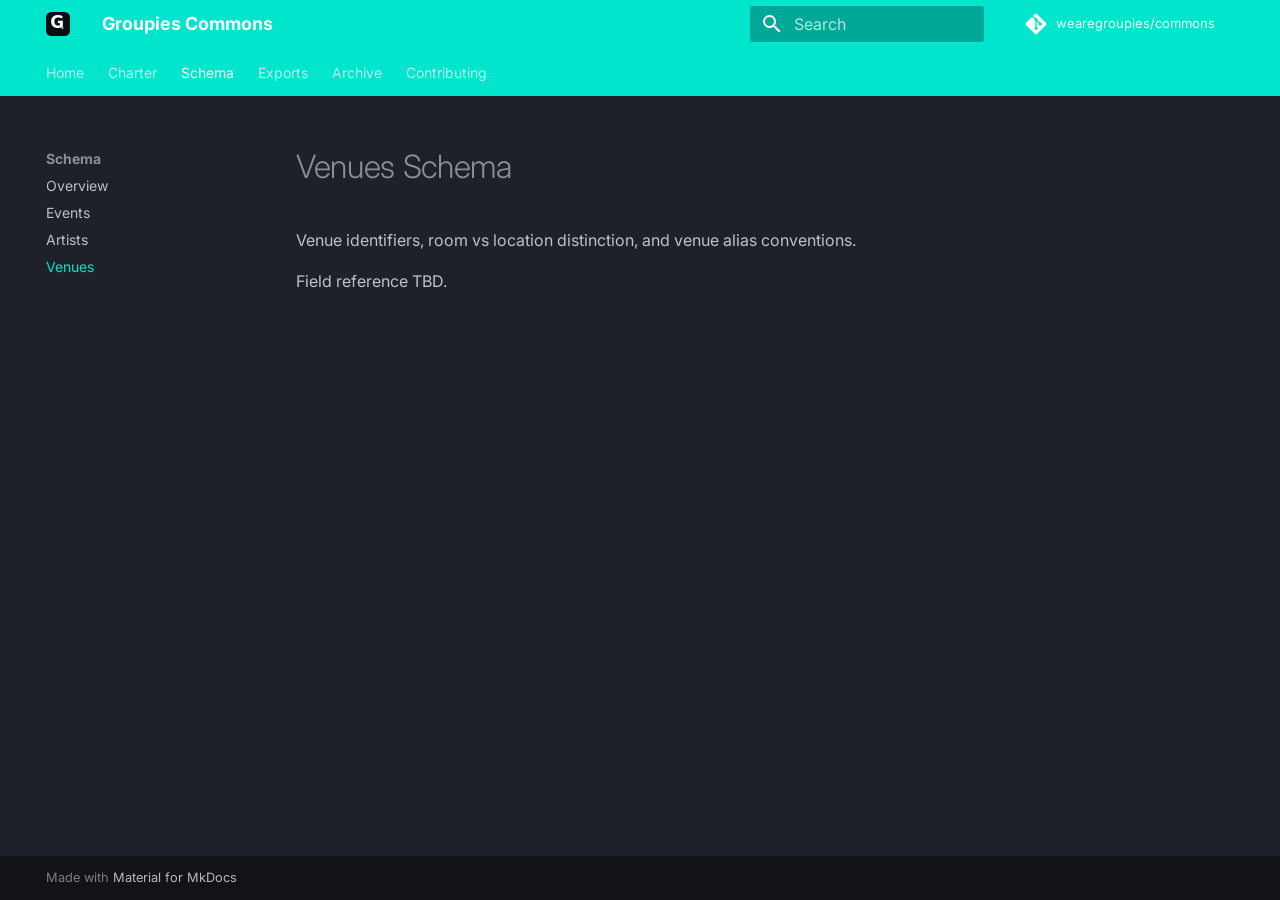
<file: schema/venues/index.html>
<!doctype html>
<html lang="en" class="no-js">
  <head>
    
      <meta charset="utf-8">
      <meta name="viewport" content="width=device-width,initial-scale=1">
      
        <meta name="description" content="The public archive of live music in the Netherlands">
      
      
      
        <link rel="canonical" href="https://docs.wearegroupies.com/schema/venues/">
      
      
        <link rel="prev" href="../artists/">
      
      
        <link rel="next" href="../../exports/">
      
      
        
      
      
      <link rel="icon" href="../../assets/groupies-icon.svg">
      <meta name="generator" content="mkdocs-1.6.1, mkdocs-material-9.7.6">
    
    
      
        <title>Venues - Groupies Commons</title>
      
    
    
      <link rel="stylesheet" href="../../assets/stylesheets/main.484c7ddc.min.css">
      
        
        <link rel="stylesheet" href="../../assets/stylesheets/palette.ab4e12ef.min.css">
      
      


    
    
      
    
    
      
        
        
        <link rel="preconnect" href="https://fonts.gstatic.com" crossorigin>
        <link rel="stylesheet" href="https://fonts.googleapis.com/css?family=Inter:300,300i,400,400i,700,700i%7CJetBrains+Mono:400,400i,700,700i&display=fallback">
        <style>:root{--md-text-font:"Inter";--md-code-font:"JetBrains Mono"}</style>
      
    
    
      <link rel="stylesheet" href="../../stylesheets/extra.css">
    
    <script>__md_scope=new URL("../..",location),__md_hash=e=>[...e].reduce(((e,_)=>(e<<5)-e+_.charCodeAt(0)),0),__md_get=(e,_=localStorage,t=__md_scope)=>JSON.parse(_.getItem(t.pathname+"."+e)),__md_set=(e,_,t=localStorage,a=__md_scope)=>{try{t.setItem(a.pathname+"."+e,JSON.stringify(_))}catch(e){}}</script>
    
      

    
    
  </head>
  
  
    
    
    
    
    
    <body dir="ltr" data-md-color-scheme="slate" data-md-color-primary="custom" data-md-color-accent="custom">
  
    
    <input class="md-toggle" data-md-toggle="drawer" type="checkbox" id="__drawer" autocomplete="off">
    <input class="md-toggle" data-md-toggle="search" type="checkbox" id="__search" autocomplete="off">
    <label class="md-overlay" for="__drawer"></label>
    <div data-md-component="skip">
      
        
        <a href="#venues-schema" class="md-skip">
          Skip to content
        </a>
      
    </div>
    <div data-md-component="announce">
      
    </div>
    
    
      

<header class="md-header" data-md-component="header">
  <nav class="md-header__inner md-grid" aria-label="Header">
    <a href="../.." title="Groupies Commons" class="md-header__button md-logo" aria-label="Groupies Commons" data-md-component="logo">
      
  <img src="../../assets/groupies-icon.svg" alt="logo">

    </a>
    <label class="md-header__button md-icon" for="__drawer">
      
      <svg xmlns="http://www.w3.org/2000/svg" viewBox="0 0 24 24"><path d="M3 6h18v2H3zm0 5h18v2H3zm0 5h18v2H3z"/></svg>
    </label>
    <div class="md-header__title" data-md-component="header-title">
      <div class="md-header__ellipsis">
        <div class="md-header__topic">
          <span class="md-ellipsis">
            Groupies Commons
          </span>
        </div>
        <div class="md-header__topic" data-md-component="header-topic">
          <span class="md-ellipsis">
            
              Venues
            
          </span>
        </div>
      </div>
    </div>
    
      
    
    
    
    
      
      
        <label class="md-header__button md-icon" for="__search">
          
          <svg xmlns="http://www.w3.org/2000/svg" viewBox="0 0 24 24"><path d="M9.5 3A6.5 6.5 0 0 1 16 9.5c0 1.61-.59 3.09-1.56 4.23l.27.27h.79l5 5-1.5 1.5-5-5v-.79l-.27-.27A6.52 6.52 0 0 1 9.5 16 6.5 6.5 0 0 1 3 9.5 6.5 6.5 0 0 1 9.5 3m0 2C7 5 5 7 5 9.5S7 14 9.5 14 14 12 14 9.5 12 5 9.5 5"/></svg>
        </label>
        <div class="md-search" data-md-component="search" role="dialog">
  <label class="md-search__overlay" for="__search"></label>
  <div class="md-search__inner" role="search">
    <form class="md-search__form" name="search">
      <input type="text" class="md-search__input" name="query" aria-label="Search" placeholder="Search" autocapitalize="off" autocorrect="off" autocomplete="off" spellcheck="false" data-md-component="search-query" required>
      <label class="md-search__icon md-icon" for="__search">
        
        <svg xmlns="http://www.w3.org/2000/svg" viewBox="0 0 24 24"><path d="M9.5 3A6.5 6.5 0 0 1 16 9.5c0 1.61-.59 3.09-1.56 4.23l.27.27h.79l5 5-1.5 1.5-5-5v-.79l-.27-.27A6.52 6.52 0 0 1 9.5 16 6.5 6.5 0 0 1 3 9.5 6.5 6.5 0 0 1 9.5 3m0 2C7 5 5 7 5 9.5S7 14 9.5 14 14 12 14 9.5 12 5 9.5 5"/></svg>
        
        <svg xmlns="http://www.w3.org/2000/svg" viewBox="0 0 24 24"><path d="M20 11v2H8l5.5 5.5-1.42 1.42L4.16 12l7.92-7.92L13.5 5.5 8 11z"/></svg>
      </label>
      <nav class="md-search__options" aria-label="Search">
        
        <button type="reset" class="md-search__icon md-icon" title="Clear" aria-label="Clear" tabindex="-1">
          
          <svg xmlns="http://www.w3.org/2000/svg" viewBox="0 0 24 24"><path d="M19 6.41 17.59 5 12 10.59 6.41 5 5 6.41 10.59 12 5 17.59 6.41 19 12 13.41 17.59 19 19 17.59 13.41 12z"/></svg>
        </button>
      </nav>
      
        <div class="md-search__suggest" data-md-component="search-suggest"></div>
      
    </form>
    <div class="md-search__output">
      <div class="md-search__scrollwrap" tabindex="0" data-md-scrollfix>
        <div class="md-search-result" data-md-component="search-result">
          <div class="md-search-result__meta">
            Initializing search
          </div>
          <ol class="md-search-result__list" role="presentation"></ol>
        </div>
      </div>
    </div>
  </div>
</div>
      
    
    
      <div class="md-header__source">
        <a href="https://github.com/wearegroupies/commons" title="Go to repository" class="md-source" data-md-component="source">
  <div class="md-source__icon md-icon">
    
    <svg xmlns="http://www.w3.org/2000/svg" viewBox="0 0 448 512"><!--! Font Awesome Free 7.1.0 by @fontawesome - https://fontawesome.com License - https://fontawesome.com/license/free (Icons: CC BY 4.0, Fonts: SIL OFL 1.1, Code: MIT License) Copyright 2025 Fonticons, Inc.--><path d="M439.6 236.1 244 40.5c-5.4-5.5-12.8-8.5-20.4-8.5s-15 3-20.4 8.4L162.5 81l51.5 51.5c27.1-9.1 52.7 16.8 43.4 43.7l49.7 49.7c34.2-11.8 61.2 31 35.5 56.7-26.5 26.5-70.2-2.9-56-37.3L240.3 199v121.9c25.3 12.5 22.3 41.8 9.1 55-6.4 6.4-15.2 10.1-24.3 10.1s-17.8-3.6-24.3-10.1c-17.6-17.6-11.1-46.9 11.2-56v-123c-20.8-8.5-24.6-30.7-18.6-45L142.6 101 8.5 235.1C3 240.6 0 247.9 0 255.5s3 15 8.5 20.4l195.6 195.7c5.4 5.4 12.7 8.4 20.4 8.4s15-3 20.4-8.4l194.7-194.7c5.4-5.4 8.4-12.8 8.4-20.4s-3-15-8.4-20.4"/></svg>
  </div>
  <div class="md-source__repository">
    wearegroupies/commons
  </div>
</a>
      </div>
    
  </nav>
  
</header>
    
    <div class="md-container" data-md-component="container">
      
      
        
          
            
<nav class="md-tabs" aria-label="Tabs" data-md-component="tabs">
  <div class="md-grid">
    <ul class="md-tabs__list">
      
        
  
  
  
  
    <li class="md-tabs__item">
      <a href="../.." class="md-tabs__link">
        
  
  
    
  
  Home

      </a>
    </li>
  

      
        
  
  
  
  
    <li class="md-tabs__item">
      <a href="../../charter/" class="md-tabs__link">
        
  
  
    
  
  Charter

      </a>
    </li>
  

      
        
  
  
  
    
  
  
    
    
      <li class="md-tabs__item md-tabs__item--active">
        <a href="../" class="md-tabs__link">
          
  
  
  Schema

        </a>
      </li>
    
  

      
        
  
  
  
  
    
    
      <li class="md-tabs__item">
        <a href="../../exports/" class="md-tabs__link">
          
  
  
  Exports

        </a>
      </li>
    
  

      
        
  
  
  
  
    <li class="md-tabs__item">
      <a href="../../archive/" class="md-tabs__link">
        
  
  
    
  
  Archive

      </a>
    </li>
  

      
        
  
  
  
  
    <li class="md-tabs__item">
      <a href="../../contributing/" class="md-tabs__link">
        
  
  
    
  
  Contributing

      </a>
    </li>
  

      
    </ul>
  </div>
</nav>
          
        
      
      <main class="md-main" data-md-component="main">
        <div class="md-main__inner md-grid">
          
            
              
              <div class="md-sidebar md-sidebar--primary" data-md-component="sidebar" data-md-type="navigation" >
                <div class="md-sidebar__scrollwrap">
                  <div class="md-sidebar__inner">
                    


  


<nav class="md-nav md-nav--primary md-nav--lifted" aria-label="Navigation" data-md-level="0">
  <label class="md-nav__title" for="__drawer">
    <a href="../.." title="Groupies Commons" class="md-nav__button md-logo" aria-label="Groupies Commons" data-md-component="logo">
      
  <img src="../../assets/groupies-icon.svg" alt="logo">

    </a>
    Groupies Commons
  </label>
  
    <div class="md-nav__source">
      <a href="https://github.com/wearegroupies/commons" title="Go to repository" class="md-source" data-md-component="source">
  <div class="md-source__icon md-icon">
    
    <svg xmlns="http://www.w3.org/2000/svg" viewBox="0 0 448 512"><!--! Font Awesome Free 7.1.0 by @fontawesome - https://fontawesome.com License - https://fontawesome.com/license/free (Icons: CC BY 4.0, Fonts: SIL OFL 1.1, Code: MIT License) Copyright 2025 Fonticons, Inc.--><path d="M439.6 236.1 244 40.5c-5.4-5.5-12.8-8.5-20.4-8.5s-15 3-20.4 8.4L162.5 81l51.5 51.5c27.1-9.1 52.7 16.8 43.4 43.7l49.7 49.7c34.2-11.8 61.2 31 35.5 56.7-26.5 26.5-70.2-2.9-56-37.3L240.3 199v121.9c25.3 12.5 22.3 41.8 9.1 55-6.4 6.4-15.2 10.1-24.3 10.1s-17.8-3.6-24.3-10.1c-17.6-17.6-11.1-46.9 11.2-56v-123c-20.8-8.5-24.6-30.7-18.6-45L142.6 101 8.5 235.1C3 240.6 0 247.9 0 255.5s3 15 8.5 20.4l195.6 195.7c5.4 5.4 12.7 8.4 20.4 8.4s15-3 20.4-8.4l194.7-194.7c5.4-5.4 8.4-12.8 8.4-20.4s-3-15-8.4-20.4"/></svg>
  </div>
  <div class="md-source__repository">
    wearegroupies/commons
  </div>
</a>
    </div>
  
  <ul class="md-nav__list" data-md-scrollfix>
    
      
      
  
  
  
  
    <li class="md-nav__item">
      <a href="../.." class="md-nav__link">
        
  
  
  <span class="md-ellipsis">
    
  
    Home
  

    
  </span>
  
  

      </a>
    </li>
  

    
      
      
  
  
  
  
    <li class="md-nav__item">
      <a href="../../charter/" class="md-nav__link">
        
  
  
  <span class="md-ellipsis">
    
  
    Charter
  

    
  </span>
  
  

      </a>
    </li>
  

    
      
      
  
  
    
  
  
  
    
    
    
    
      
        
        
      
      
        
      
    
    
    <li class="md-nav__item md-nav__item--active md-nav__item--section md-nav__item--nested">
      
        
        
        <input class="md-nav__toggle md-toggle " type="checkbox" id="__nav_3" checked>
        
          
          <label class="md-nav__link" for="__nav_3" id="__nav_3_label" tabindex="">
            
  
  
  <span class="md-ellipsis">
    
  
    Schema
  

    
  </span>
  
  

            <span class="md-nav__icon md-icon"></span>
          </label>
        
        <nav class="md-nav" data-md-level="1" aria-labelledby="__nav_3_label" aria-expanded="true">
          <label class="md-nav__title" for="__nav_3">
            <span class="md-nav__icon md-icon"></span>
            
  
    Schema
  

          </label>
          <ul class="md-nav__list" data-md-scrollfix>
            
              
                
  
  
  
  
    <li class="md-nav__item">
      <a href="../" class="md-nav__link">
        
  
  
  <span class="md-ellipsis">
    
  
    Overview
  

    
  </span>
  
  

      </a>
    </li>
  

              
            
              
                
  
  
  
  
    <li class="md-nav__item">
      <a href="../events/" class="md-nav__link">
        
  
  
  <span class="md-ellipsis">
    
  
    Events
  

    
  </span>
  
  

      </a>
    </li>
  

              
            
              
                
  
  
  
  
    <li class="md-nav__item">
      <a href="../artists/" class="md-nav__link">
        
  
  
  <span class="md-ellipsis">
    
  
    Artists
  

    
  </span>
  
  

      </a>
    </li>
  

              
            
              
                
  
  
    
  
  
  
    <li class="md-nav__item md-nav__item--active">
      
      <input class="md-nav__toggle md-toggle" type="checkbox" id="__toc">
      
      
        
      
      
      <a href="./" class="md-nav__link md-nav__link--active">
        
  
  
  <span class="md-ellipsis">
    
  
    Venues
  

    
  </span>
  
  

      </a>
      
    </li>
  

              
            
          </ul>
        </nav>
      
    </li>
  

    
      
      
  
  
  
  
    
    
    
    
      
      
        
      
    
    
    <li class="md-nav__item md-nav__item--nested">
      
        
        
        <input class="md-nav__toggle md-toggle " type="checkbox" id="__nav_4" >
        
          
          <label class="md-nav__link" for="__nav_4" id="__nav_4_label" tabindex="0">
            
  
  
  <span class="md-ellipsis">
    
  
    Exports
  

    
  </span>
  
  

            <span class="md-nav__icon md-icon"></span>
          </label>
        
        <nav class="md-nav" data-md-level="1" aria-labelledby="__nav_4_label" aria-expanded="false">
          <label class="md-nav__title" for="__nav_4">
            <span class="md-nav__icon md-icon"></span>
            
  
    Exports
  

          </label>
          <ul class="md-nav__list" data-md-scrollfix>
            
              
                
  
  
  
  
    <li class="md-nav__item">
      <a href="../../exports/" class="md-nav__link">
        
  
  
  <span class="md-ellipsis">
    
  
    Overview
  

    
  </span>
  
  

      </a>
    </li>
  

              
            
              
                
  
  
  
  
    <li class="md-nav__item">
      <a href="../../exports/formats/" class="md-nav__link">
        
  
  
  <span class="md-ellipsis">
    
  
    Formats
  

    
  </span>
  
  

      </a>
    </li>
  

              
            
          </ul>
        </nav>
      
    </li>
  

    
      
      
  
  
  
  
    <li class="md-nav__item">
      <a href="../../archive/" class="md-nav__link">
        
  
  
  <span class="md-ellipsis">
    
  
    Archive
  

    
  </span>
  
  

      </a>
    </li>
  

    
      
      
  
  
  
  
    <li class="md-nav__item">
      <a href="../../contributing/" class="md-nav__link">
        
  
  
  <span class="md-ellipsis">
    
  
    Contributing
  

    
  </span>
  
  

      </a>
    </li>
  

    
  </ul>
</nav>
                  </div>
                </div>
              </div>
            
            
              
              <div class="md-sidebar md-sidebar--secondary" data-md-component="sidebar" data-md-type="toc" >
                <div class="md-sidebar__scrollwrap">
                  <div class="md-sidebar__inner">
                    

<nav class="md-nav md-nav--secondary" aria-label="Table of contents">
  
  
  
    
  
  
</nav>
                  </div>
                </div>
              </div>
            
          
          
            <div class="md-content" data-md-component="content">
              
              <article class="md-content__inner md-typeset">
                
                  



<h1 id="venues-schema">Venues Schema<a class="headerlink" href="#venues-schema" title="Permanent link">&para;</a></h1>
<p>Venue identifiers, room vs location distinction, and venue alias conventions.</p>
<p>Field reference TBD.</p>












                
              </article>
            </div>
          
          
<script>var target=document.getElementById(location.hash.slice(1));target&&target.name&&(target.checked=target.name.startsWith("__tabbed_"))</script>
        </div>
        
          <button type="button" class="md-top md-icon" data-md-component="top" hidden>
  
  <svg xmlns="http://www.w3.org/2000/svg" viewBox="0 0 24 24"><path d="M13 20h-2V8l-5.5 5.5-1.42-1.42L12 4.16l7.92 7.92-1.42 1.42L13 8z"/></svg>
  Back to top
</button>
        
      </main>
      
        <footer class="md-footer">
  
  <div class="md-footer-meta md-typeset">
    <div class="md-footer-meta__inner md-grid">
      <div class="md-copyright">
  
  
    Made with
    <a href="https://squidfunk.github.io/mkdocs-material/" target="_blank" rel="noopener">
      Material for MkDocs
    </a>
  
</div>
      
    </div>
  </div>
</footer>
      
    </div>
    <div class="md-dialog" data-md-component="dialog">
      <div class="md-dialog__inner md-typeset"></div>
    </div>
    
    
    
      
      
      <script id="__config" type="application/json">{"annotate": null, "base": "../..", "features": ["navigation.tabs", "navigation.sections", "navigation.top", "search.highlight", "search.suggest", "content.code.copy"], "search": "../../assets/javascripts/workers/search.2c215733.min.js", "tags": null, "translations": {"clipboard.copied": "Copied to clipboard", "clipboard.copy": "Copy to clipboard", "search.result.more.one": "1 more on this page", "search.result.more.other": "# more on this page", "search.result.none": "No matching documents", "search.result.one": "1 matching document", "search.result.other": "# matching documents", "search.result.placeholder": "Type to start searching", "search.result.term.missing": "Missing", "select.version": "Select version"}, "version": null}</script>
    
    
      <script src="../../assets/javascripts/bundle.79ae519e.min.js"></script>
      
    
  </body>
</html>
</file>
<file: stylesheets/extra.css>
:root {
  --md-primary-fg-color: #00E5CC;
  --md-accent-fg-color: #00E5CC;
}
</file>
<file: assets/stylesheets/main.484c7ddc.min.css>
@charset "UTF-8";html{-webkit-text-size-adjust:none;-moz-text-size-adjust:none;text-size-adjust:none;box-sizing:border-box}*,:after,:before{box-sizing:inherit}@media (prefers-reduced-motion){*,:after,:before{transition:none!important}}body{margin:0}a,button,input,label{-webkit-tap-highlight-color:transparent}a{color:inherit;text-decoration:none}hr{border:0;box-sizing:initial;display:block;height:.05rem;overflow:visible;padding:0}small{font-size:80%}sub,sup{line-height:1em}img{border-style:none}table{border-collapse:initial;border-spacing:0}td,th{font-weight:400;vertical-align:top}button{background:#0000;border:0;font-family:inherit;font-size:inherit;margin:0;padding:0}input{border:0;outline:none}:root{--md-primary-fg-color:#4051b5;--md-primary-fg-color--light:#5d6cc0;--md-primary-fg-color--dark:#303fa1;--md-primary-bg-color:#fff;--md-primary-bg-color--light:#ffffffb3;--md-accent-fg-color:#526cfe;--md-accent-fg-color--transparent:#526cfe1a;--md-accent-bg-color:#fff;--md-accent-bg-color--light:#ffffffb3}[data-md-color-scheme=default]{color-scheme:light}[data-md-color-scheme=default] img[src$="#gh-dark-mode-only"],[data-md-color-scheme=default] img[src$="#only-dark"]{display:none}:root,[data-md-color-scheme=default]{--md-hue:225deg;--md-default-fg-color:#000000de;--md-default-fg-color--light:#0000008a;--md-default-fg-color--lighter:#00000052;--md-default-fg-color--lightest:#00000012;--md-default-bg-color:#fff;--md-default-bg-color--light:#ffffffb3;--md-default-bg-color--lighter:#ffffff4d;--md-default-bg-color--lightest:#ffffff1f;--md-code-fg-color:#36464e;--md-code-bg-color:#f5f5f5;--md-code-bg-color--light:#f5f5f5b3;--md-code-bg-color--lighter:#f5f5f54d;--md-code-hl-color:#4287ff;--md-code-hl-color--light:#4287ff1a;--md-code-hl-number-color:#d52a2a;--md-code-hl-special-color:#db1457;--md-code-hl-function-color:#a846b9;--md-code-hl-constant-color:#6e59d9;--md-code-hl-keyword-color:#3f6ec6;--md-code-hl-string-color:#1c7d4d;--md-code-hl-name-color:var(--md-code-fg-color);--md-code-hl-operator-color:var(--md-default-fg-color--light);--md-code-hl-punctuation-color:var(--md-default-fg-color--light);--md-code-hl-comment-color:var(--md-default-fg-color--light);--md-code-hl-generic-color:var(--md-default-fg-color--light);--md-code-hl-variable-color:var(--md-default-fg-color--light);--md-typeset-color:var(--md-default-fg-color);--md-typeset-a-color:var(--md-primary-fg-color);--md-typeset-del-color:#f5503d26;--md-typeset-ins-color:#0bd57026;--md-typeset-kbd-color:#fafafa;--md-typeset-kbd-accent-color:#fff;--md-typeset-kbd-border-color:#b8b8b8;--md-typeset-mark-color:#ffff0080;--md-typeset-table-color:#0000001f;--md-typeset-table-color--light:rgba(0,0,0,.035);--md-admonition-fg-color:var(--md-default-fg-color);--md-admonition-bg-color:var(--md-default-bg-color);--md-warning-fg-color:#000000de;--md-warning-bg-color:#ff9;--md-footer-fg-color:#fff;--md-footer-fg-color--light:#ffffffb3;--md-footer-fg-color--lighter:#ffffff73;--md-footer-bg-color:#000000de;--md-footer-bg-color--dark:#00000052;--md-shadow-z1:0 0.2rem 0.5rem #0000000d,0 0 0.05rem #0000001a;--md-shadow-z2:0 0.2rem 0.5rem #0000001a,0 0 0.05rem #00000040;--md-shadow-z3:0 0.2rem 0.5rem #0003,0 0 0.05rem #00000059}.md-icon svg{fill:currentcolor;display:block;height:1.2rem;width:1.2rem}body{-webkit-font-smoothing:antialiased;-moz-osx-font-smoothing:grayscale;--md-text-font-family:var(--md-text-font,_),-apple-system,BlinkMacSystemFont,Helvetica,Arial,sans-serif;--md-code-font-family:var(--md-code-font,_),SFMono-Regular,Consolas,Menlo,monospace}aside,body,input{font-feature-settings:"kern","liga";color:var(--md-typeset-color);font-family:var(--md-text-font-family)}code,kbd,pre{font-feature-settings:"kern";font-family:var(--md-code-font-family)}:root{--md-typeset-table-sort-icon:url('data:image/svg+xml;charset=utf-8,<svg xmlns="http://www.w3.org/2000/svg" viewBox="0 0 24 24"><path d="m18 21-4-4h3V7h-3l4-4 4 4h-3v10h3M2 19v-2h10v2M2 13v-2h7v2M2 7V5h4v2z"/></svg>');--md-typeset-table-sort-icon--asc:url('data:image/svg+xml;charset=utf-8,<svg xmlns="http://www.w3.org/2000/svg" viewBox="0 0 24 24"><path d="M19 17h3l-4 4-4-4h3V3h2M2 17h10v2H2M6 5v2H2V5m0 6h7v2H2z"/></svg>');--md-typeset-table-sort-icon--desc:url('data:image/svg+xml;charset=utf-8,<svg xmlns="http://www.w3.org/2000/svg" viewBox="0 0 24 24"><path d="M19 7h3l-4-4-4 4h3v14h2M2 17h10v2H2M6 5v2H2V5m0 6h7v2H2z"/></svg>')}.md-typeset{-webkit-print-color-adjust:exact;color-adjust:exact;font-size:.8rem;line-height:1.6;overflow-wrap:break-word}@media print{.md-typeset{font-size:.68rem}}.md-typeset blockquote,.md-typeset dl,.md-typeset figure,.md-typeset ol,.md-typeset pre,.md-typeset ul{margin-bottom:1em;margin-top:1em}.md-typeset h1{color:var(--md-default-fg-color--light);font-size:2em;line-height:1.3;margin:0 0 1.25em}.md-typeset h1,.md-typeset h2{font-weight:300;letter-spacing:-.01em}.md-typeset h2{font-size:1.5625em;line-height:1.4;margin:1.6em 0 .64em}.md-typeset h3{font-size:1.25em;font-weight:400;letter-spacing:-.01em;line-height:1.5;margin:1.6em 0 .8em}.md-typeset h2+h3{margin-top:.8em}.md-typeset h4{font-weight:700;letter-spacing:-.01em;margin:1em 0}.md-typeset h5,.md-typeset h6{color:var(--md-default-fg-color--light);font-size:.8em;font-weight:700;letter-spacing:-.01em;margin:1.25em 0}.md-typeset h5{text-transform:uppercase}.md-typeset h5 code{text-transform:none}.md-typeset hr{border-bottom:.05rem solid var(--md-default-fg-color--lightest);display:flow-root;margin:1.5em 0}.md-typeset a{color:var(--md-typeset-a-color);word-break:break-word}.md-typeset a,.md-typeset a:before{transition:color 125ms}.md-typeset a:focus,.md-typeset a:hover{color:var(--md-accent-fg-color)}.md-typeset a:focus code,.md-typeset a:hover code{background-color:var(--md-accent-fg-color--transparent);color:var(--md-accent-fg-color)}.md-typeset a code{color:var(--md-typeset-a-color)}.md-typeset a.focus-visible{outline-color:var(--md-accent-fg-color);outline-offset:.2rem}.md-typeset code,.md-typeset kbd,.md-typeset pre{color:var(--md-code-fg-color);direction:ltr;font-variant-ligatures:none;transition:background-color 125ms}@media print{.md-typeset code,.md-typeset kbd,.md-typeset pre{white-space:pre-wrap}}.md-typeset code{background-color:var(--md-code-bg-color);border-radius:.1rem;-webkit-box-decoration-break:clone;box-decoration-break:clone;font-size:.85em;padding:0 .2941176471em;transition:color 125ms,background-color 125ms;word-break:break-word}.md-typeset code:not(.focus-visible){-webkit-tap-highlight-color:transparent;outline:none}.md-typeset pre{display:flow-root;line-height:1.4;position:relative}.md-typeset pre>code{-webkit-box-decoration-break:slice;box-decoration-break:slice;box-shadow:none;display:block;margin:0;outline-color:var(--md-accent-fg-color);overflow:auto;padding:.7720588235em 1.1764705882em;scrollbar-color:var(--md-default-fg-color--lighter) #0000;scrollbar-width:thin;touch-action:auto;word-break:normal}.md-typeset pre>code:hover{scrollbar-color:var(--md-accent-fg-color) #0000}.md-typeset pre>code::-webkit-scrollbar{height:.2rem;width:.2rem}.md-typeset pre>code::-webkit-scrollbar-thumb{background-color:var(--md-default-fg-color--lighter)}.md-typeset pre>code::-webkit-scrollbar-thumb:hover{background-color:var(--md-accent-fg-color)}.md-typeset kbd{background-color:var(--md-typeset-kbd-color);border-radius:.1rem;box-shadow:0 .1rem 0 .05rem var(--md-typeset-kbd-border-color),0 .1rem 0 var(--md-typeset-kbd-border-color),0 -.1rem .2rem var(--md-typeset-kbd-accent-color) inset;color:var(--md-default-fg-color);display:inline-block;font-size:.75em;padding:0 .6666666667em;vertical-align:text-top;word-break:break-word}.md-typeset mark{background-color:var(--md-typeset-mark-color);-webkit-box-decoration-break:clone;box-decoration-break:clone;color:inherit;word-break:break-word}.md-typeset abbr{cursor:help;text-decoration:none}.md-typeset [data-preview],.md-typeset abbr{border-bottom:.05rem dotted var(--md-default-fg-color--light)}.md-typeset small{opacity:.75}[dir=ltr] .md-typeset sub,[dir=ltr] .md-typeset sup{margin-left:.078125em}[dir=rtl] .md-typeset sub,[dir=rtl] .md-typeset sup{margin-right:.078125em}[dir=ltr] .md-typeset blockquote{padding-left:.6rem}[dir=rtl] .md-typeset blockquote{padding-right:.6rem}[dir=ltr] .md-typeset blockquote{border-left:.2rem solid var(--md-default-fg-color--lighter)}[dir=rtl] .md-typeset blockquote{border-right:.2rem solid var(--md-default-fg-color--lighter)}.md-typeset blockquote{color:var(--md-default-fg-color--light);margin-left:0;margin-right:0}.md-typeset ul{list-style-type:disc}.md-typeset ul[type]{list-style-type:revert-layer}[dir=ltr] .md-typeset ol,[dir=ltr] .md-typeset ul{margin-left:.625em}[dir=rtl] .md-typeset ol,[dir=rtl] .md-typeset ul{margin-right:.625em}.md-typeset ol,.md-typeset ul{padding:0}.md-typeset ol:not([hidden]),.md-typeset ul:not([hidden]){display:flow-root}.md-typeset ol ol,.md-typeset ul ol{list-style-type:lower-alpha}.md-typeset ol ol ol,.md-typeset ul ol ol{list-style-type:lower-roman}.md-typeset ol ol ol ol,.md-typeset ul ol ol ol{list-style-type:upper-alpha}.md-typeset ol ol ol ol ol,.md-typeset ul ol ol ol ol{list-style-type:upper-roman}.md-typeset ol[type],.md-typeset ul[type]{list-style-type:revert-layer}[dir=ltr] .md-typeset ol li,[dir=ltr] .md-typeset ul li{margin-left:1.25em}[dir=rtl] .md-typeset ol li,[dir=rtl] .md-typeset ul li{margin-right:1.25em}.md-typeset ol li,.md-typeset ul li{margin-bottom:.5em}.md-typeset ol li blockquote,.md-typeset ol li p,.md-typeset ul li blockquote,.md-typeset ul li p{margin:.5em 0}.md-typeset ol li:last-child,.md-typeset ul li:last-child{margin-bottom:0}[dir=ltr] .md-typeset ol li ol,[dir=ltr] .md-typeset ol li ul,[dir=ltr] .md-typeset ul li ol,[dir=ltr] .md-typeset ul li ul{margin-left:.625em}[dir=rtl] .md-typeset ol li ol,[dir=rtl] .md-typeset ol li ul,[dir=rtl] .md-typeset ul li ol,[dir=rtl] .md-typeset ul li ul{margin-right:.625em}.md-typeset ol li ol,.md-typeset ol li ul,.md-typeset ul li ol,.md-typeset ul li ul{margin-bottom:.5em;margin-top:.5em}[dir=ltr] .md-typeset dd{margin-left:1.875em}[dir=rtl] .md-typeset dd{margin-right:1.875em}.md-typeset dd{margin-bottom:1.5em;margin-top:1em}.md-typeset img,.md-typeset svg,.md-typeset video{height:auto;max-width:100%}.md-typeset img[align=left]{margin:1em 1em 1em 0}.md-typeset img[align=right]{margin:1em 0 1em 1em}.md-typeset img[align]:only-child{margin-top:0}.md-typeset figure{display:flow-root;margin:1em auto;max-width:100%;text-align:center;width:fit-content}.md-typeset figure img{display:block;margin:0 auto}.md-typeset figcaption{font-style:italic;margin:1em auto;max-width:24rem}.md-typeset iframe{max-width:100%}.md-typeset table:not([class]){background-color:var(--md-default-bg-color);border:.05rem solid var(--md-typeset-table-color);border-radius:.1rem;display:inline-block;font-size:.64rem;max-width:100%;overflow:auto;touch-action:auto}@media print{.md-typeset table:not([class]){display:table}}.md-typeset table:not([class])+*{margin-top:1.5em}.md-typeset table:not([class]) td>:first-child,.md-typeset table:not([class]) th>:first-child{margin-top:0}.md-typeset table:not([class]) td>:last-child,.md-typeset table:not([class]) th>:last-child{margin-bottom:0}.md-typeset table:not([class]) td:not([align]),.md-typeset table:not([class]) th:not([align]){text-align:left}[dir=rtl] .md-typeset table:not([class]) td:not([align]),[dir=rtl] .md-typeset table:not([class]) th:not([align]){text-align:right}.md-typeset table:not([class]) th{font-weight:700;min-width:5rem;padding:.9375em 1.25em;vertical-align:top}.md-typeset table:not([class]) td{border-top:.05rem solid var(--md-typeset-table-color);padding:.9375em 1.25em;vertical-align:top}.md-typeset table:not([class]) tbody tr{transition:background-color 125ms}.md-typeset table:not([class]) tbody tr:hover{background-color:var(--md-typeset-table-color--light);box-shadow:0 .05rem 0 var(--md-default-bg-color) inset}.md-typeset table:not([class]) a{word-break:normal}.md-typeset table th[role=columnheader]{cursor:pointer}[dir=ltr] .md-typeset table th[role=columnheader]:after{margin-left:.5em}[dir=rtl] .md-typeset table th[role=columnheader]:after{margin-right:.5em}.md-typeset table th[role=columnheader]:after{content:"";display:inline-block;height:1.2em;-webkit-mask-image:var(--md-typeset-table-sort-icon);mask-image:var(--md-typeset-table-sort-icon);-webkit-mask-repeat:no-repeat;mask-repeat:no-repeat;-webkit-mask-size:contain;mask-size:contain;transition:background-color 125ms;vertical-align:text-bottom;width:1.2em}.md-typeset table th[role=columnheader]:hover:after{background-color:var(--md-default-fg-color--lighter)}.md-typeset table th[role=columnheader][aria-sort=ascending]:after{background-color:var(--md-default-fg-color--light);-webkit-mask-image:var(--md-typeset-table-sort-icon--asc);mask-image:var(--md-typeset-table-sort-icon--asc)}.md-typeset table th[role=columnheader][aria-sort=descending]:after{background-color:var(--md-default-fg-color--light);-webkit-mask-image:var(--md-typeset-table-sort-icon--desc);mask-image:var(--md-typeset-table-sort-icon--desc)}.md-typeset__scrollwrap{margin:1em -.8rem;overflow-x:auto;touch-action:auto}.md-typeset__table{display:inline-block;margin-bottom:.5em;padding:0 .8rem}@media print{.md-typeset__table{display:block}}html .md-typeset__table table{display:table;margin:0;overflow:hidden;width:100%}@media screen and (max-width:44.984375em){.md-content__inner>pre{margin:1em -.8rem}.md-content__inner>pre code{border-radius:0}}.md-typeset .md-author{border-radius:100%;display:block;flex-shrink:0;height:1.6rem;overflow:hidden;position:relative;transition:color 125ms,transform 125ms;width:1.6rem}.md-typeset .md-author img{display:block}.md-typeset .md-author--more{background:var(--md-default-fg-color--lightest);color:var(--md-default-fg-color--lighter);font-size:.6rem;font-weight:700;line-height:1.6rem;text-align:center}.md-typeset .md-author--long{height:2.4rem;width:2.4rem}.md-typeset a.md-author{transform:scale(1)}.md-typeset a.md-author img{border-radius:100%;filter:grayscale(100%) opacity(75%);transition:filter 125ms}.md-typeset a.md-author:focus,.md-typeset a.md-author:hover{transform:scale(1.1);z-index:1}.md-typeset a.md-author:focus img,.md-typeset a.md-author:hover img{filter:grayscale(0)}.md-banner{background-color:var(--md-footer-bg-color);color:var(--md-footer-fg-color);overflow:auto}@media print{.md-banner{display:none}}.md-banner--warning{background-color:var(--md-warning-bg-color);color:var(--md-warning-fg-color)}.md-banner__inner{font-size:.7rem;margin:.6rem auto;padding:0 .8rem}[dir=ltr] .md-banner__button{float:right}[dir=rtl] .md-banner__button{float:left}.md-banner__button{color:inherit;cursor:pointer;transition:opacity .25s}.no-js .md-banner__button{display:none}.md-banner__button:hover{opacity:.7}html{font-size:125%;height:100%;overflow-x:hidden}@media screen and (min-width:100em){html{font-size:137.5%}}@media screen and (min-width:125em){html{font-size:150%}}body{background-color:var(--md-default-bg-color);display:flex;flex-direction:column;font-size:.5rem;min-height:100%;position:relative;width:100%}@media print{body{display:block}}@media screen and (max-width:59.984375em){body[data-md-scrolllock]{position:fixed}}.md-grid{margin-left:auto;margin-right:auto;max-width:61rem}.md-container{display:flex;flex-direction:column;flex-grow:1}@media print{.md-container{display:block}}.md-main{flex-grow:1}.md-main__inner{display:flex;height:100%;margin-top:1.5rem}.md-ellipsis{overflow:hidden;text-overflow:ellipsis}.md-toggle{display:none}.md-option{height:0;opacity:0;position:absolute;width:0}.md-option:checked+label:not([hidden]){display:block}.md-option.focus-visible+label{outline-color:var(--md-accent-fg-color);outline-style:auto}.md-skip{background-color:var(--md-default-fg-color);border-radius:.1rem;color:var(--md-default-bg-color);font-size:.64rem;margin:.5rem;opacity:0;outline-color:var(--md-accent-fg-color);padding:.3rem .5rem;position:fixed;transform:translateY(.4rem);z-index:-1}.md-skip:focus{opacity:1;transform:translateY(0);transition:transform .25s cubic-bezier(.4,0,.2,1),opacity 175ms 75ms;z-index:10}@page{margin:25mm}:root{--md-clipboard-icon:url('data:image/svg+xml;charset=utf-8,<svg xmlns="http://www.w3.org/2000/svg" viewBox="0 0 24 24"><path d="M19 21H8V7h11m0-2H8a2 2 0 0 0-2 2v14a2 2 0 0 0 2 2h11a2 2 0 0 0 2-2V7a2 2 0 0 0-2-2m-3-4H4a2 2 0 0 0-2 2v14h2V3h12z"/></svg>')}.md-clipboard{border-radius:.1rem;color:var(--md-default-fg-color--lightest);cursor:pointer;height:1.5em;outline-color:var(--md-accent-fg-color);outline-offset:.1rem;transition:color .25s;width:1.5em;z-index:1}@media print{.md-clipboard{display:none}}.md-clipboard:not(.focus-visible){-webkit-tap-highlight-color:transparent;outline:none}:hover>.md-clipboard{color:var(--md-default-fg-color--light)}.md-clipboard:focus,.md-clipboard:hover{color:var(--md-accent-fg-color)}.md-clipboard:after{background-color:currentcolor;content:"";display:block;height:1.125em;margin:0 auto;-webkit-mask-image:var(--md-clipboard-icon);mask-image:var(--md-clipboard-icon);-webkit-mask-position:center;mask-position:center;-webkit-mask-repeat:no-repeat;mask-repeat:no-repeat;-webkit-mask-size:contain;mask-size:contain;width:1.125em}.md-clipboard--inline{cursor:pointer}.md-clipboard--inline code{transition:color .25s,background-color .25s}.md-clipboard--inline:focus code,.md-clipboard--inline:hover code{background-color:var(--md-accent-fg-color--transparent);color:var(--md-accent-fg-color)}:root{--md-code-select-icon:url('data:image/svg+xml;charset=utf-8,<svg xmlns="http://www.w3.org/2000/svg" viewBox="0 0 24 24"><path d="M19 19h-4v2h4c1.1 0 2-.9 2-2v-4h-2m0-12h-4v2h4v4h2V5c0-1.1-.9-2-2-2M5 5h4V3H5c-1.1 0-2 .9-2 2v4h2m0 6H3v4c0 1.1.9 2 2 2h4v-2H5zm2-4h2v2H7zm4 0h2v2h-2zm4 0h2v2h-2zM7 7h2v2H7zm4 0h2v2h-2zm4 0h2v2h-2zm-8 8h2v2H7zm4 0h2v2h-2zm4 0h2v2h-2z"/></svg>');--md-code-copy-icon:url('data:image/svg+xml;charset=utf-8,<svg xmlns="http://www.w3.org/2000/svg" viewBox="0 0 24 24"><path d="M19 21H8V7h11m0-2H8a2 2 0 0 0-2 2v14a2 2 0 0 0 2 2h11a2 2 0 0 0 2-2V7a2 2 0 0 0-2-2m-3-4H4a2 2 0 0 0-2 2v14h2V3h12z"/></svg>')}.md-typeset .md-code__content{display:grid}.md-code__nav{background-color:var(--md-code-bg-color--lighter);border-radius:.1rem;display:flex;gap:.2rem;padding:.2rem;position:absolute;right:.25em;top:.25em;transition:background-color .25s;z-index:1}:hover>.md-code__nav{background-color:var(--md-code-bg-color--light)}.md-code__button{color:var(--md-default-fg-color--lightest);cursor:pointer;display:block;height:1.5em;outline-color:var(--md-accent-fg-color);outline-offset:.1rem;transition:color .25s;width:1.5em}:hover>*>.md-code__button{color:var(--md-default-fg-color--light)}.md-code__button.focus-visible,.md-code__button:hover{color:var(--md-accent-fg-color)}.md-code__button--active{color:var(--md-default-fg-color)!important}.md-code__button:after{background-color:currentcolor;content:"";display:block;height:1.125em;margin:0 auto;-webkit-mask-position:center;mask-position:center;-webkit-mask-repeat:no-repeat;mask-repeat:no-repeat;-webkit-mask-size:contain;mask-size:contain;width:1.125em}.md-code__button[data-md-type=select]:after{-webkit-mask-image:var(--md-code-select-icon);mask-image:var(--md-code-select-icon)}.md-code__button[data-md-type=copy]:after{-webkit-mask-image:var(--md-code-copy-icon);mask-image:var(--md-code-copy-icon)}@keyframes consent{0%{opacity:0;transform:translateY(100%)}to{opacity:1;transform:translateY(0)}}@keyframes overlay{0%{opacity:0}to{opacity:1}}.md-consent__overlay{animation:overlay .25s both;-webkit-backdrop-filter:blur(.1rem);backdrop-filter:blur(.1rem);background-color:#0000008a;height:100%;opacity:1;position:fixed;top:0;width:100%;z-index:5}.md-consent__inner{animation:consent .5s cubic-bezier(.1,.7,.1,1) both;background-color:var(--md-default-bg-color);border:0;border-radius:.1rem;bottom:0;box-shadow:0 0 .2rem #0000001a,0 .2rem .4rem #0003;max-height:100%;overflow:auto;padding:0;position:fixed;width:100%;z-index:5}.md-consent__form{padding:.8rem}.md-consent__settings{display:none;margin:1em 0}input:checked+.md-consent__settings{display:block}.md-consent__controls{margin-bottom:.8rem}.md-typeset .md-consent__controls .md-button{display:inline}@media screen and (max-width:44.984375em){.md-typeset .md-consent__controls .md-button{display:block;margin-top:.4rem;text-align:center;width:100%}}.md-consent label{cursor:pointer}.md-content{flex-grow:1;min-width:0}.md-content__inner{margin:0 .8rem 1.2rem;padding-top:.6rem}@media screen and (min-width:76.25em){[dir=ltr] .md-sidebar--primary:not([hidden])~.md-content>.md-content__inner{margin-left:1.2rem}[dir=ltr] .md-sidebar--secondary:not([hidden])~.md-content>.md-content__inner,[dir=rtl] .md-sidebar--primary:not([hidden])~.md-content>.md-content__inner{margin-right:1.2rem}[dir=rtl] .md-sidebar--secondary:not([hidden])~.md-content>.md-content__inner{margin-left:1.2rem}}.md-content__inner:before{content:"";display:block;height:.4rem}.md-content__inner>:last-child{margin-bottom:0}[dir=ltr] .md-content__button{float:right}[dir=rtl] .md-content__button{float:left}[dir=ltr] .md-content__button{margin-left:.4rem}[dir=rtl] .md-content__button{margin-right:.4rem}.md-content__button{margin:.4rem 0;padding:0}@media print{.md-content__button{display:none}}.md-typeset .md-content__button{color:var(--md-default-fg-color--lighter)}.md-content__button svg{display:inline;vertical-align:top}[dir=rtl] .md-content__button svg{transform:scaleX(-1)}[dir=ltr] .md-dialog{right:.8rem}[dir=rtl] .md-dialog{left:.8rem}.md-dialog{background-color:var(--md-default-fg-color);border-radius:.1rem;bottom:.8rem;box-shadow:var(--md-shadow-z3);min-width:11.1rem;opacity:0;padding:.4rem .6rem;pointer-events:none;position:fixed;transform:translateY(100%);transition:transform 0ms .4s,opacity .4s;z-index:4}@media print{.md-dialog{display:none}}.md-dialog--active{opacity:1;pointer-events:auto;transform:translateY(0);transition:transform .4s cubic-bezier(.075,.85,.175,1),opacity .4s}.md-dialog__inner{color:var(--md-default-bg-color);font-size:.7rem}.md-feedback{margin:2em 0 1em;text-align:center}.md-feedback fieldset{border:none;margin:0;padding:0}.md-feedback__title{font-weight:700;margin:1em auto}.md-feedback__inner{position:relative}.md-feedback__list{display:flex;flex-wrap:wrap;place-content:baseline center;position:relative}.md-feedback__list:hover .md-icon:not(:disabled){color:var(--md-default-fg-color--lighter)}:disabled .md-feedback__list{min-height:1.8rem}.md-feedback__icon{color:var(--md-default-fg-color--light);cursor:pointer;flex-shrink:0;margin:0 .1rem;transition:color 125ms}.md-feedback__icon:not(:disabled).md-icon:hover{color:var(--md-accent-fg-color)}.md-feedback__icon:disabled{color:var(--md-default-fg-color--lightest);pointer-events:none}.md-feedback__note{opacity:0;position:relative;transform:translateY(.4rem);transition:transform .4s cubic-bezier(.1,.7,.1,1),opacity .15s}.md-feedback__note>*{margin:0 auto;max-width:16rem}:disabled .md-feedback__note{opacity:1;transform:translateY(0)}@media print{.md-feedback{display:none}}.md-footer{background-color:var(--md-footer-bg-color);color:var(--md-footer-fg-color)}@media print{.md-footer{display:none}}.md-footer__inner{justify-content:space-between;overflow:auto;padding:.2rem}.md-footer__inner:not([hidden]){display:flex}.md-footer__link{align-items:end;display:flex;flex-grow:0.01;margin-bottom:.4rem;margin-top:1rem;max-width:100%;outline-color:var(--md-accent-fg-color);overflow:hidden;transition:opacity .25s}.md-footer__link:focus,.md-footer__link:hover{opacity:.7}[dir=rtl] .md-footer__link svg{transform:scaleX(-1)}@media screen and (max-width:44.984375em){.md-footer__link--prev{flex-shrink:0}.md-footer__link--prev .md-footer__title{display:none}}[dir=ltr] .md-footer__link--next{margin-left:auto}[dir=rtl] .md-footer__link--next{margin-right:auto}.md-footer__link--next{text-align:right}[dir=rtl] .md-footer__link--next{text-align:left}.md-footer__title{flex-grow:1;font-size:.9rem;margin-bottom:.7rem;max-width:calc(100% - 2.4rem);padding:0 1rem;white-space:nowrap}.md-footer__button{margin:.2rem;padding:.4rem}.md-footer__direction{font-size:.64rem;opacity:.7}.md-footer-meta{background-color:var(--md-footer-bg-color--dark)}.md-footer-meta__inner{display:flex;flex-wrap:wrap;justify-content:space-between;padding:.2rem}html .md-footer-meta.md-typeset a{color:var(--md-footer-fg-color--light)}html .md-footer-meta.md-typeset a:focus,html .md-footer-meta.md-typeset a:hover{color:var(--md-footer-fg-color)}.md-copyright{color:var(--md-footer-fg-color--lighter);font-size:.64rem;margin:auto .6rem;padding:.4rem 0;width:100%}@media screen and (min-width:45em){.md-copyright{width:auto}}.md-copyright__highlight{color:var(--md-footer-fg-color--light)}.md-social{display:inline-flex;gap:.2rem;margin:0 .4rem;padding:.2rem 0 .6rem}@media screen and (min-width:45em){.md-social{padding:.6rem 0}}.md-social__link{display:inline-block;height:1.6rem;text-align:center;width:1.6rem}.md-social__link:before{line-height:1.9}.md-social__link svg{fill:currentcolor;max-height:.8rem;vertical-align:-25%}.md-typeset .md-button{border:.1rem solid;border-radius:.1rem;color:var(--md-primary-fg-color);cursor:pointer;display:inline-block;font-weight:700;padding:.625em 2em;transition:color 125ms,background-color 125ms,border-color 125ms}.md-typeset .md-button--primary{background-color:var(--md-primary-fg-color);border-color:var(--md-primary-fg-color);color:var(--md-primary-bg-color)}.md-typeset .md-button:focus,.md-typeset .md-button:hover{background-color:var(--md-accent-fg-color);border-color:var(--md-accent-fg-color);color:var(--md-accent-bg-color)}[dir=ltr] .md-typeset .md-input{border-top-left-radius:.1rem}[dir=ltr] .md-typeset .md-input,[dir=rtl] .md-typeset .md-input{border-top-right-radius:.1rem}[dir=rtl] .md-typeset .md-input{border-top-left-radius:.1rem}.md-typeset .md-input{border-bottom:.1rem solid var(--md-default-fg-color--lighter);box-shadow:var(--md-shadow-z1);font-size:.8rem;height:1.8rem;padding:0 .6rem;transition:border .25s,box-shadow .25s}.md-typeset .md-input:focus,.md-typeset .md-input:hover{border-bottom-color:var(--md-accent-fg-color);box-shadow:var(--md-shadow-z2)}.md-typeset .md-input--stretch{width:100%}.md-header{background-color:var(--md-primary-fg-color);box-shadow:0 0 .2rem #0000,0 .2rem .4rem #0000;color:var(--md-primary-bg-color);display:block;left:0;position:sticky;right:0;top:0;z-index:4}@media print{.md-header{display:none}}.md-header[hidden]{transform:translateY(-100%);transition:transform .25s cubic-bezier(.8,0,.6,1),box-shadow .25s}.md-header--shadow{box-shadow:0 0 .2rem #0000001a,0 .2rem .4rem #0003;transition:transform .25s cubic-bezier(.1,.7,.1,1),box-shadow .25s}.md-header__inner{align-items:center;display:flex;padding:0 .2rem}.md-header__button{color:currentcolor;cursor:pointer;margin:.2rem;outline-color:var(--md-accent-fg-color);padding:.4rem;position:relative;transition:opacity .25s;vertical-align:middle;z-index:1}.md-header__button:hover{opacity:.7}.md-header__button:not([hidden]){display:inline-block}.md-header__button:not(.focus-visible){-webkit-tap-highlight-color:transparent;outline:none}.md-header__button.md-logo{margin:.2rem;padding:.4rem}@media screen and (max-width:76.234375em){.md-header__button.md-logo{display:none}}.md-header__button.md-logo img,.md-header__button.md-logo svg{fill:currentcolor;display:block;height:1.2rem;width:auto}@media screen and (min-width:60em){.md-header__button[for=__search]{display:none}}.no-js .md-header__button[for=__search]{display:none}[dir=rtl] .md-header__button[for=__search] svg{transform:scaleX(-1)}@media screen and (min-width:76.25em){.md-header__button[for=__drawer]{display:none}}.md-header__topic{display:flex;max-width:100%;position:absolute;transition:transform .4s cubic-bezier(.1,.7,.1,1),opacity .15s;white-space:nowrap}.md-header__topic+.md-header__topic{opacity:0;pointer-events:none;transform:translateX(1.25rem);transition:transform .4s cubic-bezier(1,.7,.1,.1),opacity .15s;z-index:-1}[dir=rtl] .md-header__topic+.md-header__topic{transform:translateX(-1.25rem)}.md-header__topic:first-child{font-weight:700}[dir=ltr] .md-header__title{margin-left:1rem;margin-right:.4rem}[dir=rtl] .md-header__title{margin-left:.4rem;margin-right:1rem}.md-header__title{flex-grow:1;font-size:.9rem;height:2.4rem;line-height:2.4rem}.md-header__title--active .md-header__topic{opacity:0;pointer-events:none;transform:translateX(-1.25rem);transition:transform .4s cubic-bezier(1,.7,.1,.1),opacity .15s;z-index:-1}[dir=rtl] .md-header__title--active .md-header__topic{transform:translateX(1.25rem)}.md-header__title--active .md-header__topic+.md-header__topic{opacity:1;pointer-events:auto;transform:translateX(0);transition:transform .4s cubic-bezier(.1,.7,.1,1),opacity .15s;z-index:0}.md-header__title>.md-header__ellipsis{height:100%;position:relative;width:100%}.md-header__option{display:flex;flex-shrink:0;max-width:100%;transition:max-width 0ms .25s,opacity .25s .25s;white-space:nowrap}[data-md-toggle=search]:checked~.md-header .md-header__option{max-width:0;opacity:0;transition:max-width 0ms,opacity 0ms}.md-header__option>input{bottom:0}.md-header__source{display:none}@media screen and (min-width:60em){[dir=ltr] .md-header__source{margin-left:1rem}[dir=rtl] .md-header__source{margin-right:1rem}.md-header__source{display:block;max-width:11.7rem;width:11.7rem}}@media screen and (min-width:76.25em){[dir=ltr] .md-header__source{margin-left:1.4rem}[dir=rtl] .md-header__source{margin-right:1.4rem}}.md-meta{color:var(--md-default-fg-color--light);font-size:.7rem;line-height:1.3}.md-meta__list{display:inline-flex;flex-wrap:wrap;list-style:none;margin:0;padding:0}.md-meta__item:not(:last-child):after{content:"·";margin-left:.2rem;margin-right:.2rem}.md-meta__link{color:var(--md-typeset-a-color)}.md-meta__link:focus,.md-meta__link:hover{color:var(--md-accent-fg-color)}.md-draft{background-color:#ff1744;border-radius:.125em;color:#fff;display:inline-block;font-weight:700;padding-left:.5714285714em;padding-right:.5714285714em}:root{--md-nav-icon--prev:url('data:image/svg+xml;charset=utf-8,<svg xmlns="http://www.w3.org/2000/svg" viewBox="0 0 24 24"><path d="M20 11v2H8l5.5 5.5-1.42 1.42L4.16 12l7.92-7.92L13.5 5.5 8 11z"/></svg>');--md-nav-icon--next:url('data:image/svg+xml;charset=utf-8,<svg xmlns="http://www.w3.org/2000/svg" viewBox="0 0 24 24"><path d="M8.59 16.58 13.17 12 8.59 7.41 10 6l6 6-6 6z"/></svg>');--md-toc-icon:url('data:image/svg+xml;charset=utf-8,<svg xmlns="http://www.w3.org/2000/svg" viewBox="0 0 24 24"><path d="M3 9h14V7H3zm0 4h14v-2H3zm0 4h14v-2H3zm16 0h2v-2h-2zm0-10v2h2V7zm0 6h2v-2h-2z"/></svg>')}.md-nav{font-size:.7rem;line-height:1.3}.md-nav__title{color:var(--md-default-fg-color--light);display:block;font-weight:700;overflow:hidden;padding:0 .6rem;text-overflow:ellipsis}.md-nav__title .md-nav__button{display:none}.md-nav__title .md-nav__button img{height:100%;width:auto}.md-nav__title .md-nav__button.md-logo img,.md-nav__title .md-nav__button.md-logo svg{fill:currentcolor;display:block;height:2.4rem;max-width:100%;object-fit:contain;width:auto}.md-nav__list{list-style:none;margin:0;padding:0}.md-nav__link{align-items:flex-start;display:flex;gap:.4rem;margin-top:.625em;scroll-snap-align:start;transition:color 125ms}.md-nav__link--passed,.md-nav__link--passed code{color:var(--md-default-fg-color--light)}.md-nav__item .md-nav__link--active,.md-nav__item .md-nav__link--active code{color:var(--md-typeset-a-color)}.md-nav__link .md-ellipsis{position:relative}.md-nav__link .md-ellipsis code{word-break:normal}[dir=ltr] .md-nav__link .md-icon:last-child{margin-left:auto}[dir=rtl] .md-nav__link .md-icon:last-child{margin-right:auto}.md-nav__link .md-typeset{font-size:.7rem;line-height:1.3}.md-nav__link svg{fill:currentcolor;flex-shrink:0;height:1.3em;position:relative}.md-nav__link[for]:focus,.md-nav__link[for]:hover,.md-nav__link[href]:focus,.md-nav__link[href]:hover{color:var(--md-accent-fg-color);cursor:pointer}.md-nav__link[for]:focus code,.md-nav__link[for]:hover code,.md-nav__link[href]:focus code,.md-nav__link[href]:hover code{background-color:var(--md-accent-fg-color--transparent);color:var(--md-accent-fg-color)}.md-nav__link.focus-visible{outline-color:var(--md-accent-fg-color);outline-offset:.2rem}.md-nav--primary .md-nav__link[for=__toc]{display:none}.md-nav--primary .md-nav__link[for=__toc] .md-icon:after{background-color:currentcolor;display:block;height:100%;-webkit-mask-image:var(--md-toc-icon);mask-image:var(--md-toc-icon);width:100%}.md-nav--primary .md-nav__link[for=__toc]~.md-nav{display:none}.md-nav__container>.md-nav__link{margin-top:0}.md-nav__container>.md-nav__link:first-child{flex-grow:1;min-width:0}.md-nav__icon{flex-shrink:0}.md-nav__source{display:none}@media screen and (max-width:76.234375em){.md-nav--primary,.md-nav--primary .md-nav{background-color:var(--md-default-bg-color);display:flex;flex-direction:column;height:100%;left:0;position:absolute;right:0;top:0;z-index:1}.md-nav--primary .md-nav__item,.md-nav--primary .md-nav__title{font-size:.8rem;line-height:1.5}.md-nav--primary .md-nav__title{background-color:var(--md-default-fg-color--lightest);color:var(--md-default-fg-color--light);cursor:pointer;height:5.6rem;line-height:2.4rem;padding:3rem .8rem .2rem;position:relative;white-space:nowrap}[dir=ltr] .md-nav--primary .md-nav__title .md-nav__icon{left:.4rem}[dir=rtl] .md-nav--primary .md-nav__title .md-nav__icon{right:.4rem}.md-nav--primary .md-nav__title .md-nav__icon{display:block;height:1.2rem;margin:.2rem;position:absolute;top:.4rem;width:1.2rem}.md-nav--primary .md-nav__title .md-nav__icon:after{background-color:currentcolor;content:"";display:block;height:100%;-webkit-mask-image:var(--md-nav-icon--prev);mask-image:var(--md-nav-icon--prev);-webkit-mask-position:center;mask-position:center;-webkit-mask-repeat:no-repeat;mask-repeat:no-repeat;-webkit-mask-size:contain;mask-size:contain;width:100%}.md-nav--primary .md-nav__title~.md-nav__list{background-color:var(--md-default-bg-color);box-shadow:0 .05rem 0 var(--md-default-fg-color--lightest) inset;overflow-y:auto;scroll-snap-type:y mandatory;touch-action:pan-y}.md-nav--primary .md-nav__title~.md-nav__list>:first-child{border-top:0}.md-nav--primary .md-nav__title[for=__drawer]{background-color:var(--md-primary-fg-color);color:var(--md-primary-bg-color);font-weight:700}.md-nav--primary .md-nav__title .md-logo{display:block;left:.2rem;margin:.2rem;padding:.4rem;position:absolute;right:.2rem;top:.2rem}.md-nav--primary .md-nav__list{flex:1}.md-nav--primary .md-nav__item{border-top:.05rem solid var(--md-default-fg-color--lightest)}.md-nav--primary .md-nav__item--active>.md-nav__link{color:var(--md-typeset-a-color)}.md-nav--primary .md-nav__item--active>.md-nav__link:focus,.md-nav--primary .md-nav__item--active>.md-nav__link:hover{color:var(--md-accent-fg-color)}.md-nav--primary .md-nav__link{margin-top:0;padding:.6rem .8rem}.md-nav--primary .md-nav__link svg{margin-top:.1em}.md-nav--primary .md-nav__link>.md-nav__link{padding:0}[dir=ltr] .md-nav--primary .md-nav__link .md-nav__icon{margin-right:-.2rem}[dir=rtl] .md-nav--primary .md-nav__link .md-nav__icon{margin-left:-.2rem}.md-nav--primary .md-nav__link .md-nav__icon{font-size:1.2rem;height:1.2rem;width:1.2rem}.md-nav--primary .md-nav__link .md-nav__icon:after{background-color:currentcolor;content:"";display:block;height:100%;-webkit-mask-image:var(--md-nav-icon--next);mask-image:var(--md-nav-icon--next);-webkit-mask-position:center;mask-position:center;-webkit-mask-repeat:no-repeat;mask-repeat:no-repeat;-webkit-mask-size:contain;mask-size:contain;width:100%}[dir=rtl] .md-nav--primary .md-nav__icon:after{transform:scale(-1)}.md-nav--primary .md-nav--secondary .md-nav{background-color:initial;position:static}[dir=ltr] .md-nav--primary .md-nav--secondary .md-nav .md-nav__link{padding-left:1.4rem}[dir=rtl] .md-nav--primary .md-nav--secondary .md-nav .md-nav__link{padding-right:1.4rem}[dir=ltr] .md-nav--primary .md-nav--secondary .md-nav .md-nav .md-nav__link{padding-left:2rem}[dir=rtl] .md-nav--primary .md-nav--secondary .md-nav .md-nav .md-nav__link{padding-right:2rem}[dir=ltr] .md-nav--primary .md-nav--secondary .md-nav .md-nav .md-nav .md-nav__link{padding-left:2.6rem}[dir=rtl] .md-nav--primary .md-nav--secondary .md-nav .md-nav .md-nav .md-nav__link{padding-right:2.6rem}[dir=ltr] .md-nav--primary .md-nav--secondary .md-nav .md-nav .md-nav .md-nav .md-nav__link{padding-left:3.2rem}[dir=rtl] .md-nav--primary .md-nav--secondary .md-nav .md-nav .md-nav .md-nav .md-nav__link{padding-right:3.2rem}.md-nav--secondary{background-color:initial}.md-nav__toggle~.md-nav{display:flex;opacity:0;transform:translateX(100%);transition:transform .25s cubic-bezier(.8,0,.6,1),opacity 125ms 50ms}[dir=rtl] .md-nav__toggle~.md-nav{transform:translateX(-100%)}.md-nav__toggle:checked~.md-nav{opacity:1;transform:translateX(0);transition:transform .25s cubic-bezier(.4,0,.2,1),opacity 125ms 125ms}.md-nav__toggle:checked~.md-nav>.md-nav__list{backface-visibility:hidden}}@media screen and (max-width:59.984375em){.md-nav--primary .md-nav__link[for=__toc]{display:flex}.md-nav--primary .md-nav__link[for=__toc] .md-icon:after{content:""}.md-nav--primary .md-nav__link[for=__toc]+.md-nav__link{display:none}.md-nav--primary .md-nav__link[for=__toc]~.md-nav{display:flex}.md-nav__source{background-color:var(--md-primary-fg-color--dark);color:var(--md-primary-bg-color);display:block;padding:0 .2rem}}@media screen and (min-width:60em) and (max-width:76.234375em){.md-nav--integrated .md-nav__link[for=__toc]{display:flex}.md-nav--integrated .md-nav__link[for=__toc] .md-icon:after{content:""}.md-nav--integrated .md-nav__link[for=__toc]+.md-nav__link{display:none}.md-nav--integrated .md-nav__link[for=__toc]~.md-nav{display:flex}}@media screen and (min-width:60em){.md-nav{margin-bottom:-.4rem}.md-nav--secondary .md-nav__title{background:var(--md-default-bg-color);box-shadow:0 0 .4rem .4rem var(--md-default-bg-color);position:sticky;top:0;z-index:1}.md-nav--secondary .md-nav__title[for=__toc]{scroll-snap-align:start}.md-nav--secondary .md-nav__title .md-nav__icon{display:none}[dir=ltr] .md-nav--secondary .md-nav__list{padding-left:.6rem}[dir=rtl] .md-nav--secondary .md-nav__list{padding-right:.6rem}.md-nav--secondary .md-nav__list{padding-bottom:.4rem}[dir=ltr] .md-nav--secondary .md-nav__item>.md-nav__link{margin-right:.4rem}[dir=rtl] .md-nav--secondary .md-nav__item>.md-nav__link{margin-left:.4rem}}@media screen and (min-width:76.25em){.md-nav{margin-bottom:-.4rem;transition:max-height .25s cubic-bezier(.86,0,.07,1)}.md-nav--primary .md-nav__title{background:var(--md-default-bg-color);box-shadow:0 0 .4rem .4rem var(--md-default-bg-color);position:sticky;top:0;z-index:1}.md-nav--primary .md-nav__title[for=__drawer]{scroll-snap-align:start}.md-nav--primary .md-nav__title .md-nav__icon{display:none}[dir=ltr] .md-nav--primary .md-nav__list{padding-left:.6rem}[dir=rtl] .md-nav--primary .md-nav__list{padding-right:.6rem}.md-nav--primary .md-nav__list{padding-bottom:.4rem}[dir=ltr] .md-nav--primary .md-nav__item>.md-nav__link{margin-right:.4rem}[dir=rtl] .md-nav--primary .md-nav__item>.md-nav__link{margin-left:.4rem}.md-nav__toggle~.md-nav{display:grid;grid-template-rows:minmax(.4rem,0fr);opacity:0;transition:grid-template-rows .25s cubic-bezier(.86,0,.07,1),opacity .25s,visibility 0ms .25s;visibility:collapse}.md-nav__toggle~.md-nav>.md-nav__list{overflow:hidden}.md-nav__toggle.md-toggle--indeterminate~.md-nav,.md-nav__toggle:checked~.md-nav{grid-template-rows:minmax(.4rem,1fr);opacity:1;transition:grid-template-rows .25s cubic-bezier(.86,0,.07,1),opacity .15s .1s,visibility 0ms;visibility:visible}.md-nav__toggle.md-toggle--indeterminate~.md-nav{transition:none}.md-nav__item--nested>.md-nav>.md-nav__title{display:none}.md-nav__item--section{display:block;margin:1.25em 0}.md-nav__item--section:last-child{margin-bottom:0}.md-nav__item--section>.md-nav__link{font-weight:700}.md-nav__item--section>.md-nav__link[for]{color:var(--md-default-fg-color--light)}.md-nav__item--section>.md-nav__link:not(.md-nav__container){pointer-events:none}.md-nav__item--section>.md-nav__link .md-icon,.md-nav__item--section>.md-nav__link>[for]{display:none}[dir=ltr] .md-nav__item--section>.md-nav{margin-left:-.6rem}[dir=rtl] .md-nav__item--section>.md-nav{margin-right:-.6rem}.md-nav__item--section>.md-nav{display:block;opacity:1;visibility:visible}.md-nav__item--section>.md-nav>.md-nav__list>.md-nav__item{padding:0}.md-nav__icon{border-radius:100%;height:.9rem;transition:background-color .25s;width:.9rem}.md-nav__icon:hover{background-color:var(--md-accent-fg-color--transparent)}.md-nav__icon:after{background-color:currentcolor;border-radius:100%;content:"";display:inline-block;height:100%;-webkit-mask-image:var(--md-nav-icon--next);mask-image:var(--md-nav-icon--next);-webkit-mask-position:center;mask-position:center;-webkit-mask-repeat:no-repeat;mask-repeat:no-repeat;-webkit-mask-size:contain;mask-size:contain;transition:transform .25s;vertical-align:-.1rem;width:100%}[dir=rtl] .md-nav__icon:after{transform:rotate(180deg)}.md-nav__item--nested .md-nav__toggle:checked~.md-nav__link .md-nav__icon:after,.md-nav__item--nested .md-toggle--indeterminate~.md-nav__link .md-nav__icon:after{transform:rotate(90deg)}.md-nav--lifted>.md-nav__list>.md-nav__item,.md-nav--lifted>.md-nav__title{display:none}.md-nav--lifted>.md-nav__list>.md-nav__item--active{display:block}.md-nav--lifted>.md-nav__list>.md-nav__item--active>.md-nav__link{background:var(--md-default-bg-color);box-shadow:0 0 .4rem .4rem var(--md-default-bg-color);margin-top:0;position:sticky;top:0;z-index:1}.md-nav--lifted>.md-nav__list>.md-nav__item--active>.md-nav__link:not(.md-nav__container){pointer-events:none}.md-nav--lifted>.md-nav__list>.md-nav__item--active.md-nav__item--section{margin:0}[dir=ltr] .md-nav--lifted>.md-nav__list>.md-nav__item>.md-nav:not(.md-nav--secondary){margin-left:-.6rem}[dir=rtl] .md-nav--lifted>.md-nav__list>.md-nav__item>.md-nav:not(.md-nav--secondary){margin-right:-.6rem}.md-nav--lifted>.md-nav__list>.md-nav__item>[for]{color:var(--md-default-fg-color--light)}.md-nav--lifted .md-nav[data-md-level="1"]{grid-template-rows:minmax(.4rem,1fr);opacity:1;visibility:visible}[dir=ltr] .md-nav--integrated>.md-nav__list>.md-nav__item--active .md-nav--secondary{border-left:.05rem solid var(--md-primary-fg-color)}[dir=rtl] .md-nav--integrated>.md-nav__list>.md-nav__item--active .md-nav--secondary{border-right:.05rem solid var(--md-primary-fg-color)}.md-nav--integrated>.md-nav__list>.md-nav__item--active .md-nav--secondary{display:block;margin-bottom:1.25em;opacity:1;visibility:visible}.md-nav--integrated>.md-nav__list>.md-nav__item--active .md-nav--secondary>.md-nav__list{overflow:visible;padding-bottom:0}.md-nav--integrated>.md-nav__list>.md-nav__item--active .md-nav--secondary>.md-nav__title{display:none}}.md-pagination{font-size:.8rem;font-weight:700;gap:.4rem}.md-pagination,.md-pagination>*{align-items:center;display:flex;justify-content:center}.md-pagination>*{border-radius:.2rem;height:1.8rem;min-width:1.8rem;text-align:center}.md-pagination__current{background-color:var(--md-default-fg-color--lightest);color:var(--md-default-fg-color--light)}.md-pagination__link{transition:color 125ms,background-color 125ms}.md-pagination__link:focus,.md-pagination__link:hover{background-color:var(--md-accent-fg-color--transparent);color:var(--md-accent-fg-color)}.md-pagination__link:focus svg,.md-pagination__link:hover svg{color:var(--md-accent-fg-color)}.md-pagination__link.focus-visible{outline-color:var(--md-accent-fg-color);outline-offset:.2rem}.md-pagination__link svg{fill:currentcolor;color:var(--md-default-fg-color--lighter);display:block;max-height:100%;width:1.2rem}:root{--md-path-icon:url('data:image/svg+xml;charset=utf-8,<svg xmlns="http://www.w3.org/2000/svg" viewBox="0 0 24 24"><path d="M8.59 16.58 13.17 12 8.59 7.41 10 6l6 6-6 6z"/></svg>')}.md-path{font-size:.7rem;margin:0 .8rem;overflow:auto;padding-top:1.2rem}.md-path:not([hidden]){display:block}@media screen and (min-width:76.25em){.md-path{margin:0 1.2rem}}.md-path__list{align-items:center;display:flex;gap:.2rem;list-style:none;margin:0;padding:0}.md-path__item:not(:first-child){display:inline-flex;gap:.2rem;white-space:nowrap}.md-path__item:not(:first-child):before{background-color:var(--md-default-fg-color--lighter);content:"";display:inline;height:.8rem;-webkit-mask-image:var(--md-path-icon);mask-image:var(--md-path-icon);width:.8rem}.md-path__link{align-items:center;color:var(--md-default-fg-color--light);display:flex}.md-path__link:focus,.md-path__link:hover{color:var(--md-accent-fg-color)}:root{--md-post-pin-icon:url('data:image/svg+xml;charset=utf-8,<svg xmlns="http://www.w3.org/2000/svg" viewBox="0 0 24 24"><path d="M16 12V4h1V2H7v2h1v8l-2 2v2h5.2v6h1.6v-6H18v-2z"/></svg>')}.md-post__back{border-bottom:.05rem solid var(--md-default-fg-color--lightest);margin-bottom:1.2rem;padding-bottom:1.2rem}@media screen and (max-width:76.234375em){.md-post__back{display:none}}[dir=rtl] .md-post__back svg{transform:scaleX(-1)}.md-post__authors{display:flex;flex-direction:column;gap:.6rem;margin:0 .6rem 1.2rem}.md-post .md-post__meta a{transition:color 125ms}.md-post .md-post__meta a:focus,.md-post .md-post__meta a:hover{color:var(--md-accent-fg-color)}.md-post__title{color:var(--md-default-fg-color--light);font-weight:700}.md-post--excerpt{margin-bottom:3.2rem}.md-post--excerpt .md-post__header{align-items:center;display:flex;gap:.6rem;min-height:1.6rem}.md-post--excerpt .md-post__authors{align-items:center;display:inline-flex;flex-direction:row;gap:.2rem;margin:0;min-height:2.4rem}[dir=ltr] .md-post--excerpt .md-post__meta .md-meta__list{margin-right:.4rem}[dir=rtl] .md-post--excerpt .md-post__meta .md-meta__list{margin-left:.4rem}.md-post--excerpt .md-post__content>:first-child{--md-scroll-margin:6rem;margin-top:0}.md-post>.md-nav--secondary{margin:1em 0}.md-pin{background:var(--md-default-fg-color--lightest);border-radius:1rem;margin-top:-.05rem;padding:.2rem}.md-pin:after{background-color:currentcolor;content:"";display:block;height:.6rem;margin:0 auto;-webkit-mask-image:var(--md-post-pin-icon);mask-image:var(--md-post-pin-icon);-webkit-mask-position:center;mask-position:center;-webkit-mask-repeat:no-repeat;mask-repeat:no-repeat;-webkit-mask-size:contain;mask-size:contain;width:.6rem}.md-profile{align-items:center;display:flex;font-size:.7rem;gap:.6rem;line-height:1.4;width:100%}.md-profile__description{flex-grow:1}.md-content--post{display:flex}@media screen and (max-width:76.234375em){.md-content--post{flex-flow:column-reverse}}.md-content--post>.md-content__inner{flex-grow:1;min-width:0}@media screen and (min-width:76.25em){[dir=ltr] .md-content--post>.md-content__inner{margin-left:1.2rem}[dir=rtl] .md-content--post>.md-content__inner{margin-right:1.2rem}}@media screen and (max-width:76.234375em){.md-sidebar.md-sidebar--post{padding:0;position:static;width:100%}.md-sidebar.md-sidebar--post .md-sidebar__scrollwrap{overflow:visible}.md-sidebar.md-sidebar--post .md-sidebar__inner{padding:0}.md-sidebar.md-sidebar--post .md-post__meta{margin-left:.6rem;margin-right:.6rem}.md-sidebar.md-sidebar--post .md-nav__item{border:none;display:inline}.md-sidebar.md-sidebar--post .md-nav__list{display:inline-flex;flex-wrap:wrap;gap:.6rem;padding-bottom:.6rem;padding-top:.6rem}.md-sidebar.md-sidebar--post .md-nav__link{padding:0}.md-sidebar.md-sidebar--post .md-nav{height:auto;margin-bottom:0;position:static}}:root{--md-progress-value:0;--md-progress-delay:400ms}.md-progress{background:var(--md-primary-bg-color);height:.075rem;opacity:min(clamp(0,var(--md-progress-value),1),clamp(0,100 - var(--md-progress-value),1));position:fixed;top:0;transform:scaleX(calc(var(--md-progress-value)*1%));transform-origin:left;transition:transform .5s cubic-bezier(.19,1,.22,1),opacity .25s var(--md-progress-delay);width:100%;z-index:4}:root{--md-search-result-icon:url('data:image/svg+xml;charset=utf-8,<svg xmlns="http://www.w3.org/2000/svg" viewBox="0 0 24 24"><path d="M14 2H6a2 2 0 0 0-2 2v16a2 2 0 0 0 2 2h7c-.41-.25-.8-.56-1.14-.9-.33-.33-.61-.7-.86-1.1H6V4h7v5h5v1.18c.71.16 1.39.43 2 .82V8zm6.31 16.9c1.33-2.11.69-4.9-1.4-6.22-2.11-1.33-4.91-.68-6.22 1.4-1.34 2.11-.69 4.89 1.4 6.22 1.46.93 3.32.93 4.79.02L22 23.39 23.39 22zm-3.81.1a2.5 2.5 0 0 1-2.5-2.5 2.5 2.5 0 0 1 2.5-2.5 2.5 2.5 0 0 1 2.5 2.5 2.5 2.5 0 0 1-2.5 2.5"/></svg>')}.md-search{position:relative}@media screen and (min-width:60em){.md-search{padding:.2rem 0}}.no-js .md-search{display:none}.md-search__overlay{opacity:0;z-index:1}@media screen and (max-width:59.984375em){[dir=ltr] .md-search__overlay{left:-2.2rem}[dir=rtl] .md-search__overlay{right:-2.2rem}.md-search__overlay{background-color:var(--md-default-bg-color);border-radius:1rem;height:2rem;overflow:hidden;pointer-events:none;position:absolute;top:-1rem;transform-origin:center;transition:transform .3s .1s,opacity .2s .2s;width:2rem}[data-md-toggle=search]:checked~.md-header .md-search__overlay{opacity:1;transition:transform .4s,opacity .1s}}@media screen and (min-width:60em){[dir=ltr] .md-search__overlay{left:0}[dir=rtl] .md-search__overlay{right:0}.md-search__overlay{background-color:#0000008a;cursor:pointer;height:0;position:fixed;top:0;transition:width 0ms .25s,height 0ms .25s,opacity .25s;width:0}[data-md-toggle=search]:checked~.md-header .md-search__overlay{height:200vh;opacity:1;transition:width 0ms,height 0ms,opacity .25s;width:100%}}@media screen and (max-width:29.984375em){[data-md-toggle=search]:checked~.md-header .md-search__overlay{transform:scale(45)}}@media screen and (min-width:30em) and (max-width:44.984375em){[data-md-toggle=search]:checked~.md-header .md-search__overlay{transform:scale(60)}}@media screen and (min-width:45em) and (max-width:59.984375em){[data-md-toggle=search]:checked~.md-header .md-search__overlay{transform:scale(75)}}.md-search__inner{backface-visibility:hidden}@media screen and (max-width:59.984375em){[dir=ltr] .md-search__inner{left:0}[dir=rtl] .md-search__inner{right:0}.md-search__inner{height:0;opacity:0;overflow:hidden;position:fixed;top:0;transform:translateX(5%);transition:width 0ms .3s,height 0ms .3s,transform .15s cubic-bezier(.4,0,.2,1) .15s,opacity .15s .15s;width:0;z-index:2}[dir=rtl] .md-search__inner{transform:translateX(-5%)}[data-md-toggle=search]:checked~.md-header .md-search__inner{height:100%;opacity:1;transform:translateX(0);transition:width 0ms 0ms,height 0ms 0ms,transform .15s cubic-bezier(.1,.7,.1,1) .15s,opacity .15s .15s;width:100%}}@media screen and (min-width:60em){[dir=ltr] .md-search__inner{float:right}[dir=rtl] .md-search__inner{float:left}.md-search__inner{padding:.1rem 0;position:relative;transition:width .25s cubic-bezier(.1,.7,.1,1);width:11.7rem}}@media screen and (min-width:60em) and (max-width:76.234375em){[data-md-toggle=search]:checked~.md-header .md-search__inner{width:23.4rem}}@media screen and (min-width:76.25em){[data-md-toggle=search]:checked~.md-header .md-search__inner{width:34.4rem}}.md-search__form{background-color:var(--md-default-bg-color);box-shadow:0 0 .6rem #0000;height:2.4rem;position:relative;transition:color .25s,background-color .25s;z-index:2}@media screen and (min-width:60em){.md-search__form{background-color:#00000042;border-radius:.1rem;height:1.8rem}.md-search__form:hover{background-color:#ffffff1f}}[data-md-toggle=search]:checked~.md-header .md-search__form{background-color:var(--md-default-bg-color);border-radius:.1rem .1rem 0 0;box-shadow:0 0 .6rem #00000012;color:var(--md-default-fg-color)}[dir=ltr] .md-search__input{padding-left:3.6rem;padding-right:2.2rem}[dir=rtl] .md-search__input{padding-left:2.2rem;padding-right:3.6rem}.md-search__input{background:#0000;font-size:.9rem;height:100%;position:relative;text-overflow:ellipsis;width:100%;z-index:2}.md-search__input::placeholder{transition:color .25s}.md-search__input::placeholder,.md-search__input~.md-search__icon{color:var(--md-default-fg-color--light)}.md-search__input::-ms-clear{display:none}@media screen and (max-width:59.984375em){.md-search__input{font-size:.9rem;height:2.4rem;width:100%}}@media screen and (min-width:60em){[dir=ltr] .md-search__input{padding-left:2.2rem}[dir=rtl] .md-search__input{padding-right:2.2rem}.md-search__input{color:inherit;font-size:.8rem}.md-search__input::placeholder{color:var(--md-primary-bg-color--light)}.md-search__input+.md-search__icon{color:var(--md-primary-bg-color)}[data-md-toggle=search]:checked~.md-header .md-search__input{text-overflow:clip}[data-md-toggle=search]:checked~.md-header .md-search__input+.md-search__icon{color:var(--md-default-fg-color--light)}[data-md-toggle=search]:checked~.md-header .md-search__input::placeholder{color:#0000}}.md-search__icon{cursor:pointer;display:inline-block;height:1.2rem;transition:color .25s,opacity .25s;width:1.2rem}.md-search__icon:hover{opacity:.7}[dir=ltr] .md-search__icon[for=__search]{left:.5rem}[dir=rtl] .md-search__icon[for=__search]{right:.5rem}.md-search__icon[for=__search]{position:absolute;top:.3rem;z-index:2}[dir=rtl] .md-search__icon[for=__search] svg{transform:scaleX(-1)}@media screen and (max-width:59.984375em){[dir=ltr] .md-search__icon[for=__search]{left:.8rem}[dir=rtl] .md-search__icon[for=__search]{right:.8rem}.md-search__icon[for=__search]{top:.6rem}.md-search__icon[for=__search] svg:first-child{display:none}}@media screen and (min-width:60em){.md-search__icon[for=__search]{pointer-events:none}.md-search__icon[for=__search] svg:last-child{display:none}}[dir=ltr] .md-search__options{right:.5rem}[dir=rtl] .md-search__options{left:.5rem}.md-search__options{pointer-events:none;position:absolute;top:.3rem;z-index:2}@media screen and (max-width:59.984375em){[dir=ltr] .md-search__options{right:.8rem}[dir=rtl] .md-search__options{left:.8rem}.md-search__options{top:.6rem}}[dir=ltr] .md-search__options>.md-icon{margin-left:.2rem}[dir=rtl] .md-search__options>.md-icon{margin-right:.2rem}.md-search__options>.md-icon{color:var(--md-default-fg-color--light);opacity:0;transform:scale(.75);transition:transform .15s cubic-bezier(.1,.7,.1,1),opacity .15s}.md-search__options>.md-icon:not(.focus-visible){-webkit-tap-highlight-color:transparent;outline:none}[data-md-toggle=search]:checked~.md-header .md-search__input:valid~.md-search__options>.md-icon{opacity:1;pointer-events:auto;transform:scale(1)}[data-md-toggle=search]:checked~.md-header .md-search__input:valid~.md-search__options>.md-icon:hover{opacity:.7}[dir=ltr] .md-search__suggest{padding-left:3.6rem;padding-right:2.2rem}[dir=rtl] .md-search__suggest{padding-left:2.2rem;padding-right:3.6rem}.md-search__suggest{align-items:center;color:var(--md-default-fg-color--lighter);display:flex;font-size:.9rem;height:100%;opacity:0;position:absolute;top:0;transition:opacity 50ms;white-space:nowrap;width:100%}@media screen and (min-width:60em){[dir=ltr] .md-search__suggest{padding-left:2.2rem}[dir=rtl] .md-search__suggest{padding-right:2.2rem}.md-search__suggest{font-size:.8rem}}[data-md-toggle=search]:checked~.md-header .md-search__suggest{opacity:1;transition:opacity .3s .1s}[dir=ltr] .md-search__output{border-bottom-left-radius:.1rem}[dir=ltr] .md-search__output,[dir=rtl] .md-search__output{border-bottom-right-radius:.1rem}[dir=rtl] .md-search__output{border-bottom-left-radius:.1rem}.md-search__output{overflow:hidden;position:absolute;width:100%;z-index:1}@media screen and (max-width:59.984375em){.md-search__output{bottom:0;top:2.4rem}}@media screen and (min-width:60em){.md-search__output{opacity:0;top:1.9rem;transition:opacity .4s}[data-md-toggle=search]:checked~.md-header .md-search__output{box-shadow:var(--md-shadow-z3);opacity:1}}.md-search__scrollwrap{backface-visibility:hidden;background-color:var(--md-default-bg-color);height:100%;overflow-y:auto;touch-action:pan-y}@media (-webkit-max-device-pixel-ratio:1),(max-resolution:1dppx){.md-search__scrollwrap{transform:translateZ(0)}}@media screen and (min-width:60em) and (max-width:76.234375em){.md-search__scrollwrap{width:23.4rem}}@media screen and (min-width:76.25em){.md-search__scrollwrap{width:34.4rem}}@media screen and (min-width:60em){.md-search__scrollwrap{max-height:0;scrollbar-color:var(--md-default-fg-color--lighter) #0000;scrollbar-width:thin}[data-md-toggle=search]:checked~.md-header .md-search__scrollwrap{max-height:75vh}.md-search__scrollwrap:hover{scrollbar-color:var(--md-accent-fg-color) #0000}.md-search__scrollwrap::-webkit-scrollbar{height:.2rem;width:.2rem}.md-search__scrollwrap::-webkit-scrollbar-thumb{background-color:var(--md-default-fg-color--lighter)}.md-search__scrollwrap::-webkit-scrollbar-thumb:hover{background-color:var(--md-accent-fg-color)}}.md-search-result{color:var(--md-default-fg-color);word-break:break-word}.md-search-result__meta{background-color:var(--md-default-fg-color--lightest);color:var(--md-default-fg-color--light);font-size:.64rem;line-height:1.8rem;padding:0 .8rem;scroll-snap-align:start}@media screen and (min-width:60em){[dir=ltr] .md-search-result__meta{padding-left:2.2rem}[dir=rtl] .md-search-result__meta{padding-right:2.2rem}}.md-search-result__list{list-style:none;margin:0;padding:0;-webkit-user-select:none;user-select:none}.md-search-result__item{box-shadow:0 -.05rem var(--md-default-fg-color--lightest)}.md-search-result__item:first-child{box-shadow:none}.md-search-result__link{display:block;outline:none;scroll-snap-align:start;transition:background-color .25s}.md-search-result__link:focus,.md-search-result__link:hover{background-color:var(--md-accent-fg-color--transparent)}.md-search-result__link:last-child p:last-child{margin-bottom:.6rem}.md-search-result__more>summary{cursor:pointer;display:block;outline:none;position:sticky;scroll-snap-align:start;top:0;z-index:1}.md-search-result__more>summary::marker{display:none}.md-search-result__more>summary::-webkit-details-marker{display:none}.md-search-result__more>summary>div{color:var(--md-typeset-a-color);font-size:.64rem;padding:.75em .8rem;transition:color .25s,background-color .25s}@media screen and (min-width:60em){[dir=ltr] .md-search-result__more>summary>div{padding-left:2.2rem}[dir=rtl] .md-search-result__more>summary>div{padding-right:2.2rem}}.md-search-result__more>summary:focus>div,.md-search-result__more>summary:hover>div{background-color:var(--md-accent-fg-color--transparent);color:var(--md-accent-fg-color)}.md-search-result__more[open]>summary{background-color:var(--md-default-bg-color)}.md-search-result__article{overflow:hidden;padding:0 .8rem;position:relative}@media screen and (min-width:60em){[dir=ltr] .md-search-result__article{padding-left:2.2rem}[dir=rtl] .md-search-result__article{padding-right:2.2rem}}[dir=ltr] .md-search-result__icon{left:0}[dir=rtl] .md-search-result__icon{right:0}.md-search-result__icon{color:var(--md-default-fg-color--light);height:1.2rem;margin:.5rem;position:absolute;width:1.2rem}@media screen and (max-width:59.984375em){.md-search-result__icon{display:none}}.md-search-result__icon:after{background-color:currentcolor;content:"";display:inline-block;height:100%;-webkit-mask-image:var(--md-search-result-icon);mask-image:var(--md-search-result-icon);-webkit-mask-position:center;mask-position:center;-webkit-mask-repeat:no-repeat;mask-repeat:no-repeat;-webkit-mask-size:contain;mask-size:contain;width:100%}[dir=rtl] .md-search-result__icon:after{transform:scaleX(-1)}.md-search-result .md-typeset{color:var(--md-default-fg-color--light);font-size:.64rem;line-height:1.6}.md-search-result .md-typeset h1{color:var(--md-default-fg-color);font-size:.8rem;font-weight:400;line-height:1.4;margin:.55rem 0}.md-search-result .md-typeset h1 mark{text-decoration:none}.md-search-result .md-typeset h2{color:var(--md-default-fg-color);font-size:.64rem;font-weight:700;line-height:1.6;margin:.5em 0}.md-search-result .md-typeset h2 mark{text-decoration:none}.md-search-result__terms{color:var(--md-default-fg-color);display:block;font-size:.64rem;font-style:italic;margin:.5em 0}.md-search-result mark{background-color:initial;color:var(--md-accent-fg-color);text-decoration:underline}.md-select{position:relative;z-index:1}.md-select__inner{background-color:var(--md-default-bg-color);border-radius:.1rem;box-shadow:var(--md-shadow-z2);color:var(--md-default-fg-color);left:50%;margin-top:.2rem;max-height:0;opacity:0;position:absolute;top:calc(100% - .2rem);transform:translate3d(-50%,.3rem,0);transition:transform .25s 375ms,opacity .25s .25s,max-height 0ms .5s}.md-select:focus-within .md-select__inner,.md-select:hover .md-select__inner{max-height:10rem;opacity:1;transform:translate3d(-50%,0,0);transition:transform .25s cubic-bezier(.1,.7,.1,1),opacity .25s,max-height 0ms}.md-select__inner:after{border-bottom:.2rem solid #0000;border-bottom-color:var(--md-default-bg-color);border-left:.2rem solid #0000;border-right:.2rem solid #0000;border-top:0;content:"";height:0;left:50%;margin-left:-.2rem;margin-top:-.2rem;position:absolute;top:0;width:0}.md-select__list{border-radius:.1rem;font-size:.8rem;list-style-type:none;margin:0;max-height:inherit;overflow:auto;padding:0}.md-select__item{line-height:1.8rem}[dir=ltr] .md-select__link{padding-left:.6rem;padding-right:1.2rem}[dir=rtl] .md-select__link{padding-left:1.2rem;padding-right:.6rem}.md-select__link{cursor:pointer;display:block;outline:none;scroll-snap-align:start;transition:background-color .25s,color .25s;width:100%}.md-select__link:focus,.md-select__link:hover{color:var(--md-accent-fg-color)}.md-select__link:focus{background-color:var(--md-default-fg-color--lightest)}.md-sidebar{align-self:flex-start;flex-shrink:0;padding:1.2rem 0;position:sticky;top:2.4rem;width:12.1rem}@media print{.md-sidebar{display:none}}@media screen and (max-width:76.234375em){[dir=ltr] .md-sidebar--primary{left:-12.1rem}[dir=rtl] .md-sidebar--primary{right:-12.1rem}.md-sidebar--primary{background-color:var(--md-default-bg-color);display:block;height:100%;position:fixed;top:0;transform:translateX(0);transition:transform .25s cubic-bezier(.4,0,.2,1),box-shadow .25s;width:12.1rem;z-index:5}[data-md-toggle=drawer]:checked~.md-container .md-sidebar--primary{box-shadow:var(--md-shadow-z3);transform:translateX(12.1rem)}[dir=rtl] [data-md-toggle=drawer]:checked~.md-container .md-sidebar--primary{transform:translateX(-12.1rem)}.md-sidebar--primary .md-sidebar__scrollwrap{bottom:0;left:0;margin:0;overflow:hidden;position:absolute;right:0;scroll-snap-type:none;top:0}}@media screen and (min-width:76.25em){.md-sidebar{height:0}.no-js .md-sidebar{height:auto}.md-header--lifted~.md-container .md-sidebar{top:4.8rem}}.md-sidebar--secondary{display:none;order:2}@media screen and (min-width:60em){.md-sidebar--secondary{height:0}.no-js .md-sidebar--secondary{height:auto}.md-sidebar--secondary:not([hidden]){display:block}.md-sidebar--secondary .md-sidebar__scrollwrap{touch-action:pan-y}}.md-sidebar__scrollwrap{backface-visibility:hidden;margin:0 .2rem;overflow-y:auto;scrollbar-color:var(--md-default-fg-color--lighter) #0000}@media screen and (min-width:60em){.md-sidebar__scrollwrap{scrollbar-gutter:stable;scrollbar-width:thin}}.md-sidebar__scrollwrap::-webkit-scrollbar{height:.2rem;width:.2rem}.md-sidebar__scrollwrap:focus-within,.md-sidebar__scrollwrap:hover{scrollbar-color:var(--md-accent-fg-color) #0000}.md-sidebar__scrollwrap:focus-within::-webkit-scrollbar-thumb,.md-sidebar__scrollwrap:hover::-webkit-scrollbar-thumb{background-color:var(--md-default-fg-color--lighter)}.md-sidebar__scrollwrap:focus-within::-webkit-scrollbar-thumb:hover,.md-sidebar__scrollwrap:hover::-webkit-scrollbar-thumb:hover{background-color:var(--md-accent-fg-color)}@supports selector(::-webkit-scrollbar){.md-sidebar__scrollwrap{scrollbar-gutter:auto}[dir=ltr] .md-sidebar__inner{padding-right:calc(100% - 11.5rem)}[dir=rtl] .md-sidebar__inner{padding-left:calc(100% - 11.5rem)}}@media screen and (max-width:76.234375em){.md-overlay{background-color:#0000008a;height:0;opacity:0;position:fixed;top:0;transition:width 0ms .25s,height 0ms .25s,opacity .25s;width:0;z-index:5}[data-md-toggle=drawer]:checked~.md-overlay{height:100%;opacity:1;transition:width 0ms,height 0ms,opacity .25s;width:100%}}@keyframes facts{0%{height:0}to{height:.65rem}}@keyframes fact{0%{opacity:0;transform:translateY(100%)}50%{opacity:0}to{opacity:1;transform:translateY(0)}}:root{--md-source-forks-icon:url('data:image/svg+xml;charset=utf-8,<svg xmlns="http://www.w3.org/2000/svg" viewBox="0 0 16 16"><path d="M5 5.372v.878c0 .414.336.75.75.75h4.5a.75.75 0 0 0 .75-.75v-.878a2.25 2.25 0 1 1 1.5 0v.878a2.25 2.25 0 0 1-2.25 2.25h-1.5v2.128a2.251 2.251 0 1 1-1.5 0V8.5h-1.5A2.25 2.25 0 0 1 3.5 6.25v-.878a2.25 2.25 0 1 1 1.5 0M5 3.25a.75.75 0 1 0-1.5 0 .75.75 0 0 0 1.5 0m6.75.75a.75.75 0 1 0 0-1.5.75.75 0 0 0 0 1.5m-3 8.75a.75.75 0 1 0-1.5 0 .75.75 0 0 0 1.5 0"/></svg>');--md-source-repositories-icon:url('data:image/svg+xml;charset=utf-8,<svg xmlns="http://www.w3.org/2000/svg" viewBox="0 0 16 16"><path d="M2 2.5A2.5 2.5 0 0 1 4.5 0h8.75a.75.75 0 0 1 .75.75v12.5a.75.75 0 0 1-.75.75h-2.5a.75.75 0 0 1 0-1.5h1.75v-2h-8a1 1 0 0 0-.714 1.7.75.75 0 1 1-1.072 1.05A2.5 2.5 0 0 1 2 11.5Zm10.5-1h-8a1 1 0 0 0-1 1v6.708A2.5 2.5 0 0 1 4.5 9h8ZM5 12.25a.25.25 0 0 1 .25-.25h3.5a.25.25 0 0 1 .25.25v3.25a.25.25 0 0 1-.4.2l-1.45-1.087a.25.25 0 0 0-.3 0L5.4 15.7a.25.25 0 0 1-.4-.2Z"/></svg>');--md-source-stars-icon:url('data:image/svg+xml;charset=utf-8,<svg xmlns="http://www.w3.org/2000/svg" viewBox="0 0 16 16"><path d="M8 .25a.75.75 0 0 1 .673.418l1.882 3.815 4.21.612a.75.75 0 0 1 .416 1.279l-3.046 2.97.719 4.192a.751.751 0 0 1-1.088.791L8 12.347l-3.766 1.98a.75.75 0 0 1-1.088-.79l.72-4.194L.818 6.374a.75.75 0 0 1 .416-1.28l4.21-.611L7.327.668A.75.75 0 0 1 8 .25m0 2.445L6.615 5.5a.75.75 0 0 1-.564.41l-3.097.45 2.24 2.184a.75.75 0 0 1 .216.664l-.528 3.084 2.769-1.456a.75.75 0 0 1 .698 0l2.77 1.456-.53-3.084a.75.75 0 0 1 .216-.664l2.24-2.183-3.096-.45a.75.75 0 0 1-.564-.41z"/></svg>');--md-source-version-icon:url('data:image/svg+xml;charset=utf-8,<svg xmlns="http://www.w3.org/2000/svg" viewBox="0 0 16 16"><path d="M1 7.775V2.75C1 1.784 1.784 1 2.75 1h5.025c.464 0 .91.184 1.238.513l6.25 6.25a1.75 1.75 0 0 1 0 2.474l-5.026 5.026a1.75 1.75 0 0 1-2.474 0l-6.25-6.25A1.75 1.75 0 0 1 1 7.775m1.5 0c0 .066.026.13.073.177l6.25 6.25a.25.25 0 0 0 .354 0l5.025-5.025a.25.25 0 0 0 0-.354l-6.25-6.25a.25.25 0 0 0-.177-.073H2.75a.25.25 0 0 0-.25.25ZM6 5a1 1 0 1 1 0 2 1 1 0 0 1 0-2"/></svg>')}.md-source{backface-visibility:hidden;display:block;font-size:.65rem;line-height:1.2;outline-color:var(--md-accent-fg-color);transition:opacity .25s;white-space:nowrap}.md-source:hover{opacity:.7}.md-source__icon{display:inline-block;height:2.4rem;vertical-align:middle;width:2rem}[dir=ltr] .md-source__icon svg{margin-left:.6rem}[dir=rtl] .md-source__icon svg{margin-right:.6rem}.md-source__icon svg{margin-top:.6rem}[dir=ltr] .md-source__icon+.md-source__repository{padding-left:2rem}[dir=rtl] .md-source__icon+.md-source__repository{padding-right:2rem}[dir=ltr] .md-source__icon+.md-source__repository{margin-left:-2rem}[dir=rtl] .md-source__icon+.md-source__repository{margin-right:-2rem}[dir=ltr] .md-source__repository{margin-left:.6rem}[dir=rtl] .md-source__repository{margin-right:.6rem}.md-source__repository{display:inline-block;max-width:calc(100% - 1.2rem);overflow:hidden;text-overflow:ellipsis;vertical-align:middle}.md-source__facts{display:flex;font-size:.55rem;gap:.4rem;list-style-type:none;margin:.1rem 0 0;opacity:.75;overflow:hidden;padding:0;width:100%}.md-source__repository--active .md-source__facts{animation:facts .25s ease-in}.md-source__fact{overflow:hidden;text-overflow:ellipsis}.md-source__repository--active .md-source__fact{animation:fact .4s ease-out}[dir=ltr] .md-source__fact:before{margin-right:.1rem}[dir=rtl] .md-source__fact:before{margin-left:.1rem}.md-source__fact:before{background-color:currentcolor;content:"";display:inline-block;height:.6rem;-webkit-mask-position:center;mask-position:center;-webkit-mask-repeat:no-repeat;mask-repeat:no-repeat;-webkit-mask-size:contain;mask-size:contain;vertical-align:text-top;width:.6rem}.md-source__fact:nth-child(1n+2){flex-shrink:0}.md-source__fact--version:before{-webkit-mask-image:var(--md-source-version-icon);mask-image:var(--md-source-version-icon)}.md-source__fact--stars:before{-webkit-mask-image:var(--md-source-stars-icon);mask-image:var(--md-source-stars-icon)}.md-source__fact--forks:before{-webkit-mask-image:var(--md-source-forks-icon);mask-image:var(--md-source-forks-icon)}.md-source__fact--repositories:before{-webkit-mask-image:var(--md-source-repositories-icon);mask-image:var(--md-source-repositories-icon)}.md-source-file{margin:1em 0}[dir=ltr] .md-source-file__fact{margin-right:.6rem}[dir=rtl] .md-source-file__fact{margin-left:.6rem}.md-source-file__fact{align-items:center;color:var(--md-default-fg-color--light);display:inline-flex;font-size:.68rem;gap:.3rem}.md-source-file__fact .md-icon{flex-shrink:0;margin-bottom:.05rem}[dir=ltr] .md-source-file__fact .md-author{float:left}[dir=rtl] .md-source-file__fact .md-author{float:right}.md-source-file__fact .md-author{margin-right:.2rem}.md-source-file__fact svg{width:.9rem}:root{--md-status:url('data:image/svg+xml;charset=utf-8,<svg xmlns="http://www.w3.org/2000/svg" viewBox="0 0 24 24"><path d="M11 9h2V7h-2m1 13c-4.41 0-8-3.59-8-8s3.59-8 8-8 8 3.59 8 8-3.59 8-8 8m0-18A10 10 0 0 0 2 12a10 10 0 0 0 10 10 10 10 0 0 0 10-10A10 10 0 0 0 12 2m-1 15h2v-6h-2z"/></svg>');--md-status--new:url('data:image/svg+xml;charset=utf-8,<svg xmlns="http://www.w3.org/2000/svg" viewBox="0 0 24 24"><path d="m23 12-2.44-2.78.34-3.68-3.61-.82-1.89-3.18L12 3 8.6 1.54 6.71 4.72l-3.61.81.34 3.68L1 12l2.44 2.78-.34 3.69 3.61.82 1.89 3.18L12 21l3.4 1.46 1.89-3.18 3.61-.82-.34-3.68zm-10 5h-2v-2h2zm0-4h-2V7h2z"/></svg>');--md-status--deprecated:url('data:image/svg+xml;charset=utf-8,<svg xmlns="http://www.w3.org/2000/svg" viewBox="0 0 24 24"><path d="M9 3v1H4v2h1v13a2 2 0 0 0 2 2h10a2 2 0 0 0 2-2V6h1V4h-5V3zm0 5h2v9H9zm4 0h2v9h-2z"/></svg>');--md-status--encrypted:url('data:image/svg+xml;charset=utf-8,<svg xmlns="http://www.w3.org/2000/svg" viewBox="0 0 24 24"><path d="M12 1 3 5v6c0 5.55 3.84 10.74 9 12 5.16-1.26 9-6.45 9-12V5zm0 6c1.4 0 2.8 1.1 2.8 2.5V11c.6 0 1.2.6 1.2 1.3v3.5c0 .6-.6 1.2-1.3 1.2H9.2c-.6 0-1.2-.6-1.2-1.3v-3.5c0-.6.6-1.2 1.2-1.2V9.5C9.2 8.1 10.6 7 12 7m0 1.2c-.8 0-1.5.5-1.5 1.3V11h3V9.5c0-.8-.7-1.3-1.5-1.3"/></svg>')}.md-status:after{background-color:var(--md-default-fg-color--light);content:"";display:inline-block;height:1.125em;-webkit-mask-image:var(--md-status);mask-image:var(--md-status);-webkit-mask-position:center;mask-position:center;-webkit-mask-repeat:no-repeat;mask-repeat:no-repeat;-webkit-mask-size:contain;mask-size:contain;vertical-align:text-bottom;width:1.125em}.md-status:hover:after{background-color:currentcolor}.md-status--new:after{-webkit-mask-image:var(--md-status--new);mask-image:var(--md-status--new)}.md-status--deprecated:after{-webkit-mask-image:var(--md-status--deprecated);mask-image:var(--md-status--deprecated)}.md-status--encrypted:after{-webkit-mask-image:var(--md-status--encrypted);mask-image:var(--md-status--encrypted)}.md-tabs{background-color:var(--md-primary-fg-color);color:var(--md-primary-bg-color);display:block;line-height:1.3;overflow:auto;width:100%;z-index:3}@media print{.md-tabs{display:none}}@media screen and (max-width:76.234375em){.md-tabs{display:none}}.md-tabs[hidden]{pointer-events:none}[dir=ltr] .md-tabs__list{margin-left:.2rem}[dir=rtl] .md-tabs__list{margin-right:.2rem}.md-tabs__list{contain:content;display:flex;list-style:none;margin:0;overflow:auto;padding:0;scrollbar-width:none;white-space:nowrap}.md-tabs__list::-webkit-scrollbar{display:none}.md-tabs__item{height:2.4rem;padding-left:.6rem;padding-right:.6rem}.md-tabs__item--active .md-tabs__link{color:inherit;opacity:1}.md-tabs__link{backface-visibility:hidden;display:flex;font-size:.7rem;margin-top:.8rem;opacity:.7;outline-color:var(--md-accent-fg-color);outline-offset:.2rem;transition:transform .4s cubic-bezier(.1,.7,.1,1),opacity .25s}.md-tabs__link:focus,.md-tabs__link:hover{color:inherit;opacity:1}[dir=ltr] .md-tabs__link svg{margin-right:.4rem}[dir=rtl] .md-tabs__link svg{margin-left:.4rem}.md-tabs__link svg{fill:currentcolor;height:1.3em}.md-tabs__item:nth-child(2) .md-tabs__link{transition-delay:20ms}.md-tabs__item:nth-child(3) .md-tabs__link{transition-delay:40ms}.md-tabs__item:nth-child(4) .md-tabs__link{transition-delay:60ms}.md-tabs__item:nth-child(5) .md-tabs__link{transition-delay:80ms}.md-tabs__item:nth-child(6) .md-tabs__link{transition-delay:.1s}.md-tabs__item:nth-child(7) .md-tabs__link{transition-delay:.12s}.md-tabs__item:nth-child(8) .md-tabs__link{transition-delay:.14s}.md-tabs__item:nth-child(9) .md-tabs__link{transition-delay:.16s}.md-tabs__item:nth-child(10) .md-tabs__link{transition-delay:.18s}.md-tabs__item:nth-child(11) .md-tabs__link{transition-delay:.2s}.md-tabs__item:nth-child(12) .md-tabs__link{transition-delay:.22s}.md-tabs__item:nth-child(13) .md-tabs__link{transition-delay:.24s}.md-tabs__item:nth-child(14) .md-tabs__link{transition-delay:.26s}.md-tabs__item:nth-child(15) .md-tabs__link{transition-delay:.28s}.md-tabs__item:nth-child(16) .md-tabs__link{transition-delay:.3s}.md-tabs[hidden] .md-tabs__link{opacity:0;transform:translateY(50%);transition:transform 0ms .1s,opacity .1s}:root{--md-tag-icon:url('data:image/svg+xml;charset=utf-8,<svg xmlns="http://www.w3.org/2000/svg" viewBox="0 0 24 24"><path d="m5.41 21 .71-4h-4l.35-2h4l1.06-6h-4l.35-2h4l.71-4h2l-.71 4h6l.71-4h2l-.71 4h4l-.35 2h-4l-1.06 6h4l-.35 2h-4l-.71 4h-2l.71-4h-6l-.71 4zM9.53 9l-1.06 6h6l1.06-6z"/></svg>')}.md-typeset .md-tags:not([hidden]){display:inline-flex;flex-wrap:wrap;gap:.5em;margin-bottom:.75em;margin-top:-.125em}.md-typeset .md-tag{align-items:center;background:var(--md-default-fg-color--lightest);border-radius:2.4rem;display:inline-flex;font-size:.64rem;font-size:min(.8em,.64rem);font-weight:700;gap:.5em;letter-spacing:normal;line-height:1.6;padding:.3125em .78125em}.md-typeset .md-tag[href]{-webkit-tap-highlight-color:transparent;color:inherit;outline:none;transition:color 125ms,background-color 125ms}.md-typeset .md-tag[href]:focus,.md-typeset .md-tag[href]:hover{background-color:var(--md-accent-fg-color);color:var(--md-accent-bg-color)}[id]>.md-typeset .md-tag{vertical-align:text-top}.md-typeset .md-tag-shadow{opacity:.5}.md-typeset .md-tag-icon:before{background-color:var(--md-default-fg-color--lighter);content:"";display:inline-block;height:1.2em;-webkit-mask-image:var(--md-tag-icon);mask-image:var(--md-tag-icon);-webkit-mask-position:center;mask-position:center;-webkit-mask-repeat:no-repeat;mask-repeat:no-repeat;-webkit-mask-size:contain;mask-size:contain;transition:background-color 125ms;vertical-align:text-bottom;width:1.2em}.md-typeset .md-tag-icon[href]:focus:before,.md-typeset .md-tag-icon[href]:hover:before{background-color:var(--md-accent-bg-color)}@keyframes pulse{0%{transform:scale(.95)}75%{transform:scale(1)}to{transform:scale(.95)}}:root{--md-annotation-bg-icon:url('data:image/svg+xml;charset=utf-8,<svg xmlns="http://www.w3.org/2000/svg" viewBox="0 0 24 24"><path d="M12 2A10 10 0 0 0 2 12a10 10 0 0 0 10 10 10 10 0 0 0 10-10A10 10 0 0 0 12 2"/></svg>');--md-annotation-icon:url('data:image/svg+xml;charset=utf-8,<svg xmlns="http://www.w3.org/2000/svg" viewBox="0 0 24 24"><path d="M17 13h-4v4h-2v-4H7v-2h4V7h2v4h4m-5-9A10 10 0 0 0 2 12a10 10 0 0 0 10 10 10 10 0 0 0 10-10A10 10 0 0 0 12 2"/></svg>')}.md-tooltip{backface-visibility:hidden;background-color:var(--md-default-bg-color);border-radius:.1rem;box-shadow:var(--md-shadow-z2);color:var(--md-default-fg-color);font-family:var(--md-text-font-family);left:clamp(var(--md-tooltip-0,0rem) + .8rem,var(--md-tooltip-x),100vw + var(--md-tooltip-0,0rem) + .8rem - var(--md-tooltip-width) - 2 * .8rem);max-width:calc(100vw - 1.6rem);opacity:0;position:absolute;top:var(--md-tooltip-y);transform:translateY(-.4rem);transition:transform 0ms .25s,opacity .25s,z-index .25s;width:var(--md-tooltip-width);z-index:0}.md-tooltip--active{opacity:1;transform:translateY(0);transition:transform .25s cubic-bezier(.1,.7,.1,1),opacity .25s,z-index 0ms;z-index:2}.md-tooltip--inline{font-weight:700;-webkit-user-select:none;user-select:none;width:auto}.md-tooltip--inline:not(.md-tooltip--active){transform:translateY(.2rem) scale(.9)}.md-tooltip--inline .md-tooltip__inner{font-size:.5rem;padding:.2rem .4rem}[hidden]+.md-tooltip--inline{display:none}.focus-visible>.md-tooltip,.md-tooltip:target{outline:var(--md-accent-fg-color) auto}.md-tooltip__inner{font-size:.64rem;padding:.8rem}.md-tooltip__inner.md-typeset>:first-child{margin-top:0}.md-tooltip__inner.md-typeset>:last-child{margin-bottom:0}.md-annotation{font-style:normal;font-weight:400;outline:none;text-align:initial;vertical-align:text-bottom;white-space:normal}[dir=rtl] .md-annotation{direction:rtl}code .md-annotation{font-family:var(--md-code-font-family);font-size:inherit}.md-annotation:not([hidden]){display:inline-block;line-height:1.25}.md-annotation__index{border-radius:.01px;cursor:pointer;display:inline-block;margin-left:.4ch;margin-right:.4ch;outline:none;overflow:hidden;position:relative;-webkit-user-select:none;user-select:none;vertical-align:text-top;z-index:0}.md-annotation .md-annotation__index{transition:z-index .25s}@media screen{.md-annotation__index{width:2.2ch}[data-md-visible]>.md-annotation__index{animation:pulse 2s infinite}.md-annotation__index:before{background:var(--md-default-bg-color);-webkit-mask-image:var(--md-annotation-bg-icon);mask-image:var(--md-annotation-bg-icon)}.md-annotation__index:after,.md-annotation__index:before{content:"";height:2.2ch;-webkit-mask-position:center;mask-position:center;-webkit-mask-repeat:no-repeat;mask-repeat:no-repeat;-webkit-mask-size:contain;mask-size:contain;position:absolute;top:-.1ch;width:2.2ch;z-index:-1}.md-annotation__index:after{background-color:var(--md-default-fg-color--lighter);-webkit-mask-image:var(--md-annotation-icon);mask-image:var(--md-annotation-icon);transform:scale(1.0001);transition:background-color .25s,transform .25s}.md-tooltip--active+.md-annotation__index:after{transform:rotate(45deg)}.md-tooltip--active+.md-annotation__index:after,:hover>.md-annotation__index:after{background-color:var(--md-accent-fg-color)}}.md-tooltip--active+.md-annotation__index{animation-play-state:paused;transition-duration:0ms;z-index:2}.md-annotation__index [data-md-annotation-id]{display:inline-block}@media print{.md-annotation__index [data-md-annotation-id]{background:var(--md-default-fg-color--lighter);border-radius:2ch;color:var(--md-default-bg-color);font-weight:700;padding:0 .6ch;white-space:nowrap}.md-annotation__index [data-md-annotation-id]:after{content:attr(data-md-annotation-id)}}.md-typeset .md-annotation-list{counter-reset:annotation;list-style:none!important}.md-typeset .md-annotation-list li{position:relative}[dir=ltr] .md-typeset .md-annotation-list li:before{left:-2.125em}[dir=rtl] .md-typeset .md-annotation-list li:before{right:-2.125em}.md-typeset .md-annotation-list li:before{background:var(--md-default-fg-color--lighter);border-radius:2ch;color:var(--md-default-bg-color);content:counter(annotation);counter-increment:annotation;font-size:.8875em;font-weight:700;height:2ch;line-height:1.25;min-width:2ch;padding:0 .6ch;position:absolute;text-align:center;top:.25em}:root{--md-tooltip-width:20rem;--md-tooltip-tail:0.3rem}.md-tooltip2{backface-visibility:hidden;color:var(--md-default-fg-color);font-family:var(--md-text-font-family);opacity:0;pointer-events:none;position:absolute;top:calc(var(--md-tooltip-host-y) + var(--md-tooltip-y));transform:translateY(-.4rem);transform-origin:calc(var(--md-tooltip-host-x) + var(--md-tooltip-x)) 0;transition:transform 0ms .25s,opacity .25s,z-index .25s;width:100%;z-index:0}.md-tooltip2:before{border-left:var(--md-tooltip-tail) solid #0000;border-right:var(--md-tooltip-tail) solid #0000;content:"";display:block;left:clamp(1.5 * .8rem,var(--md-tooltip-host-x) + var(--md-tooltip-x) - var(--md-tooltip-tail),100vw - 2 * var(--md-tooltip-tail) - 1.5 * .8rem);position:absolute;z-index:1}.md-tooltip2--top:before{border-top:var(--md-tooltip-tail) solid var(--md-default-bg-color);bottom:calc(var(--md-tooltip-tail)*-1 + .025rem);filter:drop-shadow(0 1px 0 hsla(0,0%,0%,.05))}.md-tooltip2--bottom:before{border-bottom:var(--md-tooltip-tail) solid var(--md-default-bg-color);filter:drop-shadow(0 -1px 0 hsla(0,0%,0%,.05));top:calc(var(--md-tooltip-tail)*-1 + .025rem)}.md-tooltip2--active{opacity:1;transform:translateY(0);transition:transform .4s cubic-bezier(0,1,.5,1),opacity .25s,z-index 0ms;z-index:2}.md-tooltip2__inner{scrollbar-gutter:stable;background-color:var(--md-default-bg-color);border-radius:.1rem;box-shadow:var(--md-shadow-z2);left:clamp(.8rem,var(--md-tooltip-host-x) - .8rem,100vw - var(--md-tooltip-width) - .8rem);max-height:40vh;max-width:calc(100vw - 1.6rem);position:relative;scrollbar-width:thin}.md-tooltip2__inner::-webkit-scrollbar{height:.2rem;width:.2rem}.md-tooltip2__inner::-webkit-scrollbar-thumb{background-color:var(--md-default-fg-color--lighter)}.md-tooltip2__inner::-webkit-scrollbar-thumb:hover{background-color:var(--md-accent-fg-color)}[role=dialog]>.md-tooltip2__inner{font-size:.64rem;overflow:auto;padding:0 .8rem;pointer-events:auto;width:var(--md-tooltip-width)}[role=dialog]>.md-tooltip2__inner:after,[role=dialog]>.md-tooltip2__inner:before{content:"";display:block;height:.8rem;position:sticky;width:100%;z-index:10}[role=dialog]>.md-tooltip2__inner:before{background:linear-gradient(var(--md-default-bg-color),#0000 75%);top:0}[role=dialog]>.md-tooltip2__inner:after{background:linear-gradient(#0000,var(--md-default-bg-color) 75%);bottom:0}[role=tooltip]>.md-tooltip2__inner{font-size:.5rem;font-weight:700;left:clamp(.8rem,var(--md-tooltip-host-x) + var(--md-tooltip-x) - var(--md-tooltip-width)/2,100vw - var(--md-tooltip-width) - .8rem);max-width:min(100vw - 2 * .8rem,400px);padding:.2rem .4rem;-webkit-user-select:none;user-select:none;width:fit-content}.md-tooltip2__inner.md-typeset>:first-child{margin-top:0}.md-tooltip2__inner.md-typeset>:last-child{margin-bottom:0}[dir=ltr] .md-top{margin-left:50%}[dir=rtl] .md-top{margin-right:50%}.md-top{background-color:var(--md-default-bg-color);border-radius:1.6rem;box-shadow:var(--md-shadow-z2);color:var(--md-default-fg-color--light);cursor:pointer;display:block;font-size:.7rem;outline:none;padding:.4rem .8rem;position:fixed;top:3.2rem;transform:translate(-50%);transition:color 125ms,background-color 125ms,transform 125ms cubic-bezier(.4,0,.2,1),opacity 125ms;z-index:2}@media print{.md-top{display:none}}[dir=rtl] .md-top{transform:translate(50%)}.md-top[hidden]{opacity:0;pointer-events:none;transform:translate(-50%,.2rem);transition-duration:0ms}[dir=rtl] .md-top[hidden]{transform:translate(50%,.2rem)}.md-top:focus,.md-top:hover{background-color:var(--md-accent-fg-color);color:var(--md-accent-bg-color)}.md-top svg{display:inline-block;vertical-align:-.5em}@keyframes hoverfix{0%{pointer-events:none}}:root{--md-version-icon:url('data:image/svg+xml;charset=utf-8,<svg xmlns="http://www.w3.org/2000/svg" viewBox="0 0 320 512"><!--! Font Awesome Free 7.1.0 by @fontawesome - https://fontawesome.com License - https://fontawesome.com/license/free (Icons: CC BY 4.0, Fonts: SIL OFL 1.1, Code: MIT License) Copyright 2025 Fonticons, Inc.--><path d="M140.3 376.8c12.6 10.2 31.1 9.5 42.8-2.2l128-128c9.2-9.2 11.9-22.9 6.9-34.9S301.4 192 288.5 192h-256c-12.9 0-24.6 7.8-29.6 19.8s-2.2 25.7 7 34.8l128 128z"/></svg>')}.md-version{flex-shrink:0;font-size:.8rem;height:2.4rem}[dir=ltr] .md-version__current{margin-left:1.4rem;margin-right:.4rem}[dir=rtl] .md-version__current{margin-left:.4rem;margin-right:1.4rem}.md-version__current{color:inherit;cursor:pointer;outline:none;position:relative;top:.05rem}[dir=ltr] .md-version__current:after{margin-left:.4rem}[dir=rtl] .md-version__current:after{margin-right:.4rem}.md-version__current:after{background-color:currentcolor;content:"";display:inline-block;height:.6rem;-webkit-mask-image:var(--md-version-icon);mask-image:var(--md-version-icon);-webkit-mask-position:center;mask-position:center;-webkit-mask-repeat:no-repeat;mask-repeat:no-repeat;-webkit-mask-size:contain;mask-size:contain;width:.4rem}.md-version__alias{margin-left:.3rem;opacity:.7}.md-version__list{background-color:var(--md-default-bg-color);border-radius:.1rem;box-shadow:var(--md-shadow-z2);color:var(--md-default-fg-color);list-style-type:none;margin:.2rem .8rem;max-height:0;opacity:0;overflow:auto;padding:0;position:absolute;scroll-snap-type:y mandatory;top:.15rem;transition:max-height 0ms .5s,opacity .25s .25s;z-index:3}.md-version:focus-within .md-version__list,.md-version:hover .md-version__list{max-height:10rem;opacity:1;transition:max-height 0ms,opacity .25s}@media (hover:none),(pointer:coarse){.md-version:hover .md-version__list{animation:hoverfix .25s forwards}.md-version:focus-within .md-version__list{animation:none}}.md-version__item{line-height:1.8rem}[dir=ltr] .md-version__link{padding-left:.6rem;padding-right:1.2rem}[dir=rtl] .md-version__link{padding-left:1.2rem;padding-right:.6rem}.md-version__link{cursor:pointer;display:block;outline:none;scroll-snap-align:start;transition:color .25s,background-color .25s;white-space:nowrap;width:100%}.md-version__link:focus,.md-version__link:hover{color:var(--md-accent-fg-color)}.md-version__link:focus{background-color:var(--md-default-fg-color--lightest)}:root{--md-admonition-icon--note:url('data:image/svg+xml;charset=utf-8,<svg xmlns="http://www.w3.org/2000/svg" viewBox="0 0 24 24"><path d="M12 2C6.47 2 2 6.47 2 12s4.47 10 10 10 10-4.47 10-10S17.53 2 12 2m3.1 5.07c.14 0 .28.05.4.16l1.27 1.27c.23.22.23.57 0 .78l-1 1-2.05-2.05 1-1c.1-.11.24-.16.38-.16m-1.97 1.74 2.06 2.06-6.06 6.06H7.07v-2.06z"/></svg>');--md-admonition-icon--abstract:url('data:image/svg+xml;charset=utf-8,<svg xmlns="http://www.w3.org/2000/svg" viewBox="0 0 24 24"><path d="M17 9H7V7h10m0 6H7v-2h10m-3 6H7v-2h7M12 3a1 1 0 0 1 1 1 1 1 0 0 1-1 1 1 1 0 0 1-1-1 1 1 0 0 1 1-1m7 0h-4.18C14.4 1.84 13.3 1 12 1s-2.4.84-2.82 2H5a2 2 0 0 0-2 2v14a2 2 0 0 0 2 2h14a2 2 0 0 0 2-2V5a2 2 0 0 0-2-2"/></svg>');--md-admonition-icon--info:url('data:image/svg+xml;charset=utf-8,<svg xmlns="http://www.w3.org/2000/svg" viewBox="0 0 24 24"><path d="M13 9h-2V7h2m0 10h-2v-6h2m-1-9A10 10 0 0 0 2 12a10 10 0 0 0 10 10 10 10 0 0 0 10-10A10 10 0 0 0 12 2"/></svg>');--md-admonition-icon--tip:url('data:image/svg+xml;charset=utf-8,<svg xmlns="http://www.w3.org/2000/svg" viewBox="0 0 24 24"><path d="M17.66 11.2c-.23-.3-.51-.56-.77-.82-.67-.6-1.43-1.03-2.07-1.66C13.33 7.26 13 4.85 13.95 3c-.95.23-1.78.75-2.49 1.32-2.59 2.08-3.61 5.75-2.39 8.9.04.1.08.2.08.33 0 .22-.15.42-.35.5-.23.1-.47.04-.66-.12a.6.6 0 0 1-.14-.17c-1.13-1.43-1.31-3.48-.55-5.12C5.78 10 4.87 12.3 5 14.47c.06.5.12 1 .29 1.5.14.6.41 1.2.71 1.73 1.08 1.73 2.95 2.97 4.96 3.22 2.14.27 4.43-.12 6.07-1.6 1.83-1.66 2.47-4.32 1.53-6.6l-.13-.26c-.21-.46-.77-1.26-.77-1.26m-3.16 6.3c-.28.24-.74.5-1.1.6-1.12.4-2.24-.16-2.9-.82 1.19-.28 1.9-1.16 2.11-2.05.17-.8-.15-1.46-.28-2.23-.12-.74-.1-1.37.17-2.06.19.38.39.76.63 1.06.77 1 1.98 1.44 2.24 2.8.04.14.06.28.06.43.03.82-.33 1.72-.93 2.27"/></svg>');--md-admonition-icon--success:url('data:image/svg+xml;charset=utf-8,<svg xmlns="http://www.w3.org/2000/svg" viewBox="0 0 24 24"><path d="M21 7 9 19l-5.5-5.5 1.41-1.41L9 16.17 19.59 5.59z"/></svg>');--md-admonition-icon--question:url('data:image/svg+xml;charset=utf-8,<svg xmlns="http://www.w3.org/2000/svg" viewBox="0 0 24 24"><path d="m15.07 11.25-.9.92C13.45 12.89 13 13.5 13 15h-2v-.5c0-1.11.45-2.11 1.17-2.83l1.24-1.26c.37-.36.59-.86.59-1.41a2 2 0 0 0-2-2 2 2 0 0 0-2 2H8a4 4 0 0 1 4-4 4 4 0 0 1 4 4 3.2 3.2 0 0 1-.93 2.25M13 19h-2v-2h2M12 2A10 10 0 0 0 2 12a10 10 0 0 0 10 10 10 10 0 0 0 10-10c0-5.53-4.5-10-10-10"/></svg>');--md-admonition-icon--warning:url('data:image/svg+xml;charset=utf-8,<svg xmlns="http://www.w3.org/2000/svg" viewBox="0 0 24 24"><path d="M13 14h-2V9h2m0 9h-2v-2h2M1 21h22L12 2z"/></svg>');--md-admonition-icon--failure:url('data:image/svg+xml;charset=utf-8,<svg xmlns="http://www.w3.org/2000/svg" viewBox="0 0 24 24"><path d="M19 6.41 17.59 5 12 10.59 6.41 5 5 6.41 10.59 12 5 17.59 6.41 19 12 13.41 17.59 19 19 17.59 13.41 12z"/></svg>');--md-admonition-icon--danger:url('data:image/svg+xml;charset=utf-8,<svg xmlns="http://www.w3.org/2000/svg" viewBox="0 0 24 24"><path d="m11.5 20 4.86-9.73H13V4l-5 9.73h3.5zM12 2c2.75 0 5.1 1 7.05 2.95S22 9.25 22 12s-1 5.1-2.95 7.05S14.75 22 12 22s-5.1-1-7.05-2.95S2 14.75 2 12s1-5.1 2.95-7.05S9.25 2 12 2"/></svg>');--md-admonition-icon--bug:url('data:image/svg+xml;charset=utf-8,<svg xmlns="http://www.w3.org/2000/svg" viewBox="0 0 24 24"><path d="M11 13h2v1h-2zm10-8v6c0 5.5-3.8 10.7-9 12-5.2-1.3-9-6.5-9-12V5l9-4zm-4 5h-2.2c-.2-.6-.6-1.1-1.1-1.5l1.2-1.2-.7-.7L12.8 8H12c-.2 0-.5 0-.7.1L9.9 6.6l-.8.8 1.2 1.2c-.5.3-.9.8-1.1 1.4H7v1h2v1H7v1h2v1H7v1h2.2c.4 1.2 1.5 2 2.8 2s2.4-.8 2.8-2H17v-1h-2v-1h2v-1h-2v-1h2zm-6 2h2v-1h-2z"/></svg>');--md-admonition-icon--example:url('data:image/svg+xml;charset=utf-8,<svg xmlns="http://www.w3.org/2000/svg" viewBox="0 0 24 24"><path d="M7 2v2h1v14a4 4 0 0 0 4 4 4 4 0 0 0 4-4V4h1V2zm4 14c-.6 0-1-.4-1-1s.4-1 1-1 1 .4 1 1-.4 1-1 1m2-4c-.6 0-1-.4-1-1s.4-1 1-1 1 .4 1 1-.4 1-1 1m1-5h-4V4h4z"/></svg>');--md-admonition-icon--quote:url('data:image/svg+xml;charset=utf-8,<svg xmlns="http://www.w3.org/2000/svg" viewBox="0 0 24 24"><path d="M14 17h3l2-4V7h-6v6h3M6 17h3l2-4V7H5v6h3z"/></svg>')}.md-typeset .admonition,.md-typeset details{background-color:var(--md-admonition-bg-color);border:.075rem solid #448aff;border-radius:.2rem;box-shadow:var(--md-shadow-z1);color:var(--md-admonition-fg-color);display:flow-root;font-size:.64rem;margin:1.5625em 0;padding:0 .6rem;page-break-inside:avoid;transition:box-shadow 125ms}@media print{.md-typeset .admonition,.md-typeset details{box-shadow:none}}.md-typeset .admonition:focus-within,.md-typeset details:focus-within{box-shadow:0 0 0 .2rem #448aff1a}.md-typeset .admonition>*,.md-typeset details>*{box-sizing:border-box}.md-typeset .admonition .admonition,.md-typeset .admonition details,.md-typeset details .admonition,.md-typeset details details{margin-bottom:1em;margin-top:1em}.md-typeset .admonition .md-typeset__scrollwrap,.md-typeset details .md-typeset__scrollwrap{margin:1em -.6rem}.md-typeset .admonition .md-typeset__table,.md-typeset details .md-typeset__table{padding:0 .6rem}.md-typeset .admonition>.tabbed-set:only-child,.md-typeset details>.tabbed-set:only-child{margin-top:0}html .md-typeset .admonition>:last-child,html .md-typeset details>:last-child{margin-bottom:.6rem}[dir=ltr] .md-typeset .admonition-title,[dir=ltr] .md-typeset summary{padding-left:2rem;padding-right:.6rem}[dir=rtl] .md-typeset .admonition-title,[dir=rtl] .md-typeset summary{padding-left:.6rem;padding-right:2rem}[dir=ltr] .md-typeset .admonition-title,[dir=ltr] .md-typeset summary{border-left-width:.2rem}[dir=rtl] .md-typeset .admonition-title,[dir=rtl] .md-typeset summary{border-right-width:.2rem}[dir=ltr] .md-typeset .admonition-title,[dir=ltr] .md-typeset summary{border-top-left-radius:.1rem}[dir=ltr] .md-typeset .admonition-title,[dir=ltr] .md-typeset summary,[dir=rtl] .md-typeset .admonition-title,[dir=rtl] .md-typeset summary{border-top-right-radius:.1rem}[dir=rtl] .md-typeset .admonition-title,[dir=rtl] .md-typeset summary{border-top-left-radius:.1rem}.md-typeset .admonition-title,.md-typeset summary{background-color:#448aff1a;border:none;font-weight:700;margin:0 -.6rem;padding-bottom:.4rem;padding-top:.4rem;position:relative}html .md-typeset .admonition-title:last-child,html .md-typeset summary:last-child{margin-bottom:0}[dir=ltr] .md-typeset .admonition-title:before,[dir=ltr] .md-typeset summary:before{left:.6rem}[dir=rtl] .md-typeset .admonition-title:before,[dir=rtl] .md-typeset summary:before{right:.6rem}.md-typeset .admonition-title:before,.md-typeset summary:before{background-color:#448aff;content:"";height:1rem;-webkit-mask-image:var(--md-admonition-icon--note);mask-image:var(--md-admonition-icon--note);-webkit-mask-position:center;mask-position:center;-webkit-mask-repeat:no-repeat;mask-repeat:no-repeat;-webkit-mask-size:contain;mask-size:contain;position:absolute;top:.625em;width:1rem}.md-typeset .admonition-title code,.md-typeset summary code{box-shadow:0 0 0 .05rem var(--md-default-fg-color--lightest)}.md-typeset .admonition.note,.md-typeset details.note{border-color:#448aff}.md-typeset .admonition.note:focus-within,.md-typeset details.note:focus-within{box-shadow:0 0 0 .2rem #448aff1a}.md-typeset .note>.admonition-title,.md-typeset .note>summary{background-color:#448aff1a}.md-typeset .note>.admonition-title:before,.md-typeset .note>summary:before{background-color:#448aff;-webkit-mask-image:var(--md-admonition-icon--note);mask-image:var(--md-admonition-icon--note)}.md-typeset .note>.admonition-title:after,.md-typeset .note>summary:after{color:#448aff}.md-typeset .admonition.abstract,.md-typeset details.abstract{border-color:#00b0ff}.md-typeset .admonition.abstract:focus-within,.md-typeset details.abstract:focus-within{box-shadow:0 0 0 .2rem #00b0ff1a}.md-typeset .abstract>.admonition-title,.md-typeset .abstract>summary{background-color:#00b0ff1a}.md-typeset .abstract>.admonition-title:before,.md-typeset .abstract>summary:before{background-color:#00b0ff;-webkit-mask-image:var(--md-admonition-icon--abstract);mask-image:var(--md-admonition-icon--abstract)}.md-typeset .abstract>.admonition-title:after,.md-typeset .abstract>summary:after{color:#00b0ff}.md-typeset .admonition.info,.md-typeset details.info{border-color:#00b8d4}.md-typeset .admonition.info:focus-within,.md-typeset details.info:focus-within{box-shadow:0 0 0 .2rem #00b8d41a}.md-typeset .info>.admonition-title,.md-typeset .info>summary{background-color:#00b8d41a}.md-typeset .info>.admonition-title:before,.md-typeset .info>summary:before{background-color:#00b8d4;-webkit-mask-image:var(--md-admonition-icon--info);mask-image:var(--md-admonition-icon--info)}.md-typeset .info>.admonition-title:after,.md-typeset .info>summary:after{color:#00b8d4}.md-typeset .admonition.tip,.md-typeset details.tip{border-color:#00bfa5}.md-typeset .admonition.tip:focus-within,.md-typeset details.tip:focus-within{box-shadow:0 0 0 .2rem #00bfa51a}.md-typeset .tip>.admonition-title,.md-typeset .tip>summary{background-color:#00bfa51a}.md-typeset .tip>.admonition-title:before,.md-typeset .tip>summary:before{background-color:#00bfa5;-webkit-mask-image:var(--md-admonition-icon--tip);mask-image:var(--md-admonition-icon--tip)}.md-typeset .tip>.admonition-title:after,.md-typeset .tip>summary:after{color:#00bfa5}.md-typeset .admonition.success,.md-typeset details.success{border-color:#00c853}.md-typeset .admonition.success:focus-within,.md-typeset details.success:focus-within{box-shadow:0 0 0 .2rem #00c8531a}.md-typeset .success>.admonition-title,.md-typeset .success>summary{background-color:#00c8531a}.md-typeset .success>.admonition-title:before,.md-typeset .success>summary:before{background-color:#00c853;-webkit-mask-image:var(--md-admonition-icon--success);mask-image:var(--md-admonition-icon--success)}.md-typeset .success>.admonition-title:after,.md-typeset .success>summary:after{color:#00c853}.md-typeset .admonition.question,.md-typeset details.question{border-color:#64dd17}.md-typeset .admonition.question:focus-within,.md-typeset details.question:focus-within{box-shadow:0 0 0 .2rem #64dd171a}.md-typeset .question>.admonition-title,.md-typeset .question>summary{background-color:#64dd171a}.md-typeset .question>.admonition-title:before,.md-typeset .question>summary:before{background-color:#64dd17;-webkit-mask-image:var(--md-admonition-icon--question);mask-image:var(--md-admonition-icon--question)}.md-typeset .question>.admonition-title:after,.md-typeset .question>summary:after{color:#64dd17}.md-typeset .admonition.warning,.md-typeset details.warning{border-color:#ff9100}.md-typeset .admonition.warning:focus-within,.md-typeset details.warning:focus-within{box-shadow:0 0 0 .2rem #ff91001a}.md-typeset .warning>.admonition-title,.md-typeset .warning>summary{background-color:#ff91001a}.md-typeset .warning>.admonition-title:before,.md-typeset .warning>summary:before{background-color:#ff9100;-webkit-mask-image:var(--md-admonition-icon--warning);mask-image:var(--md-admonition-icon--warning)}.md-typeset .warning>.admonition-title:after,.md-typeset .warning>summary:after{color:#ff9100}.md-typeset .admonition.failure,.md-typeset details.failure{border-color:#ff5252}.md-typeset .admonition.failure:focus-within,.md-typeset details.failure:focus-within{box-shadow:0 0 0 .2rem #ff52521a}.md-typeset .failure>.admonition-title,.md-typeset .failure>summary{background-color:#ff52521a}.md-typeset .failure>.admonition-title:before,.md-typeset .failure>summary:before{background-color:#ff5252;-webkit-mask-image:var(--md-admonition-icon--failure);mask-image:var(--md-admonition-icon--failure)}.md-typeset .failure>.admonition-title:after,.md-typeset .failure>summary:after{color:#ff5252}.md-typeset .admonition.danger,.md-typeset details.danger{border-color:#ff1744}.md-typeset .admonition.danger:focus-within,.md-typeset details.danger:focus-within{box-shadow:0 0 0 .2rem #ff17441a}.md-typeset .danger>.admonition-title,.md-typeset .danger>summary{background-color:#ff17441a}.md-typeset .danger>.admonition-title:before,.md-typeset .danger>summary:before{background-color:#ff1744;-webkit-mask-image:var(--md-admonition-icon--danger);mask-image:var(--md-admonition-icon--danger)}.md-typeset .danger>.admonition-title:after,.md-typeset .danger>summary:after{color:#ff1744}.md-typeset .admonition.bug,.md-typeset details.bug{border-color:#f50057}.md-typeset .admonition.bug:focus-within,.md-typeset details.bug:focus-within{box-shadow:0 0 0 .2rem #f500571a}.md-typeset .bug>.admonition-title,.md-typeset .bug>summary{background-color:#f500571a}.md-typeset .bug>.admonition-title:before,.md-typeset .bug>summary:before{background-color:#f50057;-webkit-mask-image:var(--md-admonition-icon--bug);mask-image:var(--md-admonition-icon--bug)}.md-typeset .bug>.admonition-title:after,.md-typeset .bug>summary:after{color:#f50057}.md-typeset .admonition.example,.md-typeset details.example{border-color:#7c4dff}.md-typeset .admonition.example:focus-within,.md-typeset details.example:focus-within{box-shadow:0 0 0 .2rem #7c4dff1a}.md-typeset .example>.admonition-title,.md-typeset .example>summary{background-color:#7c4dff1a}.md-typeset .example>.admonition-title:before,.md-typeset .example>summary:before{background-color:#7c4dff;-webkit-mask-image:var(--md-admonition-icon--example);mask-image:var(--md-admonition-icon--example)}.md-typeset .example>.admonition-title:after,.md-typeset .example>summary:after{color:#7c4dff}.md-typeset .admonition.quote,.md-typeset details.quote{border-color:#9e9e9e}.md-typeset .admonition.quote:focus-within,.md-typeset details.quote:focus-within{box-shadow:0 0 0 .2rem #9e9e9e1a}.md-typeset .quote>.admonition-title,.md-typeset .quote>summary{background-color:#9e9e9e1a}.md-typeset .quote>.admonition-title:before,.md-typeset .quote>summary:before{background-color:#9e9e9e;-webkit-mask-image:var(--md-admonition-icon--quote);mask-image:var(--md-admonition-icon--quote)}.md-typeset .quote>.admonition-title:after,.md-typeset .quote>summary:after{color:#9e9e9e}:root{--md-footnotes-icon:url('data:image/svg+xml;charset=utf-8,<svg xmlns="http://www.w3.org/2000/svg" viewBox="0 0 24 24"><path d="M19 7v4H5.83l3.58-3.59L8 6l-6 6 6 6 1.41-1.42L5.83 13H21V7z"/></svg>')}.md-typeset .footnote{color:var(--md-default-fg-color--light);font-size:.64rem}[dir=ltr] .md-typeset .footnote>ol{margin-left:0}[dir=rtl] .md-typeset .footnote>ol{margin-right:0}.md-typeset .footnote>ol>li{transition:color 125ms}.md-typeset .footnote>ol>li:target{color:var(--md-default-fg-color)}.md-typeset .footnote>ol>li:focus-within .footnote-backref{opacity:1;transform:translateX(0);transition:none}.md-typeset .footnote>ol>li:hover .footnote-backref,.md-typeset .footnote>ol>li:target .footnote-backref{opacity:1;transform:translateX(0)}.md-typeset .footnote>ol>li>:first-child{margin-top:0}.md-typeset .footnote-ref{font-size:.75em;font-weight:700}html .md-typeset .footnote-ref{outline-offset:.1rem}.md-typeset [id^="fnref:"]:target>.footnote-ref{outline:auto}.md-typeset .footnote-backref{color:var(--md-typeset-a-color);display:inline-block;font-size:0;opacity:0;transform:translateX(.25rem);transition:color .25s,transform .25s .25s,opacity 125ms .25s;vertical-align:text-bottom}@media print{.md-typeset .footnote-backref{color:var(--md-typeset-a-color);opacity:1;transform:translateX(0)}}[dir=rtl] .md-typeset .footnote-backref{transform:translateX(-.25rem)}.md-typeset .footnote-backref:hover{color:var(--md-accent-fg-color)}.md-typeset .footnote-backref:before{background-color:currentcolor;content:"";display:inline-block;height:.8rem;-webkit-mask-image:var(--md-footnotes-icon);mask-image:var(--md-footnotes-icon);-webkit-mask-position:center;mask-position:center;-webkit-mask-repeat:no-repeat;mask-repeat:no-repeat;-webkit-mask-size:contain;mask-size:contain;width:.8rem}[dir=rtl] .md-typeset .footnote-backref:before{transform:scaleX(-1)}[dir=ltr] .md-typeset .headerlink{margin-left:.5rem}[dir=rtl] .md-typeset .headerlink{margin-right:.5rem}.md-typeset .headerlink{color:var(--md-default-fg-color--lighter);display:inline-block;opacity:0;transition:color .25s,opacity 125ms}@media print{.md-typeset .headerlink{display:none}}.md-typeset .headerlink:focus,.md-typeset :hover>.headerlink,.md-typeset :target>.headerlink{opacity:1;transition:color .25s,opacity 125ms}.md-typeset .headerlink:focus,.md-typeset .headerlink:hover,.md-typeset :target>.headerlink{color:var(--md-accent-fg-color)}.md-typeset :target{--md-scroll-margin:3.6rem;--md-scroll-offset:0rem;scroll-margin-top:calc(var(--md-scroll-margin) - var(--md-scroll-offset))}@media screen and (min-width:76.25em){.md-header--lifted~.md-container .md-typeset :target{--md-scroll-margin:6rem}}.md-typeset h1:target,.md-typeset h2:target,.md-typeset h3:target{--md-scroll-offset:0.2rem}.md-typeset h4:target{--md-scroll-offset:0.15rem}.md-typeset div.arithmatex{overflow:auto}@media screen and (max-width:44.984375em){.md-typeset div.arithmatex{margin:0 -.8rem}.md-typeset div.arithmatex>*{width:min-content}}.md-typeset div.arithmatex>*{margin-left:auto!important;margin-right:auto!important;padding:0 .8rem;touch-action:auto}.md-typeset div.arithmatex>* mjx-container{margin:0!important}.md-typeset div.arithmatex mjx-assistive-mml{height:0}.md-typeset .katex-html svg{max-width:revert}.md-typeset del.critic{background-color:var(--md-typeset-del-color)}.md-typeset del.critic,.md-typeset ins.critic{-webkit-box-decoration-break:clone;box-decoration-break:clone}.md-typeset ins.critic{background-color:var(--md-typeset-ins-color)}.md-typeset .critic.comment{-webkit-box-decoration-break:clone;box-decoration-break:clone;color:var(--md-code-hl-comment-color)}.md-typeset .critic.comment:before{content:"/* "}.md-typeset .critic.comment:after{content:" */"}.md-typeset .critic.block{box-shadow:none;display:block;margin:1em 0;overflow:auto;padding-left:.8rem;padding-right:.8rem}.md-typeset .critic.block>:first-child{margin-top:.5em}.md-typeset .critic.block>:last-child{margin-bottom:.5em}:root{--md-details-icon:url('data:image/svg+xml;charset=utf-8,<svg xmlns="http://www.w3.org/2000/svg" viewBox="0 0 24 24"><path d="M8.59 16.58 13.17 12 8.59 7.41 10 6l6 6-6 6z"/></svg>')}.md-typeset details{display:flow-root;overflow:visible;padding-top:0}.md-typeset details[open]>summary:after{transform:rotate(90deg)}.md-typeset details:not([open]){box-shadow:none;padding-bottom:0}.md-typeset details:not([open])>summary{border-radius:.1rem}[dir=ltr] .md-typeset summary{padding-right:1.8rem}[dir=rtl] .md-typeset summary{padding-left:1.8rem}[dir=ltr] .md-typeset summary{border-top-left-radius:.1rem}[dir=ltr] .md-typeset summary,[dir=rtl] .md-typeset summary{border-top-right-radius:.1rem}[dir=rtl] .md-typeset summary{border-top-left-radius:.1rem}.md-typeset summary{cursor:pointer;display:block;min-height:1rem;overflow:hidden}.md-typeset summary.focus-visible{outline-color:var(--md-accent-fg-color);outline-offset:.2rem}.md-typeset summary:not(.focus-visible){-webkit-tap-highlight-color:transparent;outline:none}[dir=ltr] .md-typeset summary:after{right:.4rem}[dir=rtl] .md-typeset summary:after{left:.4rem}.md-typeset summary:after{background-color:currentcolor;content:"";height:1rem;-webkit-mask-image:var(--md-details-icon);mask-image:var(--md-details-icon);-webkit-mask-position:center;mask-position:center;-webkit-mask-repeat:no-repeat;mask-repeat:no-repeat;-webkit-mask-size:contain;mask-size:contain;position:absolute;top:.625em;transform:rotate(0deg);transition:transform .25s;width:1rem}[dir=rtl] .md-typeset summary:after{transform:rotate(180deg)}.md-typeset summary::marker{display:none}.md-typeset summary::-webkit-details-marker{display:none}.md-typeset .emojione,.md-typeset .gemoji,.md-typeset .twemoji{--md-icon-size:1.125em;display:inline-flex;height:var(--md-icon-size);vertical-align:text-top}.md-typeset .emojione svg,.md-typeset .gemoji svg,.md-typeset .twemoji svg{fill:currentcolor;max-height:100%;width:var(--md-icon-size)}.md-typeset .lg,.md-typeset .xl,.md-typeset .xxl,.md-typeset .xxxl{vertical-align:text-bottom}.md-typeset .middle{vertical-align:middle}.md-typeset .lg{--md-icon-size:1.5em}.md-typeset .xl{--md-icon-size:2.25em}.md-typeset .xxl{--md-icon-size:3em}.md-typeset .xxxl{--md-icon-size:4em}.highlight .o,.highlight .ow{color:var(--md-code-hl-operator-color)}.highlight .p{color:var(--md-code-hl-punctuation-color)}.highlight .cpf,.highlight .l,.highlight .s,.highlight .s1,.highlight .s2,.highlight .sb,.highlight .sc,.highlight .si,.highlight .ss{color:var(--md-code-hl-string-color)}.highlight .cp,.highlight .se,.highlight .sh,.highlight .sr,.highlight .sx{color:var(--md-code-hl-special-color)}.highlight .il,.highlight .m,.highlight .mb,.highlight .mf,.highlight .mh,.highlight .mi,.highlight .mo{color:var(--md-code-hl-number-color)}.highlight .k,.highlight .kd,.highlight .kn,.highlight .kp,.highlight .kr,.highlight .kt{color:var(--md-code-hl-keyword-color)}.highlight .kc,.highlight .n{color:var(--md-code-hl-name-color)}.highlight .bp,.highlight .nb,.highlight .no{color:var(--md-code-hl-constant-color)}.highlight .nc,.highlight .ne,.highlight .nf,.highlight .nn{color:var(--md-code-hl-function-color)}.highlight .nd,.highlight .ni,.highlight .nl,.highlight .nt{color:var(--md-code-hl-keyword-color)}.highlight .c,.highlight .c1,.highlight .ch,.highlight .cm,.highlight .cs,.highlight .sd{color:var(--md-code-hl-comment-color)}.highlight .na,.highlight .nv,.highlight .vc,.highlight .vg,.highlight .vi{color:var(--md-code-hl-variable-color)}.highlight .ge,.highlight .gh,.highlight .go,.highlight .gp,.highlight .gr,.highlight .gs,.highlight .gt,.highlight .gu{color:var(--md-code-hl-generic-color)}.highlight .gd,.highlight .gi{border-radius:.1rem;margin:0 -.125em;padding:0 .125em}.highlight .gd{background-color:var(--md-typeset-del-color)}.highlight .gi{background-color:var(--md-typeset-ins-color)}.highlight .hll{background-color:var(--md-code-hl-color--light);box-shadow:2px 0 0 0 var(--md-code-hl-color) inset;display:block;margin:0 -1.1764705882em;padding:0 1.1764705882em}.highlight span.filename{background-color:var(--md-code-bg-color);border-bottom:.05rem solid var(--md-default-fg-color--lightest);border-top-left-radius:.1rem;border-top-right-radius:.1rem;display:flow-root;font-size:.85em;font-weight:700;margin-top:1em;padding:.6617647059em 1.1764705882em;position:relative}.highlight span.filename+pre{margin-top:0}.highlight span.filename+pre>code{border-top-left-radius:0;border-top-right-radius:0}.highlight [data-linenos]:before{background-color:var(--md-code-bg-color);box-shadow:-.05rem 0 var(--md-default-fg-color--lightest) inset;color:var(--md-default-fg-color--light);content:attr(data-linenos);float:left;left:-1.1764705882em;margin-left:-1.1764705882em;margin-right:1.1764705882em;padding-left:1.1764705882em;position:sticky;-webkit-user-select:none;user-select:none;z-index:3}.highlight code a[id]{position:absolute;visibility:hidden}.highlight code[data-md-copying]{display:initial}.highlight code[data-md-copying] .hll{display:contents}.highlight code[data-md-copying] .md-annotation{display:none}.highlighttable{display:flow-root}.highlighttable tbody,.highlighttable td{display:block;padding:0}.highlighttable tr{display:flex}.highlighttable pre{margin:0}.highlighttable th.filename{flex-grow:1;padding:0;text-align:left}.highlighttable th.filename span.filename{margin-top:0}.highlighttable .linenos{background-color:var(--md-code-bg-color);border-bottom-left-radius:.1rem;border-top-left-radius:.1rem;font-size:.85em;padding:.7720588235em 0 .7720588235em 1.1764705882em;-webkit-user-select:none;user-select:none}.highlighttable .linenodiv{box-shadow:-.05rem 0 var(--md-default-fg-color--lightest) inset}.highlighttable .linenodiv pre{color:var(--md-default-fg-color--light);text-align:right}.highlighttable .linenodiv span[class]{padding-right:.5882352941em}.highlighttable .code{flex:1;min-width:0}.linenodiv a{color:inherit}.md-typeset .highlighttable{direction:ltr;margin:1em 0}.md-typeset .highlighttable>tbody>tr>.code>div>pre>code{border-bottom-left-radius:0;border-top-left-radius:0}.md-typeset .highlight+.result{border:.05rem solid var(--md-code-bg-color);border-bottom-left-radius:.1rem;border-bottom-right-radius:.1rem;border-top-width:.1rem;margin-top:-1.125em;overflow:visible;padding:0 1em}.md-typeset .highlight+.result:after{clear:both;content:"";display:block}@media screen and (max-width:44.984375em){.md-content__inner>.highlight{margin:1em -.8rem}.md-content__inner>.highlight>.filename,.md-content__inner>.highlight>.highlighttable>tbody>tr>.code>div>pre>code,.md-content__inner>.highlight>.highlighttable>tbody>tr>.filename span.filename,.md-content__inner>.highlight>.highlighttable>tbody>tr>.linenos,.md-content__inner>.highlight>pre>code{border-radius:0}.md-content__inner>.highlight+.result{border-left-width:0;border-radius:0;border-right-width:0;margin-left:-.8rem;margin-right:-.8rem}}.md-typeset .keys kbd:after,.md-typeset .keys kbd:before{-moz-osx-font-smoothing:initial;-webkit-font-smoothing:initial;color:inherit;margin:0;position:relative}.md-typeset .keys span{color:var(--md-default-fg-color--light);padding:0 .2em}.md-typeset .keys .key-alt:before,.md-typeset .keys .key-left-alt:before,.md-typeset .keys .key-right-alt:before{content:"⎇";padding-right:.4em}.md-typeset .keys .key-command:before,.md-typeset .keys .key-left-command:before,.md-typeset .keys .key-right-command:before{content:"⌘";padding-right:.4em}.md-typeset .keys .key-control:before,.md-typeset .keys .key-left-control:before,.md-typeset .keys .key-right-control:before{content:"⌃";padding-right:.4em}.md-typeset .keys .key-left-meta:before,.md-typeset .keys .key-meta:before,.md-typeset .keys .key-right-meta:before{content:"◆";padding-right:.4em}.md-typeset .keys .key-left-option:before,.md-typeset .keys .key-option:before,.md-typeset .keys .key-right-option:before{content:"⌥";padding-right:.4em}.md-typeset .keys .key-left-shift:before,.md-typeset .keys .key-right-shift:before,.md-typeset .keys .key-shift:before{content:"⇧";padding-right:.4em}.md-typeset .keys .key-left-super:before,.md-typeset .keys .key-right-super:before,.md-typeset .keys .key-super:before{content:"❖";padding-right:.4em}.md-typeset .keys .key-left-windows:before,.md-typeset .keys .key-right-windows:before,.md-typeset .keys .key-windows:before{content:"⊞";padding-right:.4em}.md-typeset .keys .key-arrow-down:before{content:"↓";padding-right:.4em}.md-typeset .keys .key-arrow-left:before{content:"←";padding-right:.4em}.md-typeset .keys .key-arrow-right:before{content:"→";padding-right:.4em}.md-typeset .keys .key-arrow-up:before{content:"↑";padding-right:.4em}.md-typeset .keys .key-backspace:before{content:"⌫";padding-right:.4em}.md-typeset .keys .key-backtab:before{content:"⇤";padding-right:.4em}.md-typeset .keys .key-caps-lock:before{content:"⇪";padding-right:.4em}.md-typeset .keys .key-clear:before{content:"⌧";padding-right:.4em}.md-typeset .keys .key-context-menu:before{content:"☰";padding-right:.4em}.md-typeset .keys .key-delete:before{content:"⌦";padding-right:.4em}.md-typeset .keys .key-eject:before{content:"⏏";padding-right:.4em}.md-typeset .keys .key-end:before{content:"⤓";padding-right:.4em}.md-typeset .keys .key-escape:before{content:"⎋";padding-right:.4em}.md-typeset .keys .key-home:before{content:"⤒";padding-right:.4em}.md-typeset .keys .key-insert:before{content:"⎀";padding-right:.4em}.md-typeset .keys .key-page-down:before{content:"⇟";padding-right:.4em}.md-typeset .keys .key-page-up:before{content:"⇞";padding-right:.4em}.md-typeset .keys .key-print-screen:before{content:"⎙";padding-right:.4em}.md-typeset .keys .key-tab:after{content:"⇥";padding-left:.4em}.md-typeset .keys .key-num-enter:after{content:"⌤";padding-left:.4em}.md-typeset .keys .key-enter:after{content:"⏎";padding-left:.4em}:root{--md-tabbed-icon--prev:url('data:image/svg+xml;charset=utf-8,<svg xmlns="http://www.w3.org/2000/svg" viewBox="0 0 24 24"><path d="M15.41 16.58 10.83 12l4.58-4.59L14 6l-6 6 6 6z"/></svg>');--md-tabbed-icon--next:url('data:image/svg+xml;charset=utf-8,<svg xmlns="http://www.w3.org/2000/svg" viewBox="0 0 24 24"><path d="M8.59 16.58 13.17 12 8.59 7.41 10 6l6 6-6 6z"/></svg>')}.md-typeset .tabbed-set{border-radius:.1rem;display:flex;flex-flow:column wrap;margin:1em 0;position:relative}.md-typeset .tabbed-set>input{height:0;opacity:0;position:absolute;width:0}.md-typeset .tabbed-set>input:target{--md-scroll-offset:0.625em}.md-typeset .tabbed-set>input.focus-visible~.tabbed-labels:before{background-color:var(--md-accent-fg-color)}.md-typeset .tabbed-labels{-ms-overflow-style:none;box-shadow:0 -.05rem var(--md-default-fg-color--lightest) inset;display:flex;max-width:100%;overflow:auto;scrollbar-width:none}@media print{.md-typeset .tabbed-labels{display:contents}}@media screen{.js .md-typeset .tabbed-labels{position:relative}.js .md-typeset .tabbed-labels:before{background:var(--md-default-fg-color);bottom:0;content:"";display:block;height:2px;left:0;position:absolute;transform:translateX(var(--md-indicator-x));transition:width 225ms,background-color .25s,transform .25s;transition-timing-function:cubic-bezier(.4,0,.2,1);width:var(--md-indicator-width)}}.md-typeset .tabbed-labels::-webkit-scrollbar{display:none}.md-typeset .tabbed-labels>label{border-bottom:.1rem solid #0000;border-radius:.1rem .1rem 0 0;color:var(--md-default-fg-color--light);cursor:pointer;flex-shrink:0;font-size:.64rem;font-weight:700;padding:.78125em 1.25em .625em;scroll-margin-inline-start:1rem;transition:background-color .25s,color .25s;white-space:nowrap;width:auto}@media print{.md-typeset .tabbed-labels>label:first-child{order:1}.md-typeset .tabbed-labels>label:nth-child(2){order:2}.md-typeset .tabbed-labels>label:nth-child(3){order:3}.md-typeset .tabbed-labels>label:nth-child(4){order:4}.md-typeset .tabbed-labels>label:nth-child(5){order:5}.md-typeset .tabbed-labels>label:nth-child(6){order:6}.md-typeset .tabbed-labels>label:nth-child(7){order:7}.md-typeset .tabbed-labels>label:nth-child(8){order:8}.md-typeset .tabbed-labels>label:nth-child(9){order:9}.md-typeset .tabbed-labels>label:nth-child(10){order:10}.md-typeset .tabbed-labels>label:nth-child(11){order:11}.md-typeset .tabbed-labels>label:nth-child(12){order:12}.md-typeset .tabbed-labels>label:nth-child(13){order:13}.md-typeset .tabbed-labels>label:nth-child(14){order:14}.md-typeset .tabbed-labels>label:nth-child(15){order:15}.md-typeset .tabbed-labels>label:nth-child(16){order:16}.md-typeset .tabbed-labels>label:nth-child(17){order:17}.md-typeset .tabbed-labels>label:nth-child(18){order:18}.md-typeset .tabbed-labels>label:nth-child(19){order:19}.md-typeset .tabbed-labels>label:nth-child(20){order:20}}.md-typeset .tabbed-labels>label:hover{color:var(--md-default-fg-color)}.md-typeset .tabbed-labels>label>[href]:first-child{color:inherit}.md-typeset .tabbed-labels--linked>label{padding:0}.md-typeset .tabbed-labels--linked>label>a{display:block;padding:.78125em 1.25em .625em}.md-typeset .tabbed-content{width:100%}@media print{.md-typeset .tabbed-content{display:contents}}.md-typeset .tabbed-block{display:none}@media print{.md-typeset .tabbed-block{display:block}.md-typeset .tabbed-block:first-child{order:1}.md-typeset .tabbed-block:nth-child(2){order:2}.md-typeset .tabbed-block:nth-child(3){order:3}.md-typeset .tabbed-block:nth-child(4){order:4}.md-typeset .tabbed-block:nth-child(5){order:5}.md-typeset .tabbed-block:nth-child(6){order:6}.md-typeset .tabbed-block:nth-child(7){order:7}.md-typeset .tabbed-block:nth-child(8){order:8}.md-typeset .tabbed-block:nth-child(9){order:9}.md-typeset .tabbed-block:nth-child(10){order:10}.md-typeset .tabbed-block:nth-child(11){order:11}.md-typeset .tabbed-block:nth-child(12){order:12}.md-typeset .tabbed-block:nth-child(13){order:13}.md-typeset .tabbed-block:nth-child(14){order:14}.md-typeset .tabbed-block:nth-child(15){order:15}.md-typeset .tabbed-block:nth-child(16){order:16}.md-typeset .tabbed-block:nth-child(17){order:17}.md-typeset .tabbed-block:nth-child(18){order:18}.md-typeset .tabbed-block:nth-child(19){order:19}.md-typeset .tabbed-block:nth-child(20){order:20}}.md-typeset .tabbed-block>.highlight:first-child>pre,.md-typeset .tabbed-block>pre:first-child{margin:0}.md-typeset .tabbed-block>.highlight:first-child>pre>code,.md-typeset .tabbed-block>pre:first-child>code{border-top-left-radius:0;border-top-right-radius:0}.md-typeset .tabbed-block>.highlight:first-child>.filename{border-top-left-radius:0;border-top-right-radius:0;margin:0}.md-typeset .tabbed-block>.highlight:first-child>.highlighttable{margin:0}.md-typeset .tabbed-block>.highlight:first-child>.highlighttable>tbody>tr>.filename span.filename,.md-typeset .tabbed-block>.highlight:first-child>.highlighttable>tbody>tr>.linenos{border-top-left-radius:0;border-top-right-radius:0;margin:0}.md-typeset .tabbed-block>.highlight:first-child>.highlighttable>tbody>tr>.code>div>pre>code{border-top-left-radius:0;border-top-right-radius:0}.md-typeset .tabbed-block>.highlight:first-child+.result{margin-top:-.125em}.md-typeset .tabbed-block>.tabbed-set{margin:0}.md-typeset .tabbed-button{align-self:center;border-radius:100%;color:var(--md-default-fg-color--light);cursor:pointer;display:block;height:.9rem;margin-top:.1rem;pointer-events:auto;transition:background-color .25s;width:.9rem}.md-typeset .tabbed-button:hover{background-color:var(--md-accent-fg-color--transparent);color:var(--md-accent-fg-color)}.md-typeset .tabbed-button:after{background-color:currentcolor;content:"";display:block;height:100%;-webkit-mask-image:var(--md-tabbed-icon--prev);mask-image:var(--md-tabbed-icon--prev);-webkit-mask-position:center;mask-position:center;-webkit-mask-repeat:no-repeat;mask-repeat:no-repeat;-webkit-mask-size:contain;mask-size:contain;transition:background-color .25s,transform .25s;width:100%}.md-typeset .tabbed-control{background:linear-gradient(to right,var(--md-default-bg-color) 60%,#0000);display:flex;height:1.9rem;justify-content:start;pointer-events:none;position:absolute;transition:opacity 125ms;width:1.2rem}[dir=rtl] .md-typeset .tabbed-control{transform:rotate(180deg)}.md-typeset .tabbed-control[hidden]{opacity:0}.md-typeset .tabbed-control--next{background:linear-gradient(to left,var(--md-default-bg-color) 60%,#0000);justify-content:end;right:0}.md-typeset .tabbed-control--next .tabbed-button:after{-webkit-mask-image:var(--md-tabbed-icon--next);mask-image:var(--md-tabbed-icon--next)}@media screen and (max-width:44.984375em){[dir=ltr] .md-content__inner>.tabbed-set .tabbed-labels{padding-left:.8rem}[dir=rtl] .md-content__inner>.tabbed-set .tabbed-labels{padding-right:.8rem}.md-content__inner>.tabbed-set .tabbed-labels{margin:0 -.8rem;max-width:100vw;scroll-padding-inline-start:.8rem}[dir=ltr] .md-content__inner>.tabbed-set .tabbed-labels:after{padding-right:.8rem}[dir=rtl] .md-content__inner>.tabbed-set .tabbed-labels:after{padding-left:.8rem}.md-content__inner>.tabbed-set .tabbed-labels:after{content:""}[dir=ltr] .md-content__inner>.tabbed-set .tabbed-labels~.tabbed-control--prev{padding-left:.8rem}[dir=rtl] .md-content__inner>.tabbed-set .tabbed-labels~.tabbed-control--prev{padding-right:.8rem}[dir=ltr] .md-content__inner>.tabbed-set .tabbed-labels~.tabbed-control--prev{margin-left:-.8rem}[dir=rtl] .md-content__inner>.tabbed-set .tabbed-labels~.tabbed-control--prev{margin-right:-.8rem}.md-content__inner>.tabbed-set .tabbed-labels~.tabbed-control--prev{width:2rem}[dir=ltr] .md-content__inner>.tabbed-set .tabbed-labels~.tabbed-control--next{padding-right:.8rem}[dir=rtl] .md-content__inner>.tabbed-set .tabbed-labels~.tabbed-control--next{padding-left:.8rem}[dir=ltr] .md-content__inner>.tabbed-set .tabbed-labels~.tabbed-control--next{margin-right:-.8rem}[dir=rtl] .md-content__inner>.tabbed-set .tabbed-labels~.tabbed-control--next{margin-left:-.8rem}.md-content__inner>.tabbed-set .tabbed-labels~.tabbed-control--next{width:2rem}}@media screen{.md-typeset .tabbed-set>input:first-child:checked~.tabbed-labels>:first-child,.md-typeset .tabbed-set>input:nth-child(10):checked~.tabbed-labels>:nth-child(10),.md-typeset .tabbed-set>input:nth-child(11):checked~.tabbed-labels>:nth-child(11),.md-typeset .tabbed-set>input:nth-child(12):checked~.tabbed-labels>:nth-child(12),.md-typeset .tabbed-set>input:nth-child(13):checked~.tabbed-labels>:nth-child(13),.md-typeset .tabbed-set>input:nth-child(14):checked~.tabbed-labels>:nth-child(14),.md-typeset .tabbed-set>input:nth-child(15):checked~.tabbed-labels>:nth-child(15),.md-typeset .tabbed-set>input:nth-child(16):checked~.tabbed-labels>:nth-child(16),.md-typeset .tabbed-set>input:nth-child(17):checked~.tabbed-labels>:nth-child(17),.md-typeset .tabbed-set>input:nth-child(18):checked~.tabbed-labels>:nth-child(18),.md-typeset .tabbed-set>input:nth-child(19):checked~.tabbed-labels>:nth-child(19),.md-typeset .tabbed-set>input:nth-child(2):checked~.tabbed-labels>:nth-child(2),.md-typeset .tabbed-set>input:nth-child(20):checked~.tabbed-labels>:nth-child(20),.md-typeset .tabbed-set>input:nth-child(3):checked~.tabbed-labels>:nth-child(3),.md-typeset .tabbed-set>input:nth-child(4):checked~.tabbed-labels>:nth-child(4),.md-typeset .tabbed-set>input:nth-child(5):checked~.tabbed-labels>:nth-child(5),.md-typeset .tabbed-set>input:nth-child(6):checked~.tabbed-labels>:nth-child(6),.md-typeset .tabbed-set>input:nth-child(7):checked~.tabbed-labels>:nth-child(7),.md-typeset .tabbed-set>input:nth-child(8):checked~.tabbed-labels>:nth-child(8),.md-typeset .tabbed-set>input:nth-child(9):checked~.tabbed-labels>:nth-child(9){color:var(--md-default-fg-color)}.md-typeset .no-js .tabbed-set>input:first-child:checked~.tabbed-labels>:first-child,.md-typeset .no-js .tabbed-set>input:nth-child(10):checked~.tabbed-labels>:nth-child(10),.md-typeset .no-js .tabbed-set>input:nth-child(11):checked~.tabbed-labels>:nth-child(11),.md-typeset .no-js .tabbed-set>input:nth-child(12):checked~.tabbed-labels>:nth-child(12),.md-typeset .no-js .tabbed-set>input:nth-child(13):checked~.tabbed-labels>:nth-child(13),.md-typeset .no-js .tabbed-set>input:nth-child(14):checked~.tabbed-labels>:nth-child(14),.md-typeset .no-js .tabbed-set>input:nth-child(15):checked~.tabbed-labels>:nth-child(15),.md-typeset .no-js .tabbed-set>input:nth-child(16):checked~.tabbed-labels>:nth-child(16),.md-typeset .no-js .tabbed-set>input:nth-child(17):checked~.tabbed-labels>:nth-child(17),.md-typeset .no-js .tabbed-set>input:nth-child(18):checked~.tabbed-labels>:nth-child(18),.md-typeset .no-js .tabbed-set>input:nth-child(19):checked~.tabbed-labels>:nth-child(19),.md-typeset .no-js .tabbed-set>input:nth-child(2):checked~.tabbed-labels>:nth-child(2),.md-typeset .no-js .tabbed-set>input:nth-child(20):checked~.tabbed-labels>:nth-child(20),.md-typeset .no-js .tabbed-set>input:nth-child(3):checked~.tabbed-labels>:nth-child(3),.md-typeset .no-js .tabbed-set>input:nth-child(4):checked~.tabbed-labels>:nth-child(4),.md-typeset .no-js .tabbed-set>input:nth-child(5):checked~.tabbed-labels>:nth-child(5),.md-typeset .no-js .tabbed-set>input:nth-child(6):checked~.tabbed-labels>:nth-child(6),.md-typeset .no-js .tabbed-set>input:nth-child(7):checked~.tabbed-labels>:nth-child(7),.md-typeset .no-js .tabbed-set>input:nth-child(8):checked~.tabbed-labels>:nth-child(8),.md-typeset .no-js .tabbed-set>input:nth-child(9):checked~.tabbed-labels>:nth-child(9),.md-typeset [role=dialog] .tabbed-set>input:first-child:checked~.tabbed-labels>:first-child,.md-typeset [role=dialog] .tabbed-set>input:nth-child(10):checked~.tabbed-labels>:nth-child(10),.md-typeset [role=dialog] .tabbed-set>input:nth-child(11):checked~.tabbed-labels>:nth-child(11),.md-typeset [role=dialog] .tabbed-set>input:nth-child(12):checked~.tabbed-labels>:nth-child(12),.md-typeset [role=dialog] .tabbed-set>input:nth-child(13):checked~.tabbed-labels>:nth-child(13),.md-typeset [role=dialog] .tabbed-set>input:nth-child(14):checked~.tabbed-labels>:nth-child(14),.md-typeset [role=dialog] .tabbed-set>input:nth-child(15):checked~.tabbed-labels>:nth-child(15),.md-typeset [role=dialog] .tabbed-set>input:nth-child(16):checked~.tabbed-labels>:nth-child(16),.md-typeset [role=dialog] .tabbed-set>input:nth-child(17):checked~.tabbed-labels>:nth-child(17),.md-typeset [role=dialog] .tabbed-set>input:nth-child(18):checked~.tabbed-labels>:nth-child(18),.md-typeset [role=dialog] .tabbed-set>input:nth-child(19):checked~.tabbed-labels>:nth-child(19),.md-typeset [role=dialog] .tabbed-set>input:nth-child(2):checked~.tabbed-labels>:nth-child(2),.md-typeset [role=dialog] .tabbed-set>input:nth-child(20):checked~.tabbed-labels>:nth-child(20),.md-typeset [role=dialog] .tabbed-set>input:nth-child(3):checked~.tabbed-labels>:nth-child(3),.md-typeset [role=dialog] .tabbed-set>input:nth-child(4):checked~.tabbed-labels>:nth-child(4),.md-typeset [role=dialog] .tabbed-set>input:nth-child(5):checked~.tabbed-labels>:nth-child(5),.md-typeset [role=dialog] .tabbed-set>input:nth-child(6):checked~.tabbed-labels>:nth-child(6),.md-typeset [role=dialog] .tabbed-set>input:nth-child(7):checked~.tabbed-labels>:nth-child(7),.md-typeset [role=dialog] .tabbed-set>input:nth-child(8):checked~.tabbed-labels>:nth-child(8),.md-typeset [role=dialog] .tabbed-set>input:nth-child(9):checked~.tabbed-labels>:nth-child(9),.no-js .md-typeset .tabbed-set>input:first-child:checked~.tabbed-labels>:first-child,.no-js .md-typeset .tabbed-set>input:nth-child(10):checked~.tabbed-labels>:nth-child(10),.no-js .md-typeset .tabbed-set>input:nth-child(11):checked~.tabbed-labels>:nth-child(11),.no-js .md-typeset .tabbed-set>input:nth-child(12):checked~.tabbed-labels>:nth-child(12),.no-js .md-typeset .tabbed-set>input:nth-child(13):checked~.tabbed-labels>:nth-child(13),.no-js .md-typeset .tabbed-set>input:nth-child(14):checked~.tabbed-labels>:nth-child(14),.no-js .md-typeset .tabbed-set>input:nth-child(15):checked~.tabbed-labels>:nth-child(15),.no-js .md-typeset .tabbed-set>input:nth-child(16):checked~.tabbed-labels>:nth-child(16),.no-js .md-typeset .tabbed-set>input:nth-child(17):checked~.tabbed-labels>:nth-child(17),.no-js .md-typeset .tabbed-set>input:nth-child(18):checked~.tabbed-labels>:nth-child(18),.no-js .md-typeset .tabbed-set>input:nth-child(19):checked~.tabbed-labels>:nth-child(19),.no-js .md-typeset .tabbed-set>input:nth-child(2):checked~.tabbed-labels>:nth-child(2),.no-js .md-typeset .tabbed-set>input:nth-child(20):checked~.tabbed-labels>:nth-child(20),.no-js .md-typeset .tabbed-set>input:nth-child(3):checked~.tabbed-labels>:nth-child(3),.no-js .md-typeset .tabbed-set>input:nth-child(4):checked~.tabbed-labels>:nth-child(4),.no-js .md-typeset .tabbed-set>input:nth-child(5):checked~.tabbed-labels>:nth-child(5),.no-js .md-typeset .tabbed-set>input:nth-child(6):checked~.tabbed-labels>:nth-child(6),.no-js .md-typeset .tabbed-set>input:nth-child(7):checked~.tabbed-labels>:nth-child(7),.no-js .md-typeset .tabbed-set>input:nth-child(8):checked~.tabbed-labels>:nth-child(8),.no-js .md-typeset .tabbed-set>input:nth-child(9):checked~.tabbed-labels>:nth-child(9),[role=dialog] .md-typeset .tabbed-set>input:first-child:checked~.tabbed-labels>:first-child,[role=dialog] .md-typeset .tabbed-set>input:nth-child(10):checked~.tabbed-labels>:nth-child(10),[role=dialog] .md-typeset .tabbed-set>input:nth-child(11):checked~.tabbed-labels>:nth-child(11),[role=dialog] .md-typeset .tabbed-set>input:nth-child(12):checked~.tabbed-labels>:nth-child(12),[role=dialog] .md-typeset .tabbed-set>input:nth-child(13):checked~.tabbed-labels>:nth-child(13),[role=dialog] .md-typeset .tabbed-set>input:nth-child(14):checked~.tabbed-labels>:nth-child(14),[role=dialog] .md-typeset .tabbed-set>input:nth-child(15):checked~.tabbed-labels>:nth-child(15),[role=dialog] .md-typeset .tabbed-set>input:nth-child(16):checked~.tabbed-labels>:nth-child(16),[role=dialog] .md-typeset .tabbed-set>input:nth-child(17):checked~.tabbed-labels>:nth-child(17),[role=dialog] .md-typeset .tabbed-set>input:nth-child(18):checked~.tabbed-labels>:nth-child(18),[role=dialog] .md-typeset .tabbed-set>input:nth-child(19):checked~.tabbed-labels>:nth-child(19),[role=dialog] .md-typeset .tabbed-set>input:nth-child(2):checked~.tabbed-labels>:nth-child(2),[role=dialog] .md-typeset .tabbed-set>input:nth-child(20):checked~.tabbed-labels>:nth-child(20),[role=dialog] .md-typeset .tabbed-set>input:nth-child(3):checked~.tabbed-labels>:nth-child(3),[role=dialog] .md-typeset .tabbed-set>input:nth-child(4):checked~.tabbed-labels>:nth-child(4),[role=dialog] .md-typeset .tabbed-set>input:nth-child(5):checked~.tabbed-labels>:nth-child(5),[role=dialog] .md-typeset .tabbed-set>input:nth-child(6):checked~.tabbed-labels>:nth-child(6),[role=dialog] .md-typeset .tabbed-set>input:nth-child(7):checked~.tabbed-labels>:nth-child(7),[role=dialog] .md-typeset .tabbed-set>input:nth-child(8):checked~.tabbed-labels>:nth-child(8),[role=dialog] .md-typeset .tabbed-set>input:nth-child(9):checked~.tabbed-labels>:nth-child(9){border-color:var(--md-default-fg-color)}}.md-typeset .tabbed-set>input:first-child.focus-visible~.tabbed-labels>:first-child,.md-typeset .tabbed-set>input:nth-child(10).focus-visible~.tabbed-labels>:nth-child(10),.md-typeset .tabbed-set>input:nth-child(11).focus-visible~.tabbed-labels>:nth-child(11),.md-typeset .tabbed-set>input:nth-child(12).focus-visible~.tabbed-labels>:nth-child(12),.md-typeset .tabbed-set>input:nth-child(13).focus-visible~.tabbed-labels>:nth-child(13),.md-typeset .tabbed-set>input:nth-child(14).focus-visible~.tabbed-labels>:nth-child(14),.md-typeset .tabbed-set>input:nth-child(15).focus-visible~.tabbed-labels>:nth-child(15),.md-typeset .tabbed-set>input:nth-child(16).focus-visible~.tabbed-labels>:nth-child(16),.md-typeset .tabbed-set>input:nth-child(17).focus-visible~.tabbed-labels>:nth-child(17),.md-typeset .tabbed-set>input:nth-child(18).focus-visible~.tabbed-labels>:nth-child(18),.md-typeset .tabbed-set>input:nth-child(19).focus-visible~.tabbed-labels>:nth-child(19),.md-typeset .tabbed-set>input:nth-child(2).focus-visible~.tabbed-labels>:nth-child(2),.md-typeset .tabbed-set>input:nth-child(20).focus-visible~.tabbed-labels>:nth-child(20),.md-typeset .tabbed-set>input:nth-child(3).focus-visible~.tabbed-labels>:nth-child(3),.md-typeset .tabbed-set>input:nth-child(4).focus-visible~.tabbed-labels>:nth-child(4),.md-typeset .tabbed-set>input:nth-child(5).focus-visible~.tabbed-labels>:nth-child(5),.md-typeset .tabbed-set>input:nth-child(6).focus-visible~.tabbed-labels>:nth-child(6),.md-typeset .tabbed-set>input:nth-child(7).focus-visible~.tabbed-labels>:nth-child(7),.md-typeset .tabbed-set>input:nth-child(8).focus-visible~.tabbed-labels>:nth-child(8),.md-typeset .tabbed-set>input:nth-child(9).focus-visible~.tabbed-labels>:nth-child(9){color:var(--md-accent-fg-color)}.md-typeset .tabbed-set>input:first-child:checked~.tabbed-content>:first-child,.md-typeset .tabbed-set>input:nth-child(10):checked~.tabbed-content>:nth-child(10),.md-typeset .tabbed-set>input:nth-child(11):checked~.tabbed-content>:nth-child(11),.md-typeset .tabbed-set>input:nth-child(12):checked~.tabbed-content>:nth-child(12),.md-typeset .tabbed-set>input:nth-child(13):checked~.tabbed-content>:nth-child(13),.md-typeset .tabbed-set>input:nth-child(14):checked~.tabbed-content>:nth-child(14),.md-typeset .tabbed-set>input:nth-child(15):checked~.tabbed-content>:nth-child(15),.md-typeset .tabbed-set>input:nth-child(16):checked~.tabbed-content>:nth-child(16),.md-typeset .tabbed-set>input:nth-child(17):checked~.tabbed-content>:nth-child(17),.md-typeset .tabbed-set>input:nth-child(18):checked~.tabbed-content>:nth-child(18),.md-typeset .tabbed-set>input:nth-child(19):checked~.tabbed-content>:nth-child(19),.md-typeset .tabbed-set>input:nth-child(2):checked~.tabbed-content>:nth-child(2),.md-typeset .tabbed-set>input:nth-child(20):checked~.tabbed-content>:nth-child(20),.md-typeset .tabbed-set>input:nth-child(3):checked~.tabbed-content>:nth-child(3),.md-typeset .tabbed-set>input:nth-child(4):checked~.tabbed-content>:nth-child(4),.md-typeset .tabbed-set>input:nth-child(5):checked~.tabbed-content>:nth-child(5),.md-typeset .tabbed-set>input:nth-child(6):checked~.tabbed-content>:nth-child(6),.md-typeset .tabbed-set>input:nth-child(7):checked~.tabbed-content>:nth-child(7),.md-typeset .tabbed-set>input:nth-child(8):checked~.tabbed-content>:nth-child(8),.md-typeset .tabbed-set>input:nth-child(9):checked~.tabbed-content>:nth-child(9){display:block}:root{--md-tasklist-icon:url('data:image/svg+xml;charset=utf-8,<svg xmlns="http://www.w3.org/2000/svg" viewBox="0 0 24 24"><path d="M1 12C1 5.925 5.925 1 12 1s11 4.925 11 11-4.925 11-11 11S1 18.075 1 12m16.28-2.72a.75.75 0 0 0-.018-1.042.75.75 0 0 0-1.042-.018l-5.97 5.97-2.47-2.47a.75.75 0 0 0-1.042.018.75.75 0 0 0-.018 1.042l3 3a.75.75 0 0 0 1.06 0Z"/></svg>');--md-tasklist-icon--checked:url('data:image/svg+xml;charset=utf-8,<svg xmlns="http://www.w3.org/2000/svg" viewBox="0 0 24 24"><path d="M1 12C1 5.925 5.925 1 12 1s11 4.925 11 11-4.925 11-11 11S1 18.075 1 12m16.28-2.72a.75.75 0 0 0-.018-1.042.75.75 0 0 0-1.042-.018l-5.97 5.97-2.47-2.47a.75.75 0 0 0-1.042.018.75.75 0 0 0-.018 1.042l3 3a.75.75 0 0 0 1.06 0Z"/></svg>')}.md-typeset .task-list-item{list-style-type:none;position:relative}[dir=ltr] .md-typeset .task-list-item [type=checkbox]{left:-2em}[dir=rtl] .md-typeset .task-list-item [type=checkbox]{right:-2em}.md-typeset .task-list-item [type=checkbox]{position:absolute;top:.45em}.md-typeset .task-list-control [type=checkbox]{opacity:0;z-index:-1}[dir=ltr] .md-typeset .task-list-indicator:before{left:-1.5em}[dir=rtl] .md-typeset .task-list-indicator:before{right:-1.5em}.md-typeset .task-list-indicator:before{background-color:var(--md-default-fg-color--lightest);content:"";height:1.25em;-webkit-mask-image:var(--md-tasklist-icon);mask-image:var(--md-tasklist-icon);-webkit-mask-position:center;mask-position:center;-webkit-mask-repeat:no-repeat;mask-repeat:no-repeat;-webkit-mask-size:contain;mask-size:contain;position:absolute;top:.15em;width:1.25em}.md-typeset [type=checkbox]:checked+.task-list-indicator:before{background-color:#00e676;-webkit-mask-image:var(--md-tasklist-icon--checked);mask-image:var(--md-tasklist-icon--checked)}@media print{.giscus,[id=__comments]{display:none}}:root>*{--md-mermaid-font-family:var(--md-text-font-family),sans-serif;--md-mermaid-edge-color:var(--md-code-fg-color);--md-mermaid-node-bg-color:var(--md-accent-fg-color--transparent);--md-mermaid-node-fg-color:var(--md-accent-fg-color);--md-mermaid-label-bg-color:var(--md-default-bg-color);--md-mermaid-label-fg-color:var(--md-code-fg-color);--md-mermaid-sequence-actor-bg-color:var(--md-mermaid-label-bg-color);--md-mermaid-sequence-actor-fg-color:var(--md-mermaid-label-fg-color);--md-mermaid-sequence-actor-border-color:var(--md-mermaid-node-fg-color);--md-mermaid-sequence-actor-line-color:var(--md-default-fg-color--lighter);--md-mermaid-sequence-actorman-bg-color:var(--md-mermaid-label-bg-color);--md-mermaid-sequence-actorman-line-color:var(--md-mermaid-node-fg-color);--md-mermaid-sequence-box-bg-color:var(--md-mermaid-node-bg-color);--md-mermaid-sequence-box-fg-color:var(--md-mermaid-edge-color);--md-mermaid-sequence-label-bg-color:var(--md-mermaid-node-bg-color);--md-mermaid-sequence-label-fg-color:var(--md-mermaid-node-fg-color);--md-mermaid-sequence-loop-bg-color:var(--md-mermaid-node-bg-color);--md-mermaid-sequence-loop-fg-color:var(--md-mermaid-edge-color);--md-mermaid-sequence-loop-border-color:var(--md-mermaid-node-fg-color);--md-mermaid-sequence-message-fg-color:var(--md-mermaid-edge-color);--md-mermaid-sequence-message-line-color:var(--md-mermaid-edge-color);--md-mermaid-sequence-note-bg-color:var(--md-mermaid-label-bg-color);--md-mermaid-sequence-note-fg-color:var(--md-mermaid-edge-color);--md-mermaid-sequence-note-border-color:var(--md-mermaid-label-fg-color);--md-mermaid-sequence-number-bg-color:var(--md-mermaid-node-fg-color);--md-mermaid-sequence-number-fg-color:var(--md-accent-bg-color)}.mermaid{line-height:normal;margin:1em 0}.md-typeset .grid{grid-gap:.4rem;display:grid;grid-template-columns:repeat(auto-fit,minmax(min(100%,16rem),1fr));margin:1em 0}.md-typeset .grid.cards>ol,.md-typeset .grid.cards>ul{display:contents}.md-typeset .grid.cards>ol>li,.md-typeset .grid.cards>ul>li,.md-typeset .grid>.card{border:.05rem solid var(--md-default-fg-color--lightest);border-radius:.1rem;display:block;margin:0;padding:.8rem;transition:border .25s,box-shadow .25s}.md-typeset .grid.cards>ol>li:focus-within,.md-typeset .grid.cards>ol>li:hover,.md-typeset .grid.cards>ul>li:focus-within,.md-typeset .grid.cards>ul>li:hover,.md-typeset .grid>.card:focus-within,.md-typeset .grid>.card:hover{border-color:#0000;box-shadow:var(--md-shadow-z2)}.md-typeset .grid.cards>ol>li>hr,.md-typeset .grid.cards>ul>li>hr,.md-typeset .grid>.card>hr{margin-bottom:1em;margin-top:1em}.md-typeset .grid.cards>ol>li>:first-child,.md-typeset .grid.cards>ul>li>:first-child,.md-typeset .grid>.card>:first-child{margin-top:0}.md-typeset .grid.cards>ol>li>:last-child,.md-typeset .grid.cards>ul>li>:last-child,.md-typeset .grid>.card>:last-child{margin-bottom:0}.md-typeset .grid>*,.md-typeset .grid>.admonition,.md-typeset .grid>.highlight>*,.md-typeset .grid>.highlighttable,.md-typeset .grid>.md-typeset details,.md-typeset .grid>details,.md-typeset .grid>pre{margin-bottom:0;margin-top:0}.md-typeset .grid>.highlight>pre:only-child,.md-typeset .grid>.highlight>pre>code,.md-typeset .grid>.highlighttable,.md-typeset .grid>.highlighttable>tbody,.md-typeset .grid>.highlighttable>tbody>tr,.md-typeset .grid>.highlighttable>tbody>tr>.code,.md-typeset .grid>.highlighttable>tbody>tr>.code>.highlight,.md-typeset .grid>.highlighttable>tbody>tr>.code>.highlight>pre,.md-typeset .grid>.highlighttable>tbody>tr>.code>.highlight>pre>code{height:100%}.md-typeset .grid>.tabbed-set{margin-bottom:0;margin-top:0}@media screen and (min-width:45em){[dir=ltr] .md-typeset .inline{float:left}[dir=rtl] .md-typeset .inline{float:right}[dir=ltr] .md-typeset .inline{margin-right:.8rem}[dir=rtl] .md-typeset .inline{margin-left:.8rem}.md-typeset .inline{margin-bottom:.8rem;margin-top:0;width:11.7rem}[dir=ltr] .md-typeset .inline.end{float:right}[dir=rtl] .md-typeset .inline.end{float:left}[dir=ltr] .md-typeset .inline.end{margin-left:.8rem;margin-right:0}[dir=rtl] .md-typeset .inline.end{margin-left:0;margin-right:.8rem}}
</file>
<file: assets/stylesheets/palette.ab4e12ef.min.css>
@media screen{[data-md-color-scheme=slate]{--md-default-fg-color:hsla(var(--md-hue),15%,90%,0.82);--md-default-fg-color--light:hsla(var(--md-hue),15%,90%,0.56);--md-default-fg-color--lighter:hsla(var(--md-hue),15%,90%,0.32);--md-default-fg-color--lightest:hsla(var(--md-hue),15%,90%,0.12);--md-default-bg-color:hsla(var(--md-hue),15%,14%,1);--md-default-bg-color--light:hsla(var(--md-hue),15%,14%,0.54);--md-default-bg-color--lighter:hsla(var(--md-hue),15%,14%,0.26);--md-default-bg-color--lightest:hsla(var(--md-hue),15%,14%,0.07);--md-code-fg-color:hsla(var(--md-hue),18%,86%,0.82);--md-code-bg-color:hsla(var(--md-hue),15%,18%,1);--md-code-bg-color--light:hsla(var(--md-hue),15%,18%,0.9);--md-code-bg-color--lighter:hsla(var(--md-hue),15%,18%,0.54);--md-code-hl-color:#2977ff;--md-code-hl-color--light:#2977ff1a;--md-code-hl-number-color:#e6695b;--md-code-hl-special-color:#f06090;--md-code-hl-function-color:#c973d9;--md-code-hl-constant-color:#9383e2;--md-code-hl-keyword-color:#6791e0;--md-code-hl-string-color:#2fb170;--md-code-hl-name-color:var(--md-code-fg-color);--md-code-hl-operator-color:var(--md-default-fg-color--light);--md-code-hl-punctuation-color:var(--md-default-fg-color--light);--md-code-hl-comment-color:var(--md-default-fg-color--light);--md-code-hl-generic-color:var(--md-default-fg-color--light);--md-code-hl-variable-color:var(--md-default-fg-color--light);--md-typeset-color:var(--md-default-fg-color);--md-typeset-a-color:var(--md-primary-fg-color);--md-typeset-kbd-color:hsla(var(--md-hue),15%,90%,0.12);--md-typeset-kbd-accent-color:hsla(var(--md-hue),15%,90%,0.2);--md-typeset-kbd-border-color:hsla(var(--md-hue),15%,14%,1);--md-typeset-mark-color:#4287ff4d;--md-typeset-table-color:hsla(var(--md-hue),15%,95%,0.12);--md-typeset-table-color--light:hsla(var(--md-hue),15%,95%,0.035);--md-admonition-fg-color:var(--md-default-fg-color);--md-admonition-bg-color:var(--md-default-bg-color);--md-footer-bg-color:hsla(var(--md-hue),15%,10%,0.87);--md-footer-bg-color--dark:hsla(var(--md-hue),15%,8%,1);--md-shadow-z1:0 0.2rem 0.5rem #0000000d,0 0 0.05rem #0000001a;--md-shadow-z2:0 0.2rem 0.5rem #00000040,0 0 0.05rem #00000040;--md-shadow-z3:0 0.2rem 0.5rem #0006,0 0 0.05rem #00000059;color-scheme:dark}[data-md-color-scheme=slate] img[src$="#gh-light-mode-only"],[data-md-color-scheme=slate] img[src$="#only-light"]{display:none}[data-md-color-scheme=slate][data-md-color-primary=pink]{--md-typeset-a-color:#ed5487}[data-md-color-scheme=slate][data-md-color-primary=purple]{--md-typeset-a-color:#c46fd3}[data-md-color-scheme=slate][data-md-color-primary=deep-purple]{--md-typeset-a-color:#a47bea}[data-md-color-scheme=slate][data-md-color-primary=indigo]{--md-typeset-a-color:#5488e8}[data-md-color-scheme=slate][data-md-color-primary=teal]{--md-typeset-a-color:#00ccb8}[data-md-color-scheme=slate][data-md-color-primary=green]{--md-typeset-a-color:#71c174}[data-md-color-scheme=slate][data-md-color-primary=deep-orange]{--md-typeset-a-color:#ff764d}[data-md-color-scheme=slate][data-md-color-primary=brown]{--md-typeset-a-color:#c1775c}[data-md-color-scheme=slate][data-md-color-primary=black],[data-md-color-scheme=slate][data-md-color-primary=blue-grey],[data-md-color-scheme=slate][data-md-color-primary=grey],[data-md-color-scheme=slate][data-md-color-primary=white]{--md-typeset-a-color:#5e8bde}[data-md-color-switching] *,[data-md-color-switching] :after,[data-md-color-switching] :before{transition-duration:0ms!important}}[data-md-color-accent=red]{--md-accent-fg-color:#ff1947;--md-accent-fg-color--transparent:#ff19471a;--md-accent-bg-color:#fff;--md-accent-bg-color--light:#ffffffb3}[data-md-color-accent=pink]{--md-accent-fg-color:#f50056;--md-accent-fg-color--transparent:#f500561a;--md-accent-bg-color:#fff;--md-accent-bg-color--light:#ffffffb3}[data-md-color-accent=purple]{--md-accent-fg-color:#df41fb;--md-accent-fg-color--transparent:#df41fb1a;--md-accent-bg-color:#fff;--md-accent-bg-color--light:#ffffffb3}[data-md-color-accent=deep-purple]{--md-accent-fg-color:#7c4dff;--md-accent-fg-color--transparent:#7c4dff1a;--md-accent-bg-color:#fff;--md-accent-bg-color--light:#ffffffb3}[data-md-color-accent=indigo]{--md-accent-fg-color:#526cfe;--md-accent-fg-color--transparent:#526cfe1a;--md-accent-bg-color:#fff;--md-accent-bg-color--light:#ffffffb3}[data-md-color-accent=blue]{--md-accent-fg-color:#4287ff;--md-accent-fg-color--transparent:#4287ff1a;--md-accent-bg-color:#fff;--md-accent-bg-color--light:#ffffffb3}[data-md-color-accent=light-blue]{--md-accent-fg-color:#0091eb;--md-accent-fg-color--transparent:#0091eb1a;--md-accent-bg-color:#fff;--md-accent-bg-color--light:#ffffffb3}[data-md-color-accent=cyan]{--md-accent-fg-color:#00bad6;--md-accent-fg-color--transparent:#00bad61a;--md-accent-bg-color:#fff;--md-accent-bg-color--light:#ffffffb3}[data-md-color-accent=teal]{--md-accent-fg-color:#00bda4;--md-accent-fg-color--transparent:#00bda41a;--md-accent-bg-color:#fff;--md-accent-bg-color--light:#ffffffb3}[data-md-color-accent=green]{--md-accent-fg-color:#00c753;--md-accent-fg-color--transparent:#00c7531a;--md-accent-bg-color:#fff;--md-accent-bg-color--light:#ffffffb3}[data-md-color-accent=light-green]{--md-accent-fg-color:#63de17;--md-accent-fg-color--transparent:#63de171a;--md-accent-bg-color:#fff;--md-accent-bg-color--light:#ffffffb3}[data-md-color-accent=lime]{--md-accent-fg-color:#b0eb00;--md-accent-fg-color--transparent:#b0eb001a;--md-accent-bg-color:#000000de;--md-accent-bg-color--light:#0000008a}[data-md-color-accent=yellow]{--md-accent-fg-color:#ffd500;--md-accent-fg-color--transparent:#ffd5001a;--md-accent-bg-color:#000000de;--md-accent-bg-color--light:#0000008a}[data-md-color-accent=amber]{--md-accent-fg-color:#fa0;--md-accent-fg-color--transparent:#ffaa001a;--md-accent-bg-color:#000000de;--md-accent-bg-color--light:#0000008a}[data-md-color-accent=orange]{--md-accent-fg-color:#ff9100;--md-accent-fg-color--transparent:#ff91001a;--md-accent-bg-color:#000000de;--md-accent-bg-color--light:#0000008a}[data-md-color-accent=deep-orange]{--md-accent-fg-color:#ff6e42;--md-accent-fg-color--transparent:#ff6e421a;--md-accent-bg-color:#fff;--md-accent-bg-color--light:#ffffffb3}[data-md-color-primary=red]{--md-primary-fg-color:#ef5552;--md-primary-fg-color--light:#e57171;--md-primary-fg-color--dark:#e53734;--md-primary-bg-color:#fff;--md-primary-bg-color--light:#ffffffb3}[data-md-color-primary=pink]{--md-primary-fg-color:#e92063;--md-primary-fg-color--light:#ec417a;--md-primary-fg-color--dark:#c3185d;--md-primary-bg-color:#fff;--md-primary-bg-color--light:#ffffffb3}[data-md-color-primary=purple]{--md-primary-fg-color:#ab47bd;--md-primary-fg-color--light:#bb69c9;--md-primary-fg-color--dark:#8c24a8;--md-primary-bg-color:#fff;--md-primary-bg-color--light:#ffffffb3}[data-md-color-primary=deep-purple]{--md-primary-fg-color:#7e56c2;--md-primary-fg-color--light:#9574cd;--md-primary-fg-color--dark:#673ab6;--md-primary-bg-color:#fff;--md-primary-bg-color--light:#ffffffb3}[data-md-color-primary=indigo]{--md-primary-fg-color:#4051b5;--md-primary-fg-color--light:#5d6cc0;--md-primary-fg-color--dark:#303fa1;--md-primary-bg-color:#fff;--md-primary-bg-color--light:#ffffffb3}[data-md-color-primary=blue]{--md-primary-fg-color:#2094f3;--md-primary-fg-color--light:#42a5f5;--md-primary-fg-color--dark:#1975d2;--md-primary-bg-color:#fff;--md-primary-bg-color--light:#ffffffb3}[data-md-color-primary=light-blue]{--md-primary-fg-color:#02a6f2;--md-primary-fg-color--light:#28b5f6;--md-primary-fg-color--dark:#0287cf;--md-primary-bg-color:#fff;--md-primary-bg-color--light:#ffffffb3}[data-md-color-primary=cyan]{--md-primary-fg-color:#00bdd6;--md-primary-fg-color--light:#25c5da;--md-primary-fg-color--dark:#0097a8;--md-primary-bg-color:#fff;--md-primary-bg-color--light:#ffffffb3}[data-md-color-primary=teal]{--md-primary-fg-color:#009485;--md-primary-fg-color--light:#26a699;--md-primary-fg-color--dark:#007a6c;--md-primary-bg-color:#fff;--md-primary-bg-color--light:#ffffffb3}[data-md-color-primary=green]{--md-primary-fg-color:#4cae4f;--md-primary-fg-color--light:#68bb6c;--md-primary-fg-color--dark:#398e3d;--md-primary-bg-color:#fff;--md-primary-bg-color--light:#ffffffb3}[data-md-color-primary=light-green]{--md-primary-fg-color:#8bc34b;--md-primary-fg-color--light:#9ccc66;--md-primary-fg-color--dark:#689f38;--md-primary-bg-color:#fff;--md-primary-bg-color--light:#ffffffb3}[data-md-color-primary=lime]{--md-primary-fg-color:#cbdc38;--md-primary-fg-color--light:#d3e156;--md-primary-fg-color--dark:#b0b52c;--md-primary-bg-color:#000000de;--md-primary-bg-color--light:#0000008a}[data-md-color-primary=yellow]{--md-primary-fg-color:#ffec3d;--md-primary-fg-color--light:#ffee57;--md-primary-fg-color--dark:#fbc02d;--md-primary-bg-color:#000000de;--md-primary-bg-color--light:#0000008a}[data-md-color-primary=amber]{--md-primary-fg-color:#ffc105;--md-primary-fg-color--light:#ffc929;--md-primary-fg-color--dark:#ffa200;--md-primary-bg-color:#000000de;--md-primary-bg-color--light:#0000008a}[data-md-color-primary=orange]{--md-primary-fg-color:#ffa724;--md-primary-fg-color--light:#ffa724;--md-primary-fg-color--dark:#fa8900;--md-primary-bg-color:#000000de;--md-primary-bg-color--light:#0000008a}[data-md-color-primary=deep-orange]{--md-primary-fg-color:#ff6e42;--md-primary-fg-color--light:#ff8a66;--md-primary-fg-color--dark:#f4511f;--md-primary-bg-color:#fff;--md-primary-bg-color--light:#ffffffb3}[data-md-color-primary=brown]{--md-primary-fg-color:#795649;--md-primary-fg-color--light:#8d6e62;--md-primary-fg-color--dark:#5d4037;--md-primary-bg-color:#fff;--md-primary-bg-color--light:#ffffffb3}[data-md-color-primary=grey]{--md-primary-fg-color:#757575;--md-primary-fg-color--light:#9e9e9e;--md-primary-fg-color--dark:#616161;--md-primary-bg-color:#fff;--md-primary-bg-color--light:#ffffffb3;--md-typeset-a-color:#4051b5}[data-md-color-primary=blue-grey]{--md-primary-fg-color:#546d78;--md-primary-fg-color--light:#607c8a;--md-primary-fg-color--dark:#455a63;--md-primary-bg-color:#fff;--md-primary-bg-color--light:#ffffffb3;--md-typeset-a-color:#4051b5}[data-md-color-primary=light-green]:not([data-md-color-scheme=slate]){--md-typeset-a-color:#72ad2e}[data-md-color-primary=lime]:not([data-md-color-scheme=slate]){--md-typeset-a-color:#8b990a}[data-md-color-primary=yellow]:not([data-md-color-scheme=slate]){--md-typeset-a-color:#b8a500}[data-md-color-primary=amber]:not([data-md-color-scheme=slate]){--md-typeset-a-color:#d19d00}[data-md-color-primary=orange]:not([data-md-color-scheme=slate]){--md-typeset-a-color:#e68a00}[data-md-color-primary=white]{--md-primary-fg-color:hsla(var(--md-hue),0%,100%,1);--md-primary-fg-color--light:hsla(var(--md-hue),0%,100%,0.7);--md-primary-fg-color--dark:hsla(var(--md-hue),0%,0%,0.07);--md-primary-bg-color:hsla(var(--md-hue),0%,0%,0.87);--md-primary-bg-color--light:hsla(var(--md-hue),0%,0%,0.54);--md-typeset-a-color:#4051b5}[data-md-color-primary=white] .md-button{color:var(--md-typeset-a-color)}[data-md-color-primary=white] .md-button--primary{background-color:var(--md-typeset-a-color);border-color:var(--md-typeset-a-color);color:hsla(var(--md-hue),0%,100%,1)}@media screen and (min-width:60em){[data-md-color-primary=white] .md-search__form{background-color:hsla(var(--md-hue),0%,0%,.07)}[data-md-color-primary=white] .md-search__form:hover{background-color:hsla(var(--md-hue),0%,0%,.32)}[data-md-color-primary=white] .md-search__input+.md-search__icon{color:hsla(var(--md-hue),0%,0%,.87)}}@media screen and (min-width:76.25em){[data-md-color-primary=white] .md-tabs{border-bottom:.05rem solid #00000012}}[data-md-color-primary=black]{--md-primary-fg-color:hsla(var(--md-hue),15%,9%,1);--md-primary-fg-color--light:hsla(var(--md-hue),15%,9%,0.54);--md-primary-fg-color--dark:hsla(var(--md-hue),15%,9%,1);--md-primary-bg-color:hsla(var(--md-hue),15%,100%,1);--md-primary-bg-color--light:hsla(var(--md-hue),15%,100%,0.7);--md-typeset-a-color:#4051b5}[data-md-color-primary=black] .md-button{color:var(--md-typeset-a-color)}[data-md-color-primary=black] .md-button--primary{background-color:var(--md-typeset-a-color);border-color:var(--md-typeset-a-color);color:hsla(var(--md-hue),0%,100%,1)}[data-md-color-primary=black] .md-header{background-color:hsla(var(--md-hue),15%,9%,1)}@media screen and (max-width:59.984375em){[data-md-color-primary=black] .md-nav__source{background-color:hsla(var(--md-hue),15%,11%,.87)}}@media screen and (max-width:76.234375em){html [data-md-color-primary=black] .md-nav--primary .md-nav__title[for=__drawer]{background-color:hsla(var(--md-hue),15%,9%,1)}}@media screen and (min-width:76.25em){[data-md-color-primary=black] .md-tabs{background-color:hsla(var(--md-hue),15%,9%,1)}}
</file>
